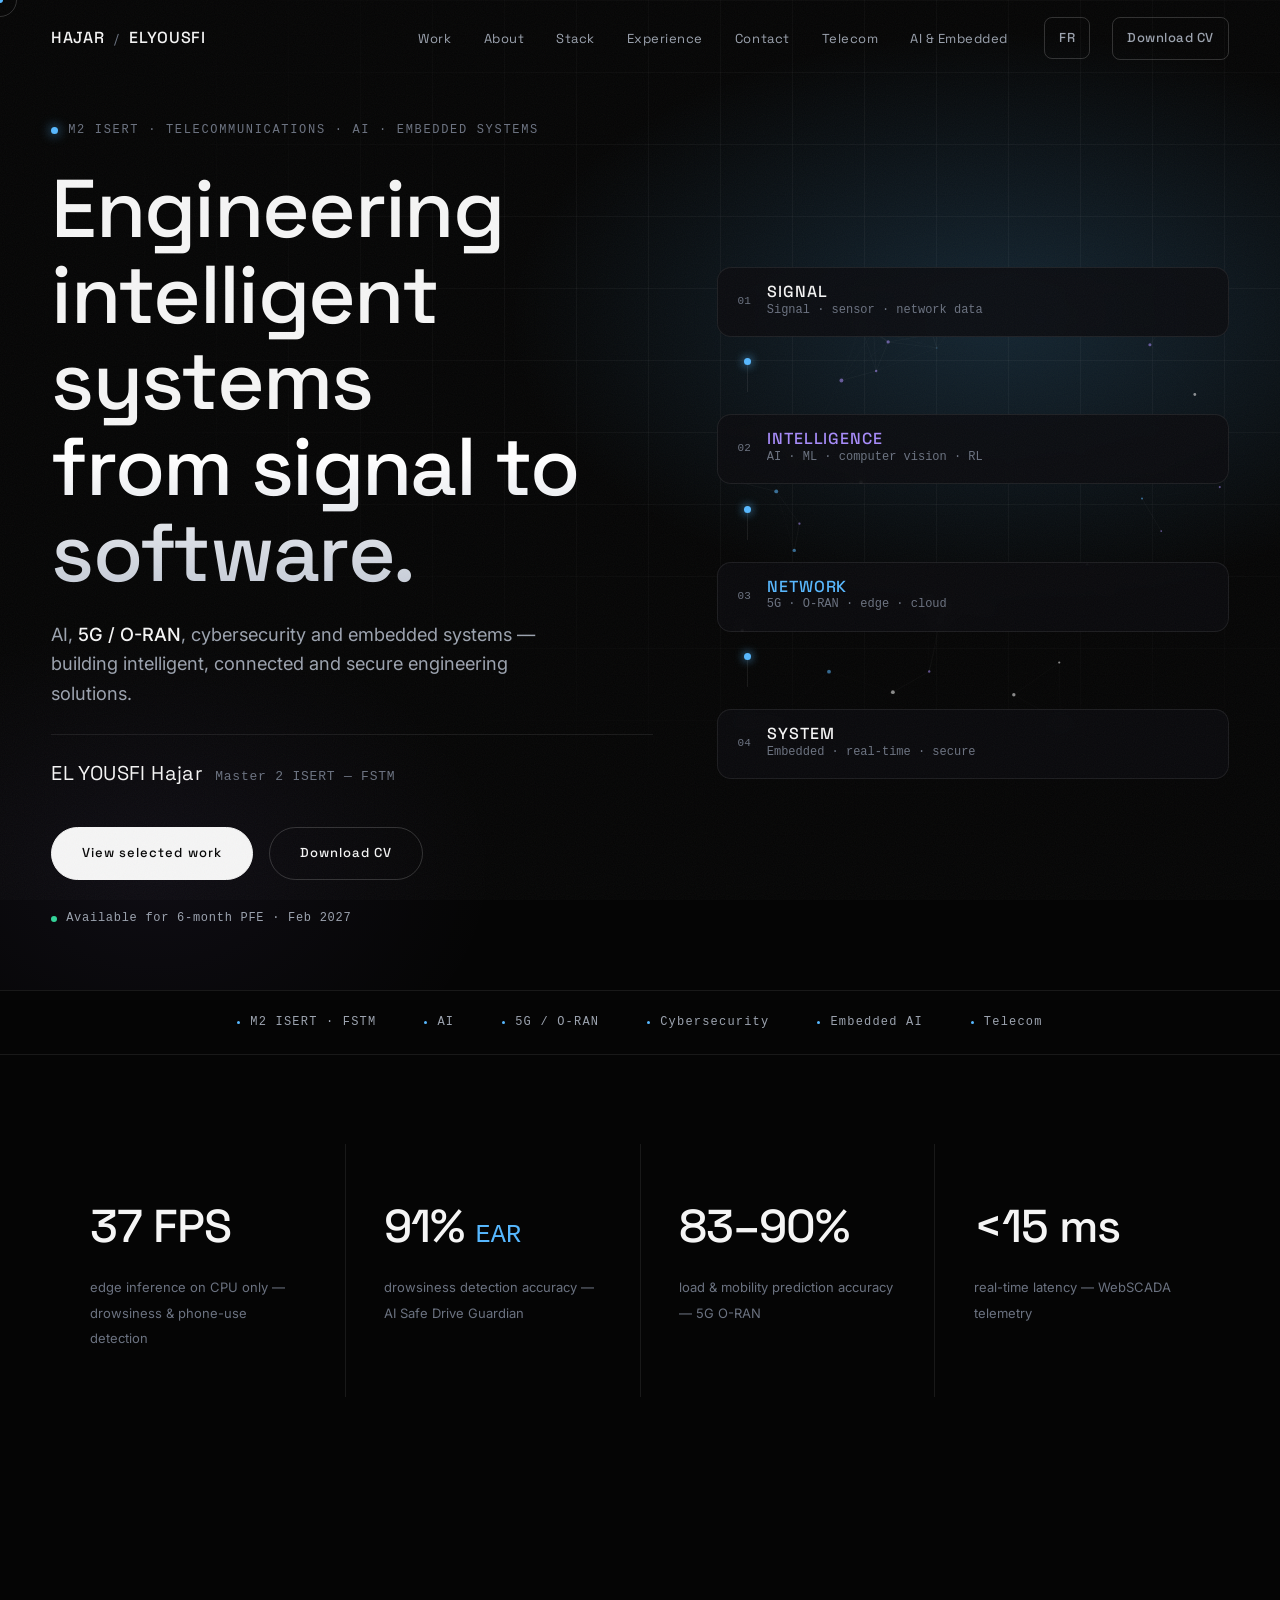
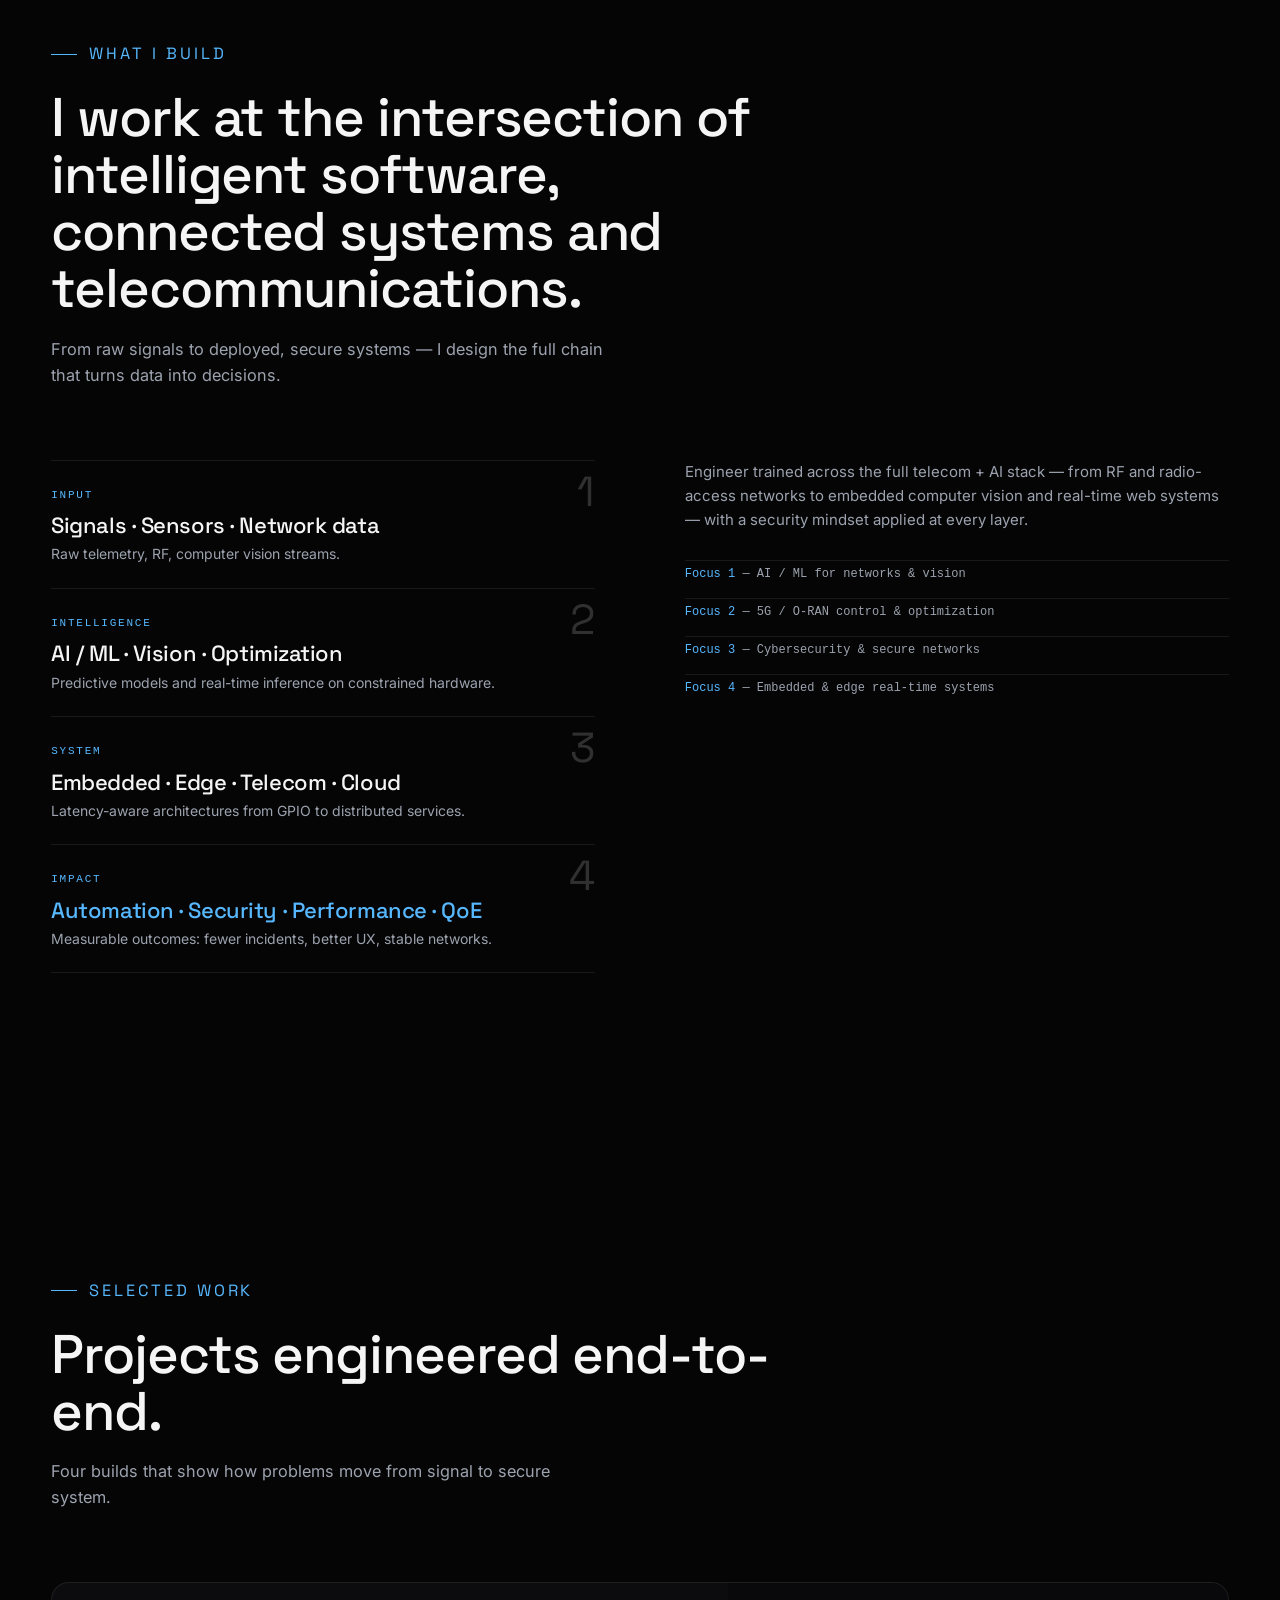
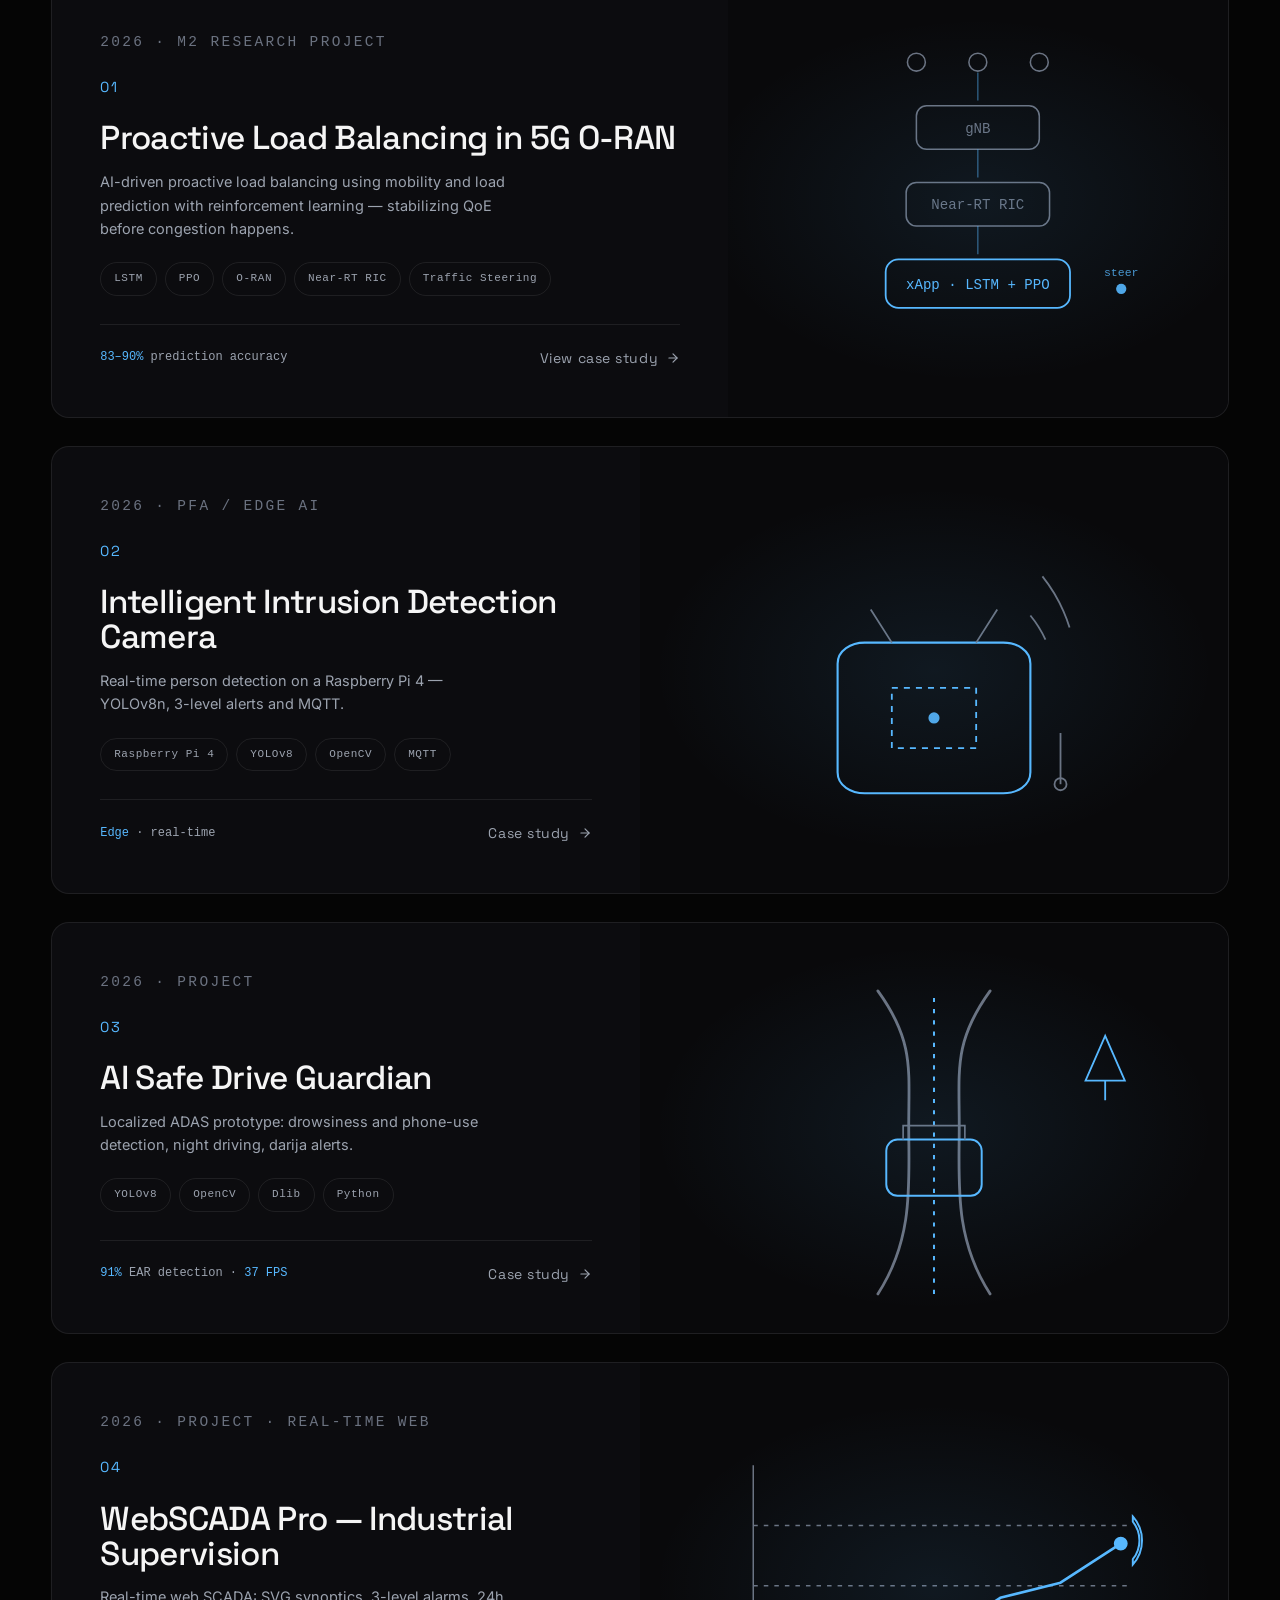
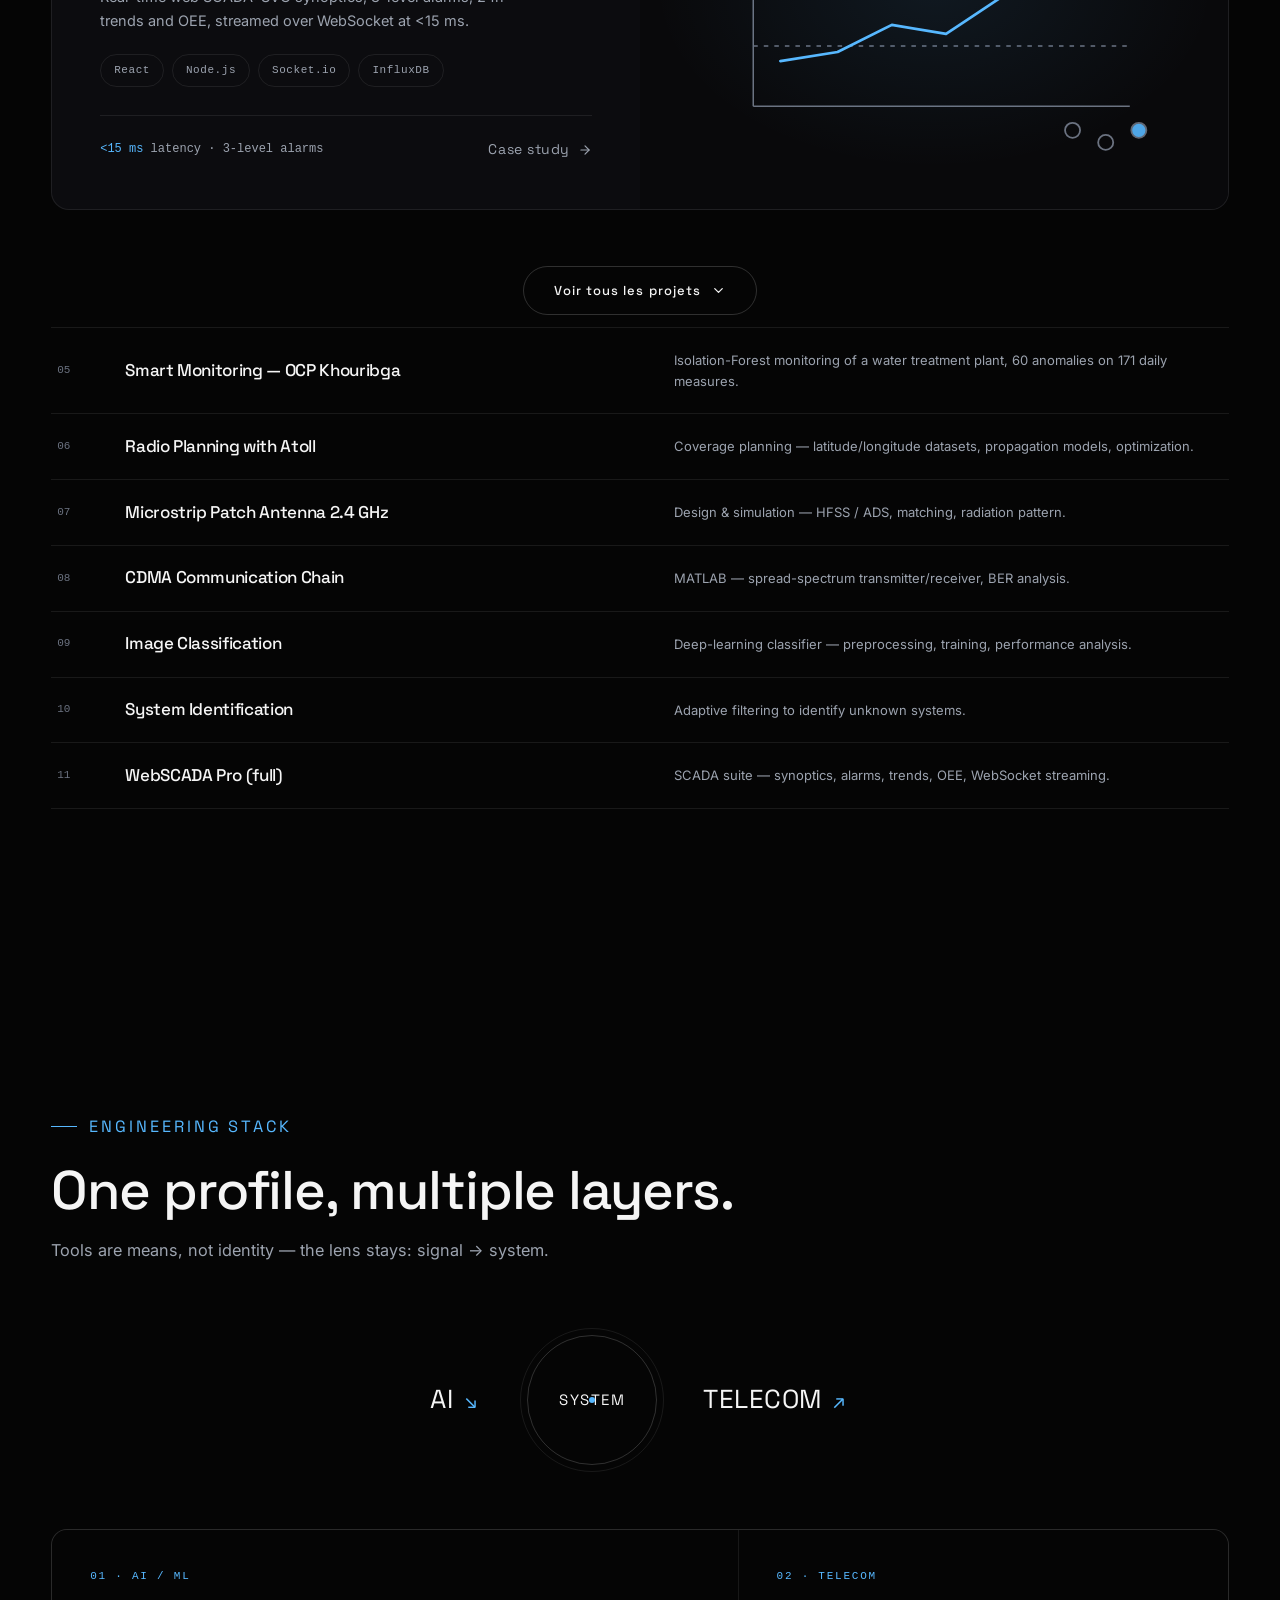
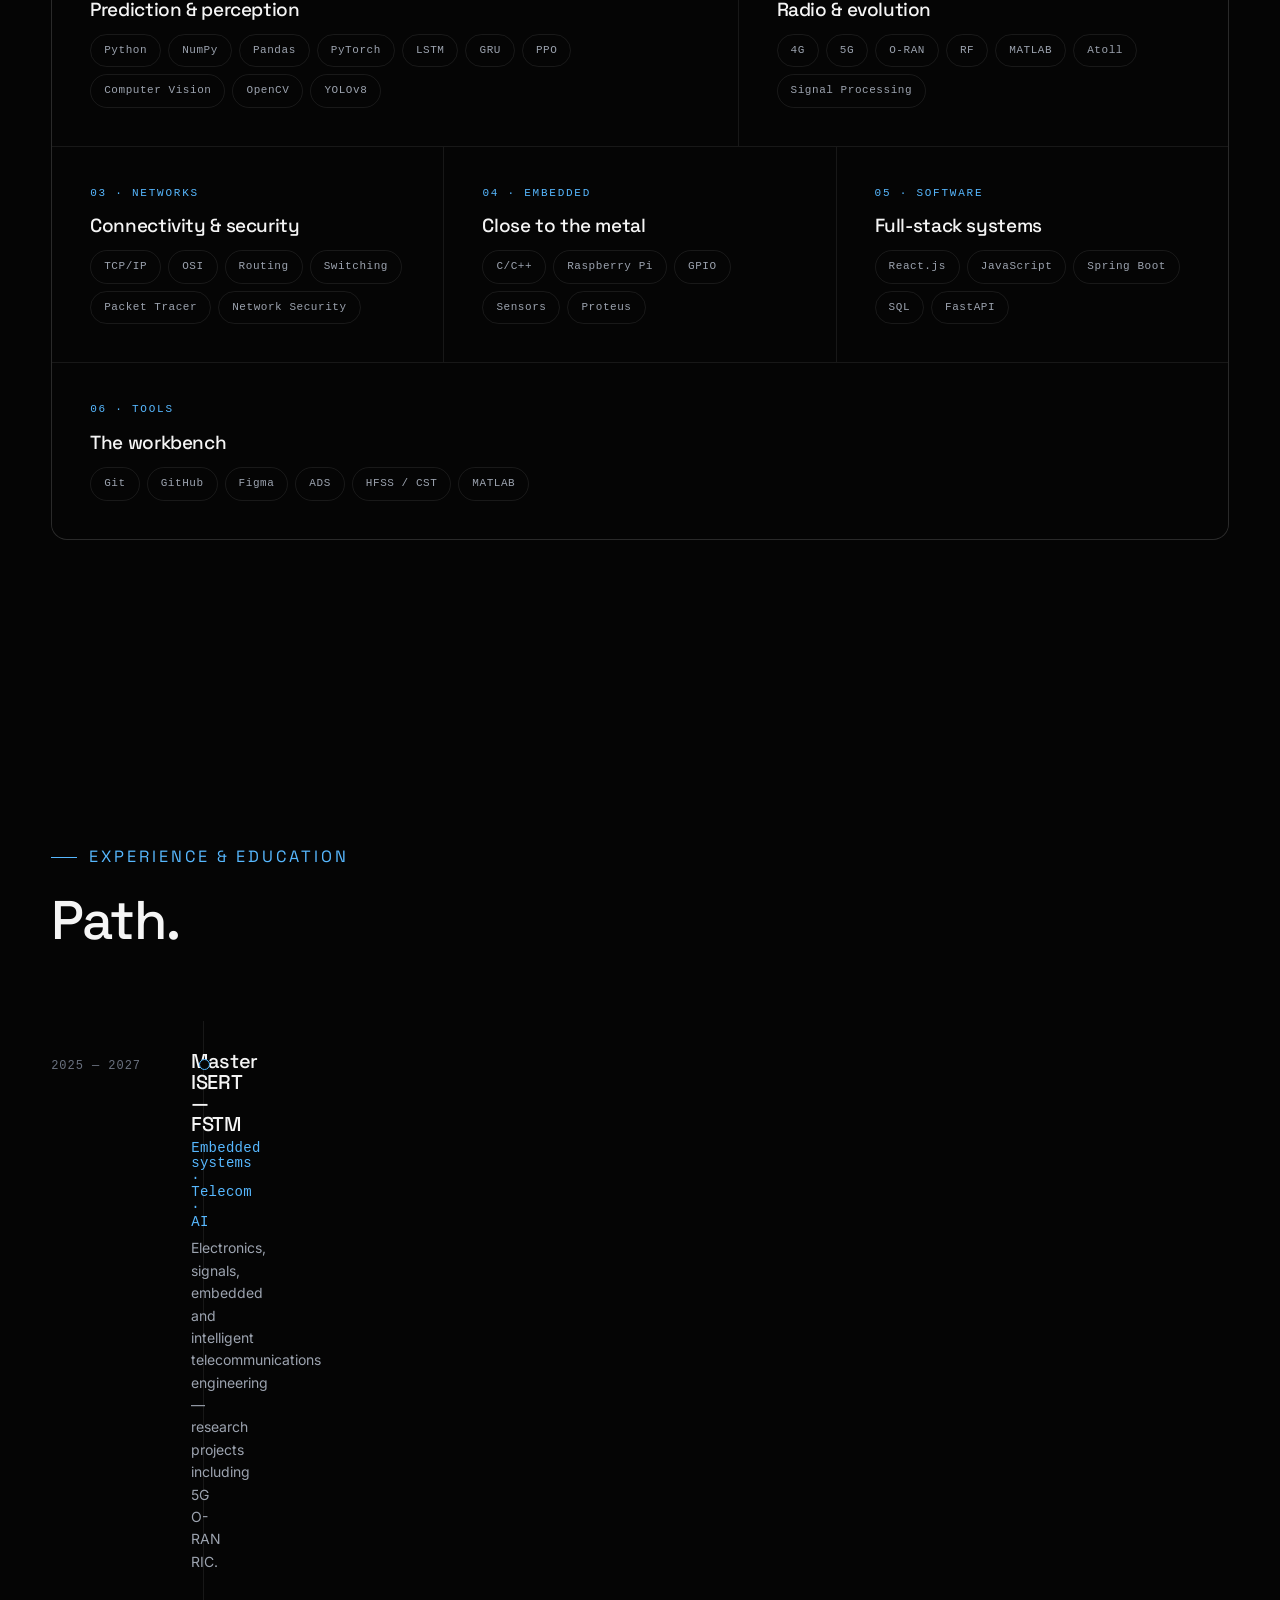
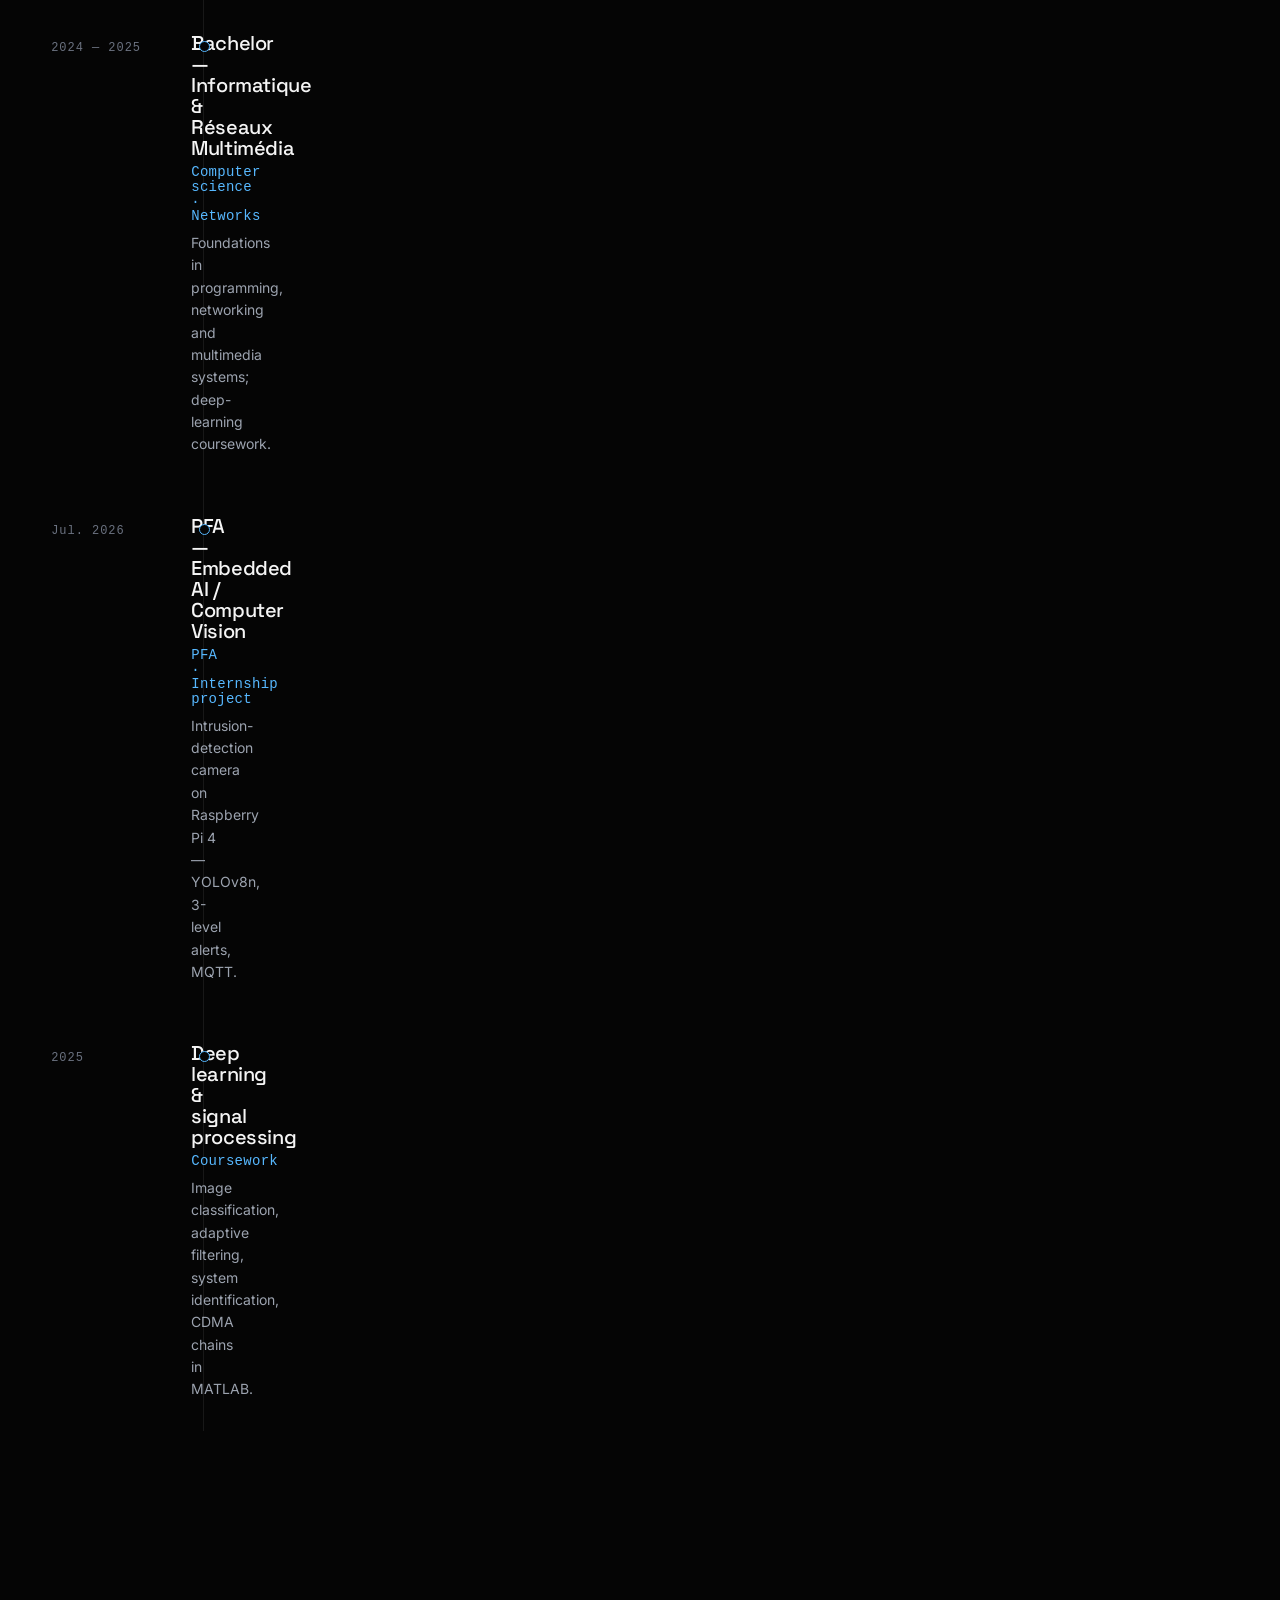
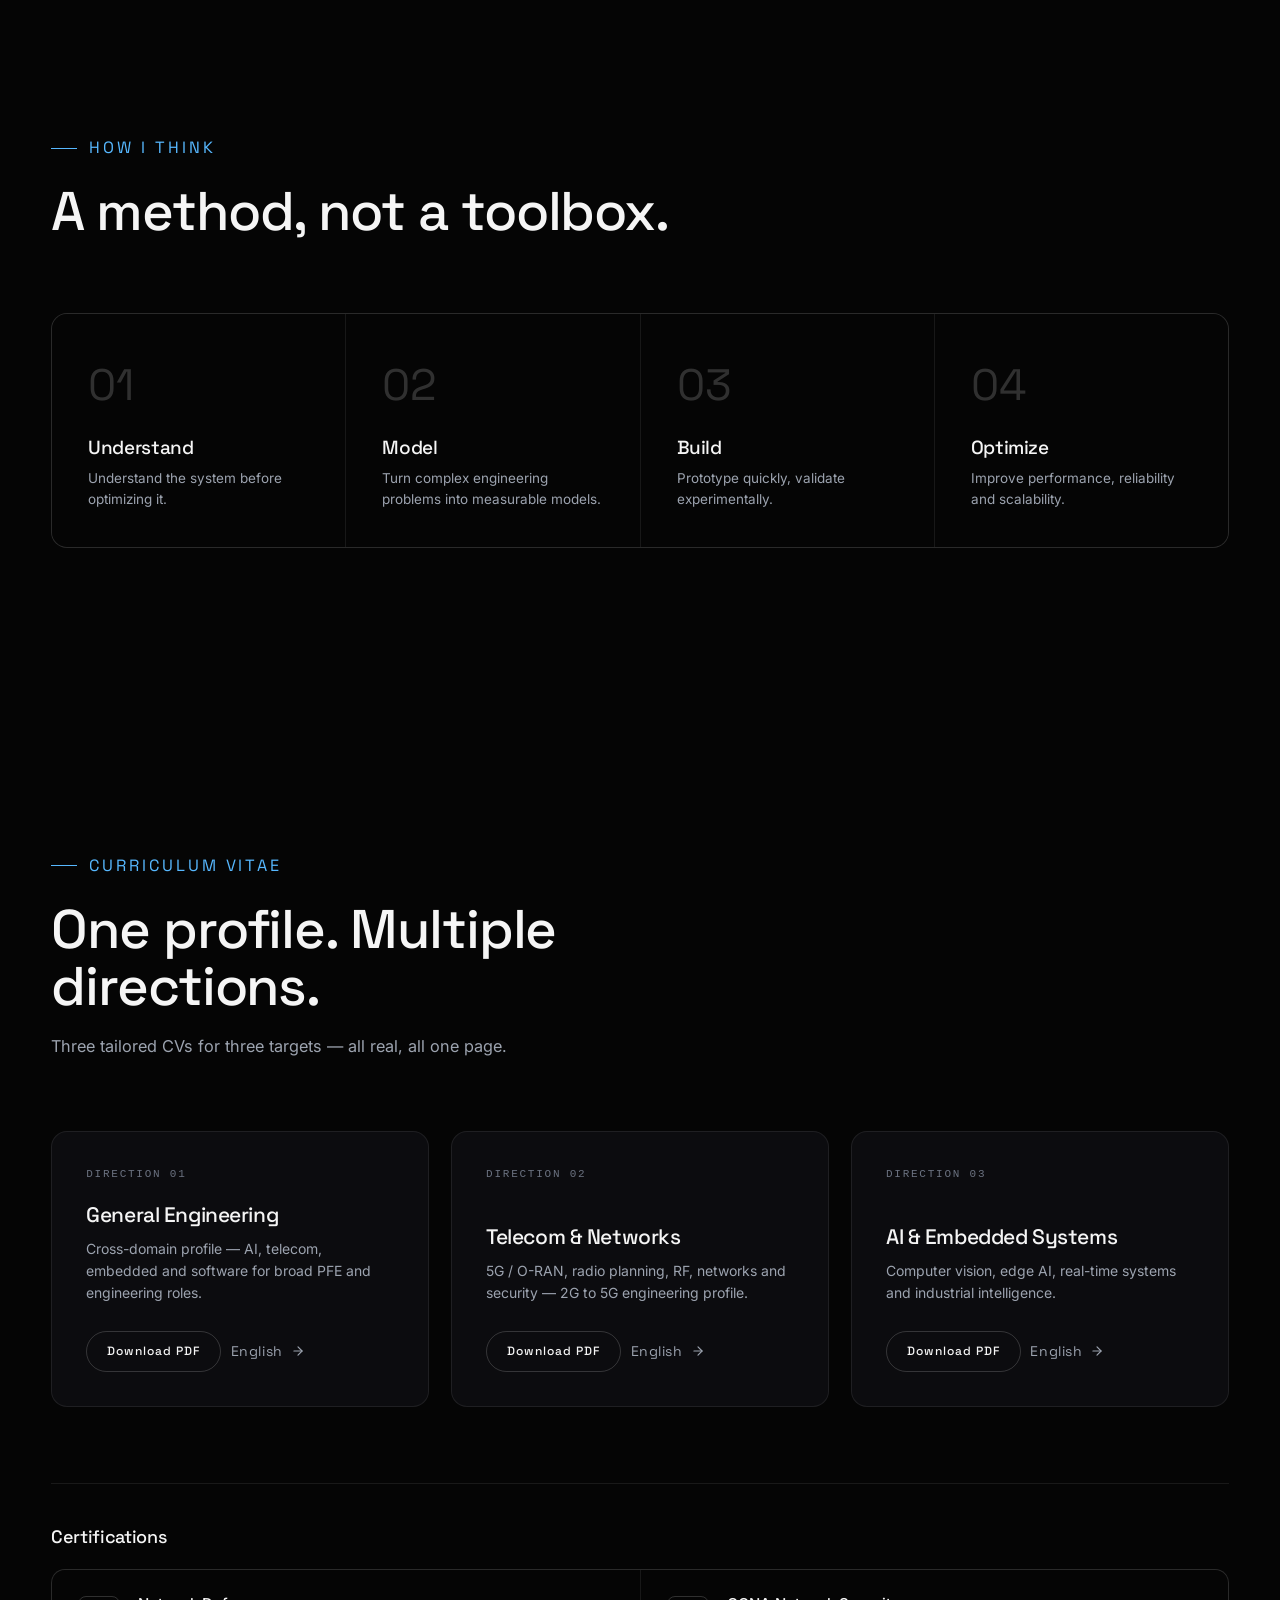
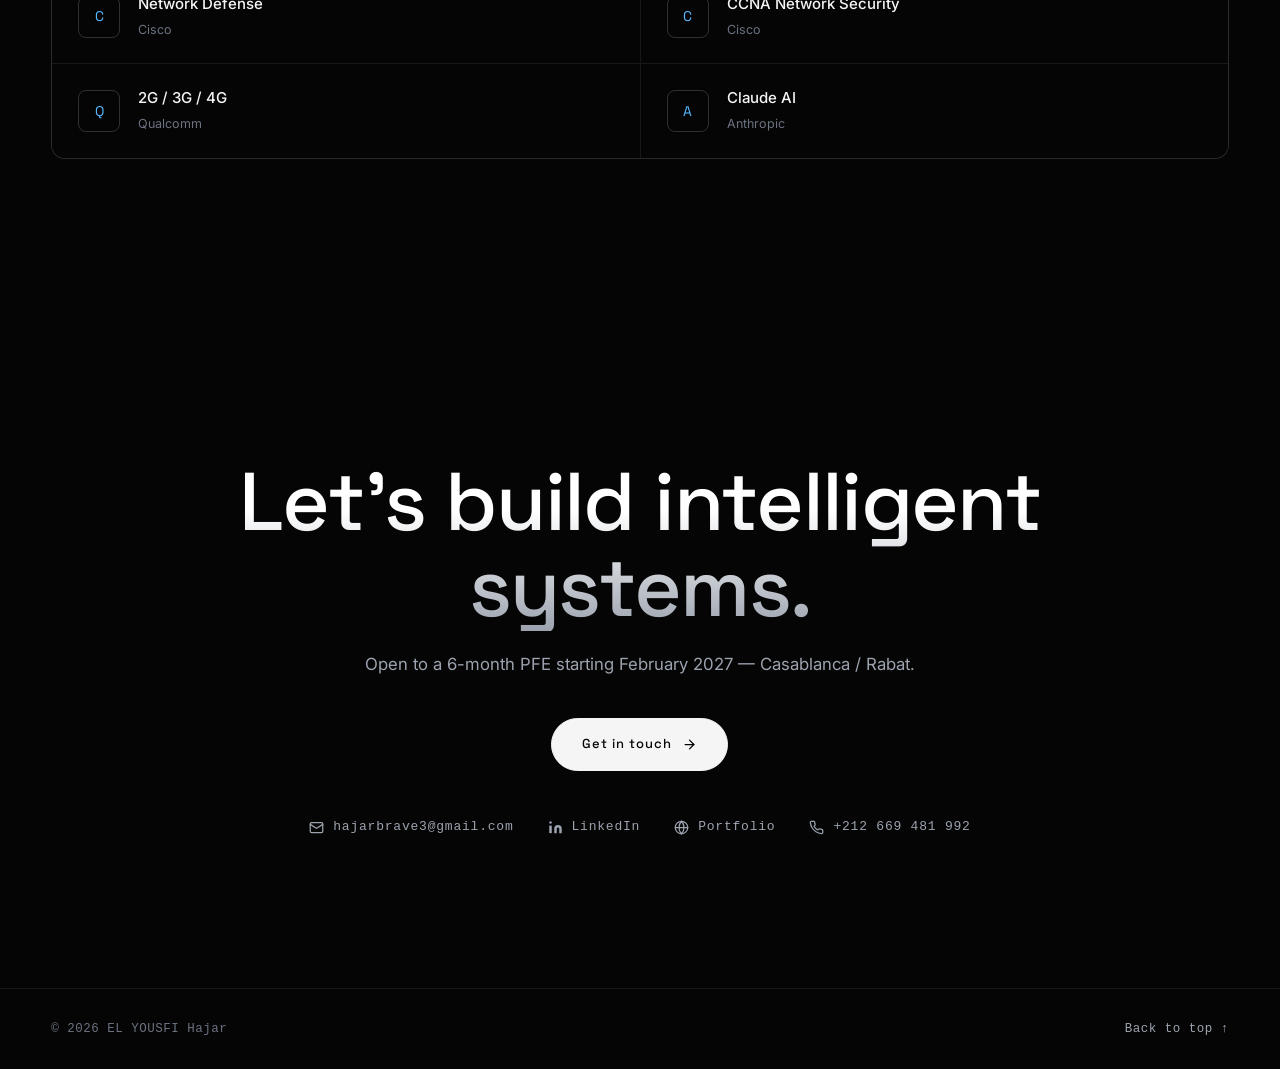
<file: index.html>
<!DOCTYPE html>
<html lang="en">
<head>
<meta charset="utf-8">
<meta name="viewport" content="width=device-width, initial-scale=1">
<title>EL YOUSFI Hajar — AI · Telecom · Embedded Systems | M2 ISERT</title>
<meta name="description" content="EL YOUSFI Hajar — M2 ISERT engineer at the intersection of AI, 5G/O-RAN, telecommunications, cybersecurity and embedded systems. Open to a 6-month PFE starting February 2027.">
<meta name="author" content="EL YOUSFI Hajar">
<meta property="og:title" content="EL YOUSFI Hajar — AI · Telecom · Embedded Systems">
<meta property="og:description" content="Engineering intelligent systems from signal to software — AI, 5G/O-RAN, cybersecurity, computer vision and embedded systems. M2 ISERT, FSTM.">
<meta property="og:type" content="profile">
<meta property="og:url" content="https://hajar-mythos7.github.io/">
<meta name="twitter:card" content="summary">
<meta name="twitter:title" content="EL YOUSFI Hajar — AI · Telecom · Embedded Systems">
<meta name="theme-color" content="#050505">
<link rel="icon" href="data:image/svg+xml,%3Csvg xmlns='http://www.w3.org/2000/svg' viewBox='0 0 64 64'%3E%3Crect width='64' height='64' rx='14' fill='%23050505'/%3E%3Ctext x='32' y='44' font-family='Arial' font-weight='700' font-size='34' text-anchor='middle' fill='%2357b8ff'%3EH%3C/text%3E%3C/svg%3E">
<link rel="preconnect" href="https://fonts.googleapis.com">
<link rel="preconnect" href="https://fonts.gstatic.com" crossorigin>
<link href="https://fonts.googleapis.com/css2?family=Space+Grotesk:wght@400;500&family=Inter:wght@400;500&display=swap" rel="stylesheet">
<link rel="stylesheet" href="css/style.css">
<script type="application/ld+json">
  {
    "@context": "https://schema.org",
    "@type": "Person",
    "name": "EL YOUSFI Hajar",
    "givenName": "Hajar",
    "familyName": "EL YOUSFI",
    "jobTitle": "Telecommunications & AI Engineer — M2 ISERT",
    "description": "Embedded, computer vision and 5G/O-RAN research engineer. Open to a 6-month PFE starting February 2027.",
    "email": "mailto:hajarbrave3@gmail.com",
    "telephone": "+212669481992",
    "url": "https://hajar-mythos7.github.io/",
    "sameAs": [
      "https://hajar-mythos7.github.io/",
      "https://www.linkedin.com/in/hajar-elyousfi"
    ],
    "alumniOf": { "@type": "University", "name": "FSTM — Faculté des Sciences et Techniques de Mohammedia" }
  }
</script>
<script type="application/ld+json">
  {
    "@context": "https://schema.org",
    "@type": "WebSite",
    "name": "EL YOUSFI Hajar — Portfolio",
    "url": "https://hajar-mythos7.github.io/"
  }
</script>
</head>
<body>

<a href="#work" class="skip-link" style="position:absolute;left:-9999px">Skip to content</a>

<nav class="nav" id="nav" aria-label="Primary">
  <div class="container nav-inner">
    <a class="brand" href="index.html"><b>HAJAR</b><span>/</span><b>ELYOUSFI</b></a>
    <ul class="nav-links">
      <li><a href="#work">Work</a></li>
      <li><a href="#about">About</a></li>
      <li><a href="#stack">Stack</a></li>
      <li><a href="#experience">Experience</a></li>
      <li><a href="#contact">Contact</a></li>
      <li><a href="telecom.html">Telecom</a></li>
      <li><a href="ia.html">AI &amp; Embedded</a></li>
      <li><a class="btn btn--ghost btn--sm nav-cta lang-switch" href="index-fr.html" lang="fr" title="Version française">FR</a></li>
      <li><a class="btn btn--ghost btn--sm nav-cta magnetic" href="assets/cv/Elyousfi_Hajar_CV_Generaliste_2027.pdf" target="_blank" rel="noopener">Download CV</a></li>
    </ul>
    <button class="nav-toggle" aria-label="Toggle menu" aria-expanded="false">
      <span></span><span></span><span></span>
    </button>
  </div>
</nav>

<header class="hero">
  <div class="hero-grid-bg" aria-hidden="true"></div>
  <div class="container hero-inner">
    <div>
      <p class="hero-tag">M2 ISERT &middot; TELECOMMUNICATIONS &middot; AI &middot; EMBEDDED SYSTEMS</p>
      <h1>Engineering intelligent systems<br><span class="grad">from signal to software.</span></h1>
      <p class="hero-sub">AI, <strong>5G / O-RAN</strong>, cybersecurity and embedded systems — building intelligent, connected and secure engineering solutions.</p>
      <div class="hero-id">
        <span class="h-name">EL YOUSFI Hajar</span>
        <span class="h-role">Master 2 ISERT — FSTM</span>
      </div>
      <div class="hero-cta">
        <a class="btn btn--solid magnetic" href="#work">View selected work</a>
        <a class="btn btn--ghost magnetic" href="assets/cv/Elyousfi_Hajar_CV_Generaliste_2027.pdf" target="_blank" rel="noopener">Download CV</a>
      </div>
      <p class="hero-available"><i aria-hidden="true"></i> Available for 6-month PFE &middot; Feb 2027</p>
    </div>

    <div class="hero-visual" aria-hidden="true">
      <canvas id="heroCanvas"></canvas>
      <div class="pipeline">
        <div class="stage">
          <span class="st-num">01</span>
          <div><h3>SIGNAL</h3><p>Signal · sensor · network data</p></div>
        </div>
        <div class="stage-rail"></div>
        <div class="stage stage--ai">
          <span class="st-num">02</span>
          <div><h3>INTELLIGENCE</h3><p>AI · ML · computer vision · RL</p></div>
        </div>
        <div class="stage-rail"></div>
        <div class="stage stage--net">
          <span class="st-num">03</span>
          <div><h3>NETWORK</h3><p>5G · O-RAN · edge · cloud</p></div>
        </div>
        <div class="stage-rail"></div>
        <div class="stage stage--sys">
          <span class="st-num">04</span>
          <div><h3>SYSTEM</h3><p>Embedded · real&#8209;time · secure</p></div>
        </div>
      </div>
    </div>
  </div>
</header>

<section class="trust" aria-label="Profile highlights">
  <div class="container trust-row">
    <span>M2 ISERT · FSTM</span>
    <span>AI</span>
    <span>5G / O-RAN</span>
    <span>Cybersecurity</span>
    <span>Embedded AI</span>
    <span>Telecom</span>
  </div>
</section>

<section class="section section--tight" id="metrics" aria-label="Key metrics">
  <div class="container">
    <div class="metrics">
      <div class="metric reveal"><b>37 FPS</b><span>edge inference on CPU only — drowsiness &amp; phone-use detection</span></div>
      <div class="metric reveal"><b>91% <small>EAR</small></b><span>drowsiness detection accuracy — AI Safe Drive Guardian</span></div>
      <div class="metric reveal"><b>83–90%</b><span>load &amp; mobility prediction accuracy — 5G O-RAN</span></div>
      <div class="metric reveal"><b>&lt;15 ms</b><span>real-time latency — WebSCADA telemetry</span></div>
    </div>
  </div>
</section>

<main>
  <section class="section" id="about">
    <div class="container">
      <div class="section-head reveal">
        <p class="eyebrow">What I build</p>
        <h2>I work at the intersection of intelligent software, connected systems and telecommunications.</h2>
        <p>From raw signals to deployed, secure systems — I design the full chain that turns data into decisions.</p>
      </div>
      <div class="build-grid">
        <div class="build-model reveal is-in">
          <div class="build-node">
            <span class="bk" aria-hidden="true">1</span>
            <p class="bl">INPUT</p>
            <h3>Signals · Sensors · Network data</h3>
            <p>Raw telemetry, RF, computer vision streams.</p>
          </div>
          <div class="build-node">
            <span class="bk" aria-hidden="true">2</span>
            <p class="bl">INTELLIGENCE</p>
            <h3>AI / ML · Vision · Optimization</h3>
            <p>Predictive models and real-time inference on constrained hardware.</p>
          </div>
          <div class="build-node">
            <span class="bk" aria-hidden="true">3</span>
            <p class="bl">SYSTEM</p>
            <h3>Embedded · Edge · Telecom · Cloud</h3>
            <p>Latency-aware architectures from GPIO to distributed services.</p>
          </div>
          <div class="build-node build-node--impact">
            <span class="bk" aria-hidden="true">4</span>
            <p class="bl">IMPACT</p>
            <h3>Automation · Security · Performance · QoE</h3>
            <p>Measurable outcomes: fewer incidents, better UX, stable networks.</p>
          </div>
        </div>
        <div class="reveal">
          <p style="font-size:15px;margin-bottom:18px">Engineer trained across the full telecom + AI stack — from RF and radio-access networks to embedded computer vision and real-time web systems — with a security mindset applied at every layer.</p>
          <ul style="list-style:none;display:grid;gap:14px;margin-top:28px">
            <li class="work-impact" style="border:none;border-top:1px solid var(--line);padding-top:4px;margin-top:0"><span><b>Focus 1</b> — AI / ML for networks &amp; vision</span></li>
            <li class="work-impact" style="border:none;border-top:1px solid var(--line);padding-top:4px;margin-top:0"><span><b>Focus 2</b> — 5G / O-RAN control &amp; optimization</span></li>
            <li class="work-impact" style="border:none;border-top:1px solid var(--line);padding-top:4px;margin-top:0"><span><b>Focus 3</b> — Cybersecurity &amp; secure networks</span></li>
            <li class="work-impact" style="border:none;border-top:1px solid var(--line);padding-top:4px;margin-top:0"><span><b>Focus 4</b> — Embedded &amp; edge real-time systems</span></li>
          </ul>
        </div>
      </div>
    </div>
  </section>

  <section class="section" id="work">
    <div class="container">
      <div class="section-head reveal">
        <p class="eyebrow">Selected work</p>
        <h2>Projects engineered end-to-end.</h2>
        <p>Four builds that show how problems move from signal to secure system.</p>
      </div>

      <div class="work-grid">
        <article class="work-card work-card--featured reveal" style="--i:0">
          <div class="work-body">
            <p class="work-meta">2026 · M2 RESEARCH PROJECT</p>
            <p class="work-num">01</p>
            <h3>Proactive Load Balancing in 5G O-RAN</h3>
            <p>AI-driven proactive load balancing using mobility and load prediction with reinforcement learning — stabilizing QoE before congestion happens.</p>
            <div class="work-tech">
              <span class="chip">LSTM</span><span class="chip">PPO</span><span class="chip">O-RAN</span><span class="chip">Near-RT RIC</span><span class="chip">Traffic Steering</span>
            </div>
            <div class="work-impact">
              <span><b>83–90%</b> prediction accuracy</span>
              <a class="text-link" href="case-studies/o-ran.html">View case study <svg viewBox="0 0 24 24" fill="none" stroke="currentColor" stroke-width="2" stroke-linecap="round" stroke-linejoin="round"><path d="M5 12h14"/><path d="m12 5 7 7-7 7"/></svg></a>
            </div>
          </div>
          <div class="work-visual" aria-hidden="true">
            <svg viewBox="0 0 320 260" fill="none" xmlns="http://www.w3.org/2000/svg">
              <line x1="160" y1="30" x2="160" y2="52" stroke="var(--accent)" stroke-opacity="0.5" stroke-width="1"/>
              <g class="vg" stroke="var(--dim)" stroke-width="1.2">
                <circle cx="112" cy="22" r="7"/><circle cx="160" cy="22" r="7"/><circle cx="208" cy="22" r="7"/>
              </g>
              <rect class="vg" x="112" y="56" width="96" height="34" rx="8" stroke-width="1.2"/>
              <text x="160" y="77" text-anchor="middle" fill="var(--dim)" font-family="monospace" font-size="11">gNB</text>
              <line x1="160" y1="90" x2="160" y2="112" stroke="var(--accent)" stroke-opacity="0.5" stroke-width="1"/>
              <rect class="vg" x="104" y="116" width="112" height="34" rx="8" stroke-width="1.2"/>
              <text x="160" y="137" text-anchor="middle" fill="var(--dim)" font-family="monospace" font-size="11">Near-RT RIC</text>
              <line x1="160" y1="150" x2="160" y2="172" stroke="var(--accent)" stroke-opacity="0.5" stroke-width="1"/>
              <rect x="88" y="176" width="144" height="38" rx="10" stroke="var(--accent)" stroke-width="1.4"/>
              <text x="160" y="199" text-anchor="middle" fill="var(--accent)" font-family="monospace" font-size="11">xApp · LSTM + PPO</text>
              <circle cx="272" cy="199" r="4" fill="var(--accent)" opacity="0.9"/>
              <text x="272" y="189" text-anchor="middle" fill="var(--accent)" font-family="monospace" font-size="9" opacity="0.8">steer</text>
            </svg>
          </div>
        </article>

        <article class="work-card reveal" style="--i:1">
          <div class="work-body">
            <p class="work-meta">2026 · PFA / EDGE AI</p>
            <p class="work-num">02</p>
            <h3>Intelligent Intrusion Detection Camera</h3>
            <p>Real-time person detection on a Raspberry Pi 4 — YOLOv8n, 3-level alerts and MQTT.</p>
            <div class="work-tech">
              <span class="chip">Raspberry Pi 4</span><span class="chip">YOLOv8</span><span class="chip">OpenCV</span><span class="chip">MQTT</span>
            </div>
            <div class="work-impact">
              <span><b>Edge</b> · real-time</span>
              <a class="text-link" href="case-studies/intrusion-camera.html">Case study <svg viewBox="0 0 24 24" fill="none" stroke="currentColor" stroke-width="2" stroke-linecap="round" stroke-linejoin="round"><path d="M5 12h14"/><path d="m12 5 7 7-7 7"/></svg></a>
            </div>
          </div>
          <div class="work-visual" aria-hidden="true">
            <svg viewBox="0 0 320 240" fill="none" xmlns="http://www.w3.org/2000/svg">
              <path class="vf" stroke="var(--accent)" stroke-width="1.4" d="M96 116c0-9 9-14 18-14h92c9 0 18 5 18 14v72c0 9-9 14-18 14h-92c-9 0-18-5-18-14z"/>
              <path class="vg" stroke="var(--dim)" stroke-width="1.2" d="M132 102l-14-22M188 102l14-22"/>
              <g class="vg" stroke="var(--dim)" stroke-width="1.2">
                <path d="M224 84a74 74 0 0 1 10 16M232 58a104 104 0 0 1 18 34"/>
              </g>
              <rect class="vf" stroke="var(--accent)" stroke-width="1.2" x="132" y="132" width="56" height="40" stroke-dasharray="4 4"/>
              <circle class="vf" cx="160" cy="152" r="3" stroke-width="1.4" fill="var(--accent)" opacity="0.9"/>
              <circle class="vg" cx="244" cy="196" r="4" stroke-width="1.2"/>
              <path class="vg" stroke="var(--dim)" stroke-width="1.2" d="M244 196v-34"/>
            </svg>
          </div>
        </article>

        <article class="work-card reveal" style="--i:2">
          <div class="work-body">
            <p class="work-meta">2026 · PROJECT</p>
            <p class="work-num">03</p>
            <h3>AI Safe Drive Guardian</h3>
            <p>Localized ADAS prototype: drowsiness and phone-use detection, night driving, darija alerts.</p>
            <div class="work-tech">
              <span class="chip">YOLOv8</span><span class="chip">OpenCV</span><span class="chip">Dlib</span><span class="chip">Python</span>
            </div>
            <div class="work-impact">
              <span><b>91%</b> EAR detection · <b>37 FPS</b></span>
              <a class="text-link" href="case-studies/ai-safe-drive.html">Case study <svg viewBox="0 0 24 24" fill="none" stroke="currentColor" stroke-width="2" stroke-linecap="round" stroke-linejoin="round"><path d="M5 12h14"/><path d="m12 5 7 7-7 7"/></svg></a>
            </div>
          </div>
          <div class="work-visual" aria-hidden="true">
            <svg viewBox="0 0 320 240" fill="none" xmlns="http://www.w3.org/2000/svg">
              <path class="vg" stroke="var(--dim)" stroke-width="2" stroke-linecap="round" d="M120 238c26-40 22-80 22-120s4-60-22-96"/>
              <path class="vg" stroke="var(--dim)" stroke-width="2" stroke-linecap="round" d="M200 238c-26-40-22-80-22-120s-4-60 22-96"/>
              <path class="vf" stroke="var(--accent)" stroke-width="1.4" stroke-dasharray="3 5" d="M160 238V22"/>
              <rect class="vf" stroke="var(--accent)" stroke-width="1.4" x="126" y="128" width="68" height="40" rx="8"/>
              <path class="vg" stroke="var(--dim)" stroke-width="1.2" d="M138 128v-10h44v10"/>
              <polygon class="vf" stroke="var(--accent)" stroke-width="1.3" fill="none" points="282,54 268,86 296,86"/>
              <line class="vf" stroke="var(--accent)" stroke-width="1.3" x1="282" y1="86" x2="282" y2="100"/>
            </svg>
          </div>
        </article>

        <article class="work-card work-card--wide reveal" style="--i:3">
          <div class="work-body">
            <p class="work-meta">2026 · PROJECT · REAL-TIME WEB</p>
            <p class="work-num">04</p>
            <h3>WebSCADA Pro — Industrial Supervision</h3>
            <p>Real-time web SCADA: SVG synoptics, 3-level alarms, 24h trends and OEE, streamed over WebSocket at &lt;15 ms.</p>
            <div class="work-tech">
              <span class="chip">React</span><span class="chip">Node.js</span><span class="chip">Socket.io</span><span class="chip">InfluxDB</span>
            </div>
            <div class="work-impact">
              <span><b>&lt;15 ms</b> latency · 3-level alarms</span>
              <a class="text-link" href="case-studies/webscada.html">Case study <svg viewBox="0 0 24 24" fill="none" stroke="currentColor" stroke-width="2" stroke-linecap="round" stroke-linejoin="round"><path d="M5 12h14"/><path d="m12 5 7 7-7 7"/></svg></a>
            </div>
          </div>
          <div class="work-visual" aria-hidden="true">
            <svg viewBox="0 0 320 240" fill="none" xmlns="http://www.w3.org/2000/svg">
              <g class="vg" stroke="var(--dim)" stroke-width="1">
                <line x1="40" y1="40" x2="40" y2="200"/><line x1="40" y1="200" x2="290" y2="200"/>
                <line x1="40" y1="160" x2="290" y2="160" stroke-dasharray="3 4"/>
                <line x1="40" y1="120" x2="290" y2="120" stroke-dasharray="3 4"/>
                <line x1="40" y1="80" x2="290" y2="80" stroke-dasharray="3 4"/>
              </g>
              <polyline class="vf" stroke="var(--accent)" stroke-width="1.8" stroke-linecap="round" stroke-linejoin="round" points="58,170 96,164 132,146 168,152 204,128 244,118 284,92"/>
              <circle class="vf" cx="284" cy="92" r="4" fill="var(--accent)" stroke-width="1.2"/>
              <path class="vf" stroke="var(--accent)" stroke-width="1.3" d="M292 74a24 24 0 0 1 0 32v-3.6a20 20 0 0 0 0-25z"/>
              <circle class="vg" cx="296" cy="216" r="5" stroke-width="1.2" fill="var(--accent)" opacity="0.9"/>
              <circle class="vg" cx="274" cy="224" r="5" stroke-width="1.2"/>
              <circle class="vg" cx="252" cy="216" r="5" stroke-width="1.2"/>
            </svg>
          </div>
        </article>
      </div>

      <div class="work-cta reveal">
        <button class="btn btn--ghost magnetic" id="awToggle">Voir tous les projets <svg viewBox="0 0 24 24" fill="none" stroke="currentColor" stroke-width="2" stroke-linecap="round" stroke-linejoin="round"><path d="m6 9 6 6 6-6"/></svg></button>
      </div>

      <div class="allwork" id="allWork">
        <div class="aw-row reveal"><span class="aw-n">05</span><h3>Smart Monitoring — OCP Khouribga</h3><p>Isolation-Forest monitoring of a water treatment plant, 60 anomalies on 171 daily measures.</p></div>
        <div class="aw-row reveal"><span class="aw-n">06</span><h3>Radio Planning with Atoll</h3><p>Coverage planning — latitude/longitude datasets, propagation models, optimization.</p></div>
        <div class="aw-row reveal"><span class="aw-n">07</span><h3>Microstrip Patch Antenna 2.4 GHz</h3><p>Design &amp; simulation — HFSS / ADS, matching, radiation pattern.</p></div>
        <div class="aw-row reveal"><span class="aw-n">08</span><h3>CDMA Communication Chain</h3><p>MATLAB — spread-spectrum transmitter/receiver, BER analysis.</p></div>
        <div class="aw-row reveal"><span class="aw-n">09</span><h3>Image Classification</h3><p>Deep-learning classifier — preprocessing, training, performance analysis.</p></div>
        <div class="aw-row reveal"><span class="aw-n">10</span><h3>System Identification</h3><p>Adaptive filtering to identify unknown systems.</p></div>
        <div class="aw-row reveal"><span class="aw-n">11</span><h3>WebSCADA Pro (full)</h3><p>SCADA suite — synoptics, alarms, trends, OEE, WebSocket streaming.</p></div>
      </div>
    </div>
  </section>

  <section class="section" id="stack">
    <div class="container">
      <div class="section-head reveal">
        <p class="eyebrow">Engineering stack</p>
        <h2>One profile, multiple layers.</h2>
        <p>Tools are means, not identity — the lens stays: signal → system.</p>
      </div>

      <div class="stack-orbit reveal" aria-hidden="true">
        <span class="so-node">AI <span>↘</span></span>
        <span class="so-core">SYSTEM<i></i></span>
        <span class="so-node">TELECOM <span>↗</span></span>
      </div>

      <div class="stack-grid">
        <div class="stack-cell stack-cell--big reveal" style="--i:0">
          <p class="sc-tag">01 · AI / ML</p>
          <h3>Prediction &amp; perception</h3>
          <div class="sc-items">
            <span class="chip">Python</span><span class="chip">NumPy</span><span class="chip">Pandas</span><span class="chip">PyTorch</span><span class="chip">LSTM</span><span class="chip">GRU</span><span class="chip">PPO</span><span class="chip">Computer Vision</span><span class="chip">OpenCV</span><span class="chip">YOLOv8</span>
          </div>
        </div>
        <div class="stack-cell stack-cell--mid reveal" style="--i:1">
          <p class="sc-tag">02 · TELECOM</p>
          <h3>Radio &amp; evolution</h3>
          <div class="sc-items">
            <span class="chip">4G</span><span class="chip">5G</span><span class="chip">O-RAN</span><span class="chip">RF</span><span class="chip">MATLAB</span><span class="chip">Atoll</span><span class="chip">Signal Processing</span>
          </div>
        </div>
        <div class="stack-cell stack-cell--third reveal" style="--i:2">
          <p class="sc-tag">03 · NETWORKS</p>
          <h3>Connectivity &amp; security</h3>
          <div class="sc-items">
            <span class="chip">TCP/IP</span><span class="chip">OSI</span><span class="chip">Routing</span><span class="chip">Switching</span><span class="chip">Packet Tracer</span><span class="chip">Network Security</span>
          </div>
        </div>
        <div class="stack-cell stack-cell--third reveal" style="--i:3">
          <p class="sc-tag">04 · EMBEDDED</p>
          <h3>Close to the metal</h3>
          <div class="sc-items">
            <span class="chip">C/C++</span><span class="chip">Raspberry Pi</span><span class="chip">GPIO</span><span class="chip">Sensors</span><span class="chip">Proteus</span>
          </div>
        </div>
        <div class="stack-cell stack-cell--third reveal" style="--i:4">
          <p class="sc-tag">05 · SOFTWARE</p>
          <h3>Full-stack systems</h3>
          <div class="sc-items">
            <span class="chip">React.js</span><span class="chip">JavaScript</span><span class="chip">Spring Boot</span><span class="chip">SQL</span><span class="chip">FastAPI</span>
          </div>
        </div>
        <div class="stack-cell stack-cell--full reveal" style="--i:5">
          <p class="sc-tag">06 · TOOLS</p>
          <h3>The workbench</h3>
          <div class="sc-items">
            <span class="chip">Git</span><span class="chip">GitHub</span><span class="chip">Figma</span><span class="chip">ADS</span><span class="chip">HFSS / CST</span><span class="chip">MATLAB</span>
          </div>
        </div>
      </div>
    </div>
  </section>

  <section class="section" id="experience">
    <div class="container">
      <div class="section-head reveal">
        <p class="eyebrow">Experience &amp; education</p>
        <h2>Path.</h2>
      </div>
      <div class="timeline">
        <div class="tl-row reveal"><span class="tl-year">2025 — 2027</span><div class="tl-body"><h3>Master ISERT — FSTM</h3><h4>Embedded systems · Telecom · AI</h4><p>Electronics, signals, embedded and intelligent telecommunications engineering — research projects including 5G O-RAN RIC.</p></div></div>
        <div class="tl-row reveal"><span class="tl-year">2024 — 2025</span><div class="tl-body"><h3>Bachelor — Informatique &amp; Réseaux Multimédia</h3><h4>Computer science · Networks</h4><p>Foundations in programming, networking and multimedia systems; deep-learning coursework.</p></div></div>
        <div class="tl-row reveal"><span class="tl-year">Jul. 2026</span><div class="tl-body"><h3>PFA — Embedded AI / Computer Vision</h3><h4>PFA · Internship project</h4><p>Intrusion-detection camera on Raspberry Pi 4 — YOLOv8n, 3-level alerts, MQTT.</p></div></div>
        <div class="tl-row reveal"><span class="tl-year">2025</span><div class="tl-body"><h3>Deep learning &amp; signal processing</h3><h4>Coursework</h4><p>Image classification, adaptive filtering, system identification, CDMA chains in MATLAB.</p></div></div>
      </div>
    </div>
  </section>

  <section class="section" id="think">
    <div class="container">
      <div class="section-head reveal">
        <p class="eyebrow">How I think</p>
        <h2>A method, not a toolbox.</h2>
      </div>
      <div class="think-grid">
        <div class="think-cell reveal" style="--i:0"><div class="tc-n">01</div><h3>Understand</h3><p>Understand the system before optimizing it.</p></div>
        <div class="think-cell reveal" style="--i:1"><div class="tc-n">02</div><h3>Model</h3><p>Turn complex engineering problems into measurable models.</p></div>
        <div class="think-cell reveal" style="--i:2"><div class="tc-n">03</div><h3>Build</h3><p>Prototype quickly, validate experimentally.</p></div>
        <div class="think-cell reveal" style="--i:3"><div class="tc-n">04</div><h3>Optimize</h3><p>Improve performance, reliability and scalability.</p></div>
      </div>
    </div>
  </section>

  <section class="section" id="cv">
    <div class="container">
      <div class="section-head reveal">
        <p class="eyebrow">Curriculum Vitae</p>
        <h2>One profile. Multiple directions.</h2>
        <p>Three tailored CVs for three targets — all real, all one page.</p>
      </div>
      <div class="profiles">
        <div class="profile-card reveal" style="--i:0">
          <p class="pc-num">DIRECTION 01</p>
          <h3>General Engineering</h3>
          <p>Cross-domain profile — AI, telecom, embedded and software for broad PFE and engineering roles.</p>
          <div class="pc-actions">
            <a class="btn btn--ghost btn--sm magnetic" href="assets/cv/Elyousfi_Hajar_CV_Generaliste_2027.pdf" target="_blank" rel="noopener">Download PDF</a>
            <a class="text-link" href="assets/cv/Elyousfi_Hajar_CV_Generaliste_2027_EN.pdf" target="_blank" rel="noopener">English <svg viewBox="0 0 24 24" fill="none" stroke="currentColor" stroke-width="2" stroke-linecap="round" stroke-linejoin="round"><path d="M5 12h14"/><path d="m12 5 7 7-7 7"/></svg></a>
          </div>
        </div>
        <div class="profile-card reveal" style="--i:1">
          <p class="pc-num">DIRECTION 02</p>
          <h3>Telecom &amp; Networks</h3>
          <p>5G / O-RAN, radio planning, RF, networks and security — 2G to 5G engineering profile.</p>
          <div class="pc-actions">
            <a class="btn btn--ghost btn--sm magnetic" href="assets/cv/Elyousfi_Hajar_CV_Telecom_Reseaux_2027_v2_FR.pdf" target="_blank" rel="noopener">Download PDF</a>
            <a class="text-link" href="assets/cv/Elyousfi_Hajar_CV_Telecom_Reseaux_2027_v2.pdf" target="_blank" rel="noopener">English <svg viewBox="0 0 24 24" fill="none" stroke="currentColor" stroke-width="2" stroke-linecap="round" stroke-linejoin="round"><path d="M5 12h14"/><path d="m12 5 7 7-7 7"/></svg></a>
          </div>
        </div>
        <div class="profile-card reveal" style="--i:2">
          <p class="pc-num">DIRECTION 03</p>
          <h3>AI &amp; Embedded Systems</h3>
          <p>Computer vision, edge AI, real-time systems and industrial intelligence.</p>
          <div class="pc-actions">
            <a class="btn btn--ghost btn--sm magnetic" href="assets/cv/Elyousfi_Hajar_CV_AI_Systemes_Embarques_2027_v2_FR.pdf" target="_blank" rel="noopener">Download PDF</a>
            <a class="text-link" href="assets/cv/Elyousfi_Hajar_CV_AI_Systemes_Embarques_2027_v2.pdf" target="_blank" rel="noopener">English <svg viewBox="0 0 24 24" fill="none" stroke="currentColor" stroke-width="2" stroke-linecap="round" stroke-linejoin="round"><path d="M5 12h14"/><path d="m12 5 7 7-7 7"/></svg></a>
          </div>
        </div>
      </div>

      <div class="certs reveal">
        <h3>Certifications</h3>
        <div class="certs-grid">
          <div class="cert"><span class="c-mark">C</span><div><b>Network Defense</b><span>Cisco</span></div></div>
          <div class="cert"><span class="c-mark">C</span><div><b>CCNA Network Security</b><span>Cisco</span></div></div>
          <div class="cert"><span class="c-mark">Q</span><div><b>2G / 3G / 4G</b><span>Qualcomm</span></div></div>
          <div class="cert"><span class="c-mark">A</span><div><b>Claude AI</b><span>Anthropic</span></div></div>
        </div>
      </div>
    </div>
  </section>

  <section class="section contact" id="contact">
    <div class="container">
      <h2 class="reveal">Let's build intelligent systems.</h2>
      <p class="c-sub reveal">Open to a 6-month PFE starting February 2027 — Casablanca / Rabat.</p>
      <div class="hero-cta reveal" style="justify-content:center">
        <a class="btn btn--solid magnetic" href="mailto:hajarbrave3@gmail.com">Get in touch <svg viewBox="0 0 24 24" fill="none" stroke="currentColor" stroke-width="2" stroke-linecap="round" stroke-linejoin="round"><path d="M5 12h14"/><path d="m12 5 7 7-7 7"/></svg></a>
      </div>
      <div class="contact-links reveal">
        <a href="mailto:hajarbrave3@gmail.com"><svg viewBox="0 0 24 24" fill="none" stroke="currentColor" stroke-width="2" stroke-linecap="round" stroke-linejoin="round"><rect x="2" y="4" width="20" height="16" rx="2"/><path d="m22 7-8.97 5.7a1.94 1.94 0 0 1-2.06 0L2 7"/></svg>hajarbrave3@gmail.com</a>
        <a href="https://linkedin.com/in/hajar-elyousfi" target="_blank" rel="noopener"><svg viewBox="0 0 24 24" fill="currentColor"><path d="M16 8a6 6 0 0 1 6 6v7h-4v-7a2 2 0 0 0-4 0v7h-4v-7a6 6 0 0 1 6-6z"/><rect x="2" y="9" width="4" height="12"/><circle cx="4" cy="4" r="2"/></svg>LinkedIn</a>
        <a href="https://hajar-mythos7.github.io/" target="_blank" rel="noopener"><svg viewBox="0 0 24 24" fill="none" stroke="currentColor" stroke-width="2" stroke-linecap="round" stroke-linejoin="round"><circle cx="12" cy="12" r="10"/><path d="M12 2a14.5 14.5 0 0 0 0 20 14.5 14.5 0 0 0 0-20"/><path d="M2 12h20"/></svg>Portfolio</a>
        <a href="tel:+212669481992"><svg viewBox="0 0 24 24" fill="none" stroke="currentColor" stroke-width="2" stroke-linecap="round" stroke-linejoin="round"><path d="M22 16.92v3a2 2 0 0 1-2.18 2 19.79 19.79 0 0 1-8.63-3.07 19.5 19.5 0 0 1-6-6 19.79 19.79 0 0 1-3.07-8.67A2 2 0 0 1 4.11 2h3a2 2 0 0 1 2 1.72c.13.96.36 1.9.7 2.81a2 2 0 0 1-.45 2.11L8.09 9.91a16 16 0 0 0 6 6l1.27-1.27a2 2 0 0 1 2.11-.45c.91.34 1.85.57 2.81.7A2 2 0 0 1 22 16.92z"/></svg>+212 669 481 992</a>
      </div>
    </div>
  </section>
</main>

<footer class="footer">
  <div class="container footer-inner">
    <p>© 2026 EL YOUSFI Hajar</p>
    <p><a href="#top">Back to top ↑</a></p>
  </div>
</footer>

<script src="js/main.js"></script>
</body>
</html>
</file>
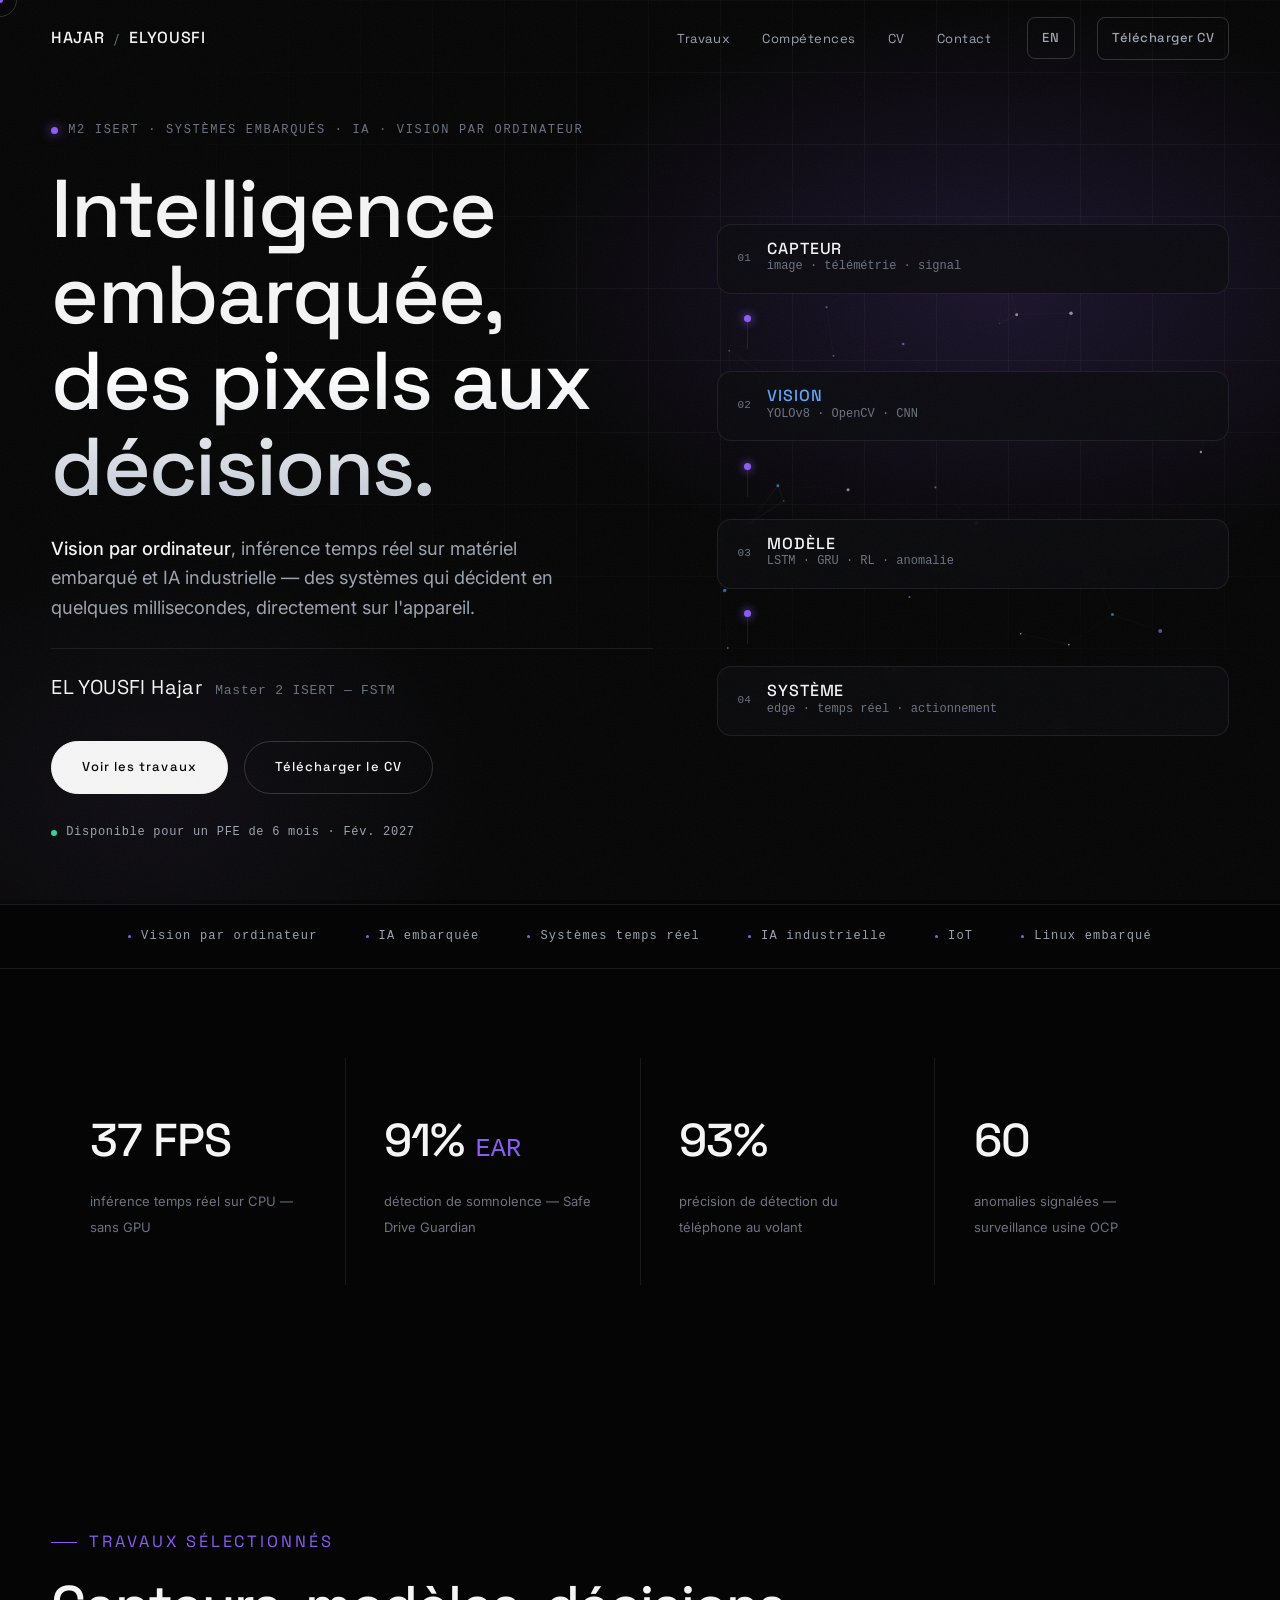
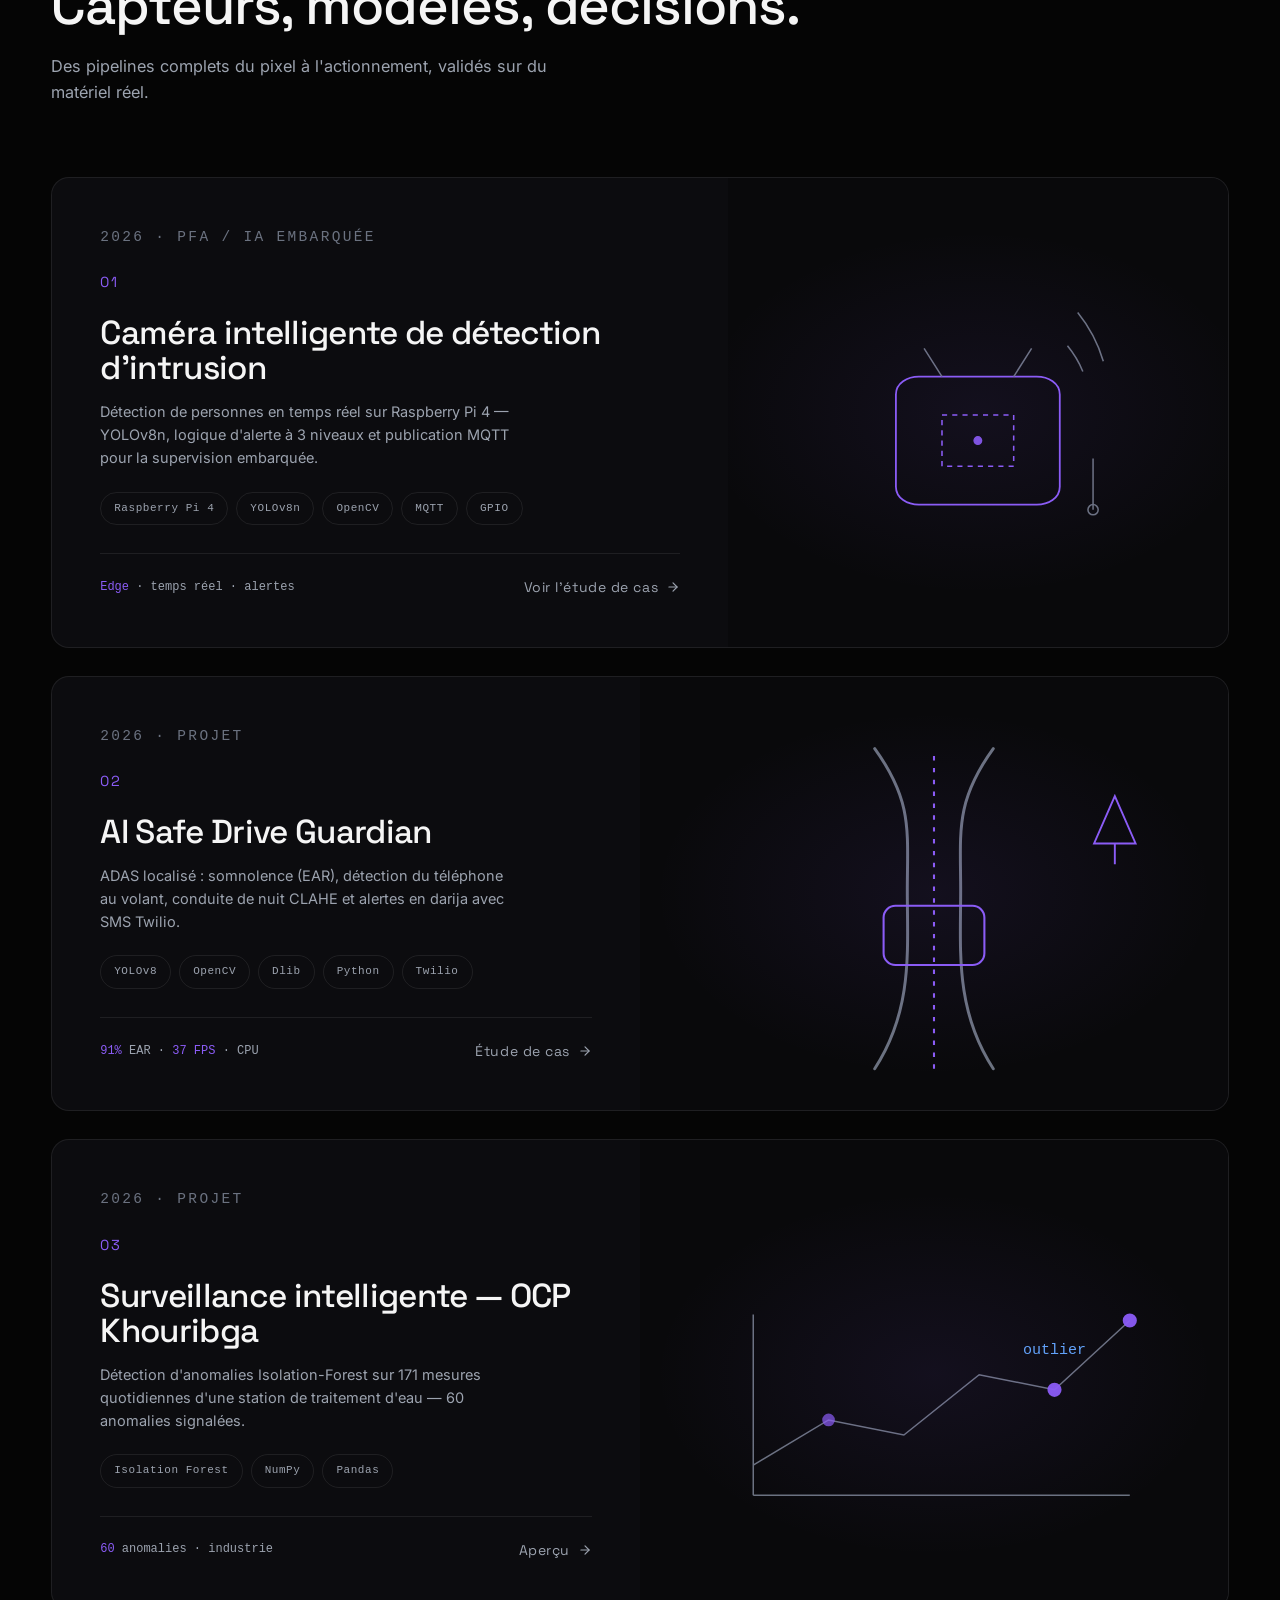
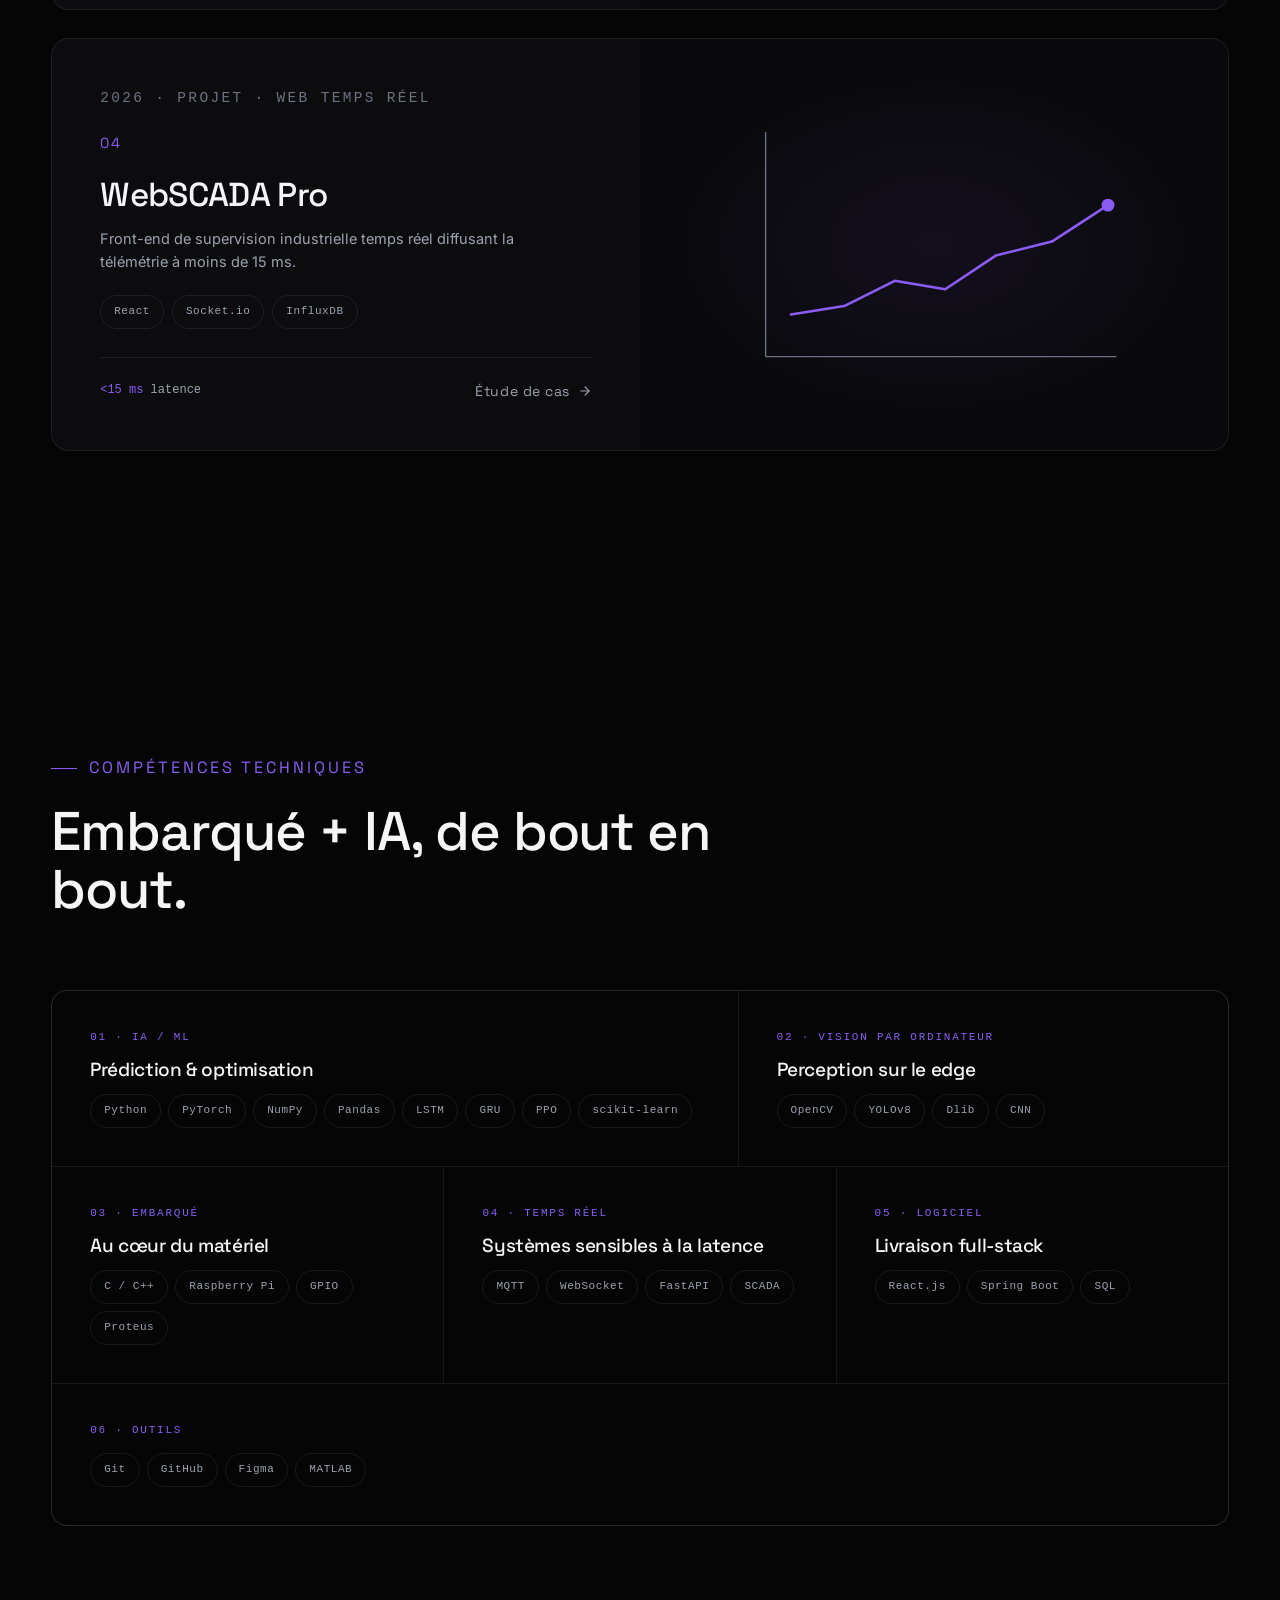
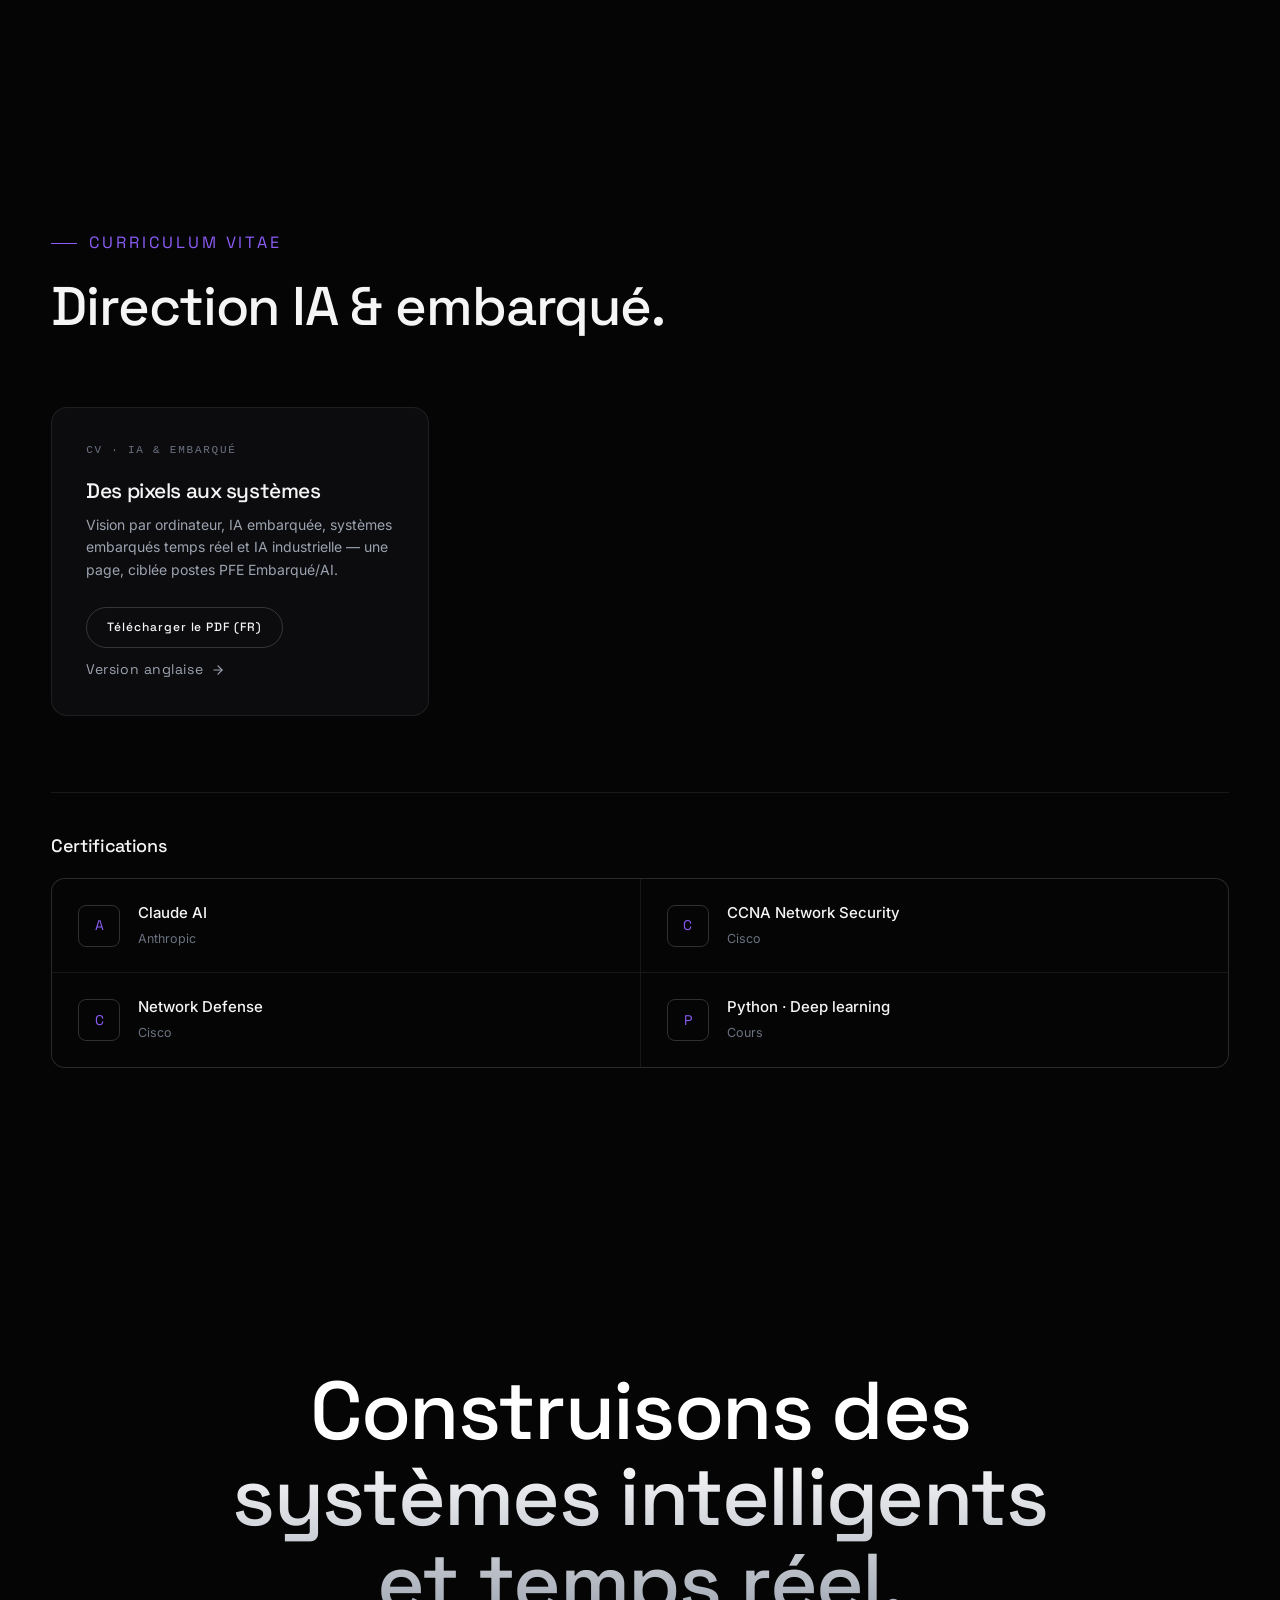
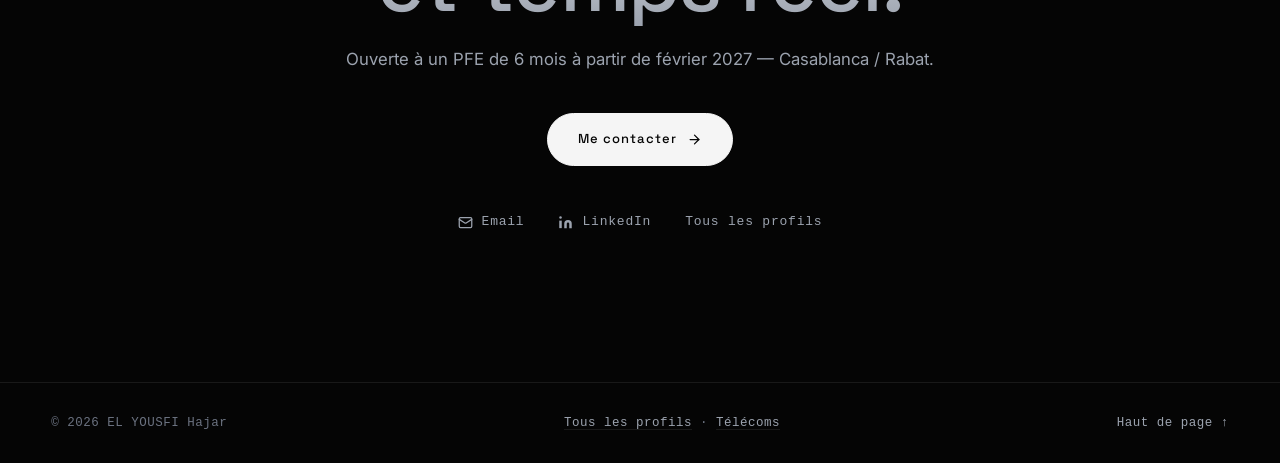
<file: ia-fr.html>
<!DOCTYPE html>
<html lang="fr">
<head>
<meta charset="utf-8">
<meta name="viewport" content="width=device-width, initial-scale=1">
<title>EL YOUSFI Hajar — IA &amp; Systèmes embarqués | Vision par ordinateur · IA embarquée</title>
<meta name="description" content="EL YOUSFI Hajar — Direction IA & Embarqué : vision par ordinateur, IA embarquée sur Raspberry Pi, systèmes temps réel et intelligence industrielle. PFE de 6 mois à partir de février 2027.">
<meta property="og:title" content="EL YOUSFI Hajar — IA & Systèmes embarqués">
<meta property="og:description" content="Vision par ordinateur, IA embarquée, systèmes temps réel — M2 ISERT, FSTM.">
<meta property="og:type" content="profile">
<meta property="og:url" content="https://hajar-mythos7.github.io/ia-fr.html">
<meta name="theme-color" content="#050505">
<link rel="alternate" hreflang="en" href="ia.html">
<link rel="preconnect" href="https://fonts.googleapis.com">
<link rel="preconnect" href="https://fonts.gstatic.com" crossorigin>
<link href="https://fonts.googleapis.com/css2?family=Space+Grotesk:wght@400;500&family=Inter:wght@400;500&display=swap" rel="stylesheet">
<link rel="stylesheet" href="css/style.css">
</head>
<body class="type-ai">

<nav class="nav" id="nav" aria-label="Navigation principale">
  <div class="container nav-inner">
    <a class="brand" href="index-fr.html"><b>HAJAR</b><span>/</span><b>ELYOUSFI</b></a>
    <ul class="nav-links">
      <li><a href="#work">Travaux</a></li>
      <li><a href="#stack">Compétences</a></li>
      <li><a href="#cv">CV</a></li>
      <li><a href="#contact">Contact</a></li>
      <li><a class="btn btn--ghost btn--sm nav-cta lang-switch" href="ia.html" lang="en" title="English version">EN</a></li>
      <li><a class="btn btn--ghost btn--sm nav-cta magnetic" href="assets/cv/Elyousfi_Hajar_CV_AI_Systemes_Embarques_2027_v2_FR.pdf" target="_blank" rel="noopener">Télécharger CV</a></li>
    </ul>
    <button class="nav-toggle" aria-label="Ouvrir le menu" aria-expanded="false">
      <span></span><span></span><span></span>
    </button>
  </div>
</nav>

<header class="hero">
  <div class="hero-grid-bg" aria-hidden="true"></div>
  <div class="container hero-inner">
    <div>
      <p class="hero-tag">M2 ISERT &middot; SYSTÈMES EMBARQUÉS &middot; IA &middot; VISION PAR ORDINATEUR</p>
      <h1>Intelligence embarquée,<br><span class="grad">des pixels aux décisions.</span></h1>
      <p class="hero-sub"><strong>Vision par ordinateur</strong>, inférence temps réel sur matériel embarqué et IA industrielle — des systèmes qui décident en quelques millisecondes, directement sur l'appareil.</p>
      <div class="hero-id">
        <span class="h-name">EL YOUSFI Hajar</span>
        <span class="h-role">Master 2 ISERT — FSTM</span>
      </div>
      <div class="hero-cta">
        <a class="btn btn--solid magnetic" href="#work">Voir les travaux</a>
        <a class="btn btn--ghost magnetic" href="assets/cv/Elyousfi_Hajar_CV_AI_Systemes_Embarques_2027_v2_FR.pdf" target="_blank" rel="noopener">Télécharger le CV</a>
      </div>
      <p class="hero-available"><i aria-hidden="true"></i> Disponible pour un PFE de 6 mois &middot; Fév. 2027</p>
    </div>

    <div class="hero-visual" aria-hidden="true">
      <canvas id="heroCanvas"></canvas>
      <div class="pipeline">
        <div class="stage">
          <span class="st-num">01</span>
          <div><h3>CAPTEUR</h3><p>image · télémétrie · signal</p></div>
        </div>
        <div class="stage-rail"></div>
        <div class="stage stage--ai">
          <span class="st-num">02</span>
          <div><h3>VISION</h3><p>YOLOv8 · OpenCV · CNN</p></div>
        </div>
        <div class="stage-rail"></div>
        <div class="stage">
          <span class="st-num">03</span>
          <div><h3>MODÈLE</h3><p>LSTM · GRU · RL · anomalie</p></div>
        </div>
        <div class="stage-rail"></div>
        <div class="stage stage--sys">
          <span class="st-num">04</span>
          <div><h3>SYSTÈME</h3><p>edge · temps réel · actionnement</p></div>
        </div>
      </div>
    </div>
  </div>
</header>

<section class="trust" aria-label="Points forts du profil">
  <div class="container trust-row">
    <span>Vision par ordinateur</span>
    <span>IA embarquée</span>
    <span>Systèmes temps réel</span>
    <span>IA industrielle</span>
    <span>IoT</span>
    <span>Linux embarqué</span>
  </div>
</section>

<section class="section section--tight" aria-label="Chiffres clés">
  <div class="container">
    <div class="metrics">
      <div class="metric reveal"><b>37 FPS</b><span>inférence temps réel sur CPU — sans GPU</span></div>
      <div class="metric reveal"><b>91% <small>EAR</small></b><span>détection de somnolence — Safe Drive Guardian</span></div>
      <div class="metric reveal"><b>93%</b><span>précision de détection du téléphone au volant</span></div>
      <div class="metric reveal"><b>60</b><span>anomalies signalées — surveillance usine OCP</span></div>
    </div>
  </div>
</section>

<main>
  <section class="section" id="work">
    <div class="container">
      <div class="section-head reveal">
        <p class="eyebrow">Travaux sélectionnés</p>
        <h2>Capteurs, modèles, décisions.</h2>
        <p>Des pipelines complets du pixel à l'actionnement, validés sur du matériel réel.</p>
      </div>
      <div class="work-grid">
        <article class="work-card work-card--featured reveal" style="--i:0">
          <div class="work-body">
            <p class="work-meta">2026 · PFA / IA EMBARQUÉE</p>
            <p class="work-num">01</p>
            <h3>Caméra intelligente de détection d'intrusion</h3>
            <p>Détection de personnes en temps réel sur Raspberry Pi 4 — YOLOv8n, logique d'alerte à 3 niveaux et publication MQTT pour la supervision embarquée.</p>
            <div class="work-tech">
              <span class="chip">Raspberry Pi 4</span><span class="chip">YOLOv8n</span><span class="chip">OpenCV</span><span class="chip">MQTT</span><span class="chip">GPIO</span>
            </div>
            <div class="work-impact">
              <span><b>Edge</b> · temps réel · alertes</span>
              <a class="text-link" href="case-studies/intrusion-camera-fr.html">Voir l'étude de cas <svg viewBox="0 0 24 24" fill="none" stroke="currentColor" stroke-width="2" stroke-linecap="round" stroke-linejoin="round"><path d="M5 12h14"/><path d="m12 5 7 7-7 7"/></svg></a>
            </div>
          </div>
          <div class="work-visual" aria-hidden="true">
            <svg viewBox="0 0 320 260" fill="none" xmlns="http://www.w3.org/2000/svg">
              <path class="vf" stroke="var(--accent)" stroke-width="1.4" d="M96 116c0-9 9-14 18-14h92c9 0 18 5 18 14v72c0 9-9 14-18 14h-92c-9 0-18-5-18-14z"/>
              <path class="vg" stroke="var(--dim)" stroke-width="1.2" d="M132 102l-14-22M188 102l14-22"/>
              <rect class="vf" stroke="var(--accent)" stroke-width="1.2" x="132" y="132" width="56" height="40" stroke-dasharray="4 4"/>
              <g class="vg" stroke="var(--dim)" stroke-width="1.2">
                <path d="M230 78a80 80 0 0 1 12 20M238 52a110 110 0 0 1 20 38"/>
              </g>
              <circle class="vf" cx="160" cy="152" r="3" fill="var(--accent)" opacity="0.9"/>
              <circle class="vg" cx="250" cy="206" r="4" stroke-width="1.2"/>
              <path class="vg" stroke="var(--dim)" stroke-width="1.2" d="M250 206v-40"/>
            </svg>
          </div>
        </article>

        <article class="work-card reveal" style="--i:1">
          <div class="work-body">
            <p class="work-meta">2026 · PROJET</p>
            <p class="work-num">02</p>
            <h3>AI Safe Drive Guardian</h3>
            <p>ADAS localisé : somnolence (EAR), détection du téléphone au volant, conduite de nuit CLAHE et alertes en darija avec SMS Twilio.</p>
            <div class="work-tech">
              <span class="chip">YOLOv8</span><span class="chip">OpenCV</span><span class="chip">Dlib</span><span class="chip">Python</span><span class="chip">Twilio</span>
            </div>
            <div class="work-impact">
              <span><b>91%</b> EAR · <b>37 FPS</b> · CPU</span>
              <a class="text-link" href="case-studies/ai-safe-drive-fr.html">Étude de cas <svg viewBox="0 0 24 24" fill="none" stroke="currentColor" stroke-width="2" stroke-linecap="round" stroke-linejoin="round"><path d="M5 12h14"/><path d="m12 5 7 7-7 7"/></svg></a>
            </div>
          </div>
          <div class="work-visual" aria-hidden="true">
            <svg viewBox="0 0 320 240" fill="none" xmlns="http://www.w3.org/2000/svg">
              <path class="vg" stroke="var(--dim)" stroke-width="2" stroke-linecap="round" d="M120 238c26-40 22-80 22-120s4-60-22-96"/>
              <path class="vg" stroke="var(--dim)" stroke-width="2" stroke-linecap="round" d="M200 238c-26-40-22-80-22-120s-4-60 22-96"/>
              <path class="vf" stroke="var(--accent)" stroke-width="1.4" stroke-dasharray="3 5" d="M160 238V22"/>
              <rect class="vf" stroke="var(--accent)" stroke-width="1.4" x="126" y="128" width="68" height="40" rx="8"/>
              <polygon class="vf" stroke="var(--accent)" stroke-width="1.3" fill="none" points="282,54 268,86 296,86"/>
              <line class="vf" stroke="var(--accent)" stroke-width="1.3" x1="282" y1="86" x2="282" y2="100"/>
            </svg>
          </div>
        </article>

        <article class="work-card reveal" style="--i:2">
          <div class="work-body">
            <p class="work-meta">2026 · PROJET</p>
            <p class="work-num">03</p>
            <h3>Surveillance intelligente — OCP Khouribga</h3>
            <p>Détection d'anomalies Isolation-Forest sur 171 mesures quotidiennes d'une station de traitement d'eau — 60 anomalies signalées.</p>
            <div class="work-tech">
              <span class="chip">Isolation Forest</span><span class="chip">NumPy</span><span class="chip">Pandas</span>
            </div>
            <div class="work-impact">
              <span><b>60</b> anomalies · industrie</span>
              <a class="text-link" href="index-fr.html#work">Aperçu <svg viewBox="0 0 24 24" fill="none" stroke="currentColor" stroke-width="2" stroke-linecap="round" stroke-linejoin="round"><path d="M5 12h14"/><path d="m12 5 7 7-7 7"/></svg></a>
            </div>
          </div>
          <div class="work-visual" aria-hidden="true">
            <svg viewBox="0 0 320 240" fill="none" xmlns="http://www.w3.org/2000/svg">
              <g class="vg" stroke="var(--dim)" stroke-width="1">
                <polyline points="40,180 90,150 140,160 190,120 240,130 290,84" stroke-width="1.4" style="stroke-width:1"/>
                <line x1="40" y1="80" x2="40" y2="200"/><line x1="40" y1="200" x2="290" y2="200"/>
              </g>
              <g class="vf" stroke="var(--accent)" stroke-width="1.4">
                <circle cx="240" cy="130" r="4" fill="var(--accent)" opacity="0.95"/>
                <circle cx="290" cy="84" r="4" fill="var(--accent)" opacity="0.95"/>
                <circle cx="90" cy="150" r="3.5" fill="var(--accent)" opacity="0.7"/>
              </g>
              <text x="240" y="106" text-anchor="middle" fill="var(--violet)" font-family="monospace" font-size="10">outlier</text>
            </svg>
          </div>
        </article>

        <article class="work-card work-card--wide reveal" style="--i:3">
          <div class="work-body">
            <p class="work-meta">2026 · PROJET · WEB TEMPS RÉEL</p>
            <p class="work-num">04</p>
            <h3>WebSCADA Pro</h3>
            <p>Front-end de supervision industrielle temps réel diffusant la télémétrie à moins de 15 ms.</p>
            <div class="work-tech">
              <span class="chip">React</span><span class="chip">Socket.io</span><span class="chip">InfluxDB</span>
            </div>
            <div class="work-impact">
              <span><b>&lt;15 ms</b> latence</span>
              <a class="text-link" href="case-studies/webscada-fr.html">Étude de cas <svg viewBox="0 0 24 24" fill="none" stroke="currentColor" stroke-width="2" stroke-linecap="round" stroke-linejoin="round"><path d="M5 12h14"/><path d="m12 5 7 7-7 7"/></svg></a>
            </div>
          </div>
          <div class="work-visual" aria-hidden="true">
            <svg viewBox="0 0 320 240" fill="none" xmlns="http://www.w3.org/2000/svg">
              <g class="vg" stroke="var(--dim)" stroke-width="1">
                <line x1="40" y1="40" x2="40" y2="200"/><line x1="40" y1="200" x2="290" y2="200"/>
              </g>
              <polyline class="vf" stroke="var(--accent)" stroke-width="1.8" stroke-linecap="round" stroke-linejoin="round" points="58,170 96,164 132,146 168,152 204,128 244,118 284,92"/>
              <circle class="vf" cx="284" cy="92" r="4" fill="var(--accent)" stroke-width="1.2"/>
            </svg>
          </div>
        </article>
      </div>
    </div>
  </section>

  <section class="section" id="stack">
    <div class="container">
      <div class="section-head reveal">
        <p class="eyebrow">Compétences techniques</p>
        <h2>Embarqué + IA, de bout en bout.</h2>
      </div>
      <div class="stack-grid">
        <div class="stack-cell stack-cell--big reveal" style="--i:0">
          <p class="sc-tag">01 · IA / ML</p>
          <h3>Prédiction &amp; optimisation</h3>
          <div class="sc-items"><span class="chip">Python</span><span class="chip">PyTorch</span><span class="chip">NumPy</span><span class="chip">Pandas</span><span class="chip">LSTM</span><span class="chip">GRU</span><span class="chip">PPO</span><span class="chip">scikit-learn</span></div>
        </div>
        <div class="stack-cell stack-cell--mid reveal" style="--i:1">
          <p class="sc-tag">02 · VISION PAR ORDINATEUR</p>
          <h3>Perception sur le edge</h3>
          <div class="sc-items"><span class="chip">OpenCV</span><span class="chip">YOLOv8</span><span class="chip">Dlib</span><span class="chip">CNN</span></div>
        </div>
        <div class="stack-cell stack-cell--third reveal" style="--i:2">
          <p class="sc-tag">03 · EMBARQUÉ</p>
          <h3>Au cœur du matériel</h3>
          <div class="sc-items"><span class="chip">C / C++</span><span class="chip">Raspberry Pi</span><span class="chip">GPIO</span><span class="chip">Proteus</span></div>
        </div>
        <div class="stack-cell stack-cell--third reveal" style="--i:3">
          <p class="sc-tag">04 · TEMPS RÉEL</p>
          <h3>Systèmes sensibles à la latence</h3>
          <div class="sc-items"><span class="chip">MQTT</span><span class="chip">WebSocket</span><span class="chip">FastAPI</span><span class="chip">SCADA</span></div>
        </div>
        <div class="stack-cell stack-cell--third reveal" style="--i:4">
          <p class="sc-tag">05 · LOGICIEL</p>
          <h3>Livraison full-stack</h3>
          <div class="sc-items"><span class="chip">React.js</span><span class="chip">Spring Boot</span><span class="chip">SQL</span></div>
        </div>
        <div class="stack-cell stack-cell--full reveal" style="--i:5">
          <p class="sc-tag">06 · OUTILS</p>
          <div class="sc-items"><span class="chip">Git</span><span class="chip">GitHub</span><span class="chip">Figma</span><span class="chip">MATLAB</span></div>
        </div>
      </div>
    </div>
  </section>

  <section class="section" id="cv">
    <div class="container">
      <div class="section-head reveal">
        <p class="eyebrow">Curriculum Vitae</p>
        <h2>Direction IA &amp; embarqué.</h2>
      </div>
      <div class="profiles">
        <div class="profile-card reveal" style="--i:0">
          <p class="pc-num">CV · IA &amp; EMBARQUÉ</p>
          <h3>Des pixels aux systèmes</h3>
          <p>Vision par ordinateur, IA embarquée, systèmes embarqués temps réel et IA industrielle — une page, ciblée postes PFE Embarqué/AI.</p>
          <div class="pc-actions">
            <a class="btn btn--ghost btn--sm magnetic" href="assets/cv/Elyousfi_Hajar_CV_AI_Systemes_Embarques_2027_v2_FR.pdf" target="_blank" rel="noopener">Télécharger le PDF (FR)</a>
            <a class="text-link" href="assets/cv/Elyousfi_Hajar_CV_AI_Systemes_Embarques_2027_v2.pdf" target="_blank" rel="noopener">Version anglaise <svg viewBox="0 0 24 24" fill="none" stroke="currentColor" stroke-width="2" stroke-linecap="round" stroke-linejoin="round"><path d="M5 12h14"/><path d="m12 5 7 7-7 7"/></svg></a>
          </div>
        </div>
      </div>
      <div class="certs reveal">
        <h3>Certifications</h3>
        <div class="certs-grid">
          <div class="cert"><span class="c-mark">A</span><div><b>Claude AI</b><span>Anthropic</span></div></div>
          <div class="cert"><span class="c-mark">C</span><div><b>CCNA Network Security</b><span>Cisco</span></div></div>
          <div class="cert"><span class="c-mark">C</span><div><b>Network Defense</b><span>Cisco</span></div></div>
          <div class="cert"><span class="c-mark">P</span><div><b>Python · Deep learning</b><span>Cours</span></div></div>
        </div>
      </div>
    </div>
  </section>

  <section class="section contact" id="contact">
    <div class="container">
      <h2 class="reveal">Construisons des systèmes intelligents et temps réel.</h2>
      <p class="c-sub reveal">Ouverte à un PFE de 6 mois à partir de février 2027 — Casablanca / Rabat.</p>
      <div class="hero-cta reveal" style="justify-content:center">
        <a class="btn btn--solid magnetic" href="mailto:hajarbrave3@gmail.com">Me contacter <svg viewBox="0 0 24 24" fill="none" stroke="currentColor" stroke-width="2" stroke-linecap="round" stroke-linejoin="round"><path d="M5 12h14"/><path d="m12 5 7 7-7 7"/></svg></a>
      </div>
      <div class="contact-links reveal">
        <a href="mailto:hajarbrave3@gmail.com"><svg viewBox="0 0 24 24" fill="none" stroke="currentColor" stroke-width="2" stroke-linecap="round" stroke-linejoin="round"><rect x="2" y="4" width="20" height="16" rx="2"/><path d="m22 7-8.97 5.7a1.94 1.94 0 0 1-2.06 0L2 7"/></svg>Email</a>
        <a href="https://linkedin.com/in/hajar-elyousfi" target="_blank" rel="noopener"><svg viewBox="0 0 24 24" fill="currentColor"><path d="M16 8a6 6 0 0 1 6 6v7h-4v-7a2 2 0 0 0-4 0v7h-4v-7a6 6 0 0 1 6-6z"/><rect x="2" y="9" width="4" height="12"/><circle cx="4" cy="4" r="2"/></svg>LinkedIn</a>
        <a href="index-fr.html"><span>←</span>Tous les profils</a>
      </div>
    </div>
  </section>
</main>

<footer class="footer">
  <div class="container footer-inner">
    <p>© 2026 EL YOUSFI Hajar</p>
    <p class="footer-nav"><a href="index-fr.html">Tous les profils</a> &middot; <a href="telecom-fr.html">Télécoms</a></p>
    <p><a href="#top">Haut de page ↑</a></p>
  </div>
</footer>

<script src="js/main.js"></script>
</body>
</html>
</file>
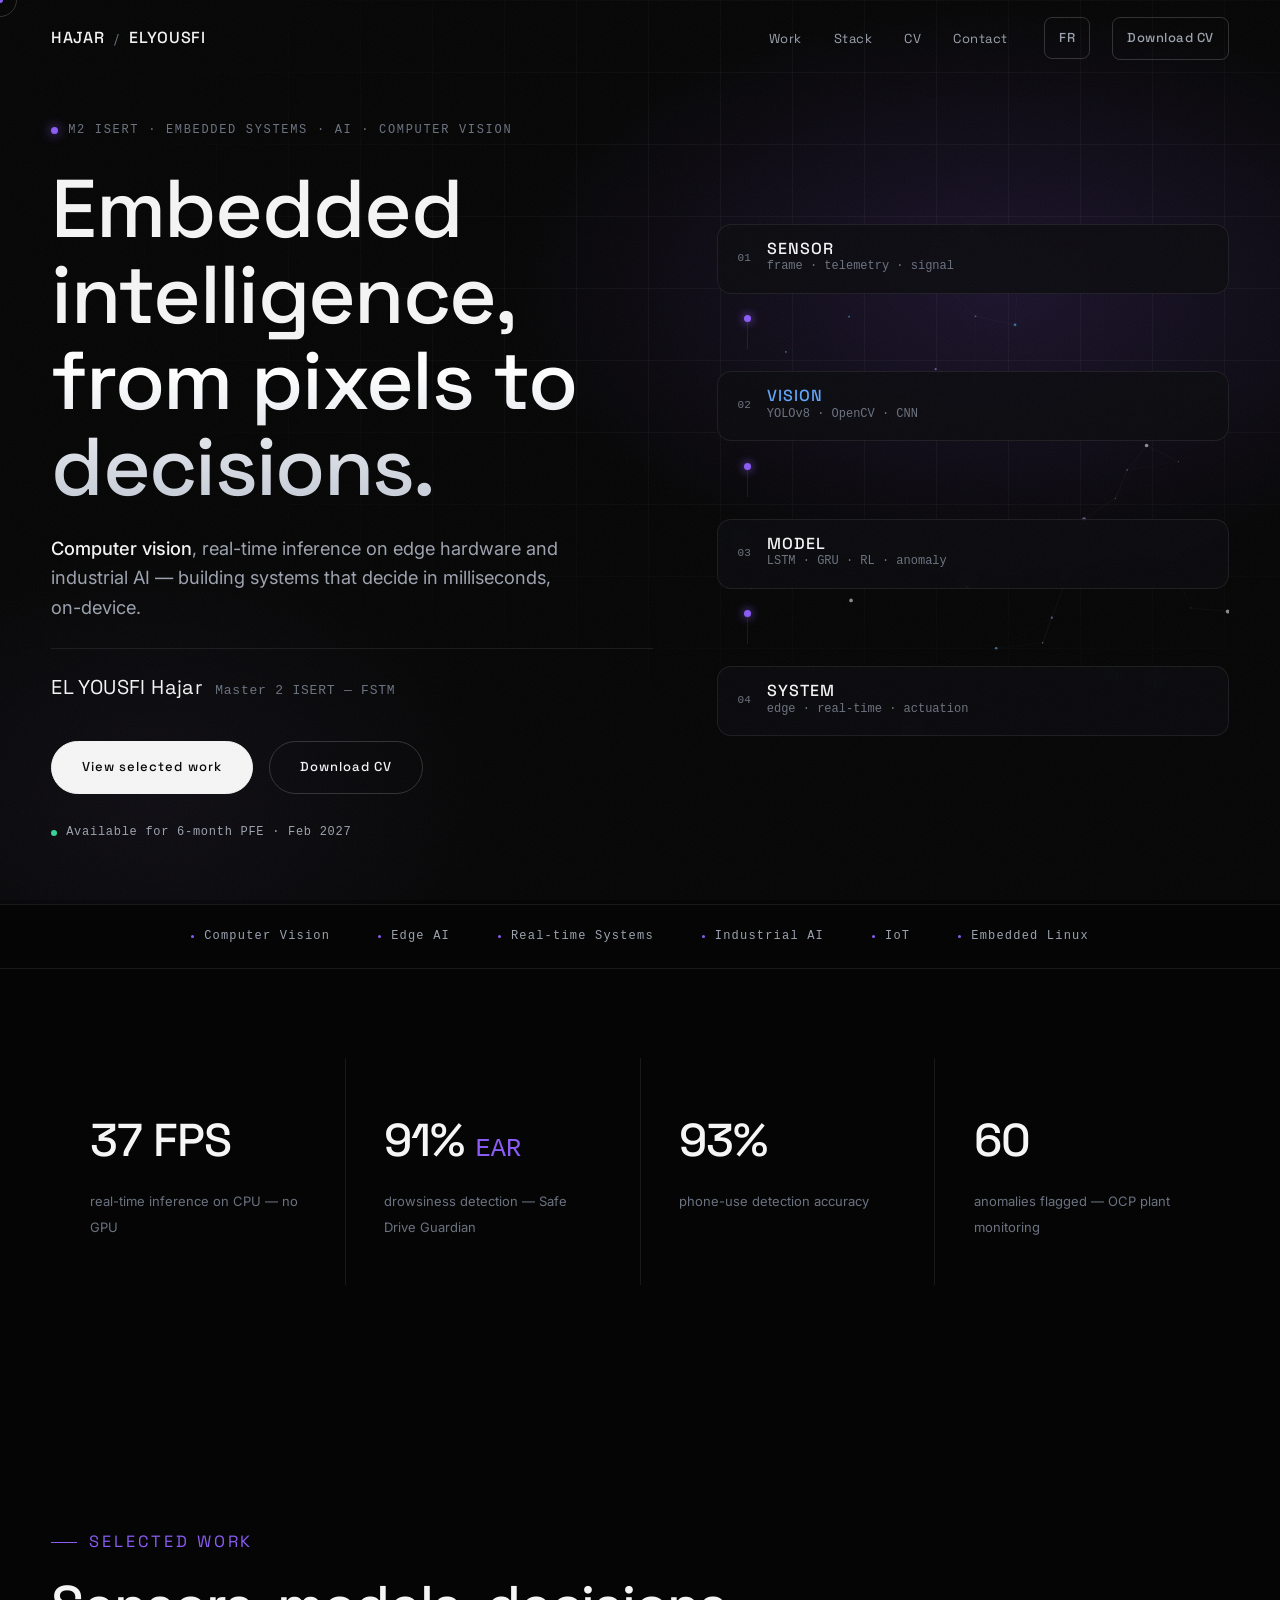
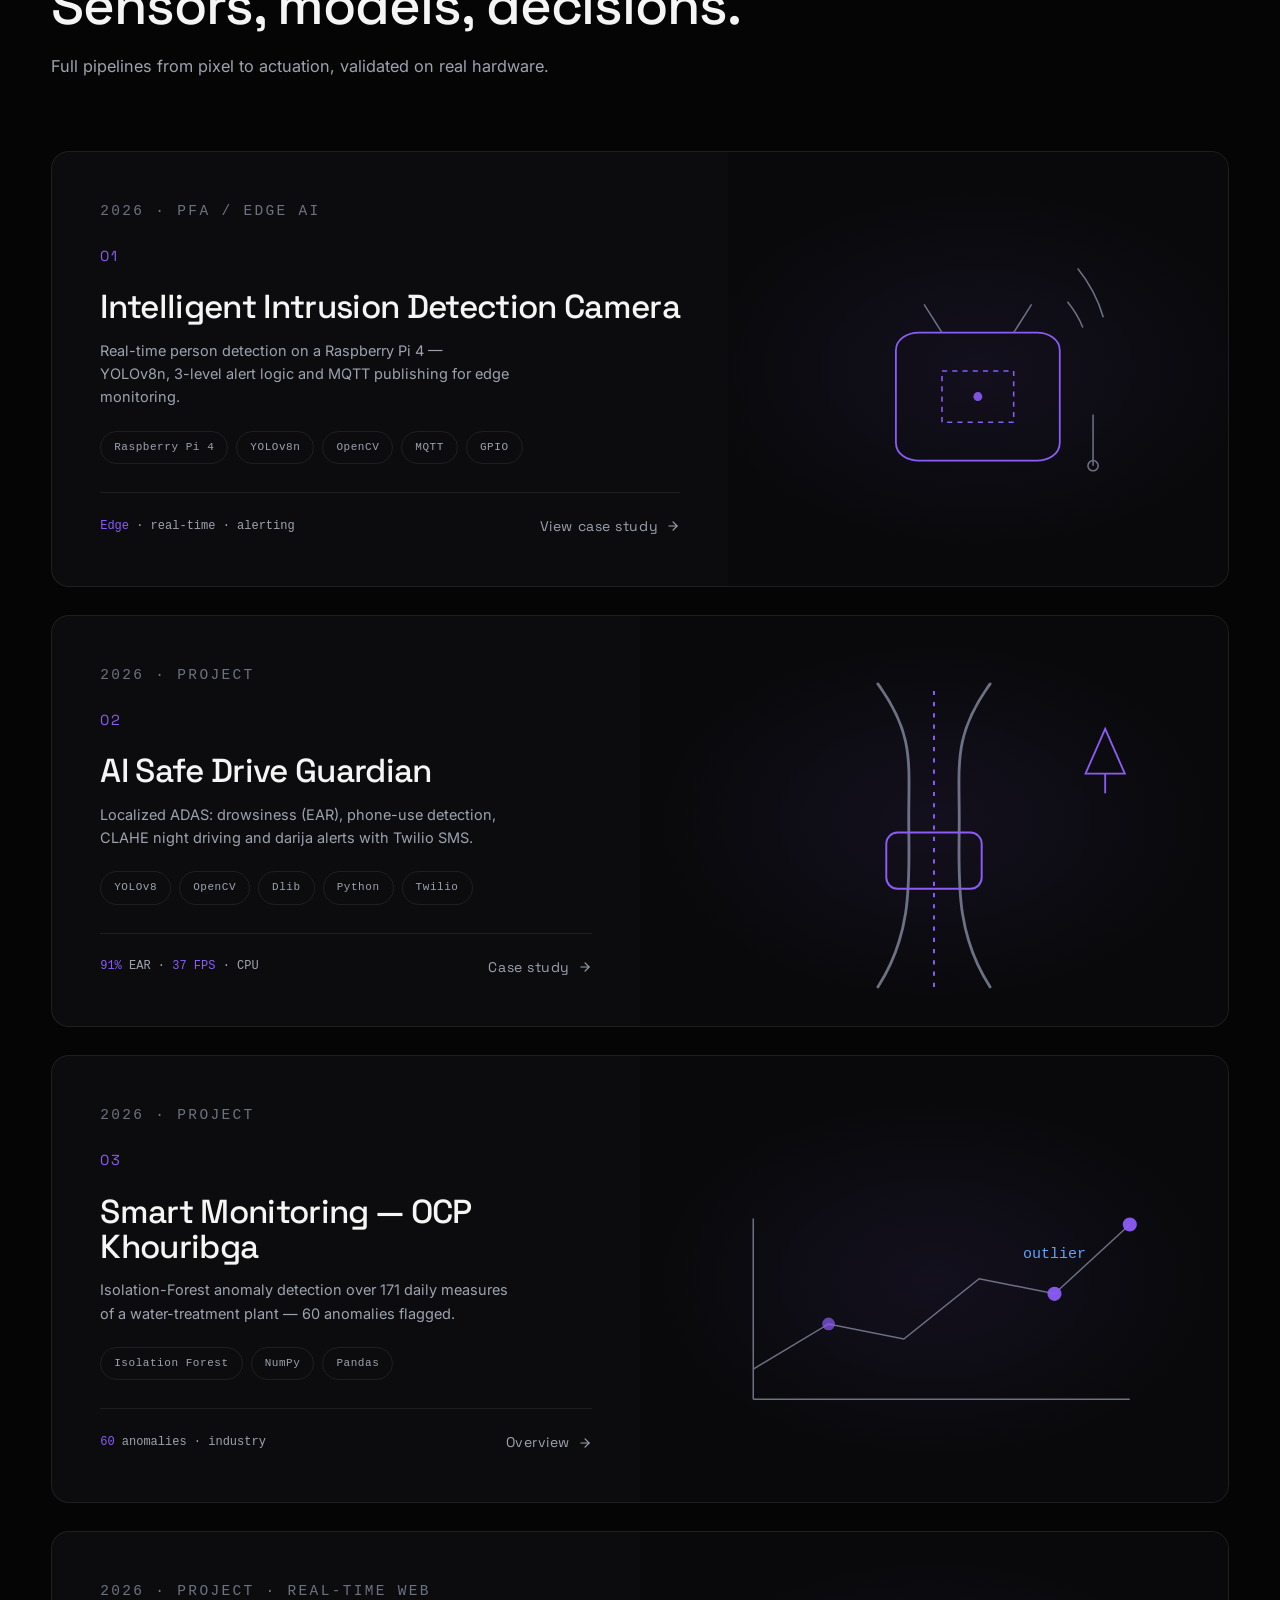
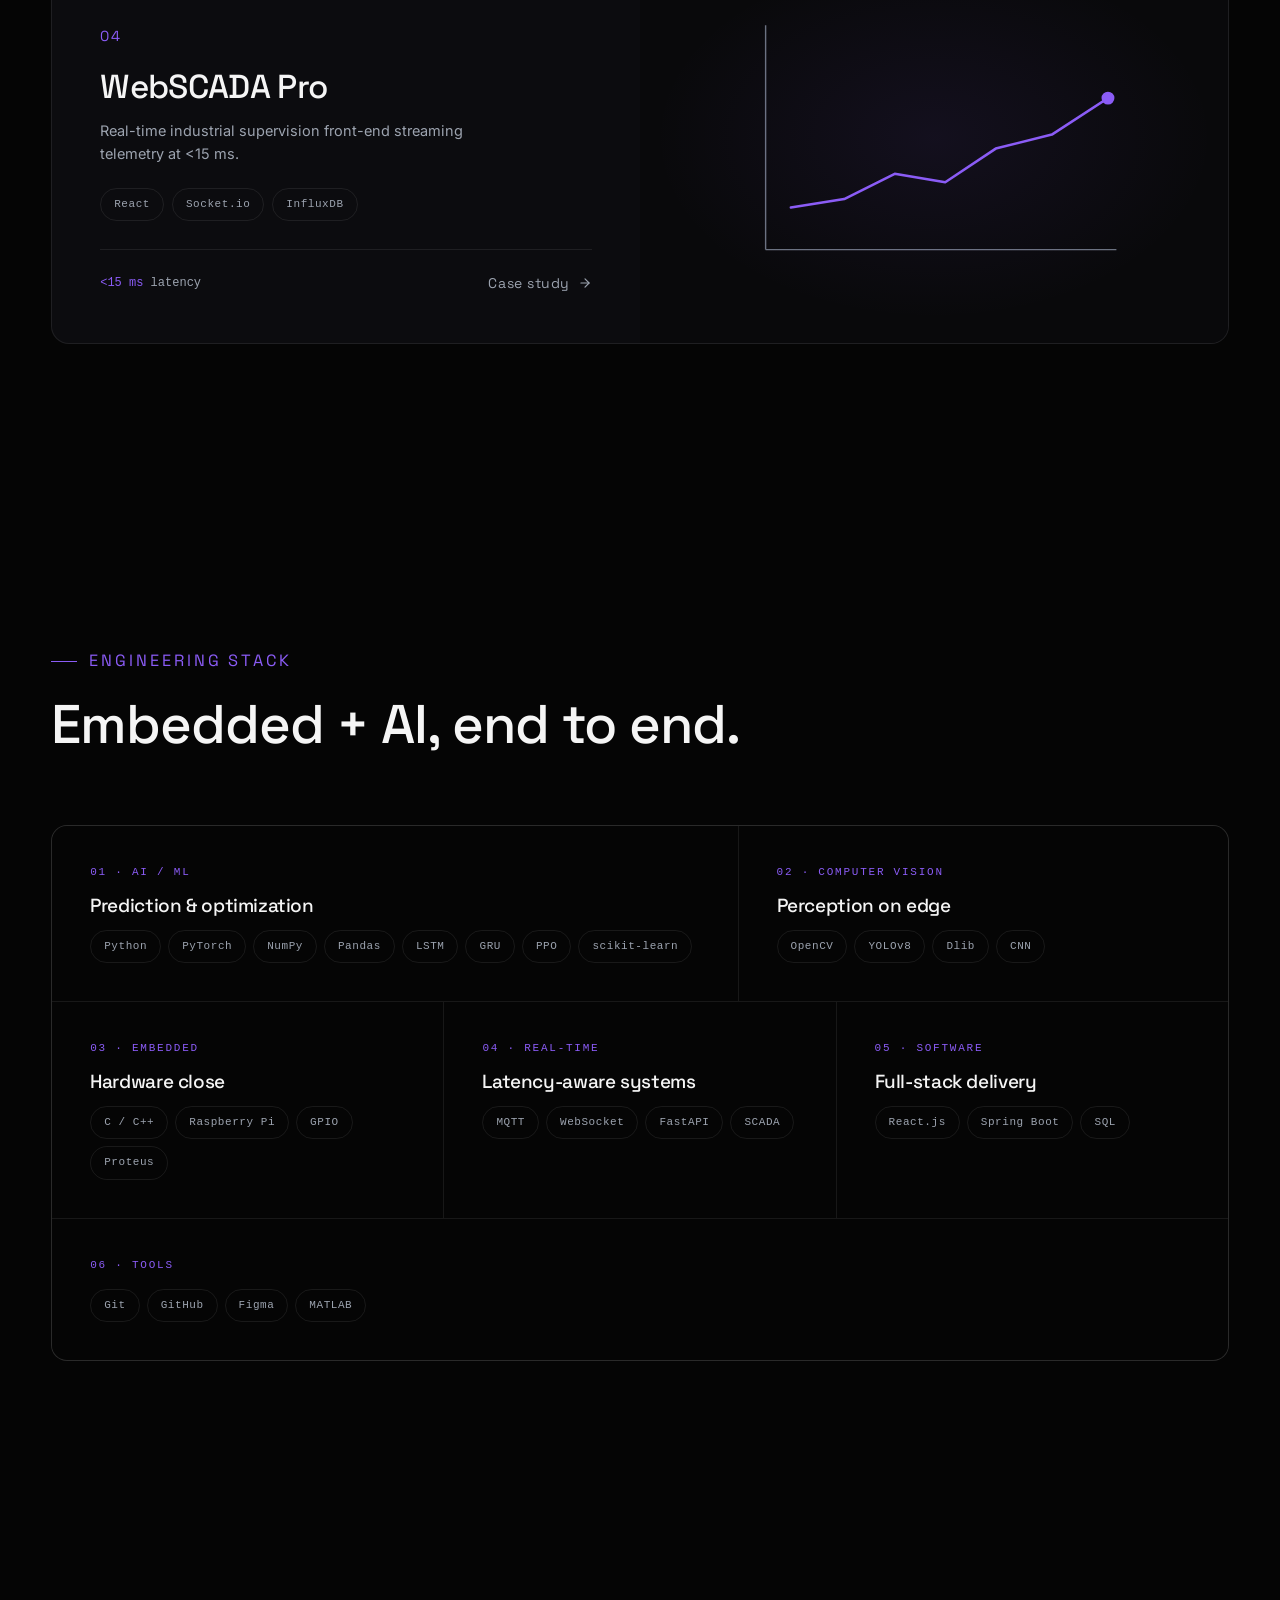
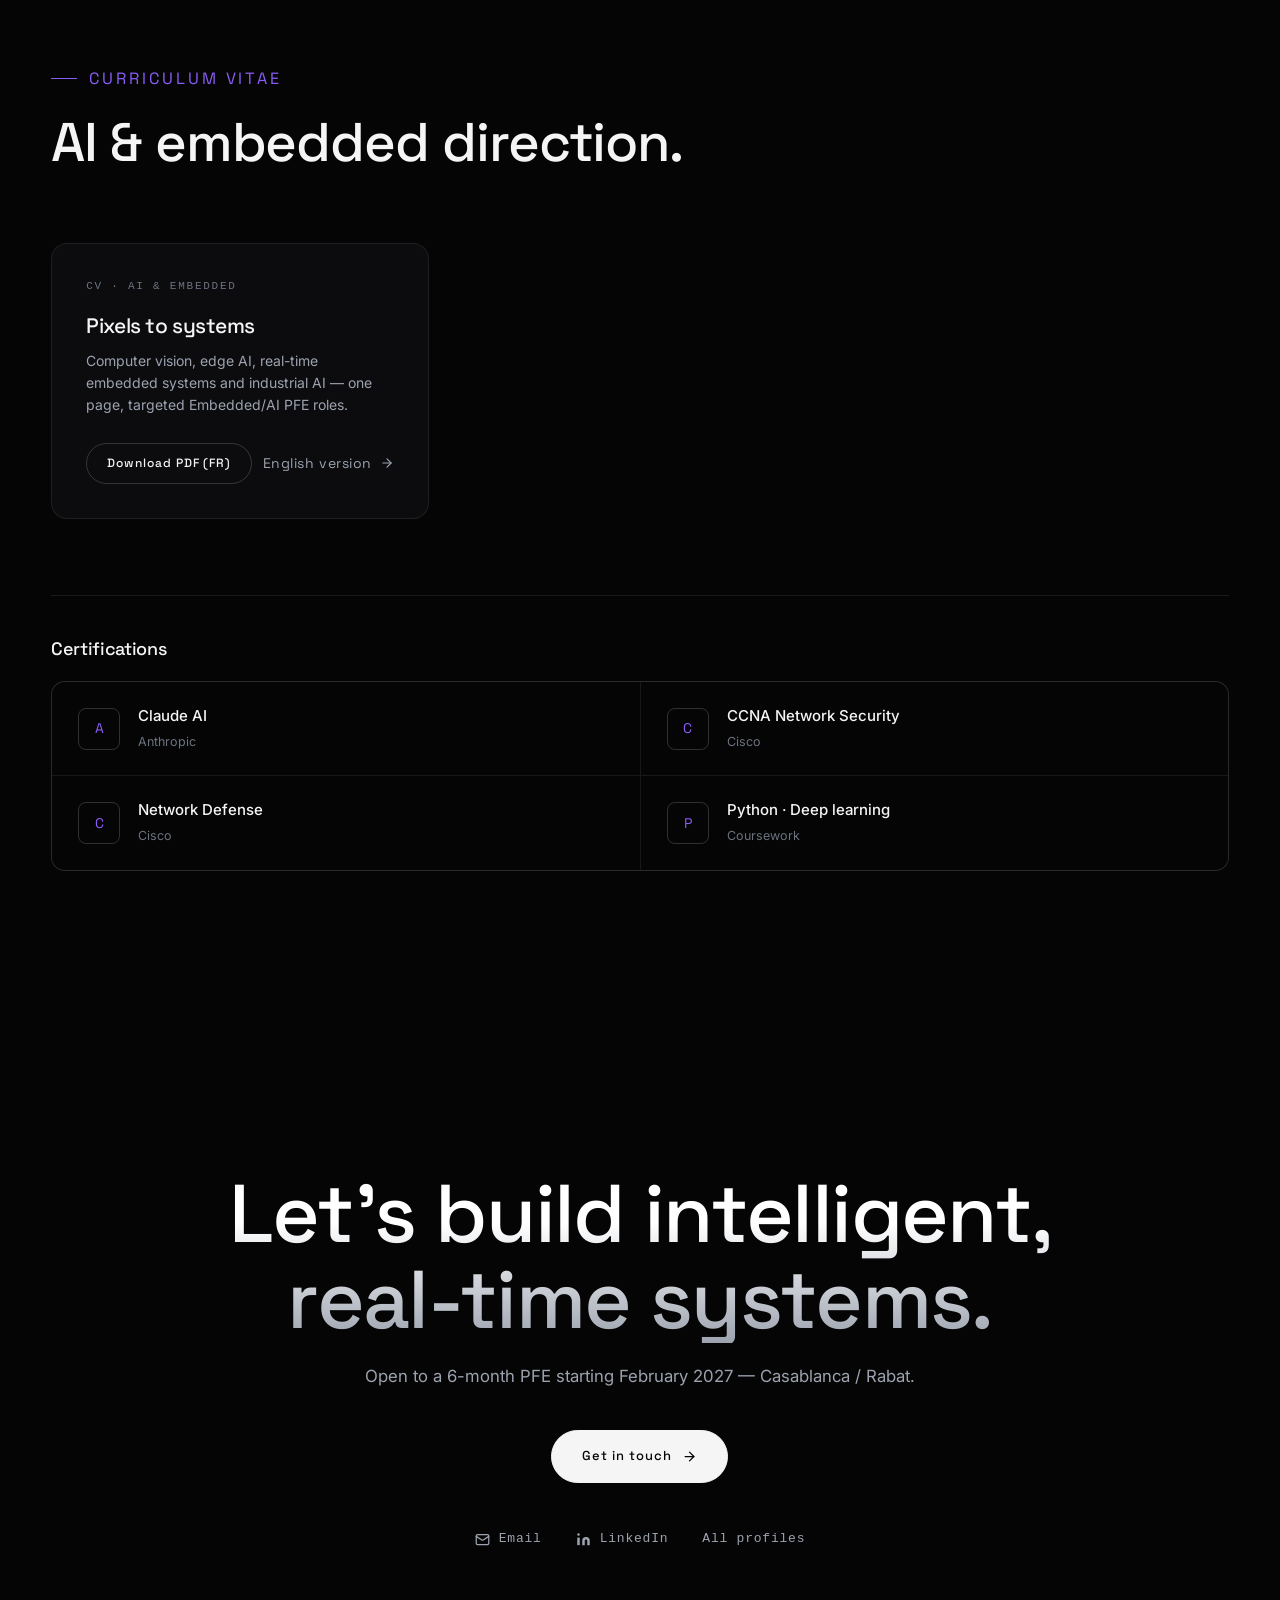
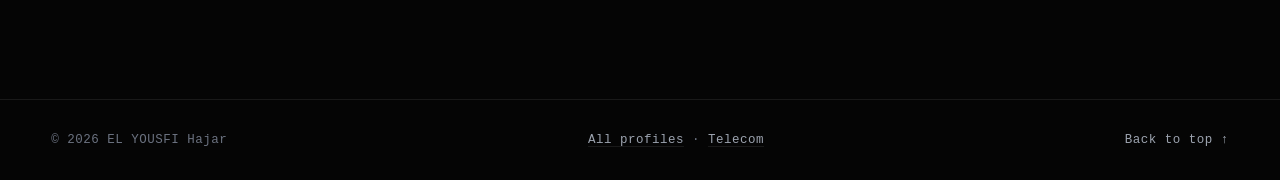
<file: ia.html>
<!DOCTYPE html>
<html lang="en">
<head>
<meta charset="utf-8">
<meta name="viewport" content="width=device-width, initial-scale=1">
<title>EL YOUSFI Hajar — AI &amp; Embedded Systems | Computer Vision · Edge AI</title>
<meta name="description" content="EL YOUSFI Hajar — AI & Embedded direction: computer vision, edge AI on Raspberry Pi, real-time systems and industrial intelligence. 6-month PFE from February 2027.">
<meta property="og:title" content="EL YOUSFI Hajar — AI & Embedded Systems">
<meta property="og:description" content="Computer vision, edge AI, real-time embedded systems — M2 ISERT, FSTM.">
<meta property="og:type" content="profile">
<meta property="og:url" content="https://hajar-mythos7.github.io/ia.html">
<meta name="theme-color" content="#050505">
<link rel="icon" href="data:image/svg+xml,%3Csvg xmlns='http://www.w3.org/2000/svg' viewBox='0 0 64 64'%3E%3Crect width='64' height='64' rx='14' fill='%23050505'/%3E%3Ctext x='32' y='44' font-family='Arial' font-weight='700' font-size='34' text-anchor='middle' fill='%238b5cf6'%3EH%3C/text%3E%3C/svg%3E">
<link rel="preconnect" href="https://fonts.googleapis.com">
<link rel="preconnect" href="https://fonts.gstatic.com" crossorigin>
<link href="https://fonts.googleapis.com/css2?family=Space+Grotesk:wght@400;500&family=Inter:wght@400;500&display=swap" rel="stylesheet">
<link rel="stylesheet" href="css/style.css">
</head>
<body class="type-ai">

<nav class="nav" id="nav" aria-label="Primary">
  <div class="container nav-inner">
    <a class="brand" href="index.html"><b>HAJAR</b><span>/</span><b>ELYOUSFI</b></a>
    <ul class="nav-links">
      <li><a href="#work">Work</a></li>
      <li><a href="#stack">Stack</a></li>
      <li><a href="#cv">CV</a></li>
      <li><a href="#contact">Contact</a></li>
      <li><a class="btn btn--ghost btn--sm nav-cta lang-switch" href="ia-fr.html" lang="fr" title="Version française">FR</a></li>
      <li><a class="btn btn--ghost btn--sm nav-cta magnetic" href="assets/cv/Elyousfi_Hajar_CV_AI_Systemes_Embarques_2027_v2_FR.pdf" target="_blank" rel="noopener">Download CV</a></li>
    </ul>
    <button class="nav-toggle" aria-label="Toggle menu" aria-expanded="false">
      <span></span><span></span><span></span>
    </button>
  </div>
</nav>

<header class="hero">
  <div class="hero-grid-bg" aria-hidden="true"></div>
  <div class="container hero-inner">
    <div>
      <p class="hero-tag">M2 ISERT &middot; EMBEDDED SYSTEMS &middot; AI &middot; COMPUTER VISION</p>
      <h1>Embedded intelligence,<br><span class="grad">from pixels to decisions.</span></h1>
      <p class="hero-sub"><strong>Computer vision</strong>, real-time inference on edge hardware and industrial AI — building systems that decide in milliseconds, on-device.</p>
      <div class="hero-id">
        <span class="h-name">EL YOUSFI Hajar</span>
        <span class="h-role">Master 2 ISERT — FSTM</span>
      </div>
      <div class="hero-cta">
        <a class="btn btn--solid magnetic" href="#work">View selected work</a>
        <a class="btn btn--ghost magnetic" href="assets/cv/Elyousfi_Hajar_CV_AI_Systemes_Embarques_2027_v2_FR.pdf" target="_blank" rel="noopener">Download CV</a>
      </div>
      <p class="hero-available"><i aria-hidden="true"></i> Available for 6-month PFE &middot; Feb 2027</p>
    </div>

    <div class="hero-visual" aria-hidden="true">
      <canvas id="heroCanvas"></canvas>
      <div class="pipeline">
        <div class="stage">
          <span class="st-num">01</span>
          <div><h3>SENSOR</h3><p>frame · telemetry · signal</p></div>
        </div>
        <div class="stage-rail"></div>
        <div class="stage stage--ai">
          <span class="st-num">02</span>
          <div><h3>VISION</h3><p>YOLOv8 · OpenCV · CNN</p></div>
        </div>
        <div class="stage-rail"></div>
        <div class="stage">
          <span class="st-num">03</span>
          <div><h3>MODEL</h3><p>LSTM · GRU · RL · anomaly</p></div>
        </div>
        <div class="stage-rail"></div>
        <div class="stage stage--sys">
          <span class="st-num">04</span>
          <div><h3>SYSTEM</h3><p>edge · real-time · actuation</p></div>
        </div>
      </div>
    </div>
  </div>
</header>

<section class="trust" aria-label="Profile highlights">
  <div class="container trust-row">
    <span>Computer Vision</span>
    <span>Edge AI</span>
    <span>Real-time Systems</span>
    <span>Industrial AI</span>
    <span>IoT</span>
    <span>Embedded Linux</span>
  </div>
</section>

<section class="section section--tight" aria-label="Key metrics">
  <div class="container">
    <div class="metrics">
      <div class="metric reveal"><b>37 FPS</b><span>real-time inference on CPU — no GPU</span></div>
      <div class="metric reveal"><b>91% <small>EAR</small></b><span>drowsiness detection — Safe Drive Guardian</span></div>
      <div class="metric reveal"><b>93%</b><span>phone-use detection accuracy</span></div>
      <div class="metric reveal"><b>60</b><span>anomalies flagged — OCP plant monitoring</span></div>
    </div>
  </div>
</section>

<main>
  <section class="section" id="work">
    <div class="container">
      <div class="section-head reveal">
        <p class="eyebrow">Selected work</p>
        <h2>Sensors, models, decisions.</h2>
        <p>Full pipelines from pixel to actuation, validated on real hardware.</p>
      </div>
      <div class="work-grid">
        <article class="work-card work-card--featured reveal" style="--i:0">
          <div class="work-body">
            <p class="work-meta">2026 · PFA / EDGE AI</p>
            <p class="work-num">01</p>
            <h3>Intelligent Intrusion Detection Camera</h3>
            <p>Real-time person detection on a Raspberry Pi 4 — YOLOv8n, 3-level alert logic and MQTT publishing for edge monitoring.</p>
            <div class="work-tech">
              <span class="chip">Raspberry Pi 4</span><span class="chip">YOLOv8n</span><span class="chip">OpenCV</span><span class="chip">MQTT</span><span class="chip">GPIO</span>
            </div>
            <div class="work-impact">
              <span><b>Edge</b> · real-time · alerting</span>
              <a class="text-link" href="case-studies/intrusion-camera.html">View case study <svg viewBox="0 0 24 24" fill="none" stroke="currentColor" stroke-width="2" stroke-linecap="round" stroke-linejoin="round"><path d="M5 12h14"/><path d="m12 5 7 7-7 7"/></svg></a>
            </div>
          </div>
          <div class="work-visual" aria-hidden="true">
            <svg viewBox="0 0 320 260" fill="none" xmlns="http://www.w3.org/2000/svg">
              <path class="vf" stroke="var(--accent)" stroke-width="1.4" d="M96 116c0-9 9-14 18-14h92c9 0 18 5 18 14v72c0 9-9 14-18 14h-92c-9 0-18-5-18-14z"/>
              <path class="vg" stroke="var(--dim)" stroke-width="1.2" d="M132 102l-14-22M188 102l14-22"/>
              <rect class="vf" stroke="var(--accent)" stroke-width="1.2" x="132" y="132" width="56" height="40" stroke-dasharray="4 4"/>
              <g class="vg" stroke="var(--dim)" stroke-width="1.2">
                <path d="M230 78a80 80 0 0 1 12 20M238 52a110 110 0 0 1 20 38"/>
              </g>
              <circle class="vf" cx="160" cy="152" r="3" fill="var(--accent)" opacity="0.9"/>
              <circle class="vg" cx="250" cy="206" r="4" stroke-width="1.2"/>
              <path class="vg" stroke="var(--dim)" stroke-width="1.2" d="M250 206v-40"/>
            </svg>
          </div>
        </article>

        <article class="work-card reveal" style="--i:1">
          <div class="work-body">
            <p class="work-meta">2026 · PROJECT</p>
            <p class="work-num">02</p>
            <h3>AI Safe Drive Guardian</h3>
            <p>Localized ADAS: drowsiness (EAR), phone-use detection, CLAHE night driving and darija alerts with Twilio SMS.</p>
            <div class="work-tech">
              <span class="chip">YOLOv8</span><span class="chip">OpenCV</span><span class="chip">Dlib</span><span class="chip">Python</span><span class="chip">Twilio</span>
            </div>
            <div class="work-impact">
              <span><b>91%</b> EAR · <b>37 FPS</b> · CPU</span>
              <a class="text-link" href="case-studies/ai-safe-drive.html">Case study <svg viewBox="0 0 24 24" fill="none" stroke="currentColor" stroke-width="2" stroke-linecap="round" stroke-linejoin="round"><path d="M5 12h14"/><path d="m12 5 7 7-7 7"/></svg></a>
            </div>
          </div>
          <div class="work-visual" aria-hidden="true">
            <svg viewBox="0 0 320 240" fill="none" xmlns="http://www.w3.org/2000/svg">
              <path class="vg" stroke="var(--dim)" stroke-width="2" stroke-linecap="round" d="M120 238c26-40 22-80 22-120s4-60-22-96"/>
              <path class="vg" stroke="var(--dim)" stroke-width="2" stroke-linecap="round" d="M200 238c-26-40-22-80-22-120s-4-60 22-96"/>
              <path class="vf" stroke="var(--accent)" stroke-width="1.4" stroke-dasharray="3 5" d="M160 238V22"/>
              <rect class="vf" stroke="var(--accent)" stroke-width="1.4" x="126" y="128" width="68" height="40" rx="8"/>
              <polygon class="vf" stroke="var(--accent)" stroke-width="1.3" fill="none" points="282,54 268,86 296,86"/>
              <line class="vf" stroke="var(--accent)" stroke-width="1.3" x1="282" y1="86" x2="282" y2="100"/>
            </svg>
          </div>
        </article>

        <article class="work-card reveal" style="--i:2">
          <div class="work-body">
            <p class="work-meta">2026 · PROJECT</p>
            <p class="work-num">03</p>
            <h3>Smart Monitoring — OCP Khouribga</h3>
            <p>Isolation-Forest anomaly detection over 171 daily measures of a water-treatment plant — 60 anomalies flagged.</p>
            <div class="work-tech">
              <span class="chip">Isolation Forest</span><span class="chip">NumPy</span><span class="chip">Pandas</span>
            </div>
            <div class="work-impact">
              <span><b>60</b> anomalies · industry</span>
              <a class="text-link" href="index.html#work">Overview <svg viewBox="0 0 24 24" fill="none" stroke="currentColor" stroke-width="2" stroke-linecap="round" stroke-linejoin="round"><path d="M5 12h14"/><path d="m12 5 7 7-7 7"/></svg></a>
            </div>
          </div>
          <div class="work-visual" aria-hidden="true">
            <svg viewBox="0 0 320 240" fill="none" xmlns="http://www.w3.org/2000/svg">
              <g class="vg" stroke="var(--dim)" stroke-width="1">
                <polyline points="40,180 90,150 140,160 190,120 240,130 290,84" stroke-width="1.4" style="stroke-width:1"/>
                <line x1="40" y1="80" x2="40" y2="200"/><line x1="40" y1="200" x2="290" y2="200"/>
              </g>
              <g class="vf" stroke="var(--accent)" stroke-width="1.4">
                <circle cx="240" cy="130" r="4" fill="var(--accent)" opacity="0.95"/>
                <circle cx="290" cy="84" r="4" fill="var(--accent)" opacity="0.95"/>
                <circle cx="90" cy="150" r="3.5" fill="var(--accent)" opacity="0.7"/>
              </g>
              <text x="240" y="106" text-anchor="middle" fill="var(--violet)" font-family="monospace" font-size="10">outlier</text>
            </svg>
          </div>
        </article>

        <article class="work-card work-card--wide reveal" style="--i:3">
          <div class="work-body">
            <p class="work-meta">2026 · PROJECT · REAL-TIME WEB</p>
            <p class="work-num">04</p>
            <h3>WebSCADA Pro</h3>
            <p>Real-time industrial supervision front-end streaming telemetry at &lt;15 ms.</p>
            <div class="work-tech">
              <span class="chip">React</span><span class="chip">Socket.io</span><span class="chip">InfluxDB</span>
            </div>
            <div class="work-impact">
              <span><b>&lt;15 ms</b> latency</span>
              <a class="text-link" href="case-studies/webscada.html">Case study <svg viewBox="0 0 24 24" fill="none" stroke="currentColor" stroke-width="2" stroke-linecap="round" stroke-linejoin="round"><path d="M5 12h14"/><path d="m12 5 7 7-7 7"/></svg></a>
            </div>
          </div>
          <div class="work-visual" aria-hidden="true">
            <svg viewBox="0 0 320 240" fill="none" xmlns="http://www.w3.org/2000/svg">
              <g class="vg" stroke="var(--dim)" stroke-width="1">
                <line x1="40" y1="40" x2="40" y2="200"/><line x1="40" y1="200" x2="290" y2="200"/>
              </g>
              <polyline class="vf" stroke="var(--accent)" stroke-width="1.8" stroke-linecap="round" stroke-linejoin="round" points="58,170 96,164 132,146 168,152 204,128 244,118 284,92"/>
              <circle class="vf" cx="284" cy="92" r="4" fill="var(--accent)" stroke-width="1.2"/>
            </svg>
          </div>
        </article>
      </div>
    </div>
  </section>

  <section class="section" id="stack">
    <div class="container">
      <div class="section-head reveal">
        <p class="eyebrow">Engineering stack</p>
        <h2>Embedded + AI, end to end.</h2>
      </div>
      <div class="stack-grid">
        <div class="stack-cell stack-cell--big reveal" style="--i:0">
          <p class="sc-tag">01 · AI / ML</p>
          <h3>Prediction &amp; optimization</h3>
          <div class="sc-items"><span class="chip">Python</span><span class="chip">PyTorch</span><span class="chip">NumPy</span><span class="chip">Pandas</span><span class="chip">LSTM</span><span class="chip">GRU</span><span class="chip">PPO</span><span class="chip">scikit-learn</span></div>
        </div>
        <div class="stack-cell stack-cell--mid reveal" style="--i:1">
          <p class="sc-tag">02 · COMPUTER VISION</p>
          <h3>Perception on edge</h3>
          <div class="sc-items"><span class="chip">OpenCV</span><span class="chip">YOLOv8</span><span class="chip">Dlib</span><span class="chip">CNN</span></div>
        </div>
        <div class="stack-cell stack-cell--third reveal" style="--i:2">
          <p class="sc-tag">03 · EMBEDDED</p>
          <h3>Hardware close</h3>
          <div class="sc-items"><span class="chip">C / C++</span><span class="chip">Raspberry Pi</span><span class="chip">GPIO</span><span class="chip">Proteus</span></div>
        </div>
        <div class="stack-cell stack-cell--third reveal" style="--i:3">
          <p class="sc-tag">04 · REAL-TIME</p>
          <h3>Latency-aware systems</h3>
          <div class="sc-items"><span class="chip">MQTT</span><span class="chip">WebSocket</span><span class="chip">FastAPI</span><span class="chip">SCADA</span></div>
        </div>
        <div class="stack-cell stack-cell--third reveal" style="--i:4">
          <p class="sc-tag">05 · SOFTWARE</p>
          <h3>Full-stack delivery</h3>
          <div class="sc-items"><span class="chip">React.js</span><span class="chip">Spring Boot</span><span class="chip">SQL</span></div>
        </div>
        <div class="stack-cell stack-cell--full reveal" style="--i:5">
          <p class="sc-tag">06 · TOOLS</p>
          <div class="sc-items"><span class="chip">Git</span><span class="chip">GitHub</span><span class="chip">Figma</span><span class="chip">MATLAB</span></div>
        </div>
      </div>
    </div>
  </section>

  <section class="section" id="cv">
    <div class="container">
      <div class="section-head reveal">
        <p class="eyebrow">Curriculum Vitae</p>
        <h2>AI &amp; embedded direction.</h2>
      </div>
      <div class="profiles">
        <div class="profile-card reveal" style="--i:0">
          <p class="pc-num">CV · AI &amp; EMBEDDED</p>
          <h3>Pixels to systems</h3>
          <p>Computer vision, edge AI, real-time embedded systems and industrial AI — one page, targeted Embedded/AI PFE roles.</p>
          <div class="pc-actions">
            <a class="btn btn--ghost btn--sm magnetic" href="assets/cv/Elyousfi_Hajar_CV_AI_Systemes_Embarques_2027_v2_FR.pdf" target="_blank" rel="noopener">Download PDF (FR)</a>
            <a class="text-link" href="assets/cv/Elyousfi_Hajar_CV_AI_Systemes_Embarques_2027_v2.pdf" target="_blank" rel="noopener">English version <svg viewBox="0 0 24 24" fill="none" stroke="currentColor" stroke-width="2" stroke-linecap="round" stroke-linejoin="round"><path d="M5 12h14"/><path d="m12 5 7 7-7 7"/></svg></a>
          </div>
        </div>
      </div>
      <div class="certs reveal">
        <h3>Certifications</h3>
        <div class="certs-grid">
          <div class="cert"><span class="c-mark">A</span><div><b>Claude AI</b><span>Anthropic</span></div></div>
          <div class="cert"><span class="c-mark">C</span><div><b>CCNA Network Security</b><span>Cisco</span></div></div>
          <div class="cert"><span class="c-mark">C</span><div><b>Network Defense</b><span>Cisco</span></div></div>
          <div class="cert"><span class="c-mark">P</span><div><b>Python · Deep learning</b><span>Coursework</span></div></div>
        </div>
      </div>
    </div>
  </section>

  <section class="section contact" id="contact">
    <div class="container">
      <h2 class="reveal">Let's build intelligent, real-time systems.</h2>
      <p class="c-sub reveal">Open to a 6-month PFE starting February 2027 — Casablanca / Rabat.</p>
      <div class="hero-cta reveal" style="justify-content:center">
        <a class="btn btn--solid magnetic" href="mailto:hajarbrave3@gmail.com">Get in touch <svg viewBox="0 0 24 24" fill="none" stroke="currentColor" stroke-width="2" stroke-linecap="round" stroke-linejoin="round"><path d="M5 12h14"/><path d="m12 5 7 7-7 7"/></svg></a>
      </div>
      <div class="contact-links reveal">
        <a href="mailto:hajarbrave3@gmail.com"><svg viewBox="0 0 24 24" fill="none" stroke="currentColor" stroke-width="2" stroke-linecap="round" stroke-linejoin="round"><rect x="2" y="4" width="20" height="16" rx="2"/><path d="m22 7-8.97 5.7a1.94 1.94 0 0 1-2.06 0L2 7"/></svg>Email</a>
        <a href="https://linkedin.com/in/hajar-elyousfi" target="_blank" rel="noopener"><svg viewBox="0 0 24 24" fill="currentColor"><path d="M16 8a6 6 0 0 1 6 6v7h-4v-7a2 2 0 0 0-4 0v7h-4v-7a6 6 0 0 1 6-6z"/><rect x="2" y="9" width="4" height="12"/><circle cx="4" cy="4" r="2"/></svg>LinkedIn</a>
        <a href="index.html"><span>←</span>All profiles</a>
      </div>
    </div>
  </section>
</main>

<footer class="footer">
  <div class="container footer-inner">
    <p>© 2026 EL YOUSFI Hajar</p>
    <p class="footer-nav"><a href="index.html">All profiles</a> &middot; <a href="telecom.html">Telecom</a></p>
    <p><a href="#top">Back to top ↑</a></p>
  </div>
</footer>

<script src="js/main.js"></script>
</body>
</html>
</file>
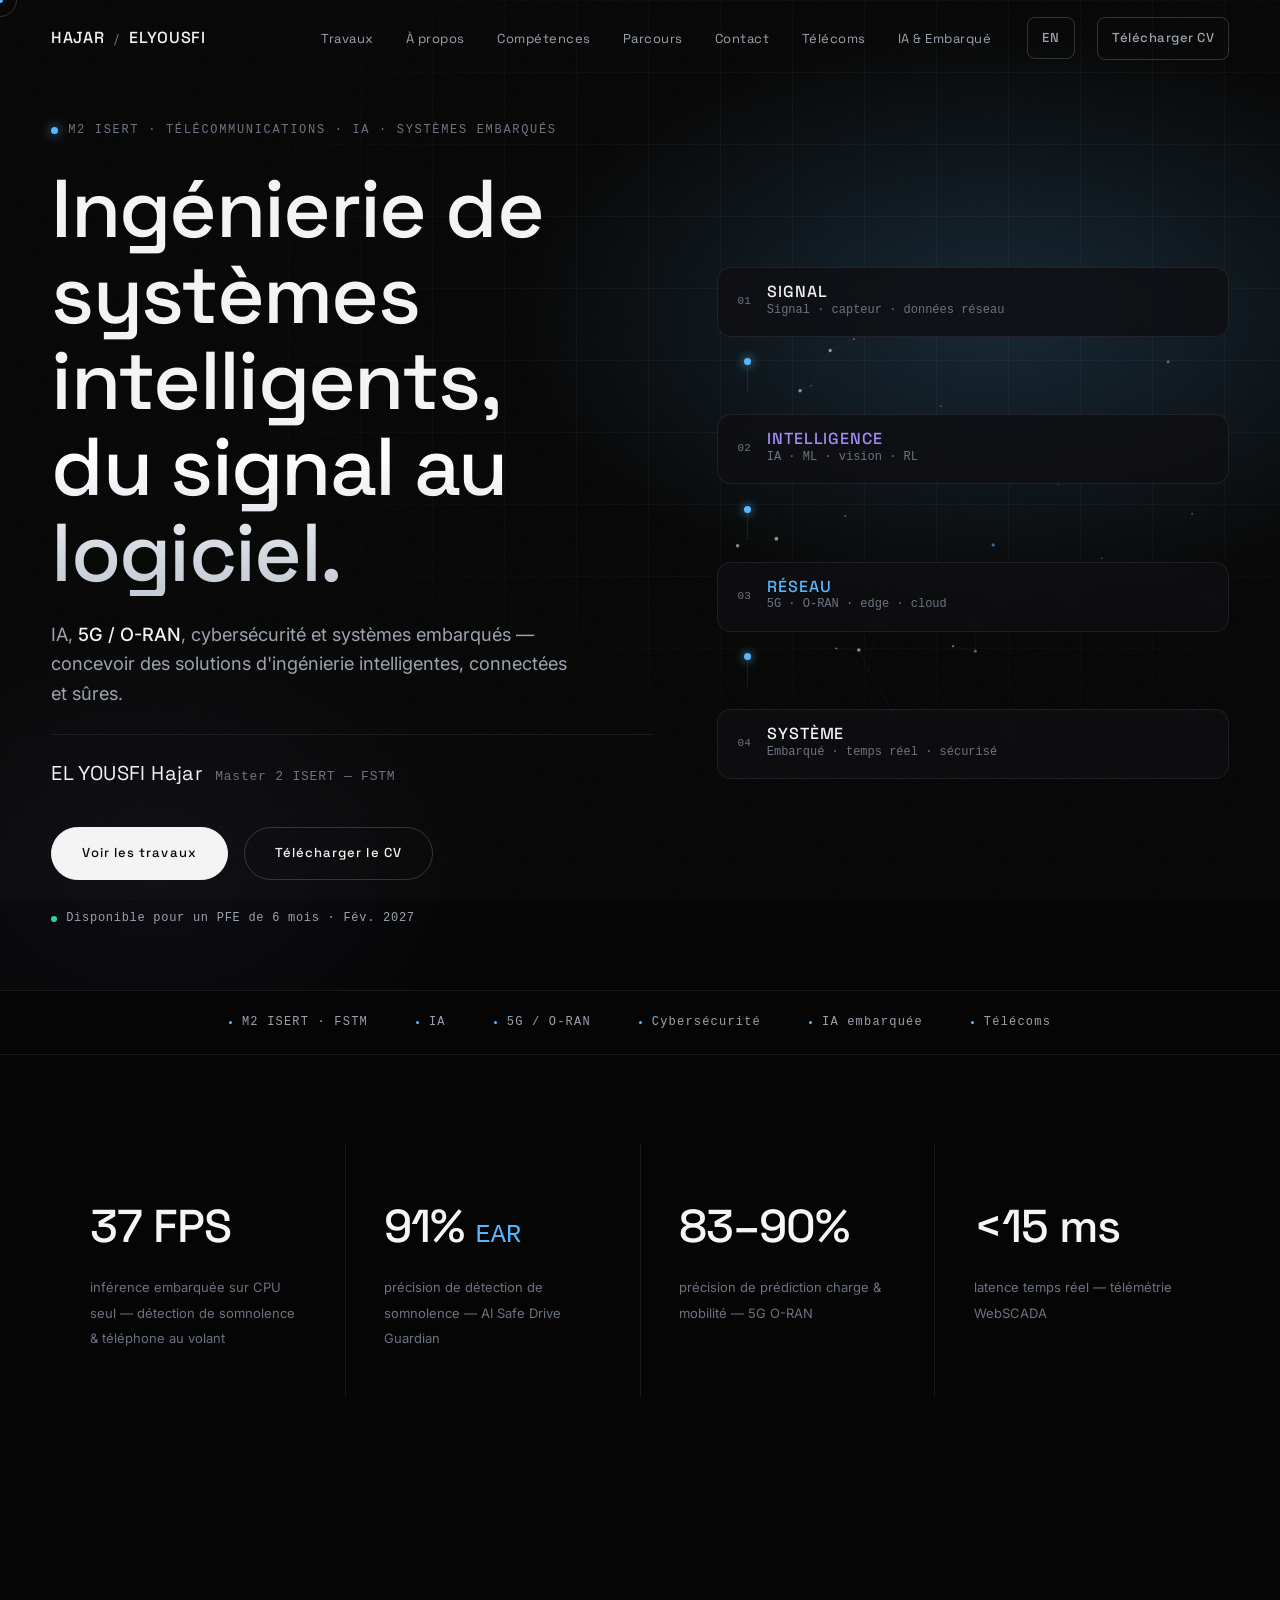
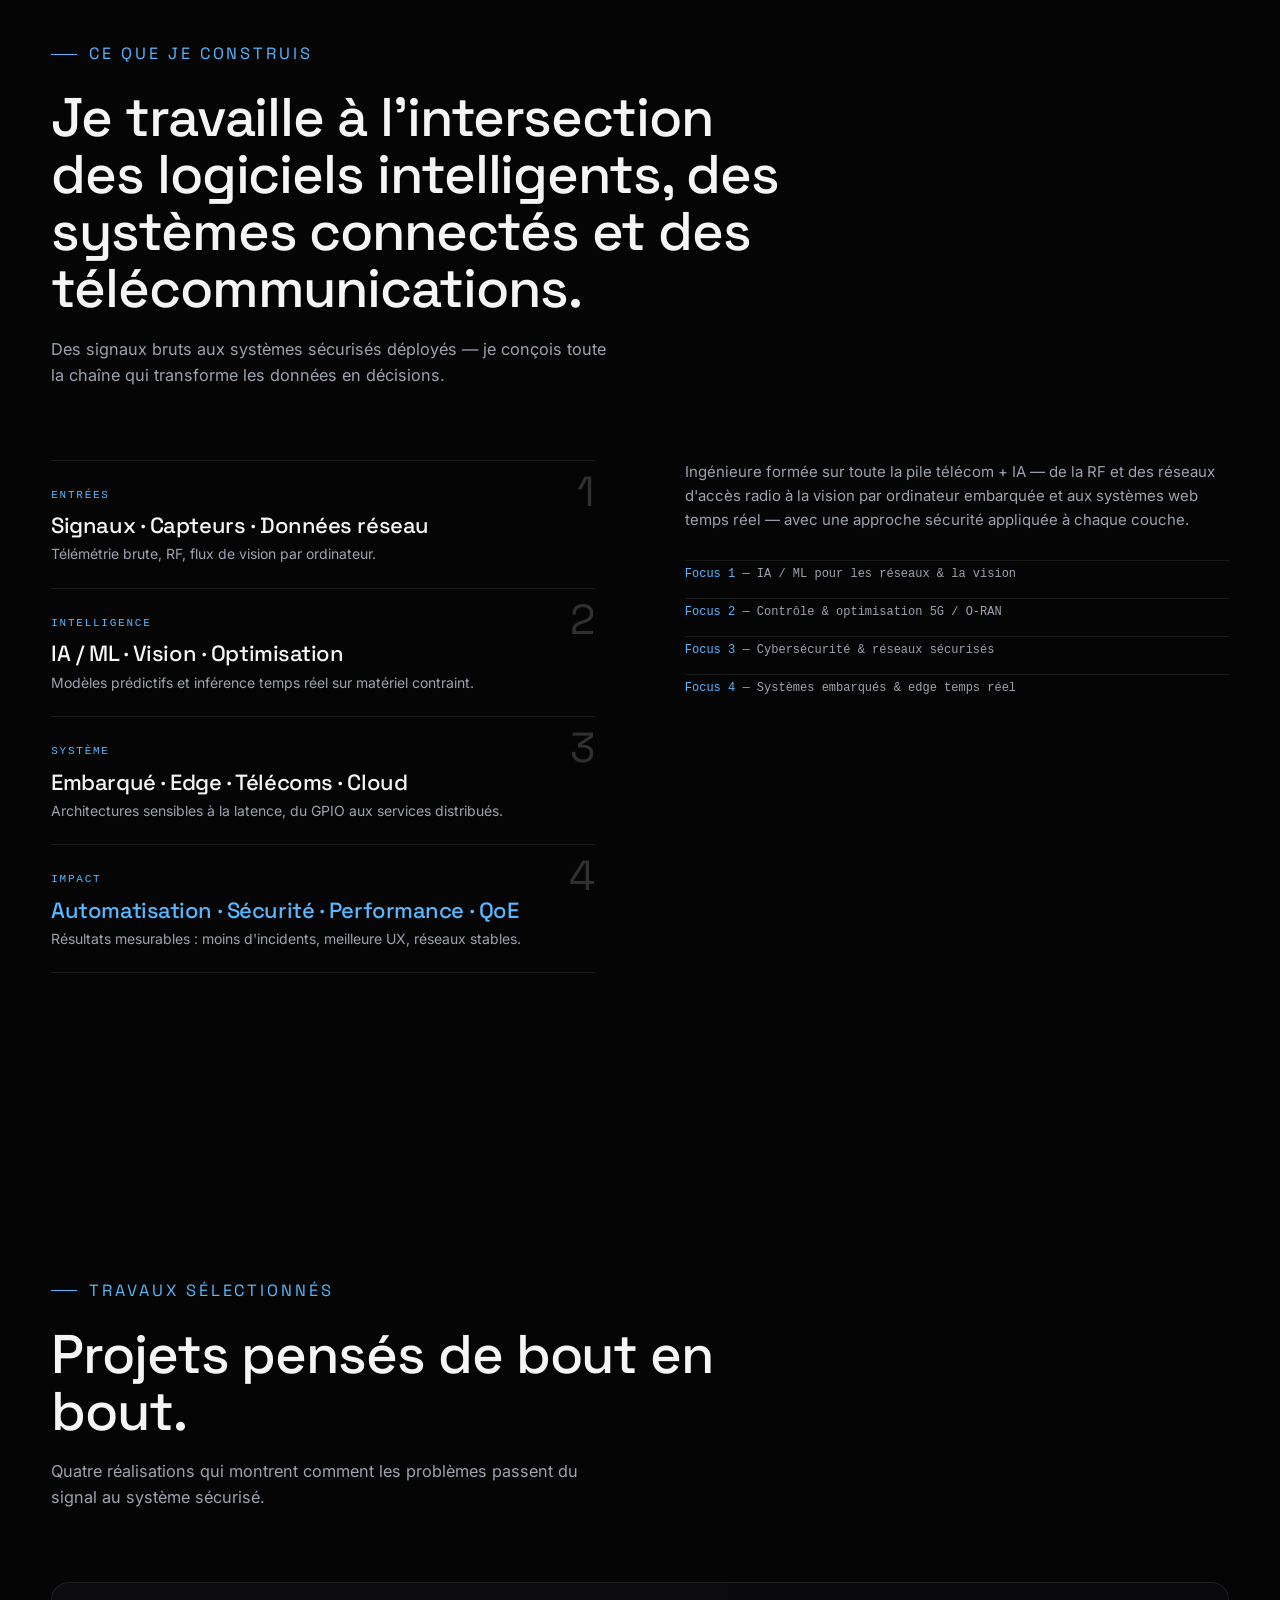
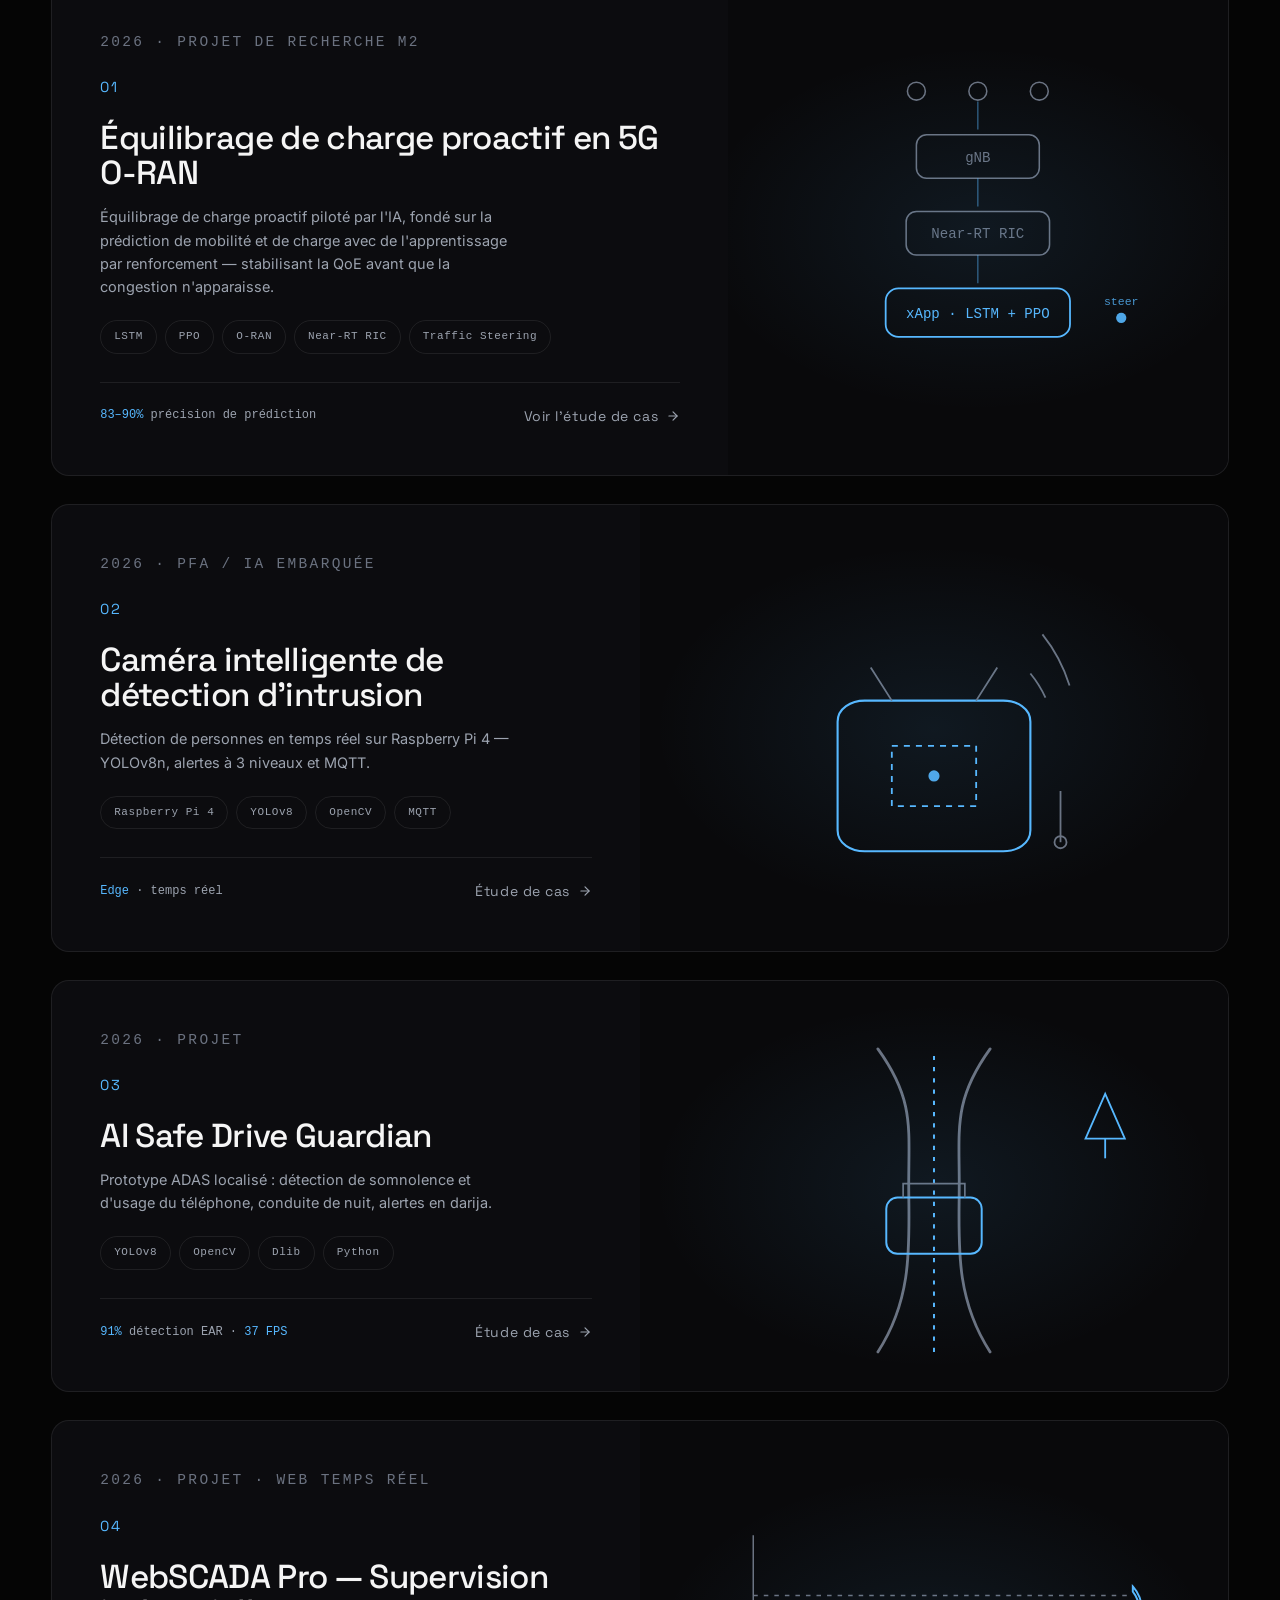
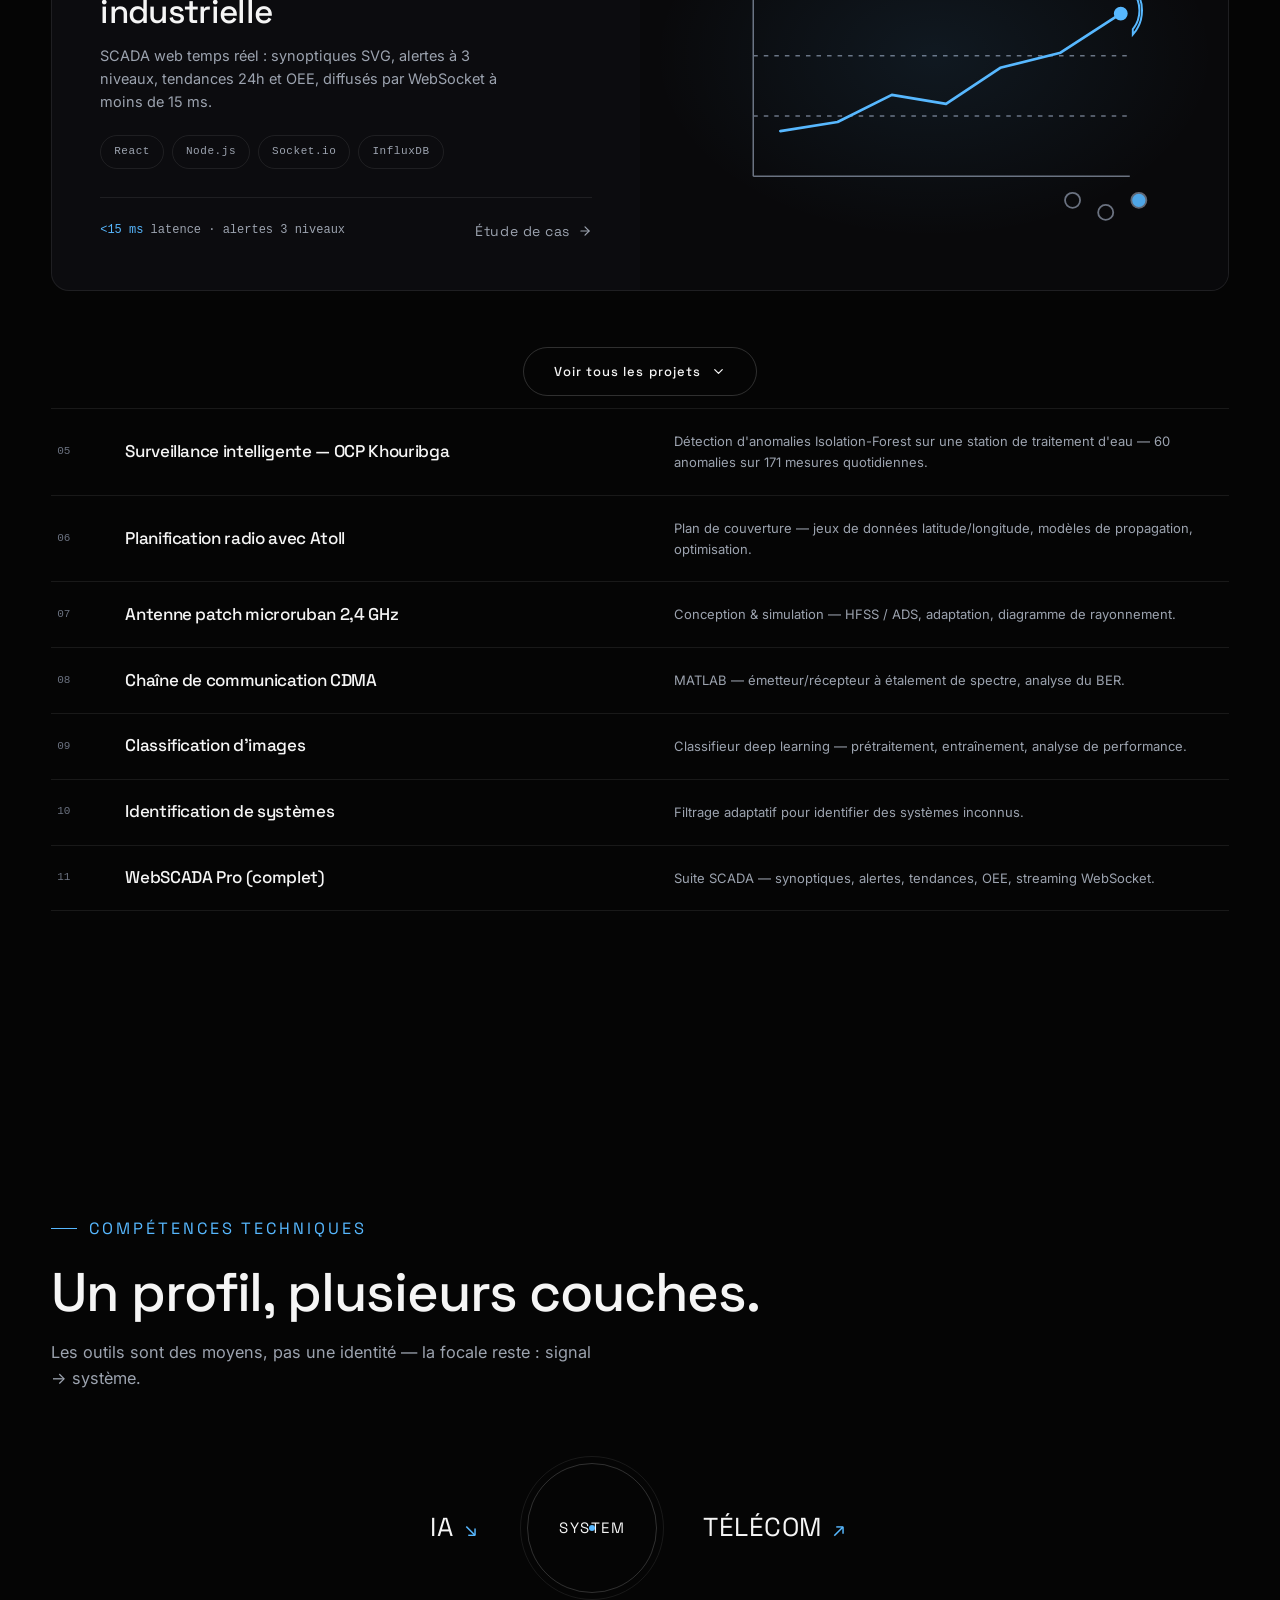
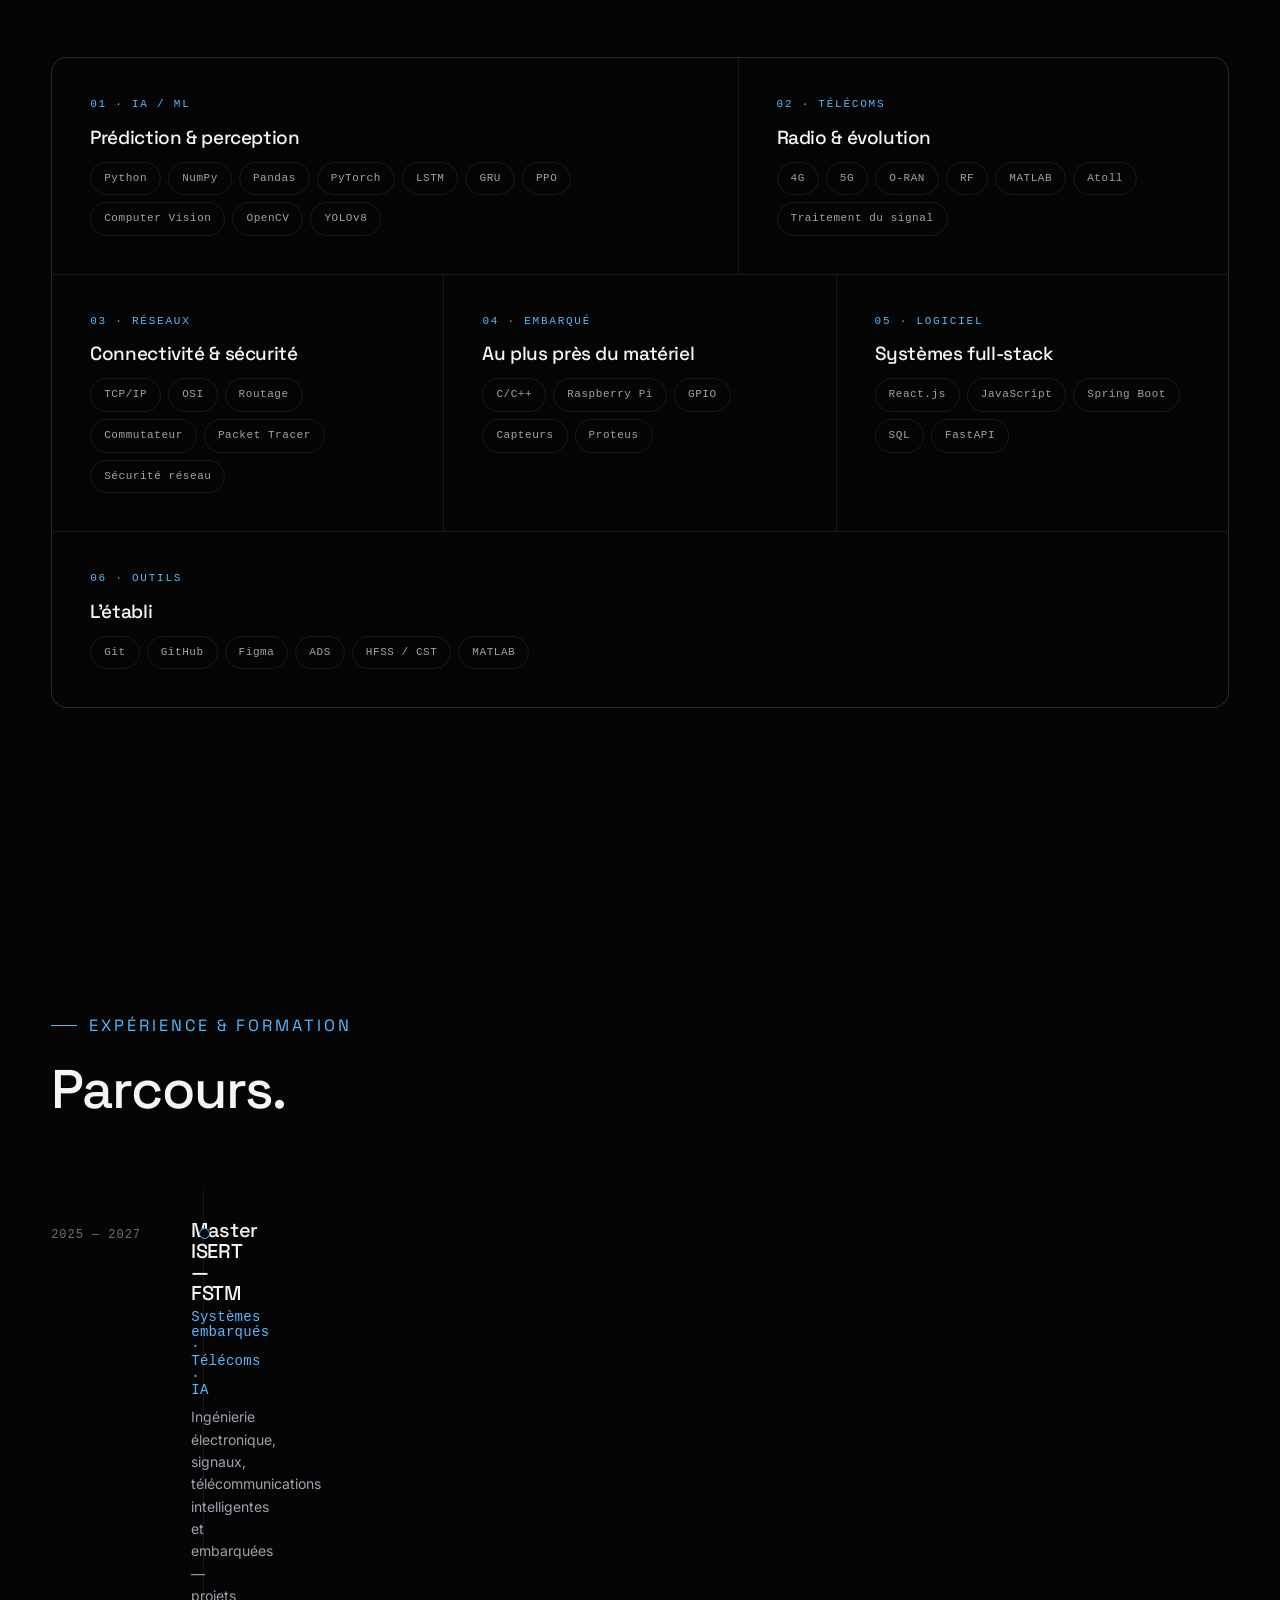
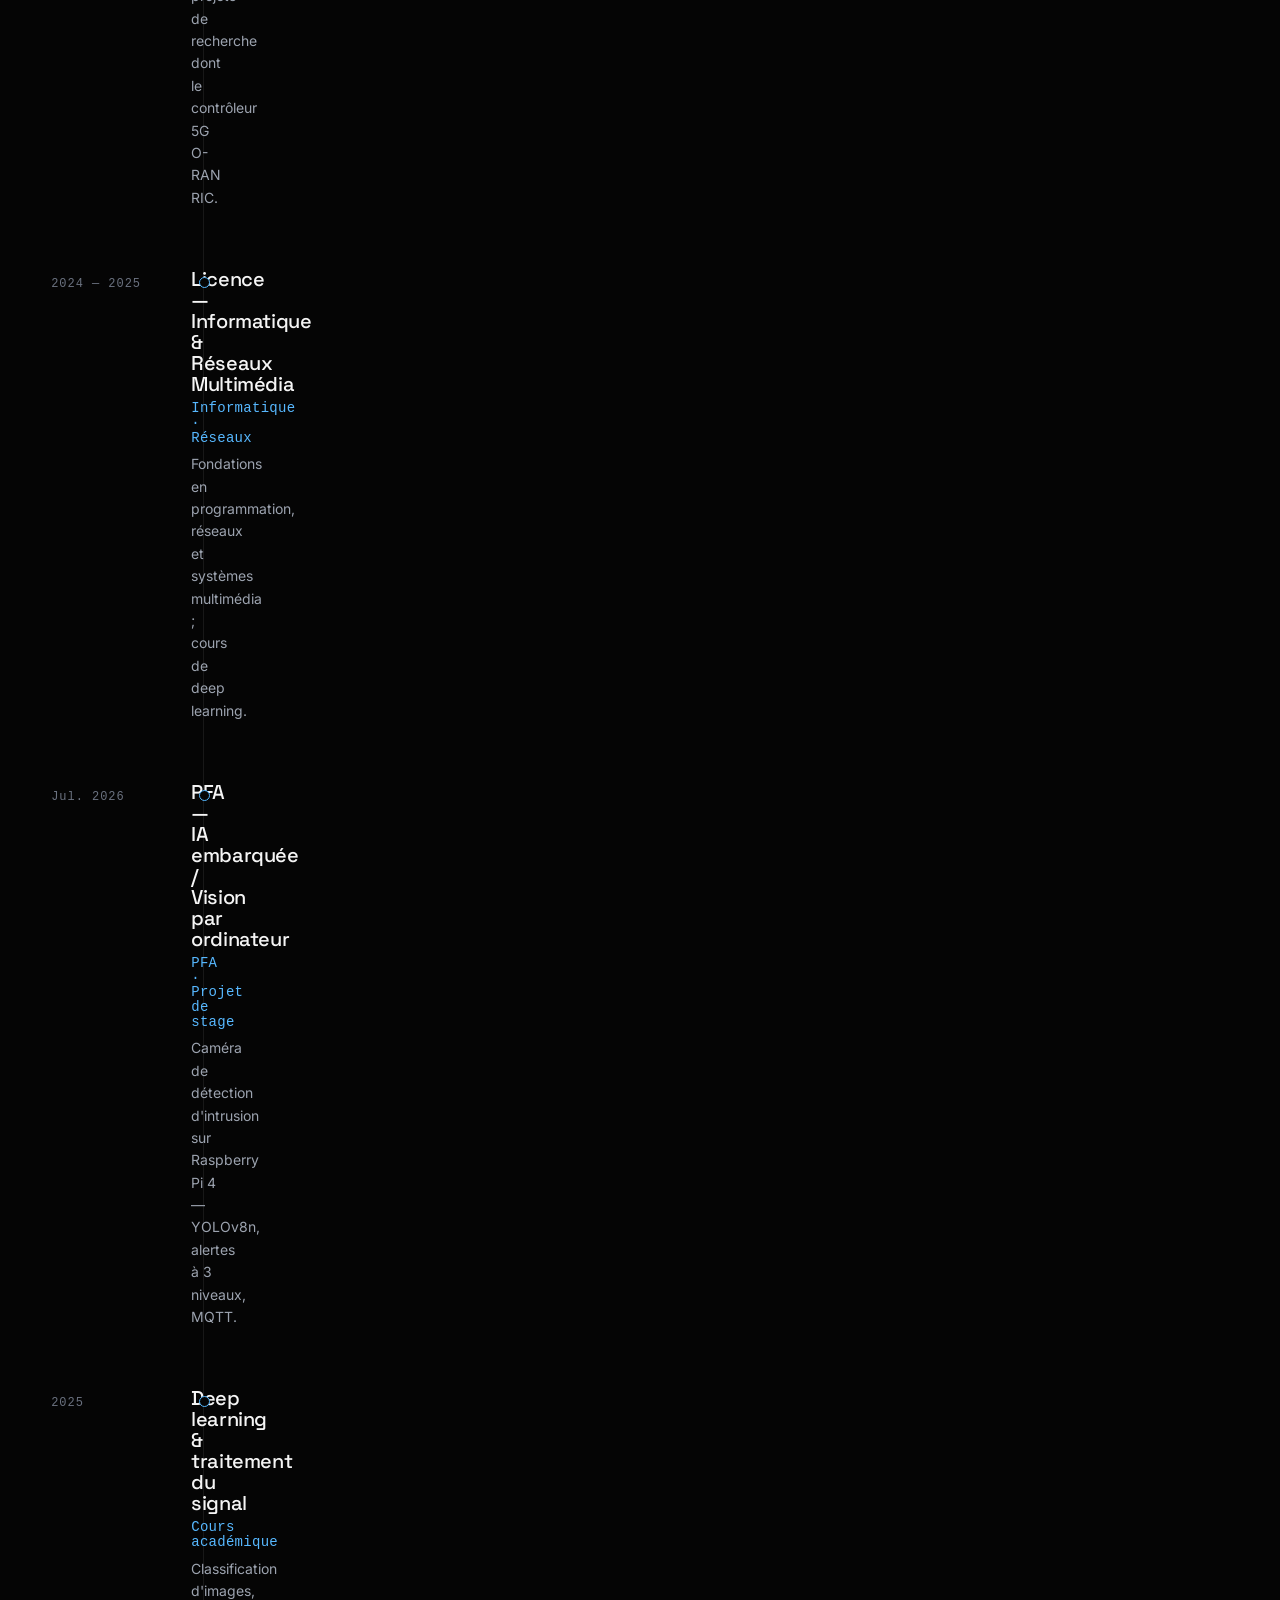
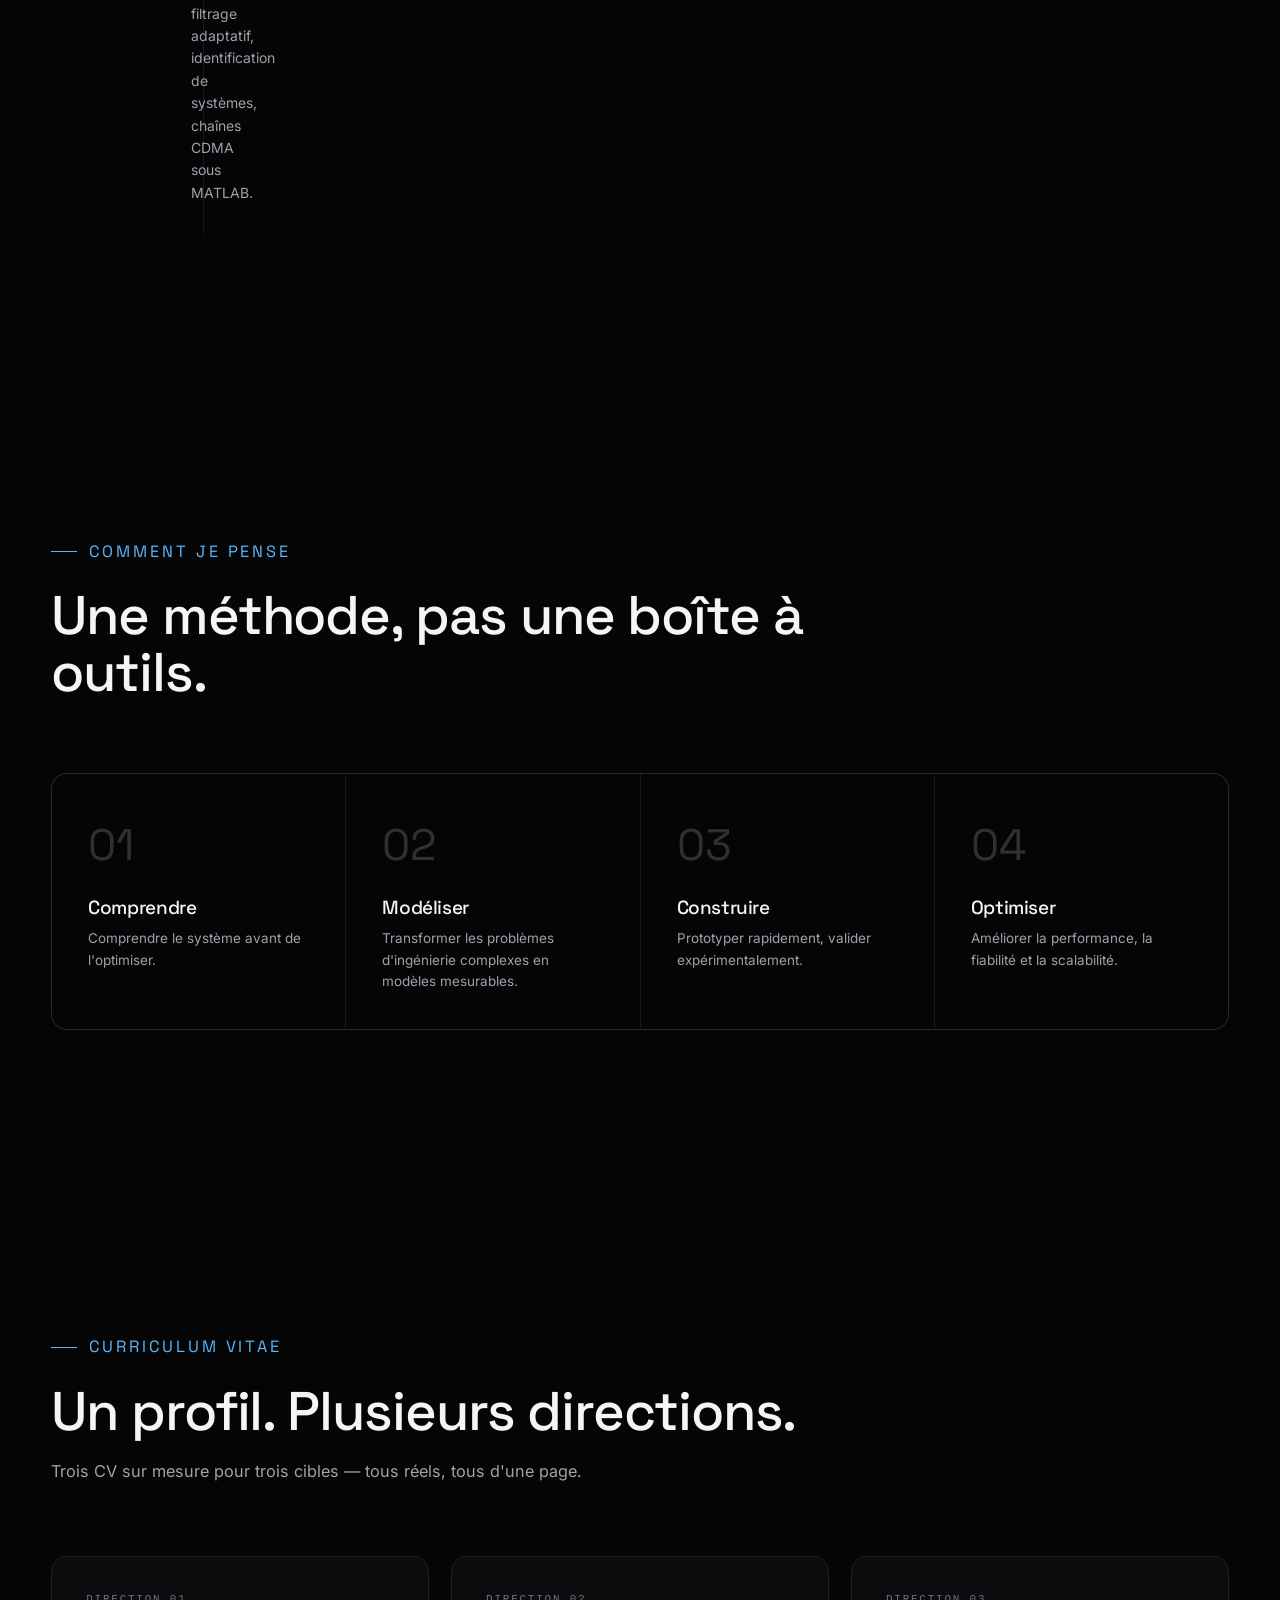
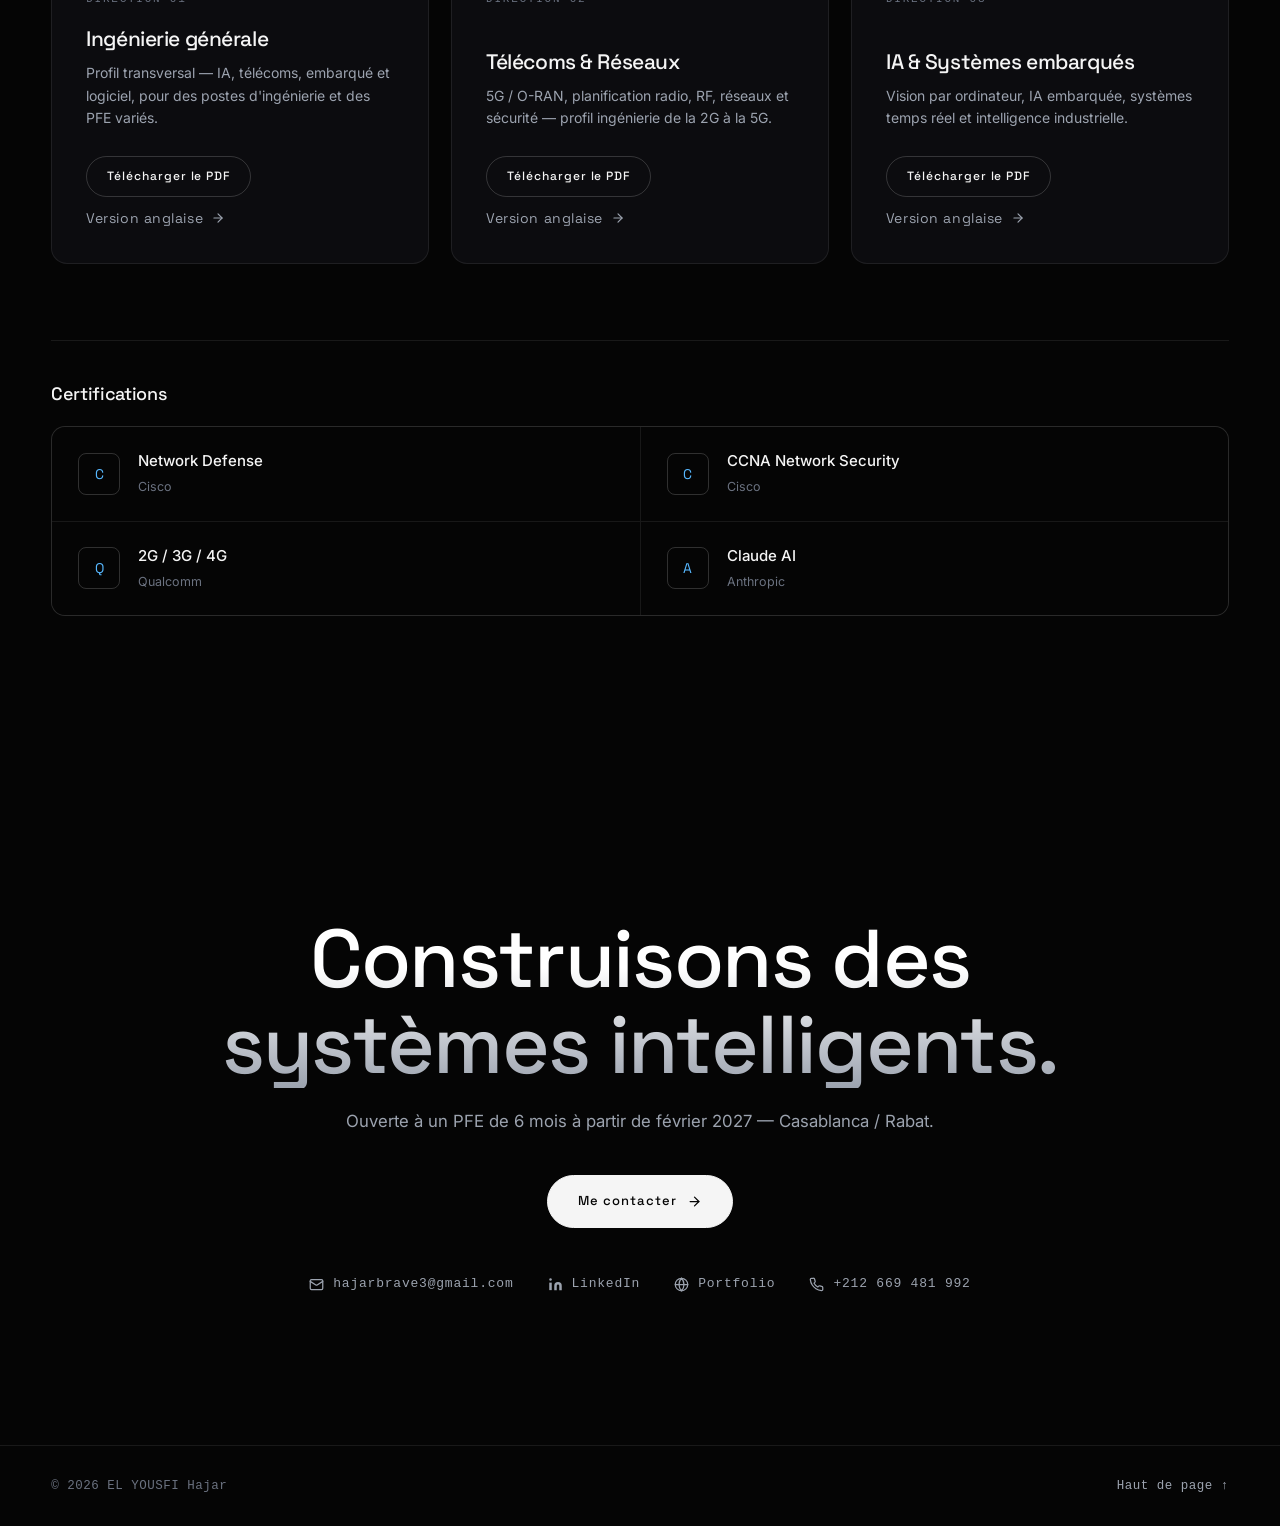
<file: index-fr.html>
<!DOCTYPE html>
<html lang="fr">
<head>
<meta charset="utf-8">
<meta name="viewport" content="width=device-width, initial-scale=1">
<title>EL YOUSFI Hajar — IA · Télécoms · Systèmes embarqués | M2 ISERT</title>
<meta name="description" content="EL YOUSFI Hajar — ingénieure M2 ISERT à l'intersection de l'IA, de la 5G/O-RAN, des télécommunications, de la cybersécurité et des systèmes embarqués. Disponible pour un PFE de 6 mois à partir de février 2027.">
<meta name="author" content="EL YOUSFI Hajar">
<meta property="og:title" content="EL YOUSFI Hajar — IA · Télécoms · Systèmes embarqués">
<meta property="og:description" content="Ingénierie de systèmes intelligents, du signal au logiciel — IA, 5G/O-RAN, cybersécurité, vision par ordinateur et systèmes embarqués. M2 ISERT, FSTM.">
<meta property="og:type" content="profile">
<meta property="og:url" content="https://hajar-mythos7.github.io/index-fr.html">
<meta name="twitter:card" content="summary">
<meta name="twitter:title" content="EL YOUSFI Hajar — IA · Télécoms · Systèmes embarqués">
<meta name="theme-color" content="#050505">
<link rel="alternate" hreflang="en" href="index.html">
<link rel="preconnect" href="https://fonts.googleapis.com">
<link rel="preconnect" href="https://fonts.gstatic.com" crossorigin>
<link href="https://fonts.googleapis.com/css2?family=Space+Grotesk:wght@400;500&family=Inter:wght@400;500&display=swap" rel="stylesheet">
<link rel="stylesheet" href="css/style.css">
<script type="application/ld+json">
  {
    "@context": "https://schema.org",
    "@type": "Person",
    "name": "EL YOUSFI Hajar",
    "givenName": "Hajar",
    "familyName": "EL YOUSFI",
    "inLanguage": "fr",
    "jobTitle": "Ingénieure Télécoms & IA — M2 ISERT",
    "description": "Ingénierie embarquée, vision par ordinateur et recherche 5G/O-RAN. Disponible pour un PFE de 6 mois à partir de février 2027.",
    "email": "mailto:hajarbrave3@gmail.com",
    "telephone": "+212669481992",
    "url": "https://hajar-mythos7.github.io/",
    "sameAs": [
      "https://hajar-mythos7.github.io/",
      "https://www.linkedin.com/in/hajar-elyousfi"
    ],
    "alumniOf": { "@type": "University", "name": "FSTM — Faculté des Sciences et Techniques de Mohammedia" }
  }
</script>
<script type="application/ld+json">
  {
    "@context": "https://schema.org",
    "@type": "WebSite",
    "name": "EL YOUSFI Hajar — Portfolio",
    "url": "https://hajar-mythos7.github.io/",
    "inLanguage": "fr"
  }
</script>
</head>
<body>

<a href="#work" class="skip-link" style="position:absolute;left:-9999px">Aller au contenu</a>

<nav class="nav" id="nav" aria-label="Navigation principale">
  <div class="container nav-inner">
    <a class="brand" href="index-fr.html"><b>HAJAR</b><span>/</span><b>ELYOUSFI</b></a>
    <ul class="nav-links">
      <li><a href="#work">Travaux</a></li>
      <li><a href="#about">À propos</a></li>
      <li><a href="#stack">Compétences</a></li>
      <li><a href="#experience">Parcours</a></li>
      <li><a href="#contact">Contact</a></li>
      <li><a href="telecom-fr.html">Télécoms</a></li>
      <li><a href="ia-fr.html">IA &amp; Embarqué</a></li>
      <li><a class="btn btn--ghost btn--sm nav-cta lang-switch" href="index.html" lang="en" title="English version">EN</a></li>
      <li><a class="btn btn--ghost btn--sm nav-cta magnetic" href="assets/cv/Elyousfi_Hajar_CV_Generaliste_2027.pdf" target="_blank" rel="noopener">Télécharger CV</a></li>
    </ul>
    <button class="nav-toggle" aria-label="Ouvrir le menu" aria-expanded="false">
      <span></span><span></span><span></span>
    </button>
  </div>
</nav>

<header class="hero">
  <div class="hero-grid-bg" aria-hidden="true"></div>
  <div class="container hero-inner">
    <div>
      <p class="hero-tag">M2 ISERT &middot; TÉLÉCOMMUNICATIONS &middot; IA &middot; SYSTÈMES EMBARQUÉS</p>
      <h1>Ingénierie de systèmes intelligents,<br><span class="grad">du signal au logiciel.</span></h1>
      <p class="hero-sub">IA, <strong>5G / O-RAN</strong>, cybersécurité et systèmes embarqués — concevoir des solutions d'ingénierie intelligentes, connectées et sûres.</p>
      <div class="hero-id">
        <span class="h-name">EL YOUSFI Hajar</span>
        <span class="h-role">Master 2 ISERT — FSTM</span>
      </div>
      <div class="hero-cta">
        <a class="btn btn--solid magnetic" href="#work">Voir les travaux</a>
        <a class="btn btn--ghost magnetic" href="assets/cv/Elyousfi_Hajar_CV_Generaliste_2027.pdf" target="_blank" rel="noopener">Télécharger le CV</a>
      </div>
      <p class="hero-available"><i aria-hidden="true"></i> Disponible pour un PFE de 6 mois &middot; Fév. 2027</p>
    </div>

    <div class="hero-visual" aria-hidden="true">
      <canvas id="heroCanvas"></canvas>
      <div class="pipeline">
        <div class="stage">
          <span class="st-num">01</span>
          <div><h3>SIGNAL</h3><p>Signal · capteur · données réseau</p></div>
        </div>
        <div class="stage-rail"></div>
        <div class="stage stage--ai">
          <span class="st-num">02</span>
          <div><h3>INTELLIGENCE</h3><p>IA · ML · vision · RL</p></div>
        </div>
        <div class="stage-rail"></div>
        <div class="stage stage--net">
          <span class="st-num">03</span>
          <div><h3>RÉSEAU</h3><p>5G · O-RAN · edge · cloud</p></div>
        </div>
        <div class="stage-rail"></div>
        <div class="stage stage--sys">
          <span class="st-num">04</span>
          <div><h3>SYSTÈME</h3><p>Embarqué · temps réel · sécurisé</p></div>
        </div>
      </div>
    </div>
  </div>
</header>

<section class="trust" aria-label="Points forts du profil">
  <div class="container trust-row">
    <span>M2 ISERT · FSTM</span>
    <span>IA</span>
    <span>5G / O-RAN</span>
    <span>Cybersécurité</span>
    <span>IA embarquée</span>
    <span>Télécoms</span>
  </div>
</section>

<section class="section section--tight" id="metrics" aria-label="Chiffres clés">
  <div class="container">
    <div class="metrics">
      <div class="metric reveal"><b>37 FPS</b><span>inférence embarquée sur CPU seul — détection de somnolence &amp; téléphone au volant</span></div>
      <div class="metric reveal"><b>91% <small>EAR</small></b><span>précision de détection de somnolence — AI Safe Drive Guardian</span></div>
      <div class="metric reveal"><b>83–90%</b><span>précision de prédiction charge &amp; mobilité — 5G O-RAN</span></div>
      <div class="metric reveal"><b>&lt;15 ms</b><span>latence temps réel — télémétrie WebSCADA</span></div>
    </div>
  </div>
</section>

<main>
  <section class="section" id="about">
    <div class="container">
      <div class="section-head reveal">
        <p class="eyebrow">Ce que je construis</p>
        <h2>Je travaille à l'intersection des logiciels intelligents, des systèmes connectés et des télécommunications.</h2>
        <p>Des signaux bruts aux systèmes sécurisés déployés — je conçois toute la chaîne qui transforme les données en décisions.</p>
      </div>
      <div class="build-grid">
        <div class="build-model reveal is-in">
          <div class="build-node">
            <span class="bk" aria-hidden="true">1</span>
            <p class="bl">ENTRÉES</p>
            <h3>Signaux · Capteurs · Données réseau</h3>
            <p>Télémétrie brute, RF, flux de vision par ordinateur.</p>
          </div>
          <div class="build-node">
            <span class="bk" aria-hidden="true">2</span>
            <p class="bl">INTELLIGENCE</p>
            <h3>IA / ML · Vision · Optimisation</h3>
            <p>Modèles prédictifs et inférence temps réel sur matériel contraint.</p>
          </div>
          <div class="build-node">
            <span class="bk" aria-hidden="true">3</span>
            <p class="bl">SYSTÈME</p>
            <h3>Embarqué · Edge · Télécoms · Cloud</h3>
            <p>Architectures sensibles à la latence, du GPIO aux services distribués.</p>
          </div>
          <div class="build-node build-node--impact">
            <span class="bk" aria-hidden="true">4</span>
            <p class="bl">IMPACT</p>
            <h3>Automatisation · Sécurité · Performance · QoE</h3>
            <p>Résultats mesurables : moins d'incidents, meilleure UX, réseaux stables.</p>
          </div>
        </div>
        <div class="reveal">
          <p style="font-size:15px;margin-bottom:18px">Ingénieure formée sur toute la pile télécom + IA — de la RF et des réseaux d'accès radio à la vision par ordinateur embarquée et aux systèmes web temps réel — avec une approche sécurité appliquée à chaque couche.</p>
          <ul style="list-style:none;display:grid;gap:14px;margin-top:28px">
            <li class="work-impact" style="border:none;border-top:1px solid var(--line);padding-top:4px;margin-top:0"><span><b>Focus 1</b> — IA / ML pour les réseaux &amp; la vision</span></li>
            <li class="work-impact" style="border:none;border-top:1px solid var(--line);padding-top:4px;margin-top:0"><span><b>Focus 2</b> — Contrôle &amp; optimisation 5G / O-RAN</span></li>
            <li class="work-impact" style="border:none;border-top:1px solid var(--line);padding-top:4px;margin-top:0"><span><b>Focus 3</b> — Cybersécurité &amp; réseaux sécurisés</span></li>
            <li class="work-impact" style="border:none;border-top:1px solid var(--line);padding-top:4px;margin-top:0"><span><b>Focus 4</b> — Systèmes embarqués &amp; edge temps réel</span></li>
          </ul>
        </div>
      </div>
    </div>
  </section>

  <section class="section" id="work">
    <div class="container">
      <div class="section-head reveal">
        <p class="eyebrow">Travaux sélectionnés</p>
        <h2>Projets pensés de bout en bout.</h2>
        <p>Quatre réalisations qui montrent comment les problèmes passent du signal au système sécurisé.</p>
      </div>

      <div class="work-grid">
        <article class="work-card work-card--featured reveal" style="--i:0">
          <div class="work-body">
            <p class="work-meta">2026 · PROJET DE RECHERCHE M2</p>
            <p class="work-num">01</p>
            <h3>Équilibrage de charge proactif en 5G O-RAN</h3>
            <p>Équilibrage de charge proactif piloté par l'IA, fondé sur la prédiction de mobilité et de charge avec de l'apprentissage par renforcement — stabilisant la QoE avant que la congestion n'apparaisse.</p>
            <div class="work-tech">
              <span class="chip">LSTM</span><span class="chip">PPO</span><span class="chip">O-RAN</span><span class="chip">Near-RT RIC</span><span class="chip">Traffic Steering</span>
            </div>
            <div class="work-impact">
              <span><b>83–90%</b> précision de prédiction</span>
              <a class="text-link" href="case-studies/o-ran-fr.html">Voir l'étude de cas <svg viewBox="0 0 24 24" fill="none" stroke="currentColor" stroke-width="2" stroke-linecap="round" stroke-linejoin="round"><path d="M5 12h14"/><path d="m12 5 7 7-7 7"/></svg></a>
            </div>
          </div>
          <div class="work-visual" aria-hidden="true">
            <svg viewBox="0 0 320 260" fill="none" xmlns="http://www.w3.org/2000/svg">
              <line x1="160" y1="30" x2="160" y2="52" stroke="var(--accent)" stroke-opacity="0.5" stroke-width="1"/>
              <g class="vg" stroke="var(--dim)" stroke-width="1.2">
                <circle cx="112" cy="22" r="7"/><circle cx="160" cy="22" r="7"/><circle cx="208" cy="22" r="7"/>
              </g>
              <rect class="vg" x="112" y="56" width="96" height="34" rx="8" stroke-width="1.2"/>
              <text x="160" y="77" text-anchor="middle" fill="var(--dim)" font-family="monospace" font-size="11">gNB</text>
              <line x1="160" y1="90" x2="160" y2="112" stroke="var(--accent)" stroke-opacity="0.5" stroke-width="1"/>
              <rect class="vg" x="104" y="116" width="112" height="34" rx="8" stroke-width="1.2"/>
              <text x="160" y="137" text-anchor="middle" fill="var(--dim)" font-family="monospace" font-size="11">Near-RT RIC</text>
              <line x1="160" y1="150" x2="160" y2="172" stroke="var(--accent)" stroke-opacity="0.5" stroke-width="1"/>
              <rect x="88" y="176" width="144" height="38" rx="10" stroke="var(--accent)" stroke-width="1.4"/>
              <text x="160" y="199" text-anchor="middle" fill="var(--accent)" font-family="monospace" font-size="11">xApp · LSTM + PPO</text>
              <circle cx="272" cy="199" r="4" fill="var(--accent)" opacity="0.9"/>
              <text x="272" y="189" text-anchor="middle" fill="var(--accent)" font-family="monospace" font-size="9" opacity="0.8">steer</text>
            </svg>
          </div>
        </article>

        <article class="work-card reveal" style="--i:1">
          <div class="work-body">
            <p class="work-meta">2026 · PFA / IA EMBARQUÉE</p>
            <p class="work-num">02</p>
            <h3>Caméra intelligente de détection d'intrusion</h3>
            <p>Détection de personnes en temps réel sur Raspberry Pi 4 — YOLOv8n, alertes à 3 niveaux et MQTT.</p>
            <div class="work-tech">
              <span class="chip">Raspberry Pi 4</span><span class="chip">YOLOv8</span><span class="chip">OpenCV</span><span class="chip">MQTT</span>
            </div>
            <div class="work-impact">
              <span><b>Edge</b> · temps réel</span>
              <a class="text-link" href="case-studies/intrusion-camera-fr.html">Étude de cas <svg viewBox="0 0 24 24" fill="none" stroke="currentColor" stroke-width="2" stroke-linecap="round" stroke-linejoin="round"><path d="M5 12h14"/><path d="m12 5 7 7-7 7"/></svg></a>
            </div>
          </div>
          <div class="work-visual" aria-hidden="true">
            <svg viewBox="0 0 320 240" fill="none" xmlns="http://www.w3.org/2000/svg">
              <path class="vf" stroke="var(--accent)" stroke-width="1.4" d="M96 116c0-9 9-14 18-14h92c9 0 18 5 18 14v72c0 9-9 14-18 14h-92c-9 0-18-5-18-14z"/>
              <path class="vg" stroke="var(--dim)" stroke-width="1.2" d="M132 102l-14-22M188 102l14-22"/>
              <g class="vg" stroke="var(--dim)" stroke-width="1.2">
                <path d="M224 84a74 74 0 0 1 10 16M232 58a104 104 0 0 1 18 34"/>
              </g>
              <rect class="vf" stroke="var(--accent)" stroke-width="1.2" x="132" y="132" width="56" height="40" stroke-dasharray="4 4"/>
              <circle class="vf" cx="160" cy="152" r="3" stroke-width="1.4" fill="var(--accent)" opacity="0.9"/>
              <circle class="vg" cx="244" cy="196" r="4" stroke-width="1.2"/>
              <path class="vg" stroke="var(--dim)" stroke-width="1.2" d="M244 196v-34"/>
            </svg>
          </div>
        </article>

        <article class="work-card reveal" style="--i:2">
          <div class="work-body">
            <p class="work-meta">2026 · PROJET</p>
            <p class="work-num">03</p>
            <h3>AI Safe Drive Guardian</h3>
            <p>Prototype ADAS localisé : détection de somnolence et d'usage du téléphone, conduite de nuit, alertes en darija.</p>
            <div class="work-tech">
              <span class="chip">YOLOv8</span><span class="chip">OpenCV</span><span class="chip">Dlib</span><span class="chip">Python</span>
            </div>
            <div class="work-impact">
              <span><b>91%</b> détection EAR · <b>37 FPS</b></span>
              <a class="text-link" href="case-studies/ai-safe-drive-fr.html">Étude de cas <svg viewBox="0 0 24 24" fill="none" stroke="currentColor" stroke-width="2" stroke-linecap="round" stroke-linejoin="round"><path d="M5 12h14"/><path d="m12 5 7 7-7 7"/></svg></a>
            </div>
          </div>
          <div class="work-visual" aria-hidden="true">
            <svg viewBox="0 0 320 240" fill="none" xmlns="http://www.w3.org/2000/svg">
              <path class="vg" stroke="var(--dim)" stroke-width="2" stroke-linecap="round" d="M120 238c26-40 22-80 22-120s4-60-22-96"/>
              <path class="vg" stroke="var(--dim)" stroke-width="2" stroke-linecap="round" d="M200 238c-26-40-22-80-22-120s-4-60 22-96"/>
              <path class="vf" stroke="var(--accent)" stroke-width="1.4" stroke-dasharray="3 5" d="M160 238V22"/>
              <rect class="vf" stroke="var(--accent)" stroke-width="1.4" x="126" y="128" width="68" height="40" rx="8"/>
              <path class="vg" stroke="var(--dim)" stroke-width="1.2" d="M138 128v-10h44v10"/>
              <polygon class="vf" stroke="var(--accent)" stroke-width="1.3" fill="none" points="282,54 268,86 296,86"/>
              <line class="vf" stroke="var(--accent)" stroke-width="1.3" x1="282" y1="86" x2="282" y2="100"/>
            </svg>
          </div>
        </article>

        <article class="work-card work-card--wide reveal" style="--i:3">
          <div class="work-body">
            <p class="work-meta">2026 · PROJET · WEB TEMPS RÉEL</p>
            <p class="work-num">04</p>
            <h3>WebSCADA Pro — Supervision industrielle</h3>
            <p>SCADA web temps réel : synoptiques SVG, alertes à 3 niveaux, tendances 24h et OEE, diffusés par WebSocket à moins de 15 ms.</p>
            <div class="work-tech">
              <span class="chip">React</span><span class="chip">Node.js</span><span class="chip">Socket.io</span><span class="chip">InfluxDB</span>
            </div>
            <div class="work-impact">
              <span><b>&lt;15 ms</b> latence · alertes 3 niveaux</span>
              <a class="text-link" href="case-studies/webscada-fr.html">Étude de cas <svg viewBox="0 0 24 24" fill="none" stroke="currentColor" stroke-width="2" stroke-linecap="round" stroke-linejoin="round"><path d="M5 12h14"/><path d="m12 5 7 7-7 7"/></svg></a>
            </div>
          </div>
          <div class="work-visual" aria-hidden="true">
            <svg viewBox="0 0 320 240" fill="none" xmlns="http://www.w3.org/2000/svg">
              <g class="vg" stroke="var(--dim)" stroke-width="1">
                <line x1="40" y1="40" x2="40" y2="200"/><line x1="40" y1="200" x2="290" y2="200"/>
                <line x1="40" y1="160" x2="290" y2="160" stroke-dasharray="3 4"/>
                <line x1="40" y1="120" x2="290" y2="120" stroke-dasharray="3 4"/>
                <line x1="40" y1="80" x2="290" y2="80" stroke-dasharray="3 4"/>
              </g>
              <polyline class="vf" stroke="var(--accent)" stroke-width="1.8" stroke-linecap="round" stroke-linejoin="round" points="58,170 96,164 132,146 168,152 204,128 244,118 284,92"/>
              <circle class="vf" cx="284" cy="92" r="4" fill="var(--accent)" stroke-width="1.2"/>
              <path class="vf" stroke="var(--accent)" stroke-width="1.3" d="M292 74a24 24 0 0 1 0 32v-3.6a20 20 0 0 0 0-25z"/>
              <circle class="vg" cx="296" cy="216" r="5" stroke-width="1.2" fill="var(--accent)" opacity="0.9"/>
              <circle class="vg" cx="274" cy="224" r="5" stroke-width="1.2"/>
              <circle class="vg" cx="252" cy="216" r="5" stroke-width="1.2"/>
            </svg>
          </div>
        </article>
      </div>

      <div class="work-cta reveal">
        <button class="btn btn--ghost magnetic" id="awToggle">Voir tous les projets <svg viewBox="0 0 24 24" fill="none" stroke="currentColor" stroke-width="2" stroke-linecap="round" stroke-linejoin="round"><path d="m6 9 6 6 6-6"/></svg></button>
      </div>

      <div class="allwork" id="allWork">
        <div class="aw-row reveal"><span class="aw-n">05</span><h3>Surveillance intelligente — OCP Khouribga</h3><p>Détection d'anomalies Isolation-Forest sur une station de traitement d'eau — 60 anomalies sur 171 mesures quotidiennes.</p></div>
        <div class="aw-row reveal"><span class="aw-n">06</span><h3>Planification radio avec Atoll</h3><p>Plan de couverture — jeux de données latitude/longitude, modèles de propagation, optimisation.</p></div>
        <div class="aw-row reveal"><span class="aw-n">07</span><h3>Antenne patch microruban 2,4 GHz</h3><p>Conception &amp; simulation — HFSS / ADS, adaptation, diagramme de rayonnement.</p></div>
        <div class="aw-row reveal"><span class="aw-n">08</span><h3>Chaîne de communication CDMA</h3><p>MATLAB — émetteur/récepteur à étalement de spectre, analyse du BER.</p></div>
        <div class="aw-row reveal"><span class="aw-n">09</span><h3>Classification d'images</h3><p>Classifieur deep learning — prétraitement, entraînement, analyse de performance.</p></div>
        <div class="aw-row reveal"><span class="aw-n">10</span><h3>Identification de systèmes</h3><p>Filtrage adaptatif pour identifier des systèmes inconnus.</p></div>
        <div class="aw-row reveal"><span class="aw-n">11</span><h3>WebSCADA Pro (complet)</h3><p>Suite SCADA — synoptiques, alertes, tendances, OEE, streaming WebSocket.</p></div>
      </div>
    </div>
  </section>

  <section class="section" id="stack">
    <div class="container">
      <div class="section-head reveal">
        <p class="eyebrow">Compétences techniques</p>
        <h2>Un profil, plusieurs couches.</h2>
        <p>Les outils sont des moyens, pas une identité — la focale reste : signal → système.</p>
      </div>

      <div class="stack-orbit reveal" aria-hidden="true">
        <span class="so-node">IA <span>↘</span></span>
        <span class="so-core">SYSTEM<i></i></span>
        <span class="so-node">TÉLÉCOM <span>↗</span></span>
      </div>

      <div class="stack-grid">
        <div class="stack-cell stack-cell--big reveal" style="--i:0">
          <p class="sc-tag">01 · IA / ML</p>
          <h3>Prédiction &amp; perception</h3>
          <div class="sc-items">
            <span class="chip">Python</span><span class="chip">NumPy</span><span class="chip">Pandas</span><span class="chip">PyTorch</span><span class="chip">LSTM</span><span class="chip">GRU</span><span class="chip">PPO</span><span class="chip">Computer Vision</span><span class="chip">OpenCV</span><span class="chip">YOLOv8</span>
          </div>
        </div>
        <div class="stack-cell stack-cell--mid reveal" style="--i:1">
          <p class="sc-tag">02 · TÉLÉCOMS</p>
          <h3>Radio &amp; évolution</h3>
          <div class="sc-items">
            <span class="chip">4G</span><span class="chip">5G</span><span class="chip">O-RAN</span><span class="chip">RF</span><span class="chip">MATLAB</span><span class="chip">Atoll</span><span class="chip">Traitement du signal</span>
          </div>
        </div>
        <div class="stack-cell stack-cell--third reveal" style="--i:2">
          <p class="sc-tag">03 · RÉSEAUX</p>
          <h3>Connectivité &amp; sécurité</h3>
          <div class="sc-items">
            <span class="chip">TCP/IP</span><span class="chip">OSI</span><span class="chip">Routage</span><span class="chip">Commutateur</span><span class="chip">Packet Tracer</span><span class="chip">Sécurité réseau</span>
          </div>
        </div>
        <div class="stack-cell stack-cell--third reveal" style="--i:3">
          <p class="sc-tag">04 · EMBARQUÉ</p>
          <h3>Au plus près du matériel</h3>
          <div class="sc-items">
            <span class="chip">C/C++</span><span class="chip">Raspberry Pi</span><span class="chip">GPIO</span><span class="chip">Capteurs</span><span class="chip">Proteus</span>
          </div>
        </div>
        <div class="stack-cell stack-cell--third reveal" style="--i:4">
          <p class="sc-tag">05 · LOGICIEL</p>
          <h3>Systèmes full-stack</h3>
          <div class="sc-items">
            <span class="chip">React.js</span><span class="chip">JavaScript</span><span class="chip">Spring Boot</span><span class="chip">SQL</span><span class="chip">FastAPI</span>
          </div>
        </div>
        <div class="stack-cell stack-cell--full reveal" style="--i:5">
          <p class="sc-tag">06 · OUTILS</p>
          <h3>L'établi</h3>
          <div class="sc-items">
            <span class="chip">Git</span><span class="chip">GitHub</span><span class="chip">Figma</span><span class="chip">ADS</span><span class="chip">HFSS / CST</span><span class="chip">MATLAB</span>
          </div>
        </div>
      </div>
    </div>
  </section>

  <section class="section" id="experience">
    <div class="container">
      <div class="section-head reveal">
        <p class="eyebrow">Expérience &amp; formation</p>
        <h2>Parcours.</h2>
      </div>
      <div class="timeline">
        <div class="tl-row reveal"><span class="tl-year">2025 — 2027</span><div class="tl-body"><h3>Master ISERT — FSTM</h3><h4>Systèmes embarqués · Télécoms · IA</h4><p>Ingénierie électronique, signaux, télécommunications intelligentes et embarquées — projets de recherche dont le contrôleur 5G O-RAN RIC.</p></div></div>
        <div class="tl-row reveal"><span class="tl-year">2024 — 2025</span><div class="tl-body"><h3>Licence — Informatique &amp; Réseaux Multimédia</h3><h4>Informatique · Réseaux</h4><p>Fondations en programmation, réseaux et systèmes multimédia ; cours de deep learning.</p></div></div>
        <div class="tl-row reveal"><span class="tl-year">Jul. 2026</span><div class="tl-body"><h3>PFA — IA embarquée / Vision par ordinateur</h3><h4>PFA · Projet de stage</h4><p>Caméra de détection d'intrusion sur Raspberry Pi 4 — YOLOv8n, alertes à 3 niveaux, MQTT.</p></div></div>
        <div class="tl-row reveal"><span class="tl-year">2025</span><div class="tl-body"><h3>Deep learning &amp; traitement du signal</h3><h4>Cours académique</h4><p>Classification d'images, filtrage adaptatif, identification de systèmes, chaînes CDMA sous MATLAB.</p></div></div>
      </div>
    </div>
  </section>

  <section class="section" id="think">
    <div class="container">
      <div class="section-head reveal">
        <p class="eyebrow">Comment je pense</p>
        <h2>Une méthode, pas une boîte à outils.</h2>
      </div>
      <div class="think-grid">
        <div class="think-cell reveal" style="--i:0"><div class="tc-n">01</div><h3>Comprendre</h3><p>Comprendre le système avant de l'optimiser.</p></div>
        <div class="think-cell reveal" style="--i:1"><div class="tc-n">02</div><h3>Modéliser</h3><p>Transformer les problèmes d'ingénierie complexes en modèles mesurables.</p></div>
        <div class="think-cell reveal" style="--i:2"><div class="tc-n">03</div><h3>Construire</h3><p>Prototyper rapidement, valider expérimentalement.</p></div>
        <div class="think-cell reveal" style="--i:3"><div class="tc-n">04</div><h3>Optimiser</h3><p>Améliorer la performance, la fiabilité et la scalabilité.</p></div>
      </div>
    </div>
  </section>

  <section class="section" id="cv">
    <div class="container">
      <div class="section-head reveal">
        <p class="eyebrow">Curriculum Vitae</p>
        <h2>Un profil. Plusieurs directions.</h2>
        <p>Trois CV sur mesure pour trois cibles — tous réels, tous d'une page.</p>
      </div>
      <div class="profiles">
        <div class="profile-card reveal" style="--i:0">
          <p class="pc-num">DIRECTION 01</p>
          <h3>Ingénierie générale</h3>
          <p>Profil transversal — IA, télécoms, embarqué et logiciel, pour des postes d'ingénierie et des PFE variés.</p>
          <div class="pc-actions">
            <a class="btn btn--ghost btn--sm magnetic" href="assets/cv/Elyousfi_Hajar_CV_Generaliste_2027.pdf" target="_blank" rel="noopener">Télécharger le PDF</a>
            <a class="text-link" href="assets/cv/Elyousfi_Hajar_CV_Generaliste_2027_EN.pdf" target="_blank" rel="noopener">Version anglaise <svg viewBox="0 0 24 24" fill="none" stroke="currentColor" stroke-width="2" stroke-linecap="round" stroke-linejoin="round"><path d="M5 12h14"/><path d="m12 5 7 7-7 7"/></svg></a>
          </div>
        </div>
        <div class="profile-card reveal" style="--i:1">
          <p class="pc-num">DIRECTION 02</p>
          <h3>Télécoms &amp; Réseaux</h3>
          <p>5G / O-RAN, planification radio, RF, réseaux et sécurité — profil ingénierie de la 2G à la 5G.</p>
          <div class="pc-actions">
            <a class="btn btn--ghost btn--sm magnetic" href="assets/cv/Elyousfi_Hajar_CV_Telecom_Reseaux_2027_v2_FR.pdf" target="_blank" rel="noopener">Télécharger le PDF</a>
            <a class="text-link" href="assets/cv/Elyousfi_Hajar_CV_Telecom_Reseaux_2027_v2.pdf" target="_blank" rel="noopener">Version anglaise <svg viewBox="0 0 24 24" fill="none" stroke="currentColor" stroke-width="2" stroke-linecap="round" stroke-linejoin="round"><path d="M5 12h14"/><path d="m12 5 7 7-7 7"/></svg></a>
          </div>
        </div>
        <div class="profile-card reveal" style="--i:2">
          <p class="pc-num">DIRECTION 03</p>
          <h3>IA &amp; Systèmes embarqués</h3>
          <p>Vision par ordinateur, IA embarquée, systèmes temps réel et intelligence industrielle.</p>
          <div class="pc-actions">
            <a class="btn btn--ghost btn--sm magnetic" href="assets/cv/Elyousfi_Hajar_CV_AI_Systemes_Embarques_2027_v2_FR.pdf" target="_blank" rel="noopener">Télécharger le PDF</a>
            <a class="text-link" href="assets/cv/Elyousfi_Hajar_CV_AI_Systemes_Embarques_2027_v2.pdf" target="_blank" rel="noopener">Version anglaise <svg viewBox="0 0 24 24" fill="none" stroke="currentColor" stroke-width="2" stroke-linecap="round" stroke-linejoin="round"><path d="M5 12h14"/><path d="m12 5 7 7-7 7"/></svg></a>
          </div>
        </div>
      </div>

      <div class="certs reveal">
        <h3>Certifications</h3>
        <div class="certs-grid">
          <div class="cert"><span class="c-mark">C</span><div><b>Network Defense</b><span>Cisco</span></div></div>
          <div class="cert"><span class="c-mark">C</span><div><b>CCNA Network Security</b><span>Cisco</span></div></div>
          <div class="cert"><span class="c-mark">Q</span><div><b>2G / 3G / 4G</b><span>Qualcomm</span></div></div>
          <div class="cert"><span class="c-mark">A</span><div><b>Claude AI</b><span>Anthropic</span></div></div>
        </div>
      </div>
    </div>
  </section>

  <section class="section contact" id="contact">
    <div class="container">
      <h2 class="reveal">Construisons des systèmes intelligents.</h2>
      <p class="c-sub reveal">Ouverte à un PFE de 6 mois à partir de février 2027 — Casablanca / Rabat.</p>
      <div class="hero-cta reveal" style="justify-content:center">
        <a class="btn btn--solid magnetic" href="mailto:hajarbrave3@gmail.com">Me contacter <svg viewBox="0 0 24 24" fill="none" stroke="currentColor" stroke-width="2" stroke-linecap="round" stroke-linejoin="round"><path d="M5 12h14"/><path d="m12 5 7 7-7 7"/></svg></a>
      </div>
      <div class="contact-links reveal">
        <a href="mailto:hajarbrave3@gmail.com"><svg viewBox="0 0 24 24" fill="none" stroke="currentColor" stroke-width="2" stroke-linecap="round" stroke-linejoin="round"><rect x="2" y="4" width="20" height="16" rx="2"/><path d="m22 7-8.97 5.7a1.94 1.94 0 0 1-2.06 0L2 7"/></svg>hajarbrave3@gmail.com</a>
        <a href="https://linkedin.com/in/hajar-elyousfi" target="_blank" rel="noopener"><svg viewBox="0 0 24 24" fill="currentColor"><path d="M16 8a6 6 0 0 1 6 6v7h-4v-7a2 2 0 0 0-4 0v7h-4v-7a6 6 0 0 1 6-6z"/><rect x="2" y="9" width="4" height="12"/><circle cx="4" cy="4" r="2"/></svg>LinkedIn</a>
        <a href="https://hajar-mythos7.github.io/" target="_blank" rel="noopener"><svg viewBox="0 0 24 24" fill="none" stroke="currentColor" stroke-width="2" stroke-linecap="round" stroke-linejoin="round"><circle cx="12" cy="12" r="10"/><path d="M12 2a14.5 14.5 0 0 0 0 20 14.5 14.5 0 0 0 0-20"/><path d="M2 12h20"/></svg>Portfolio</a>
        <a href="tel:+212669481992"><svg viewBox="0 0 24 24" fill="none" stroke="currentColor" stroke-width="2" stroke-linecap="round" stroke-linejoin="round"><path d="M22 16.92v3a2 2 0 0 1-2.18 2 19.79 19.79 0 0 1-8.63-3.07 19.5 19.5 0 0 1-6-6 19.79 19.79 0 0 1-3.07-8.67A2 2 0 0 1 4.11 2h3a2 2 0 0 1 2 1.72c.13.96.36 1.9.7 2.81a2 2 0 0 1-.45 2.11L8.09 9.91a16 16 0 0 0 6 6l1.27-1.27a2 2 0 0 1 2.11-.45c.91.34 1.85.57 2.81.7A2 2 0 0 1 22 16.92z"/></svg>+212 669 481 992</a>
      </div>
    </div>
  </section>
</main>

<footer class="footer">
  <div class="container footer-inner">
    <p>© 2026 EL YOUSFI Hajar</p>
    <p><a href="#top">Haut de page ↑</a></p>
  </div>
</footer>

<script src="js/main.js"></script>
</body>
</html>
</file>
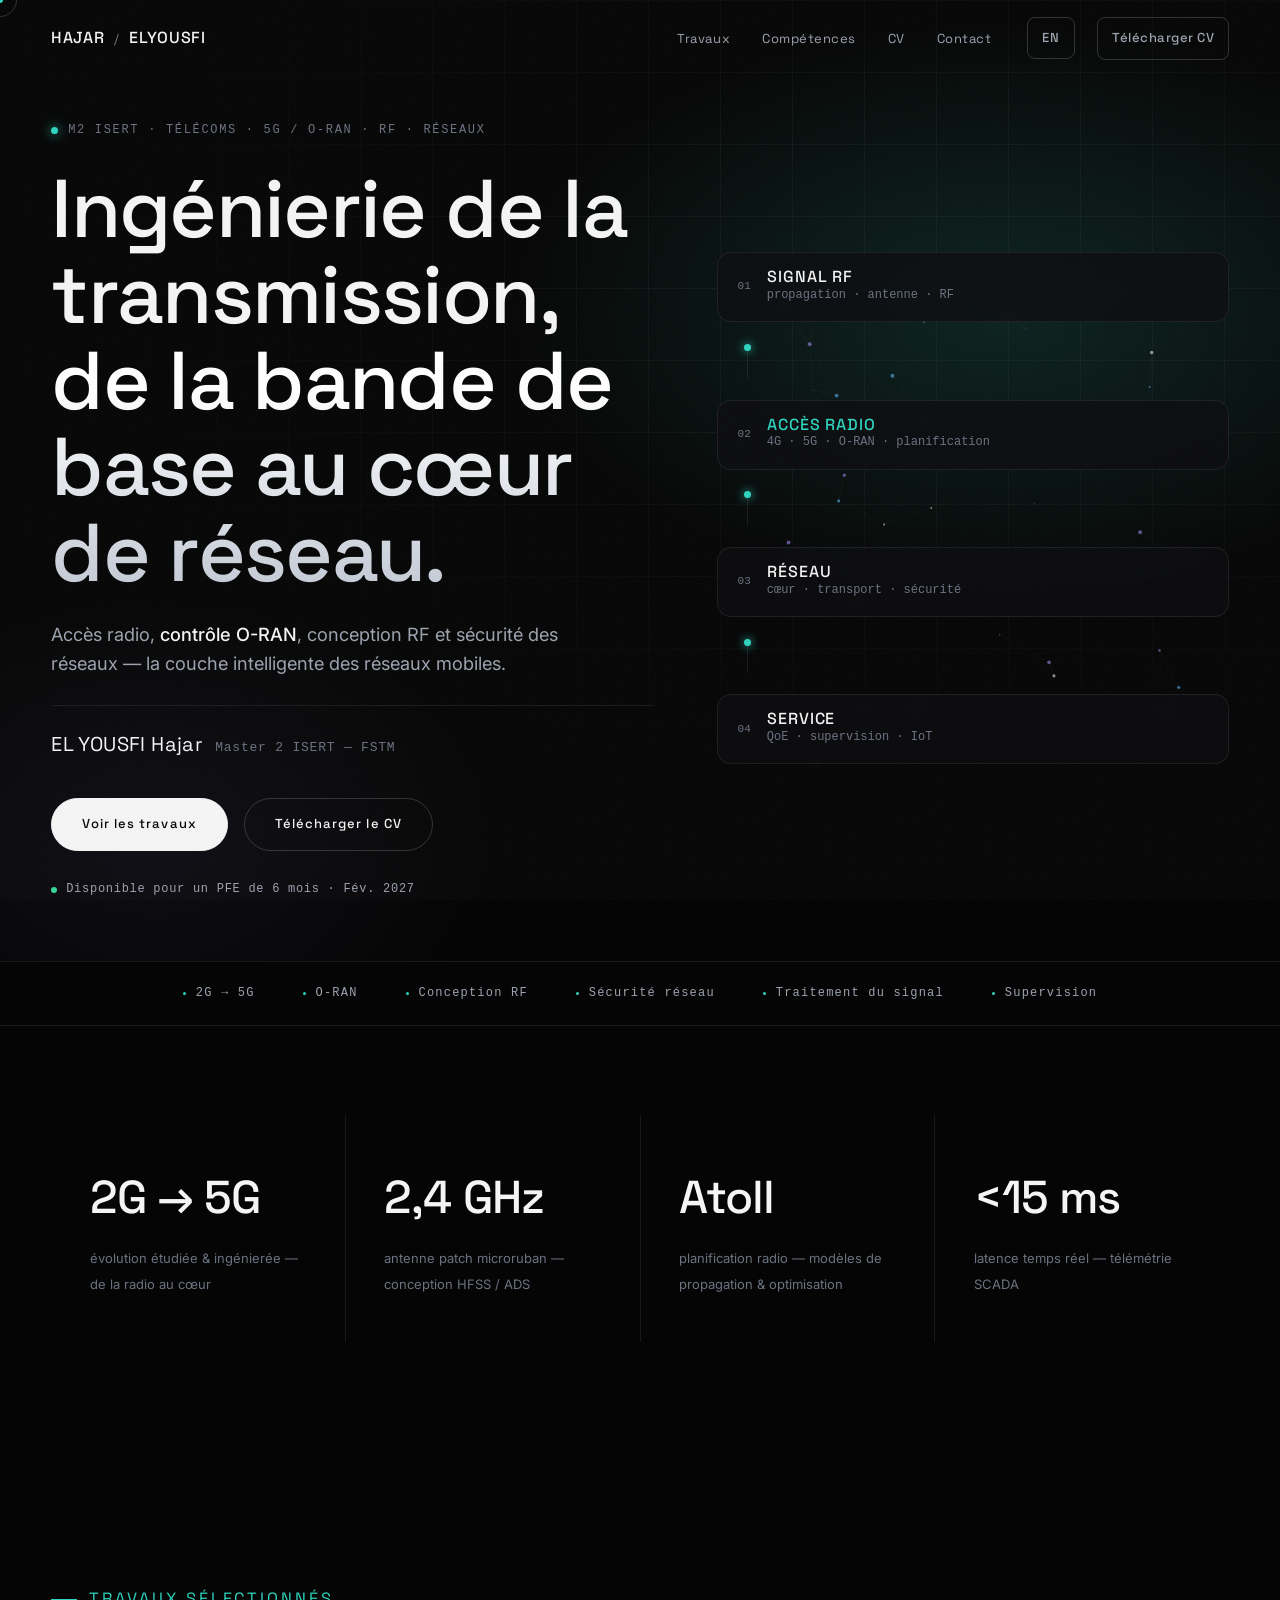
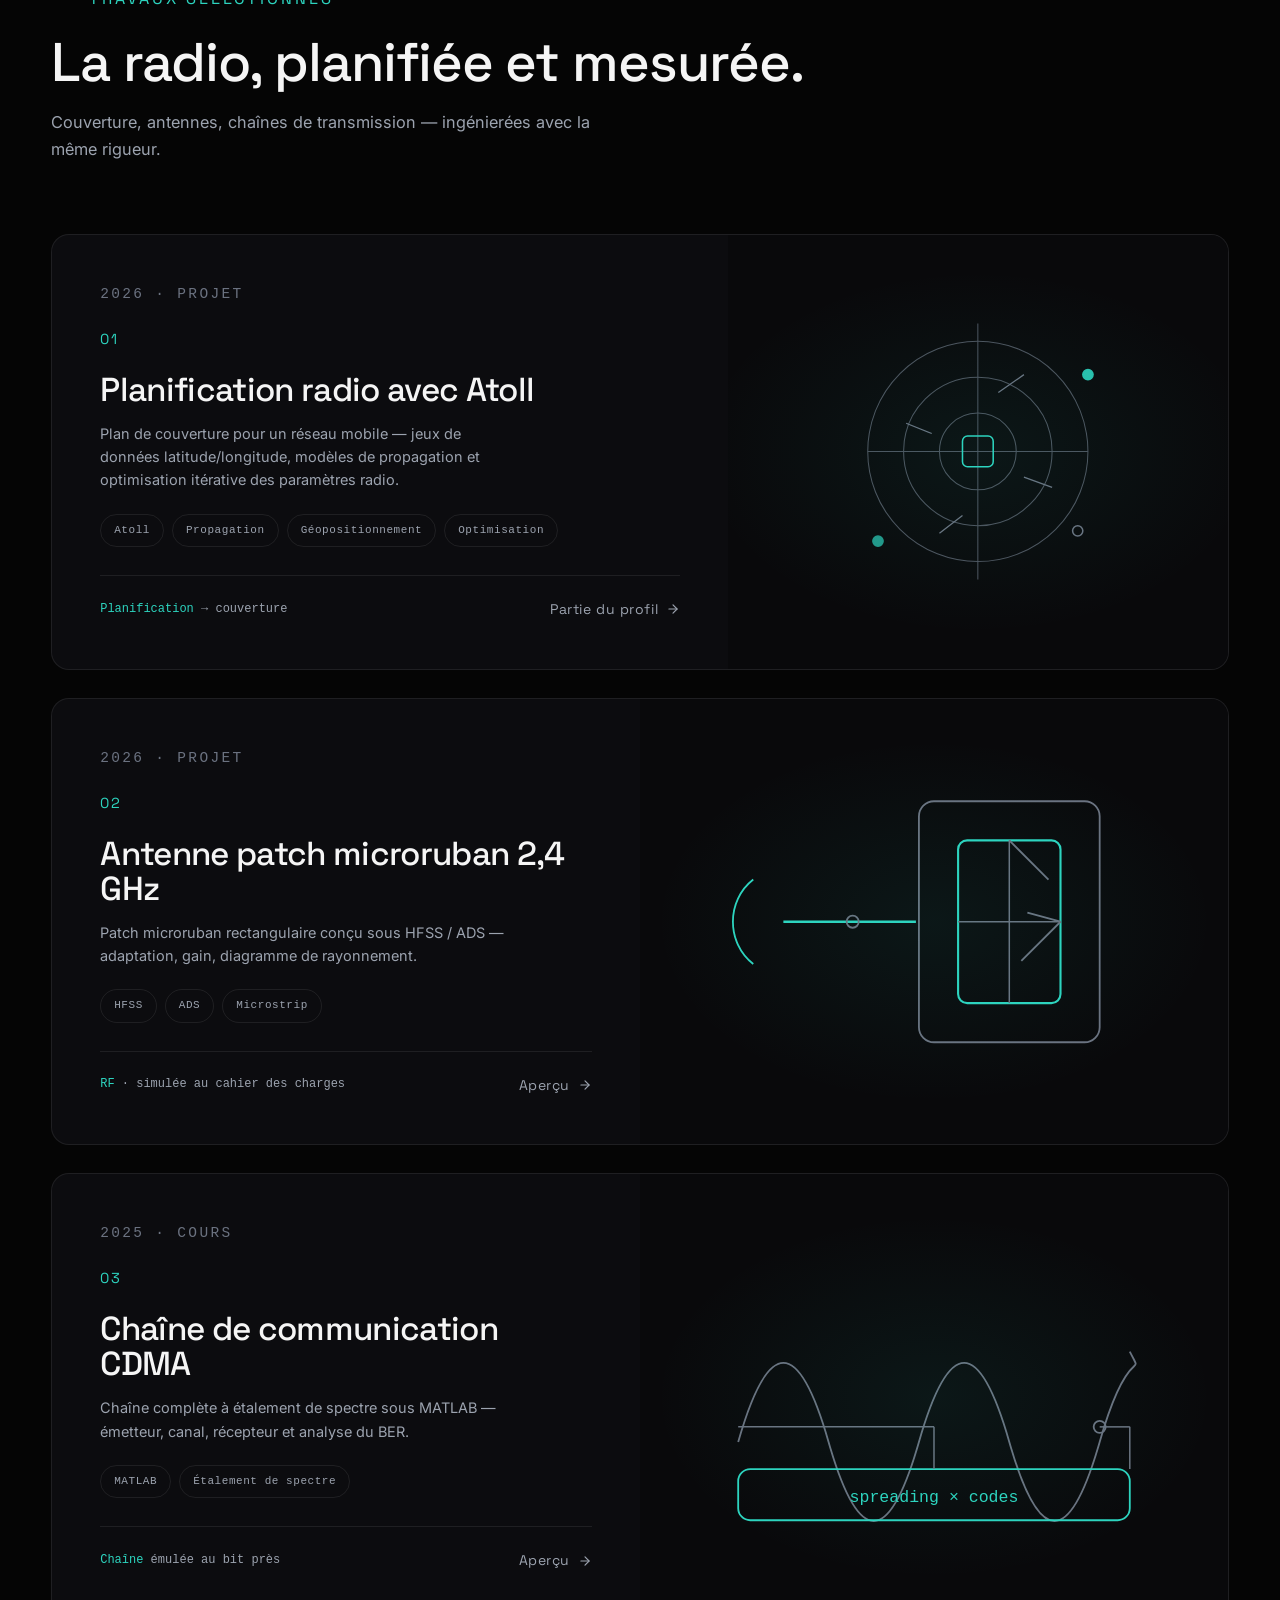
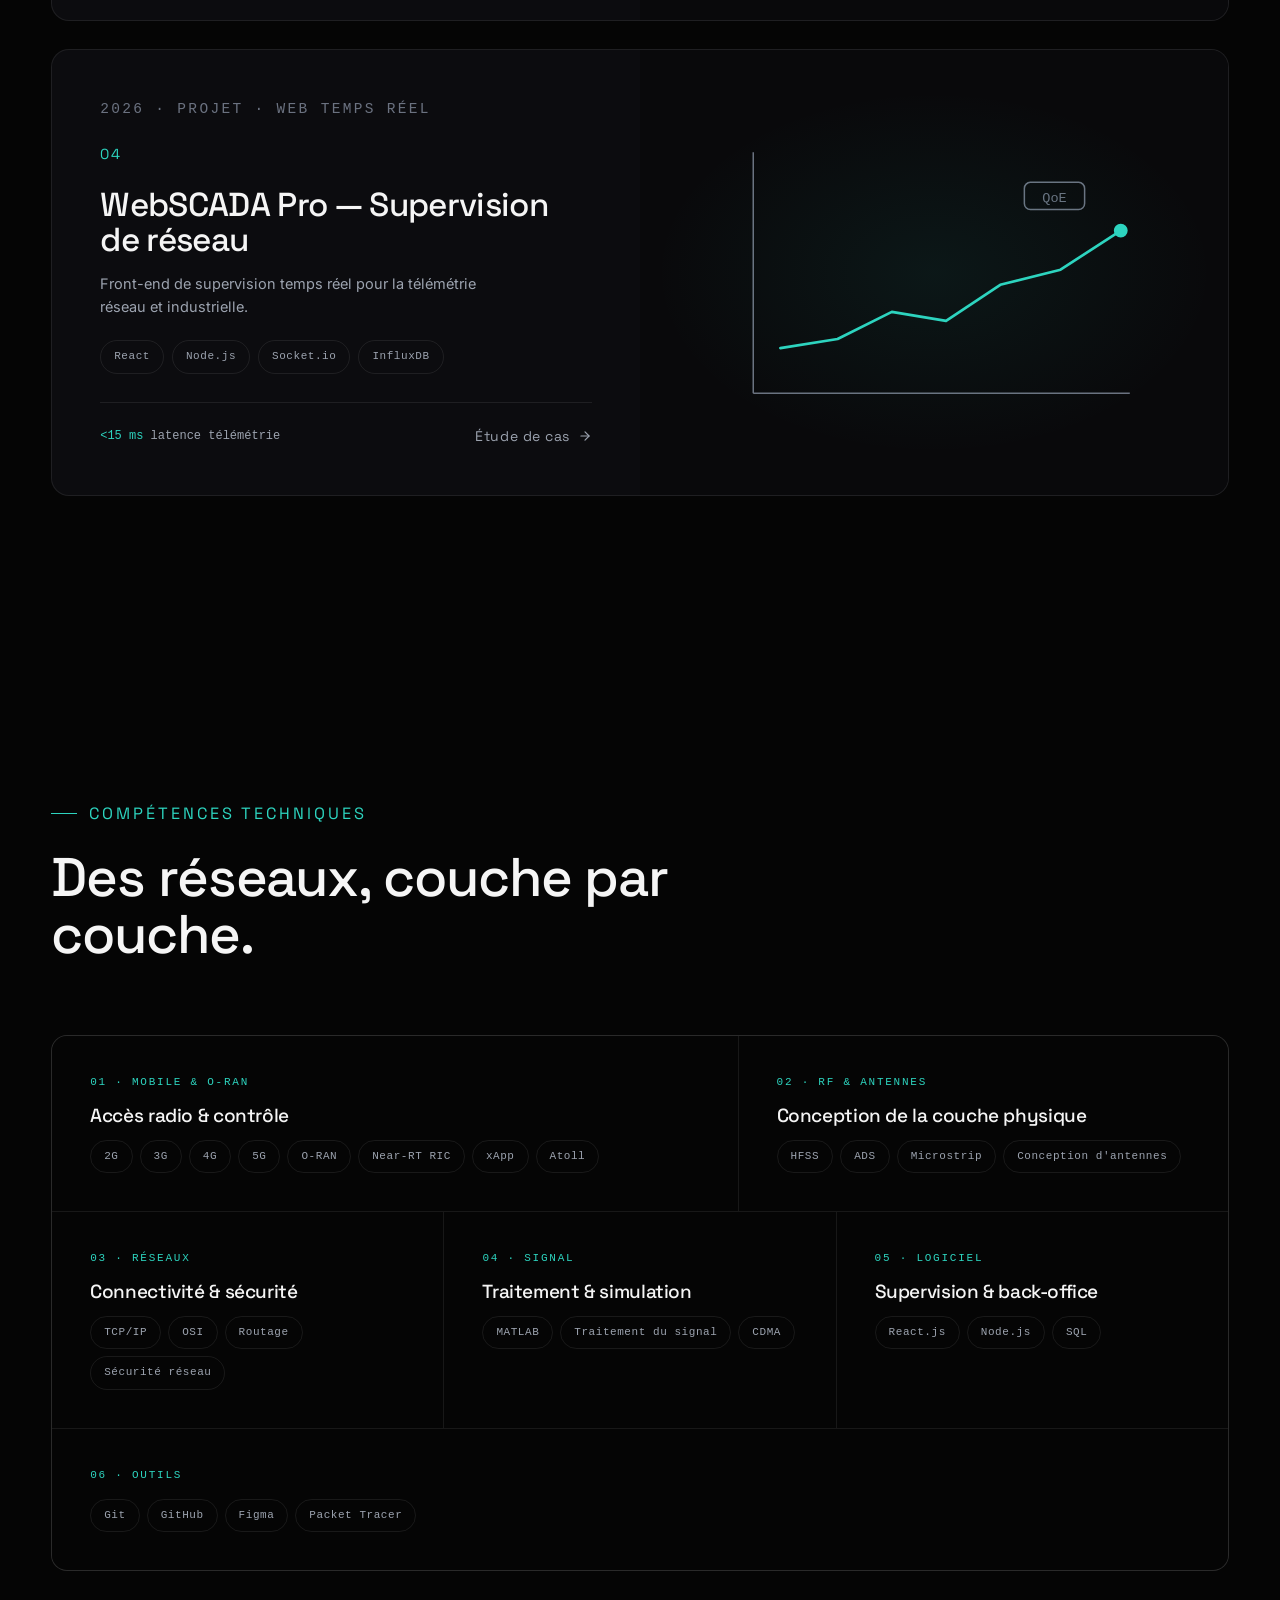
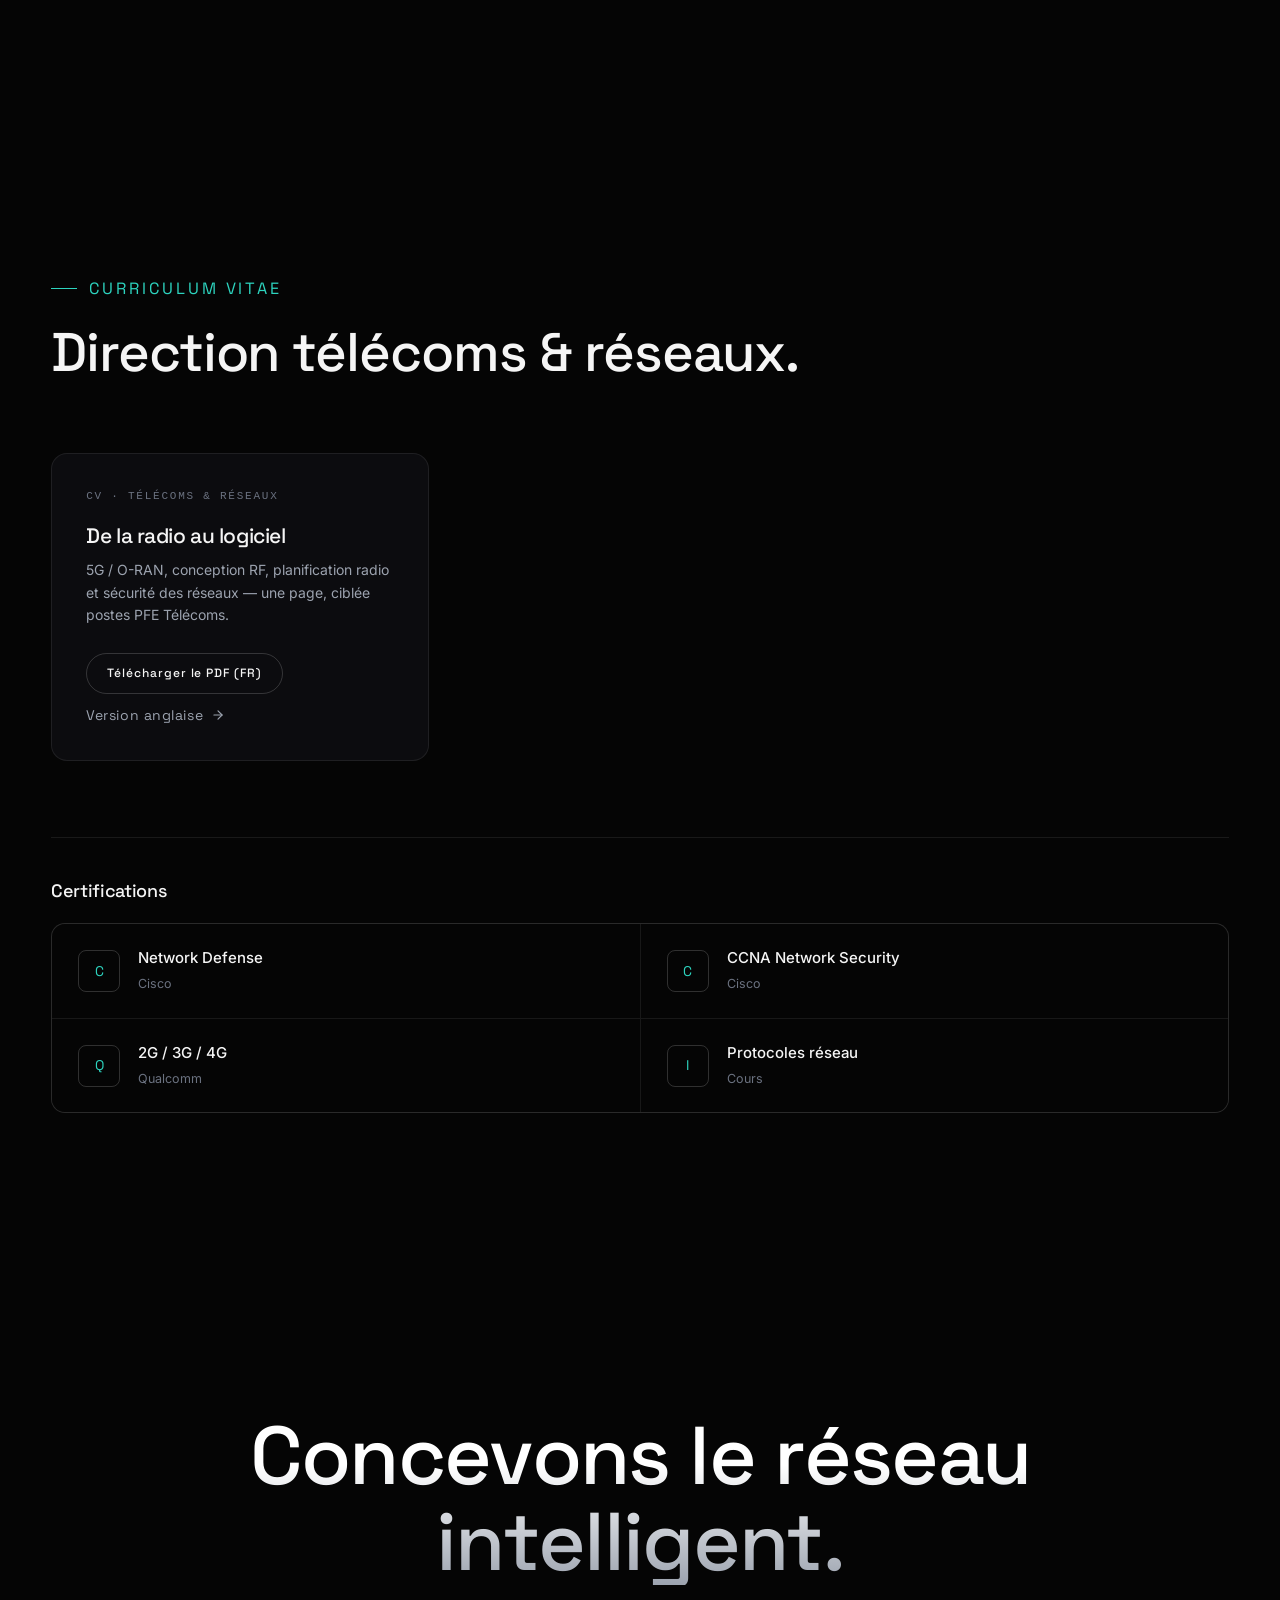
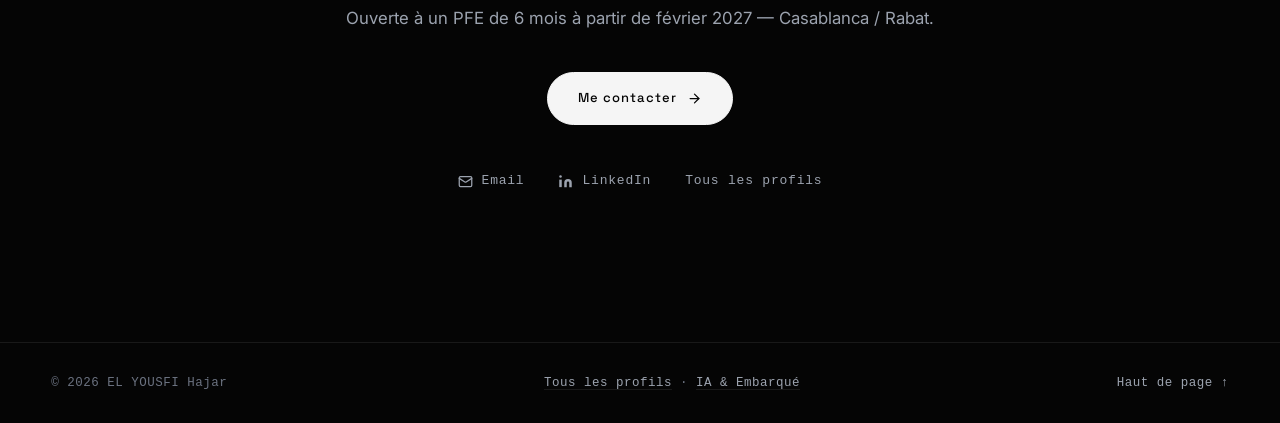
<file: telecom-fr.html>
<!DOCTYPE html>
<html lang="fr">
<head>
<meta charset="utf-8">
<meta name="viewport" content="width=device-width, initial-scale=1">
<title>EL YOUSFI Hajar — Télécoms &amp; Réseaux | 5G · O-RAN · RF</title>
<meta name="description" content="EL YOUSFI Hajar — Direction Télécoms & Réseaux : 5G/O-RAN, planification radio, conception RF, traitement du signal et sécurité des réseaux. PFE de 6 mois à partir de février 2027.">
<meta property="og:title" content="EL YOUSFI Hajar — Télécoms & Réseaux">
<meta property="og:description" content="5G/O-RAN, RF, planification radio, traitement du signal et réseaux sécurisés — M2 ISERT, FSTM.">
<meta property="og:type" content="profile">
<meta property="og:url" content="https://hajar-mythos7.github.io/telecom-fr.html">
<meta name="theme-color" content="#050505">
<link rel="alternate" hreflang="en" href="telecom.html">
<link rel="preconnect" href="https://fonts.googleapis.com">
<link rel="preconnect" href="https://fonts.gstatic.com" crossorigin>
<link href="https://fonts.googleapis.com/css2?family=Space+Grotesk:wght@400;500&family=Inter:wght@400;500&display=swap" rel="stylesheet">
<link rel="stylesheet" href="css/style.css">
</head>
<body class="type-telecom">

<nav class="nav" id="nav" aria-label="Navigation principale">
  <div class="container nav-inner">
    <a class="brand" href="index-fr.html"><b>HAJAR</b><span>/</span><b>ELYOUSFI</b></a>
    <ul class="nav-links">
      <li><a href="#work">Travaux</a></li>
      <li><a href="#stack">Compétences</a></li>
      <li><a href="#cv">CV</a></li>
      <li><a href="#contact">Contact</a></li>
      <li><a class="btn btn--ghost btn--sm nav-cta lang-switch" href="telecom.html" lang="en" title="English version">EN</a></li>
      <li><a class="btn btn--ghost btn--sm nav-cta magnetic" href="assets/cv/Elyousfi_Hajar_CV_Telecom_Reseaux_2027_v2_FR.pdf" target="_blank" rel="noopener">Télécharger CV</a></li>
    </ul>
    <button class="nav-toggle" aria-label="Ouvrir le menu" aria-expanded="false">
      <span></span><span></span><span></span>
    </button>
  </div>
</nav>

<header class="hero">
  <div class="hero-grid-bg" aria-hidden="true"></div>
  <div class="container hero-inner">
    <div>
      <p class="hero-tag">M2 ISERT &middot; TÉLÉCOMS &middot; 5G / O-RAN &middot; RF &middot; RÉSEAUX</p>
      <h1>Ingénierie de la transmission,<br><span class="grad">de la bande de base au cœur de réseau.</span></h1>
      <p class="hero-sub">Accès radio, <strong>contrôle O-RAN</strong>, conception RF et sécurité des réseaux — la couche intelligente des réseaux mobiles.</p>
      <div class="hero-id">
        <span class="h-name">EL YOUSFI Hajar</span>
        <span class="h-role">Master 2 ISERT — FSTM</span>
      </div>
      <div class="hero-cta">
        <a class="btn btn--solid magnetic" href="#work">Voir les travaux</a>
        <a class="btn btn--ghost magnetic" href="assets/cv/Elyousfi_Hajar_CV_Telecom_Reseaux_2027_v2_FR.pdf" target="_blank" rel="noopener">Télécharger le CV</a>
      </div>
      <p class="hero-available"><i aria-hidden="true"></i> Disponible pour un PFE de 6 mois &middot; Fév. 2027</p>
    </div>

    <div class="hero-visual" aria-hidden="true">
      <canvas id="heroCanvas"></canvas>
      <div class="pipeline">
        <div class="stage">
          <span class="st-num">01</span>
          <div><h3>SIGNAL RF</h3><p>propagation · antenne · RF</p></div>
        </div>
        <div class="stage-rail"></div>
        <div class="stage stage--net">
          <span class="st-num">02</span>
          <div><h3>ACCÈS RADIO</h3><p>4G · 5G · O-RAN · planification</p></div>
        </div>
        <div class="stage-rail"></div>
        <div class="stage">
          <span class="st-num">03</span>
          <div><h3>RÉSEAU</h3><p>cœur · transport · sécurité</p></div>
        </div>
        <div class="stage-rail"></div>
        <div class="stage stage--sys">
          <span class="st-num">04</span>
          <div><h3>SERVICE</h3><p>QoE · supervision · IoT</p></div>
        </div>
      </div>
    </div>
  </div>
</header>

<section class="trust" aria-label="Points forts du profil">
  <div class="container trust-row">
    <span>2G → 5G</span>
    <span>O-RAN</span>
    <span>Conception RF</span>
    <span>Sécurité réseau</span>
    <span>Traitement du signal</span>
    <span>Supervision</span>
  </div>
</section>

<section class="section section--tight" aria-label="Chiffres clés">
  <div class="container">
    <div class="metrics">
      <div class="metric reveal"><b>2G → 5G</b><span>évolution étudiée &amp; ingénierée — de la radio au cœur</span></div>
      <div class="metric reveal"><b>2,4 GHz</b><span>antenne patch microruban — conception HFSS / ADS</span></div>
      <div class="metric reveal"><b>Atoll</b><span>planification radio — modèles de propagation &amp; optimisation</span></div>
      <div class="metric reveal"><b>&lt;15 ms</b><span>latence temps réel — télémétrie SCADA</span></div>
    </div>
  </div>
</section>

<main>
  <section class="section" id="work">
    <div class="container">
      <div class="section-head reveal">
        <p class="eyebrow">Travaux sélectionnés</p>
        <h2>La radio, planifiée et mesurée.</h2>
        <p>Couverture, antennes, chaînes de transmission — ingénierées avec la même rigueur.</p>
      </div>
      <div class="work-grid">
        <article class="work-card work-card--featured reveal" style="--i:0">
          <div class="work-body">
            <p class="work-meta">2026 · PROJET</p>
            <p class="work-num">01</p>
            <h3>Planification radio avec Atoll</h3>
            <p>Plan de couverture pour un réseau mobile — jeux de données latitude/longitude, modèles de propagation et optimisation itérative des paramètres radio.</p>
            <div class="work-tech">
              <span class="chip">Atoll</span><span class="chip">Propagation</span><span class="chip">Géopositionnement</span><span class="chip">Optimisation</span>
            </div>
            <div class="work-impact">
              <span><b>Planification</b> → couverture</span>
              <a class="text-link" href="index-fr.html#work">Partie du profil <svg viewBox="0 0 24 24" fill="none" stroke="currentColor" stroke-width="2" stroke-linecap="round" stroke-linejoin="round"><path d="M5 12h14"/><path d="m12 5 7 7-7 7"/></svg></a>
            </div>
          </div>
          <div class="work-visual" aria-hidden="true">
            <svg viewBox="0 0 320 260" fill="none" xmlns="http://www.w3.org/2000/svg">
              <g class="vg" stroke="var(--dim)" stroke-width="0.8" opacity="0.7">
                <circle cx="160" cy="130" r="30"/><circle cx="160" cy="130" r="58"/><circle cx="160" cy="130" r="86"/>
                <line x1="160" y1="30" x2="160" y2="230"/><line x1="74" y1="130" x2="246" y2="130"/>
              </g>
              <rect class="vf" stroke="var(--accent)" stroke-width="1.2" x="148" y="118" width="24" height="24" rx="4"/>
              <circle class="vf" cx="246" cy="70" r="4" stroke-width="1.2" fill="var(--accent)" opacity="0.9"/>
              <circle class="vf" cx="82" cy="200" r="4" stroke-width="1.2" fill="var(--accent)" opacity="0.7"/>
              <circle class="vg" cx="238" cy="192" r="4" stroke-width="1.2"/>
              <g class="vg" stroke="var(--dim)" stroke-width="1">
                <path d="M176 84l20-14M148 180l-18 14M196 150l22 8M124 116l-20-8"/>
              </g>
            </svg>
          </div>
        </article>

        <article class="work-card reveal" style="--i:1">
          <div class="work-body">
            <p class="work-meta">2026 · PROJET</p>
            <p class="work-num">02</p>
            <h3>Antenne patch microruban 2,4 GHz</h3>
            <p>Patch microruban rectangulaire conçu sous HFSS / ADS — adaptation, gain, diagramme de rayonnement.</p>
            <div class="work-tech">
              <span class="chip">HFSS</span><span class="chip">ADS</span><span class="chip">Microstrip</span>
            </div>
            <div class="work-impact">
              <span><b>RF</b> · simulée au cahier des charges</span>
              <a class="text-link" href="index-fr.html#work">Aperçu <svg viewBox="0 0 24 24" fill="none" stroke="currentColor" stroke-width="2" stroke-linecap="round" stroke-linejoin="round"><path d="M5 12h14"/><path d="m12 5 7 7-7 7"/></svg></a>
            </div>
          </div>
          <div class="work-visual" aria-hidden="true">
            <svg viewBox="0 0 320 240" fill="none" xmlns="http://www.w3.org/2000/svg">
              <rect class="vg" x="150" y="40" width="120" height="160" rx="10" stroke="var(--dim)" stroke-width="1.2"/>
              <rect class="vf" x="176" y="66" width="68" height="108" rx="6" stroke="var(--accent)" stroke-width="1.4"/>
              <path class="vf" stroke="var(--accent)" stroke-width="1.6" d="M60 120h88"/>
              <path class="vf" stroke="var(--accent)" stroke-width="1.2" d="M40 92c-18 14-18 42 0 56"/>
              <circle class="vg" cx="106" cy="120" r="4" stroke-width="1.2"/>
              <g class="vg" stroke="var(--dim)" stroke-width="1">
                <line x1="210" y1="66" x2="210" y2="174"/><line x1="176" y1="120" x2="244" y2="120"/>
              </g>
              <path class="vg" stroke="var(--dim)" stroke-width="1.2" d="M210 66l26 26M244 120l-26 26M244 120l-22-6"/>
            </svg>
          </div>
        </article>

        <article class="work-card reveal" style="--i:2">
          <div class="work-body">
            <p class="work-meta">2025 · COURS</p>
            <p class="work-num">03</p>
            <h3>Chaîne de communication CDMA</h3>
            <p>Chaîne complète à étalement de spectre sous MATLAB — émetteur, canal, récepteur et analyse du BER.</p>
            <div class="work-tech">
              <span class="chip">MATLAB</span><span class="chip">Étalement de spectre</span>
            </div>
            <div class="work-impact">
              <span><b>Chaîne</b> émulée au bit près</span>
              <a class="text-link" href="index-fr.html#work">Aperçu <svg viewBox="0 0 24 24" fill="none" stroke="currentColor" stroke-width="2" stroke-linecap="round" stroke-linejoin="round"><path d="M5 12h14"/><path d="m12 5 7 7-7 7"/></svg></a>
            </div>
          </div>
          <div class="work-visual" aria-hidden="true">
            <svg viewBox="0 0 320 240" fill="none" xmlns="http://www.w3.org/2000/svg">
              <path class="vg" stroke="var(--dim)" stroke-width="1.2" d="M30 150c20-70 40-70 60 0s40 70 60 0 40-70 60 0 40 70 60 0 30-40 20-60"/>
              <rect class="vf" x="30" y="168" width="260" height="34" rx="8" stroke="var(--accent)" stroke-width="1.2"/>
              <text x="160" y="190" text-anchor="middle" fill="var(--accent)" font-family="monospace" font-size="11">spreading × codes</text>
              <g class="vg" stroke="var(--dim)" stroke-width="1">
                <line x1="30" y1="140" x2="160" y2="140"/><line x1="160" y1="140" x2="160" y2="168"/><line x1="290" y1="168" x2="290" y2="140"/><line x1="290" y1="140" x2="270" y2="140"/>
              </g>
              <circle class="vg" cx="270" cy="140" r="4" stroke-width="1.2"/>
            </svg>
          </div>
        </article>

        <article class="work-card work-card--wide reveal" style="--i:3">
          <div class="work-body">
            <p class="work-meta">2026 · PROJET · WEB TEMPS RÉEL</p>
            <p class="work-num">04</p>
            <h3>WebSCADA Pro — Supervision de réseau</h3>
            <p>Front-end de supervision temps réel pour la télémétrie réseau et industrielle.</p>
            <div class="work-tech">
              <span class="chip">React</span><span class="chip">Node.js</span><span class="chip">Socket.io</span><span class="chip">InfluxDB</span>
            </div>
            <div class="work-impact">
              <span><b>&lt;15 ms</b> latence télémétrie</span>
              <a class="text-link" href="case-studies/webscada-fr.html">Étude de cas <svg viewBox="0 0 24 24" fill="none" stroke="currentColor" stroke-width="2" stroke-linecap="round" stroke-linejoin="round"><path d="M5 12h14"/><path d="m12 5 7 7-7 7"/></svg></a>
            </div>
          </div>
          <div class="work-visual" aria-hidden="true">
            <svg viewBox="0 0 320 240" fill="none" xmlns="http://www.w3.org/2000/svg">
              <g class="vg" stroke="var(--dim)" stroke-width="1">
                <line x1="40" y1="40" x2="40" y2="200"/><line x1="40" y1="200" x2="290" y2="200"/>
              </g>
              <polyline class="vf" stroke="var(--accent)" stroke-width="1.8" stroke-linecap="round" stroke-linejoin="round" points="58,170 96,164 132,146 168,152 204,128 244,118 284,92"/>
              <circle class="vf" cx="284" cy="92" r="4" fill="var(--accent)" stroke-width="1.2"/>
              <rect class="vg" x="220" y="60" width="40" height="18" rx="4" stroke-width="1"/>
              <text x="240" y="73" text-anchor="middle" fill="var(--dim)" font-family="monospace" font-size="9">QoE</text>
            </svg>
          </div>
        </article>
      </div>
    </div>
  </section>

  <section class="section" id="stack">
    <div class="container">
      <div class="section-head reveal">
        <p class="eyebrow">Compétences techniques</p>
        <h2>Des réseaux, couche par couche.</h2>
      </div>
      <div class="stack-grid">
        <div class="stack-cell stack-cell--big reveal" style="--i:0">
          <p class="sc-tag">01 · MOBILE &amp; O-RAN</p>
          <h3>Accès radio &amp; contrôle</h3>
          <div class="sc-items"><span class="chip">2G</span><span class="chip">3G</span><span class="chip">4G</span><span class="chip">5G</span><span class="chip">O-RAN</span><span class="chip">Near-RT RIC</span><span class="chip">xApp</span><span class="chip">Atoll</span></div>
        </div>
        <div class="stack-cell stack-cell--mid reveal" style="--i:1">
          <p class="sc-tag">02 · RF &amp; ANTENNES</p>
          <h3>Conception de la couche physique</h3>
          <div class="sc-items"><span class="chip">HFSS</span><span class="chip">ADS</span><span class="chip">Microstrip</span><span class="chip">Conception d'antennes</span></div>
        </div>
        <div class="stack-cell stack-cell--third reveal" style="--i:2">
          <p class="sc-tag">03 · RÉSEAUX</p>
          <h3>Connectivité &amp; sécurité</h3>
          <div class="sc-items"><span class="chip">TCP/IP</span><span class="chip">OSI</span><span class="chip">Routage</span><span class="chip">Sécurité réseau</span></div>
        </div>
        <div class="stack-cell stack-cell--third reveal" style="--i:3">
          <p class="sc-tag">04 · SIGNAL</p>
          <h3>Traitement &amp; simulation</h3>
          <div class="sc-items"><span class="chip">MATLAB</span><span class="chip">Traitement du signal</span><span class="chip">CDMA</span></div>
        </div>
        <div class="stack-cell stack-cell--third reveal" style="--i:4">
          <p class="sc-tag">05 · LOGICIEL</p>
          <h3>Supervision &amp; back-office</h3>
          <div class="sc-items"><span class="chip">React.js</span><span class="chip">Node.js</span><span class="chip">SQL</span></div>
        </div>
        <div class="stack-cell stack-cell--full reveal" style="--i:5">
          <p class="sc-tag">06 · OUTILS</p>
          <div class="sc-items"><span class="chip">Git</span><span class="chip">GitHub</span><span class="chip">Figma</span><span class="chip">Packet Tracer</span></div>
        </div>
      </div>
    </div>
  </section>

  <section class="section" id="cv">
    <div class="container">
      <div class="section-head reveal">
        <p class="eyebrow">Curriculum Vitae</p>
        <h2>Direction télécoms &amp; réseaux.</h2>
      </div>
      <div class="profiles">
        <div class="profile-card reveal" style="--i:0">
          <p class="pc-num">CV · TÉLÉCOMS &amp; RÉSEAUX</p>
          <h3>De la radio au logiciel</h3>
          <p>5G / O-RAN, conception RF, planification radio et sécurité des réseaux — une page, ciblée postes PFE Télécoms.</p>
          <div class="pc-actions">
            <a class="btn btn--ghost btn--sm magnetic" href="assets/cv/Elyousfi_Hajar_CV_Telecom_Reseaux_2027_v2_FR.pdf" target="_blank" rel="noopener">Télécharger le PDF (FR)</a>
            <a class="text-link" href="assets/cv/Elyousfi_Hajar_CV_Telecom_Reseaux_2027_v2.pdf" target="_blank" rel="noopener">Version anglaise <svg viewBox="0 0 24 24" fill="none" stroke="currentColor" stroke-width="2" stroke-linecap="round" stroke-linejoin="round"><path d="M5 12h14"/><path d="m12 5 7 7-7 7"/></svg></a>
          </div>
        </div>
      </div>
      <div class="certs reveal">
        <h3>Certifications</h3>
        <div class="certs-grid">
          <div class="cert"><span class="c-mark">C</span><div><b>Network Defense</b><span>Cisco</span></div></div>
          <div class="cert"><span class="c-mark">C</span><div><b>CCNA Network Security</b><span>Cisco</span></div></div>
          <div class="cert"><span class="c-mark">Q</span><div><b>2G / 3G / 4G</b><span>Qualcomm</span></div></div>
          <div class="cert"><span class="c-mark">I</span><div><b>Protocoles réseau</b><span>Cours</span></div></div>
        </div>
      </div>
    </div>
  </section>

  <section class="section contact" id="contact">
    <div class="container">
      <h2 class="reveal">Concevons le réseau intelligent.</h2>
      <p class="c-sub reveal">Ouverte à un PFE de 6 mois à partir de février 2027 — Casablanca / Rabat.</p>
      <div class="hero-cta reveal" style="justify-content:center">
        <a class="btn btn--solid magnetic" href="mailto:hajarbrave3@gmail.com">Me contacter <svg viewBox="0 0 24 24" fill="none" stroke="currentColor" stroke-width="2" stroke-linecap="round" stroke-linejoin="round"><path d="M5 12h14"/><path d="m12 5 7 7-7 7"/></svg></a>
      </div>
      <div class="contact-links reveal">
        <a href="mailto:hajarbrave3@gmail.com"><svg viewBox="0 0 24 24" fill="none" stroke="currentColor" stroke-width="2" stroke-linecap="round" stroke-linejoin="round"><rect x="2" y="4" width="20" height="16" rx="2"/><path d="m22 7-8.97 5.7a1.94 1.94 0 0 1-2.06 0L2 7"/></svg>Email</a>
        <a href="https://linkedin.com/in/hajar-elyousfi" target="_blank" rel="noopener"><svg viewBox="0 0 24 24" fill="currentColor"><path d="M16 8a6 6 0 0 1 6 6v7h-4v-7a2 2 0 0 0-4 0v7h-4v-7a6 6 0 0 1 6-6z"/><rect x="2" y="9" width="4" height="12"/><circle cx="4" cy="4" r="2"/></svg>LinkedIn</a>
        <a href="index-fr.html"><span>←</span>Tous les profils</a>
      </div>
    </div>
  </section>
</main>

<footer class="footer">
  <div class="container footer-inner">
    <p>© 2026 EL YOUSFI Hajar</p>
    <p class="footer-nav"><a href="index-fr.html">Tous les profils</a> &middot; <a href="ia-fr.html">IA &amp; Embarqué</a></p>
    <p><a href="#top">Haut de page ↑</a></p>
  </div>
</footer>

<script src="js/main.js"></script>
</body>
</html>
</file>
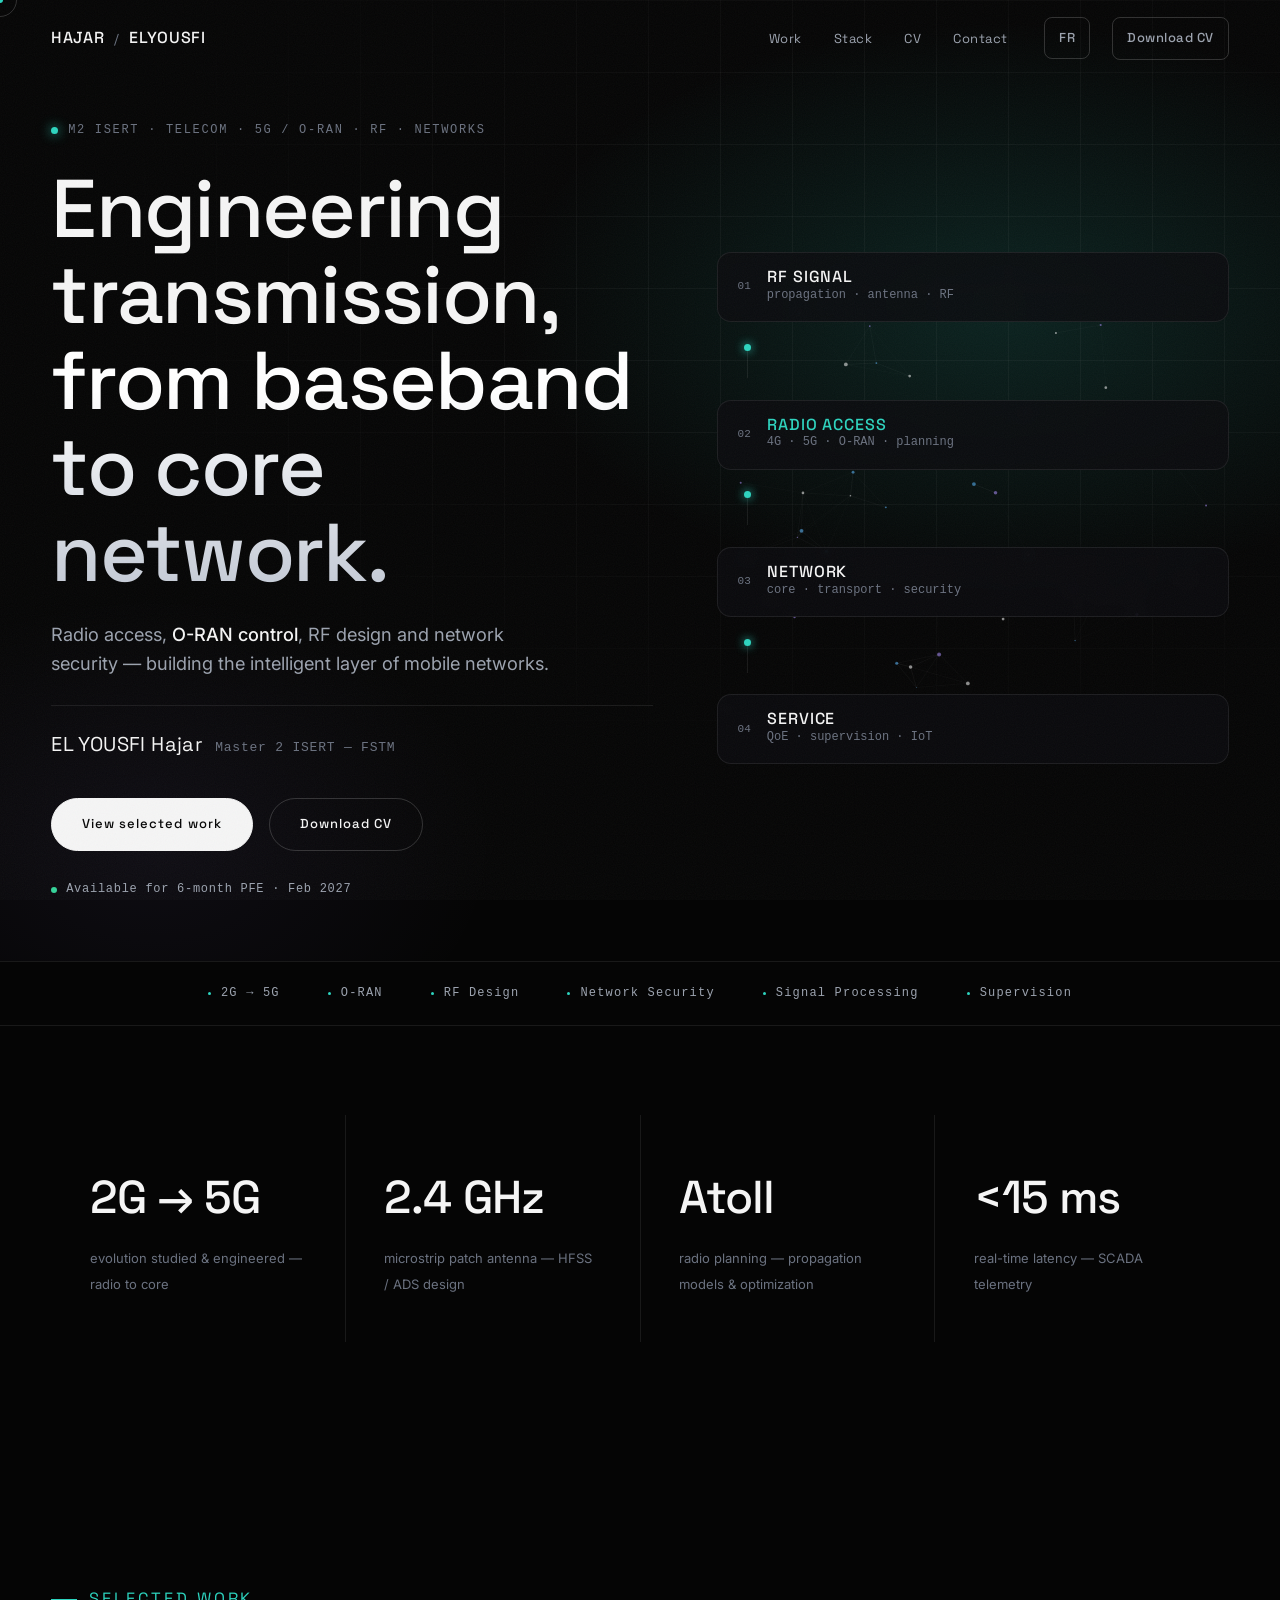
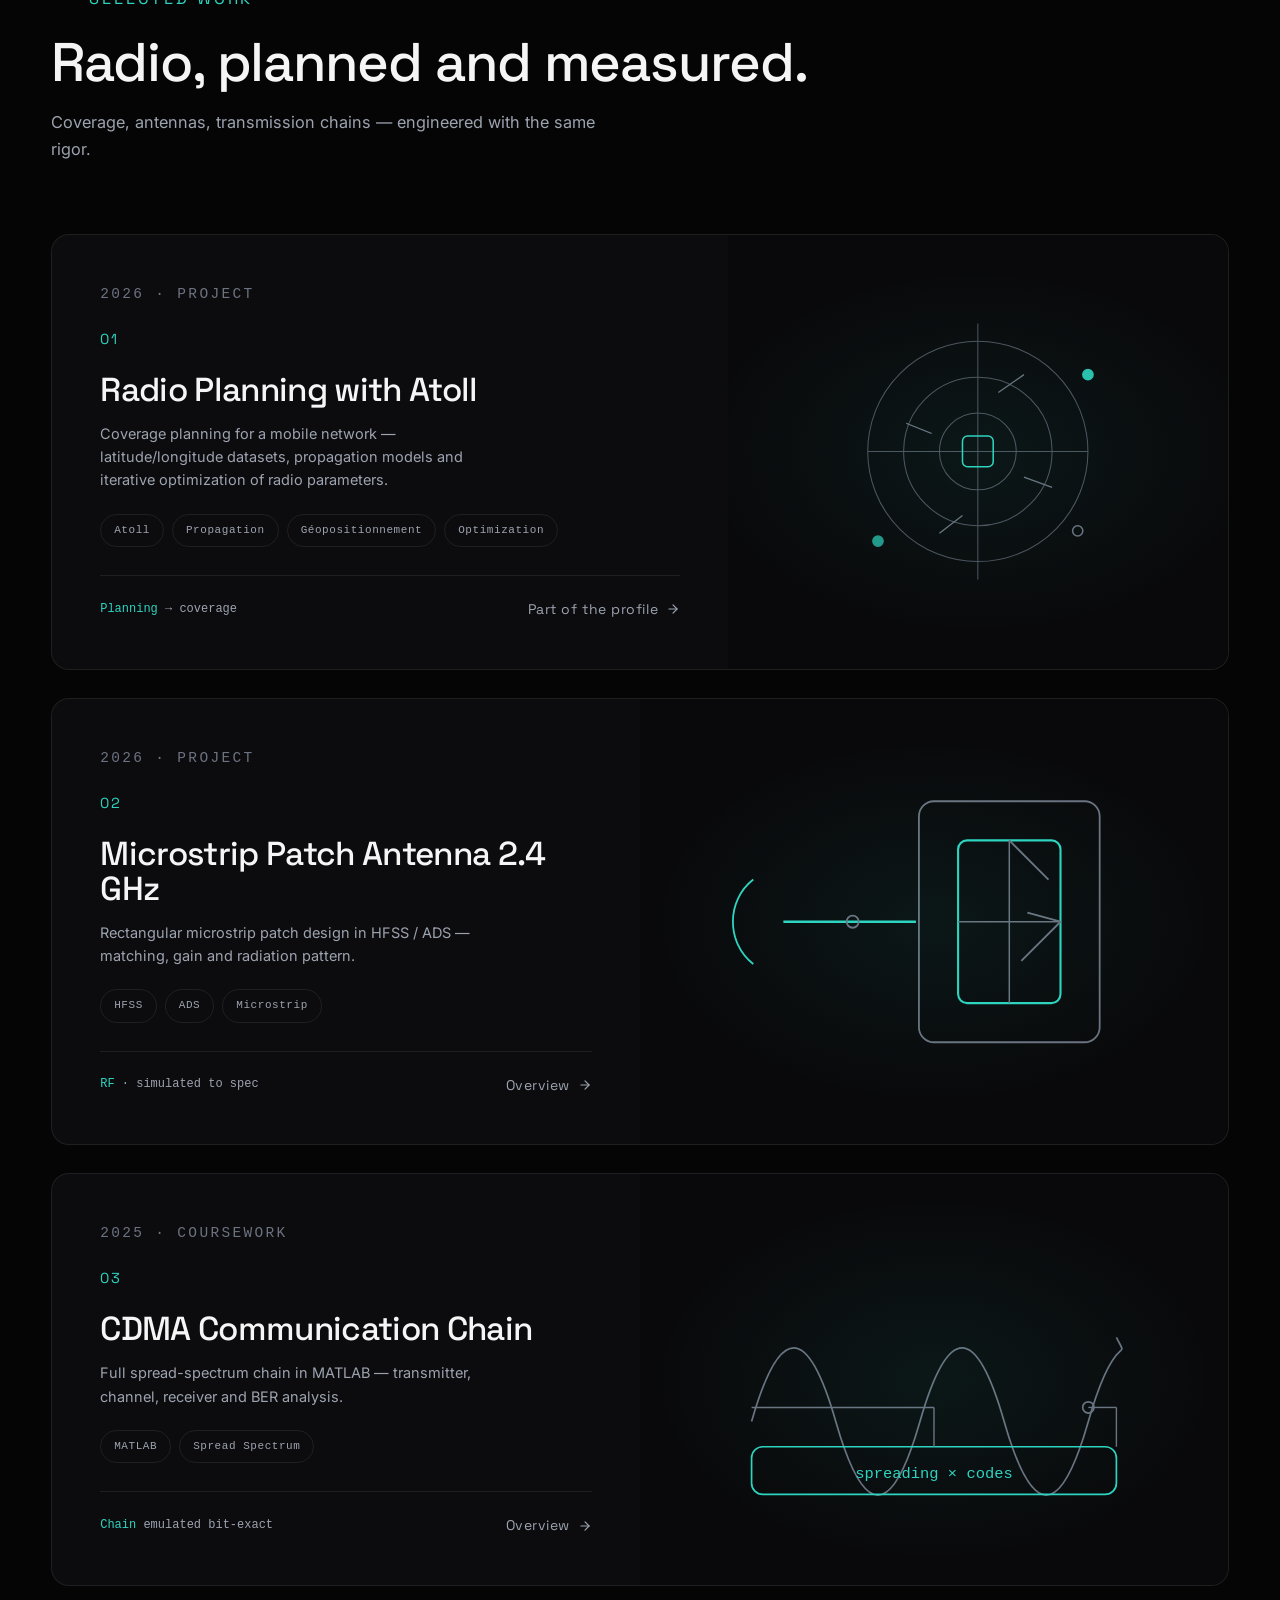
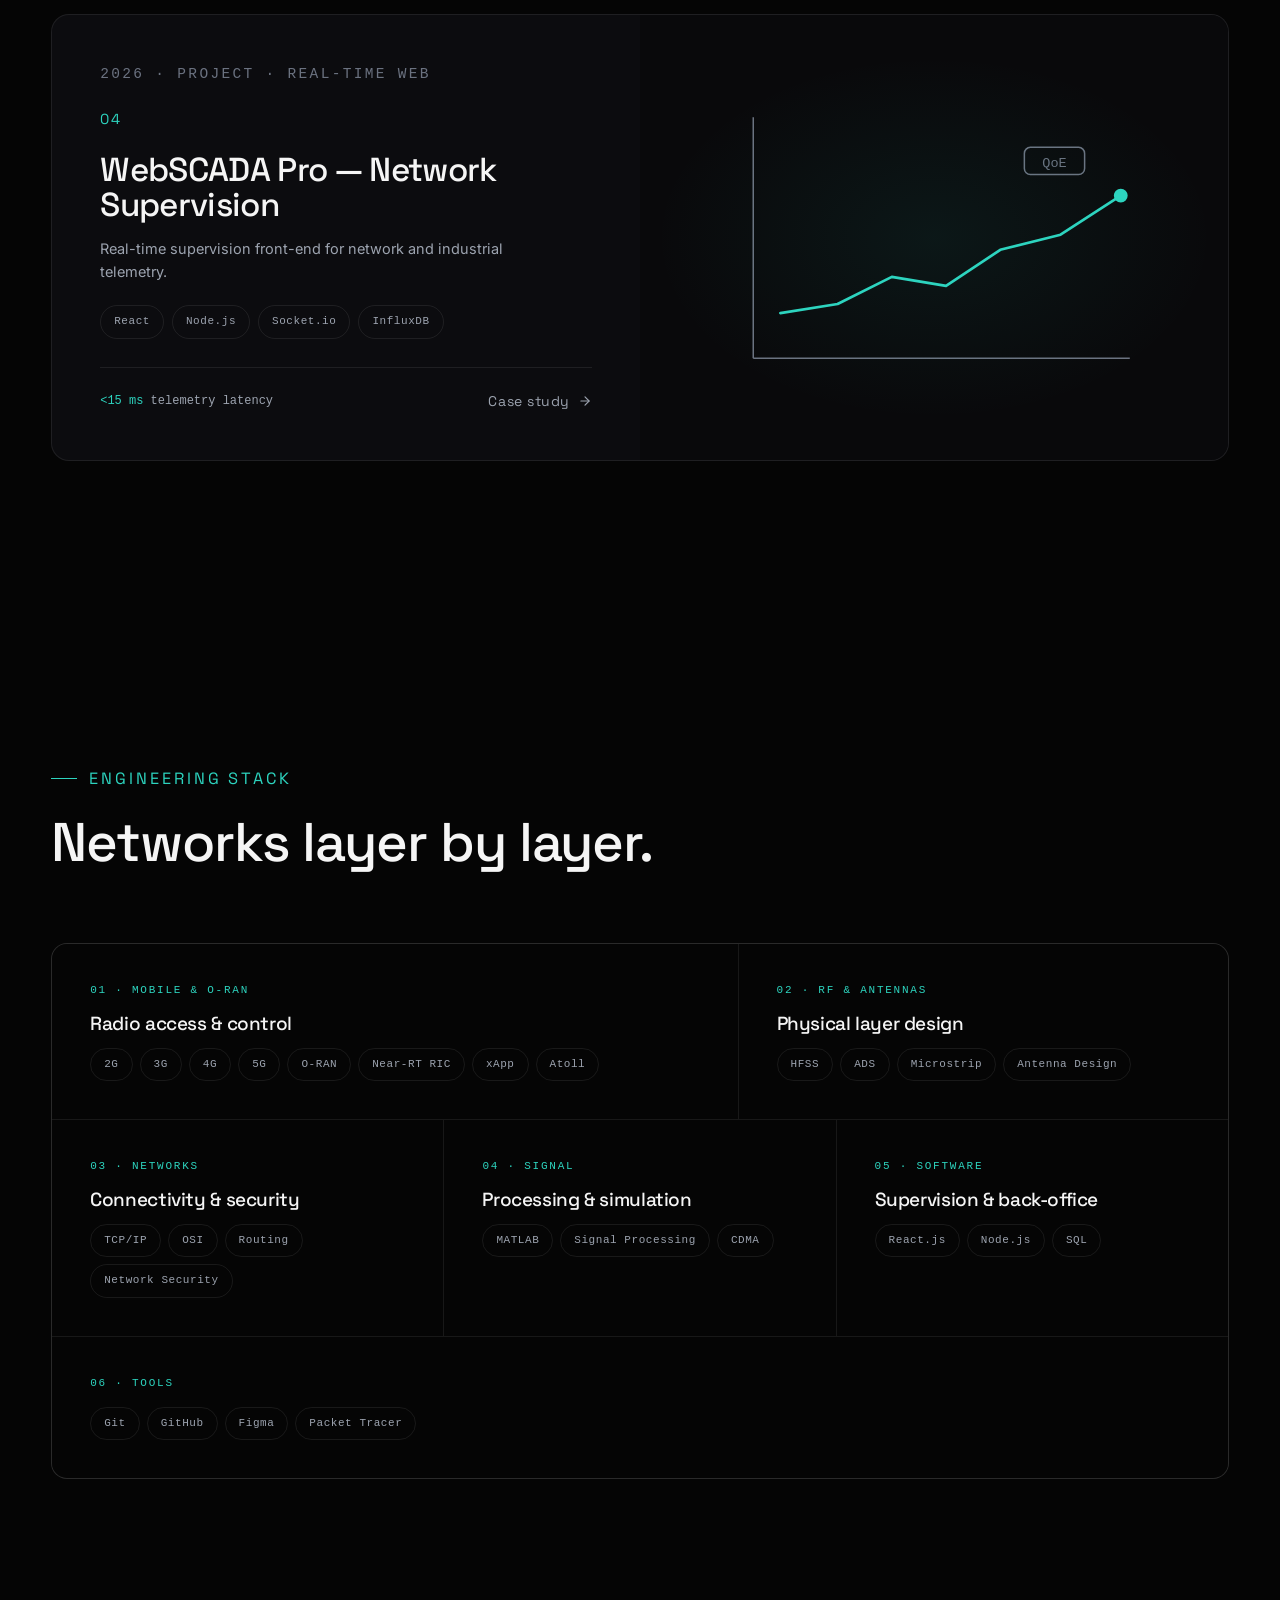
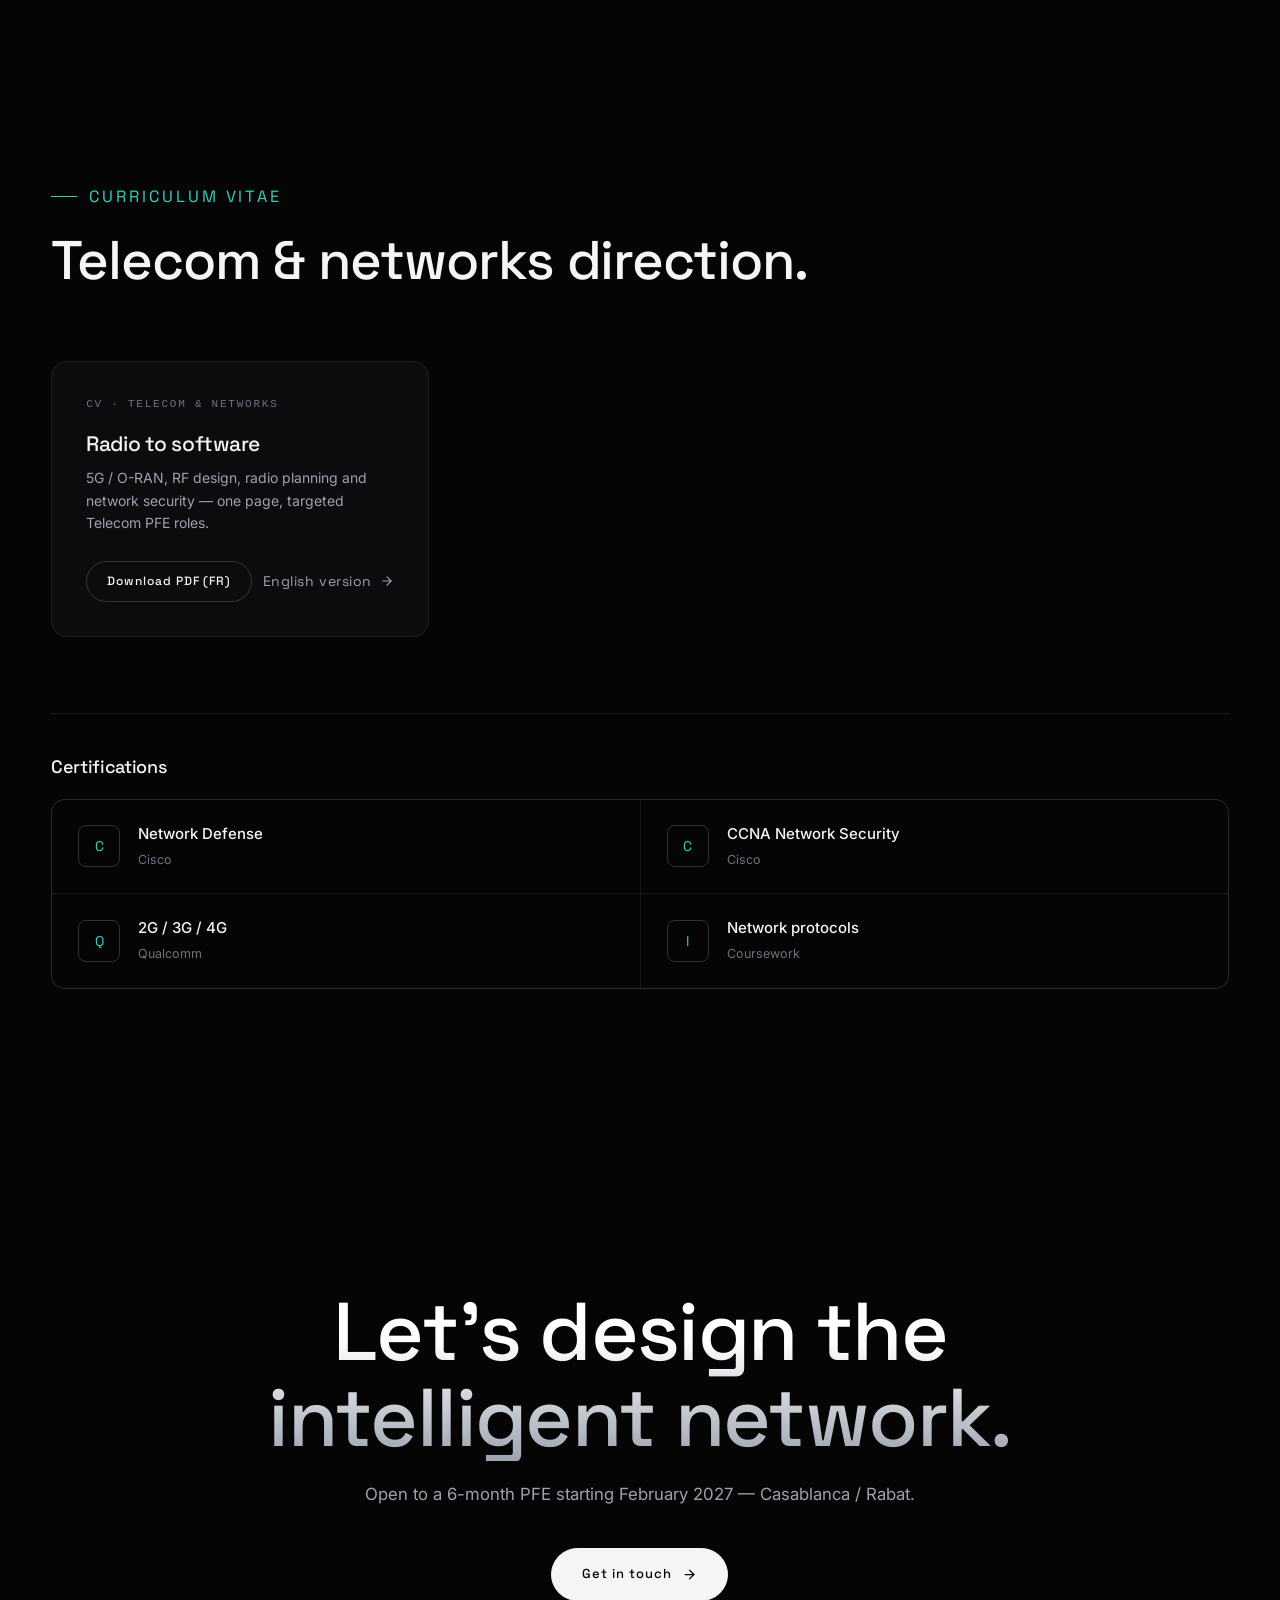
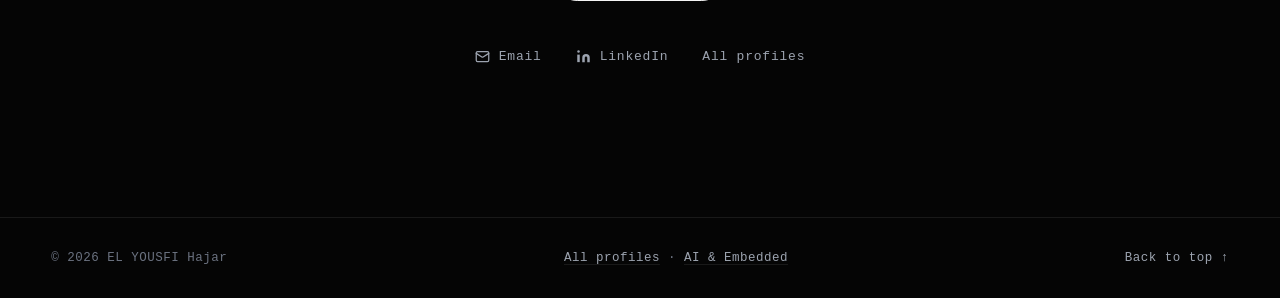
<file: telecom.html>
<!DOCTYPE html>
<html lang="en">
<head>
<meta charset="utf-8">
<meta name="viewport" content="width=device-width, initial-scale=1">
<title>EL YOUSFI Hajar — Telecom &amp; Networks | 5G · O-RAN · RF</title>
<meta name="description" content="EL YOUSFI Hajar — Telecom & Networks direction: 5G/O-RAN, radio planning, RF design, signal processing and network security. 6-month PFE from February 2027.">
<meta property="og:title" content="EL YOUSFI Hajar — Telecom & Networks">
<meta property="og:description" content="5G/O-RAN, RF, radio planning, signal processing and secure networks — M2 ISERT, FSTM.">
<meta property="og:type" content="profile">
<meta property="og:url" content="https://hajar-mythos7.github.io/telecom.html">
<meta name="theme-color" content="#050505">
<link rel="icon" href="data:image/svg+xml,%3Csvg xmlns='http://www.w3.org/2000/svg' viewBox='0 0 64 64'%3E%3Crect width='64' height='64' rx='14' fill='%23050505'/%3E%3Ctext x='32' y='44' font-family='Arial' font-weight='700' font-size='34' text-anchor='middle' fill='%232dd4bf'%3EH%3C/text%3E%3C/svg%3E">
<link rel="preconnect" href="https://fonts.googleapis.com">
<link rel="preconnect" href="https://fonts.gstatic.com" crossorigin>
<link href="https://fonts.googleapis.com/css2?family=Space+Grotesk:wght@400;500&family=Inter:wght@400;500&display=swap" rel="stylesheet">
<link rel="stylesheet" href="css/style.css">
</head>
<body class="type-telecom">

<nav class="nav" id="nav" aria-label="Primary">
  <div class="container nav-inner">
    <a class="brand" href="index.html"><b>HAJAR</b><span>/</span><b>ELYOUSFI</b></a>
    <ul class="nav-links">
      <li><a href="#work">Work</a></li>
      <li><a href="#stack">Stack</a></li>
      <li><a href="#cv">CV</a></li>
      <li><a href="#contact">Contact</a></li>
      <li><a class="btn btn--ghost btn--sm nav-cta lang-switch" href="telecom-fr.html" lang="fr" title="Version française">FR</a></li>
      <li><a class="btn btn--ghost btn--sm nav-cta magnetic" href="assets/cv/Elyousfi_Hajar_CV_Telecom_Reseaux_2027_v2_FR.pdf" target="_blank" rel="noopener">Download CV</a></li>
    </ul>
    <button class="nav-toggle" aria-label="Toggle menu" aria-expanded="false">
      <span></span><span></span><span></span>
    </button>
  </div>
</nav>

<header class="hero">
  <div class="hero-grid-bg" aria-hidden="true"></div>
  <div class="container hero-inner">
    <div>
      <p class="hero-tag">M2 ISERT &middot; TELECOM &middot; 5G / O-RAN &middot; RF &middot; NETWORKS</p>
      <h1>Engineering transmission,<br><span class="grad">from baseband to core network.</span></h1>
      <p class="hero-sub">Radio access, <strong>O-RAN control</strong>, RF design and network security — building the intelligent layer of mobile networks.</p>
      <div class="hero-id">
        <span class="h-name">EL YOUSFI Hajar</span>
        <span class="h-role">Master 2 ISERT — FSTM</span>
      </div>
      <div class="hero-cta">
        <a class="btn btn--solid magnetic" href="#work">View selected work</a>
        <a class="btn btn--ghost magnetic" href="assets/cv/Elyousfi_Hajar_CV_Telecom_Reseaux_2027_v2_FR.pdf" target="_blank" rel="noopener">Download CV</a>
      </div>
      <p class="hero-available"><i aria-hidden="true"></i> Available for 6-month PFE &middot; Feb 2027</p>
    </div>

    <div class="hero-visual" aria-hidden="true">
      <canvas id="heroCanvas"></canvas>
      <div class="pipeline">
        <div class="stage">
          <span class="st-num">01</span>
          <div><h3>RF SIGNAL</h3><p>propagation · antenna · RF</p></div>
        </div>
        <div class="stage-rail"></div>
        <div class="stage stage--net">
          <span class="st-num">02</span>
          <div><h3>RADIO ACCESS</h3><p>4G · 5G · O-RAN · planning</p></div>
        </div>
        <div class="stage-rail"></div>
        <div class="stage">
          <span class="st-num">03</span>
          <div><h3>NETWORK</h3><p>core · transport · security</p></div>
        </div>
        <div class="stage-rail"></div>
        <div class="stage stage--sys">
          <span class="st-num">04</span>
          <div><h3>SERVICE</h3><p>QoE · supervision · IoT</p></div>
        </div>
      </div>
    </div>
  </div>
</header>

<section class="trust" aria-label="Profile highlights">
  <div class="container trust-row">
    <span>2G → 5G</span>
    <span>O-RAN</span>
    <span>RF Design</span>
    <span>Network Security</span>
    <span>Signal Processing</span>
    <span>Supervision</span>
  </div>
</section>

<section class="section section--tight" aria-label="Key metrics">
  <div class="container">
    <div class="metrics">
      <div class="metric reveal"><b>2G → 5G</b><span>evolution studied &amp; engineered — radio to core</span></div>
      <div class="metric reveal"><b>2.4 GHz</b><span>microstrip patch antenna — HFSS / ADS design</span></div>
      <div class="metric reveal"><b>Atoll</b><span>radio planning — propagation models &amp; optimization</span></div>
      <div class="metric reveal"><b>&lt;15 ms</b><span>real-time latency — SCADA telemetry</span></div>
    </div>
  </div>
</section>

<main>
  <section class="section" id="work">
    <div class="container">
      <div class="section-head reveal">
        <p class="eyebrow">Selected work</p>
        <h2>Radio, planned and measured.</h2>
        <p>Coverage, antennas, transmission chains — engineered with the same rigor.</p>
      </div>
      <div class="work-grid">
        <article class="work-card work-card--featured reveal" style="--i:0">
          <div class="work-body">
            <p class="work-meta">2026 · PROJECT</p>
            <p class="work-num">01</p>
            <h3>Radio Planning with Atoll</h3>
            <p>Coverage planning for a mobile network — latitude/longitude datasets, propagation models and iterative optimization of radio parameters.</p>
            <div class="work-tech">
              <span class="chip">Atoll</span><span class="chip">Propagation</span><span class="chip">Géopositionnement</span><span class="chip">Optimization</span>
            </div>
            <div class="work-impact">
              <span><b>Planning</b> → coverage</span>
              <a class="text-link" href="index.html#work">Part of the profile <svg viewBox="0 0 24 24" fill="none" stroke="currentColor" stroke-width="2" stroke-linecap="round" stroke-linejoin="round"><path d="M5 12h14"/><path d="m12 5 7 7-7 7"/></svg></a>
            </div>
          </div>
          <div class="work-visual" aria-hidden="true">
            <svg viewBox="0 0 320 260" fill="none" xmlns="http://www.w3.org/2000/svg">
              <g class="vg" stroke="var(--dim)" stroke-width="0.8" opacity="0.7">
                <circle cx="160" cy="130" r="30"/><circle cx="160" cy="130" r="58"/><circle cx="160" cy="130" r="86"/>
                <line x1="160" y1="30" x2="160" y2="230"/><line x1="74" y1="130" x2="246" y2="130"/>
              </g>
              <rect class="vf" stroke="var(--accent)" stroke-width="1.2" x="148" y="118" width="24" height="24" rx="4"/>
              <circle class="vf" cx="246" cy="70" r="4" stroke-width="1.2" fill="var(--accent)" opacity="0.9"/>
              <circle class="vf" cx="82" cy="200" r="4" stroke-width="1.2" fill="var(--accent)" opacity="0.7"/>
              <circle class="vg" cx="238" cy="192" r="4" stroke-width="1.2"/>
              <g class="vg" stroke="var(--dim)" stroke-width="1">
                <path d="M176 84l20-14M148 180l-18 14M196 150l22 8M124 116l-20-8"/>
              </g>
            </svg>
          </div>
        </article>

        <article class="work-card reveal" style="--i:1">
          <div class="work-body">
            <p class="work-meta">2026 · PROJECT</p>
            <p class="work-num">02</p>
            <h3>Microstrip Patch Antenna 2.4 GHz</h3>
            <p>Rectangular microstrip patch design in HFSS / ADS — matching, gain and radiation pattern.</p>
            <div class="work-tech">
              <span class="chip">HFSS</span><span class="chip">ADS</span><span class="chip">Microstrip</span>
            </div>
            <div class="work-impact">
              <span><b>RF</b> · simulated to spec</span>
              <a class="text-link" href="index.html#work">Overview <svg viewBox="0 0 24 24" fill="none" stroke="currentColor" stroke-width="2" stroke-linecap="round" stroke-linejoin="round"><path d="M5 12h14"/><path d="m12 5 7 7-7 7"/></svg></a>
            </div>
          </div>
          <div class="work-visual" aria-hidden="true">
            <svg viewBox="0 0 320 240" fill="none" xmlns="http://www.w3.org/2000/svg">
              <rect class="vg" x="150" y="40" width="120" height="160" rx="10" stroke="var(--dim)" stroke-width="1.2"/>
              <rect class="vf" x="176" y="66" width="68" height="108" rx="6" stroke="var(--accent)" stroke-width="1.4"/>
              <path class="vf" stroke="var(--accent)" stroke-width="1.6" d="M60 120h88"/>
              <path class="vf" stroke="var(--accent)" stroke-width="1.2" d="M40 92c-18 14-18 42 0 56"/>
              <circle class="vg" cx="106" cy="120" r="4" stroke-width="1.2"/>
              <g class="vg" stroke="var(--dim)" stroke-width="1">
                <line x1="210" y1="66" x2="210" y2="174"/><line x1="176" y1="120" x2="244" y2="120"/>
              </g>
              <path class="vg" stroke="var(--dim)" stroke-width="1.2" d="M210 66l26 26M244 120l-26 26M244 120l-22-6"/>
            </svg>
          </div>
        </article>

        <article class="work-card reveal" style="--i:2">
          <div class="work-body">
            <p class="work-meta">2025 · COURSEWORK</p>
            <p class="work-num">03</p>
            <h3>CDMA Communication Chain</h3>
            <p>Full spread-spectrum chain in MATLAB — transmitter, channel, receiver and BER analysis.</p>
            <div class="work-tech">
              <span class="chip">MATLAB</span><span class="chip">Spread Spectrum</span>
            </div>
            <div class="work-impact">
              <span><b>Chain</b> emulated bit-exact</span>
              <a class="text-link" href="index.html#work">Overview <svg viewBox="0 0 24 24" fill="none" stroke="currentColor" stroke-width="2" stroke-linecap="round" stroke-linejoin="round"><path d="M5 12h14"/><path d="m12 5 7 7-7 7"/></svg></a>
            </div>
          </div>
          <div class="work-visual" aria-hidden="true">
            <svg viewBox="0 0 320 240" fill="none" xmlns="http://www.w3.org/2000/svg">
              <path class="vg" stroke="var(--dim)" stroke-width="1.2" d="M30 150c20-70 40-70 60 0s40 70 60 0 40-70 60 0 40 70 60 0 30-40 20-60"/>
              <rect class="vf" x="30" y="168" width="260" height="34" rx="8" stroke="var(--accent)" stroke-width="1.2"/>
              <text x="160" y="190" text-anchor="middle" fill="var(--accent)" font-family="monospace" font-size="11">spreading × codes</text>
              <g class="vg" stroke="var(--dim)" stroke-width="1">
                <line x1="30" y1="140" x2="160" y2="140"/><line x1="160" y1="140" x2="160" y2="168"/><line x1="290" y1="168" x2="290" y2="140"/><line x1="290" y1="140" x2="270" y2="140"/>
              </g>
              <circle class="vg" cx="270" cy="140" r="4" stroke-width="1.2"/>
            </svg>
          </div>
        </article>

        <article class="work-card work-card--wide reveal" style="--i:3">
          <div class="work-body">
            <p class="work-meta">2026 · PROJECT · REAL-TIME WEB</p>
            <p class="work-num">04</p>
            <h3>WebSCADA Pro — Network Supervision</h3>
            <p>Real-time supervision front-end for network and industrial telemetry.</p>
            <div class="work-tech">
              <span class="chip">React</span><span class="chip">Node.js</span><span class="chip">Socket.io</span><span class="chip">InfluxDB</span>
            </div>
            <div class="work-impact">
              <span><b>&lt;15 ms</b> telemetry latency</span>
              <a class="text-link" href="case-studies/webscada.html">Case study <svg viewBox="0 0 24 24" fill="none" stroke="currentColor" stroke-width="2" stroke-linecap="round" stroke-linejoin="round"><path d="M5 12h14"/><path d="m12 5 7 7-7 7"/></svg></a>
            </div>
          </div>
          <div class="work-visual" aria-hidden="true">
            <svg viewBox="0 0 320 240" fill="none" xmlns="http://www.w3.org/2000/svg">
              <g class="vg" stroke="var(--dim)" stroke-width="1">
                <line x1="40" y1="40" x2="40" y2="200"/><line x1="40" y1="200" x2="290" y2="200"/>
              </g>
              <polyline class="vf" stroke="var(--accent)" stroke-width="1.8" stroke-linecap="round" stroke-linejoin="round" points="58,170 96,164 132,146 168,152 204,128 244,118 284,92"/>
              <circle class="vf" cx="284" cy="92" r="4" fill="var(--accent)" stroke-width="1.2"/>
              <rect class="vg" x="220" y="60" width="40" height="18" rx="4" stroke-width="1"/>
              <text x="240" y="73" text-anchor="middle" fill="var(--dim)" font-family="monospace" font-size="9">QoE</text>
            </svg>
          </div>
        </article>
      </div>
    </div>
  </section>

  <section class="section" id="stack">
    <div class="container">
      <div class="section-head reveal">
        <p class="eyebrow">Engineering stack</p>
        <h2>Networks layer by layer.</h2>
      </div>
      <div class="stack-grid">
        <div class="stack-cell stack-cell--big reveal" style="--i:0">
          <p class="sc-tag">01 · MOBILE &amp; O-RAN</p>
          <h3>Radio access &amp; control</h3>
          <div class="sc-items"><span class="chip">2G</span><span class="chip">3G</span><span class="chip">4G</span><span class="chip">5G</span><span class="chip">O-RAN</span><span class="chip">Near-RT RIC</span><span class="chip">xApp</span><span class="chip">Atoll</span></div>
        </div>
        <div class="stack-cell stack-cell--mid reveal" style="--i:1">
          <p class="sc-tag">02 · RF &amp; ANTENNAS</p>
          <h3>Physical layer design</h3>
          <div class="sc-items"><span class="chip">HFSS</span><span class="chip">ADS</span><span class="chip">Microstrip</span><span class="chip">Antenna Design</span></div>
        </div>
        <div class="stack-cell stack-cell--third reveal" style="--i:2">
          <p class="sc-tag">03 · NETWORKS</p>
          <h3>Connectivity &amp; security</h3>
          <div class="sc-items"><span class="chip">TCP/IP</span><span class="chip">OSI</span><span class="chip">Routing</span><span class="chip">Network Security</span></div>
        </div>
        <div class="stack-cell stack-cell--third reveal" style="--i:3">
          <p class="sc-tag">04 · SIGNAL</p>
          <h3>Processing &amp; simulation</h3>
          <div class="sc-items"><span class="chip">MATLAB</span><span class="chip">Signal Processing</span><span class="chip">CDMA</span></div>
        </div>
        <div class="stack-cell stack-cell--third reveal" style="--i:4">
          <p class="sc-tag">05 · SOFTWARE</p>
          <h3>Supervision &amp; back-office</h3>
          <div class="sc-items"><span class="chip">React.js</span><span class="chip">Node.js</span><span class="chip">SQL</span></div>
        </div>
        <div class="stack-cell stack-cell--full reveal" style="--i:5">
          <p class="sc-tag">06 · TOOLS</p>
          <div class="sc-items"><span class="chip">Git</span><span class="chip">GitHub</span><span class="chip">Figma</span><span class="chip">Packet Tracer</span></div>
        </div>
      </div>
    </div>
  </section>

  <section class="section" id="cv">
    <div class="container">
      <div class="section-head reveal">
        <p class="eyebrow">Curriculum Vitae</p>
        <h2>Telecom &amp; networks direction.</h2>
      </div>
      <div class="profiles">
        <div class="profile-card reveal" style="--i:0">
          <p class="pc-num">CV · TELECOM &amp; NETWORKS</p>
          <h3>Radio to software</h3>
          <p>5G / O-RAN, RF design, radio planning and network security — one page, targeted Telecom PFE roles.</p>
          <div class="pc-actions">
            <a class="btn btn--ghost btn--sm magnetic" href="assets/cv/Elyousfi_Hajar_CV_Telecom_Reseaux_2027_v2_FR.pdf" target="_blank" rel="noopener">Download PDF (FR)</a>
            <a class="text-link" href="assets/cv/Elyousfi_Hajar_CV_Telecom_Reseaux_2027_v2.pdf" target="_blank" rel="noopener">English version <svg viewBox="0 0 24 24" fill="none" stroke="currentColor" stroke-width="2" stroke-linecap="round" stroke-linejoin="round"><path d="M5 12h14"/><path d="m12 5 7 7-7 7"/></svg></a>
          </div>
        </div>
      </div>
      <div class="certs reveal">
        <h3>Certifications</h3>
        <div class="certs-grid">
          <div class="cert"><span class="c-mark">C</span><div><b>Network Defense</b><span>Cisco</span></div></div>
          <div class="cert"><span class="c-mark">C</span><div><b>CCNA Network Security</b><span>Cisco</span></div></div>
          <div class="cert"><span class="c-mark">Q</span><div><b>2G / 3G / 4G</b><span>Qualcomm</span></div></div>
          <div class="cert"><span class="c-mark">I</span><div><b>Network protocols</b><span>Coursework</span></div></div>
        </div>
      </div>
    </div>
  </section>

  <section class="section contact" id="contact">
    <div class="container">
      <h2 class="reveal">Let's design the intelligent network.</h2>
      <p class="c-sub reveal">Open to a 6-month PFE starting February 2027 — Casablanca / Rabat.</p>
      <div class="hero-cta reveal" style="justify-content:center">
        <a class="btn btn--solid magnetic" href="mailto:hajarbrave3@gmail.com">Get in touch <svg viewBox="0 0 24 24" fill="none" stroke="currentColor" stroke-width="2" stroke-linecap="round" stroke-linejoin="round"><path d="M5 12h14"/><path d="m12 5 7 7-7 7"/></svg></a>
      </div>
      <div class="contact-links reveal">
        <a href="mailto:hajarbrave3@gmail.com"><svg viewBox="0 0 24 24" fill="none" stroke="currentColor" stroke-width="2" stroke-linecap="round" stroke-linejoin="round"><rect x="2" y="4" width="20" height="16" rx="2"/><path d="m22 7-8.97 5.7a1.94 1.94 0 0 1-2.06 0L2 7"/></svg>Email</a>
        <a href="https://linkedin.com/in/hajar-elyousfi" target="_blank" rel="noopener"><svg viewBox="0 0 24 24" fill="currentColor"><path d="M16 8a6 6 0 0 1 6 6v7h-4v-7a2 2 0 0 0-4 0v7h-4v-7a6 6 0 0 1 6-6z"/><rect x="2" y="9" width="4" height="12"/><circle cx="4" cy="4" r="2"/></svg>LinkedIn</a>
        <a href="index.html"><span>←</span>All profiles</a>
      </div>
    </div>
  </section>
</main>

<footer class="footer">
  <div class="container footer-inner">
    <p>© 2026 EL YOUSFI Hajar</p>
    <p class="footer-nav"><a href="index.html">All profiles</a> &middot; <a href="ia.html">AI &amp; Embedded</a></p>
    <p><a href="#top">Back to top ↑</a></p>
  </div>
</footer>

<script src="js/main.js"></script>
</body>
</html>
</file>
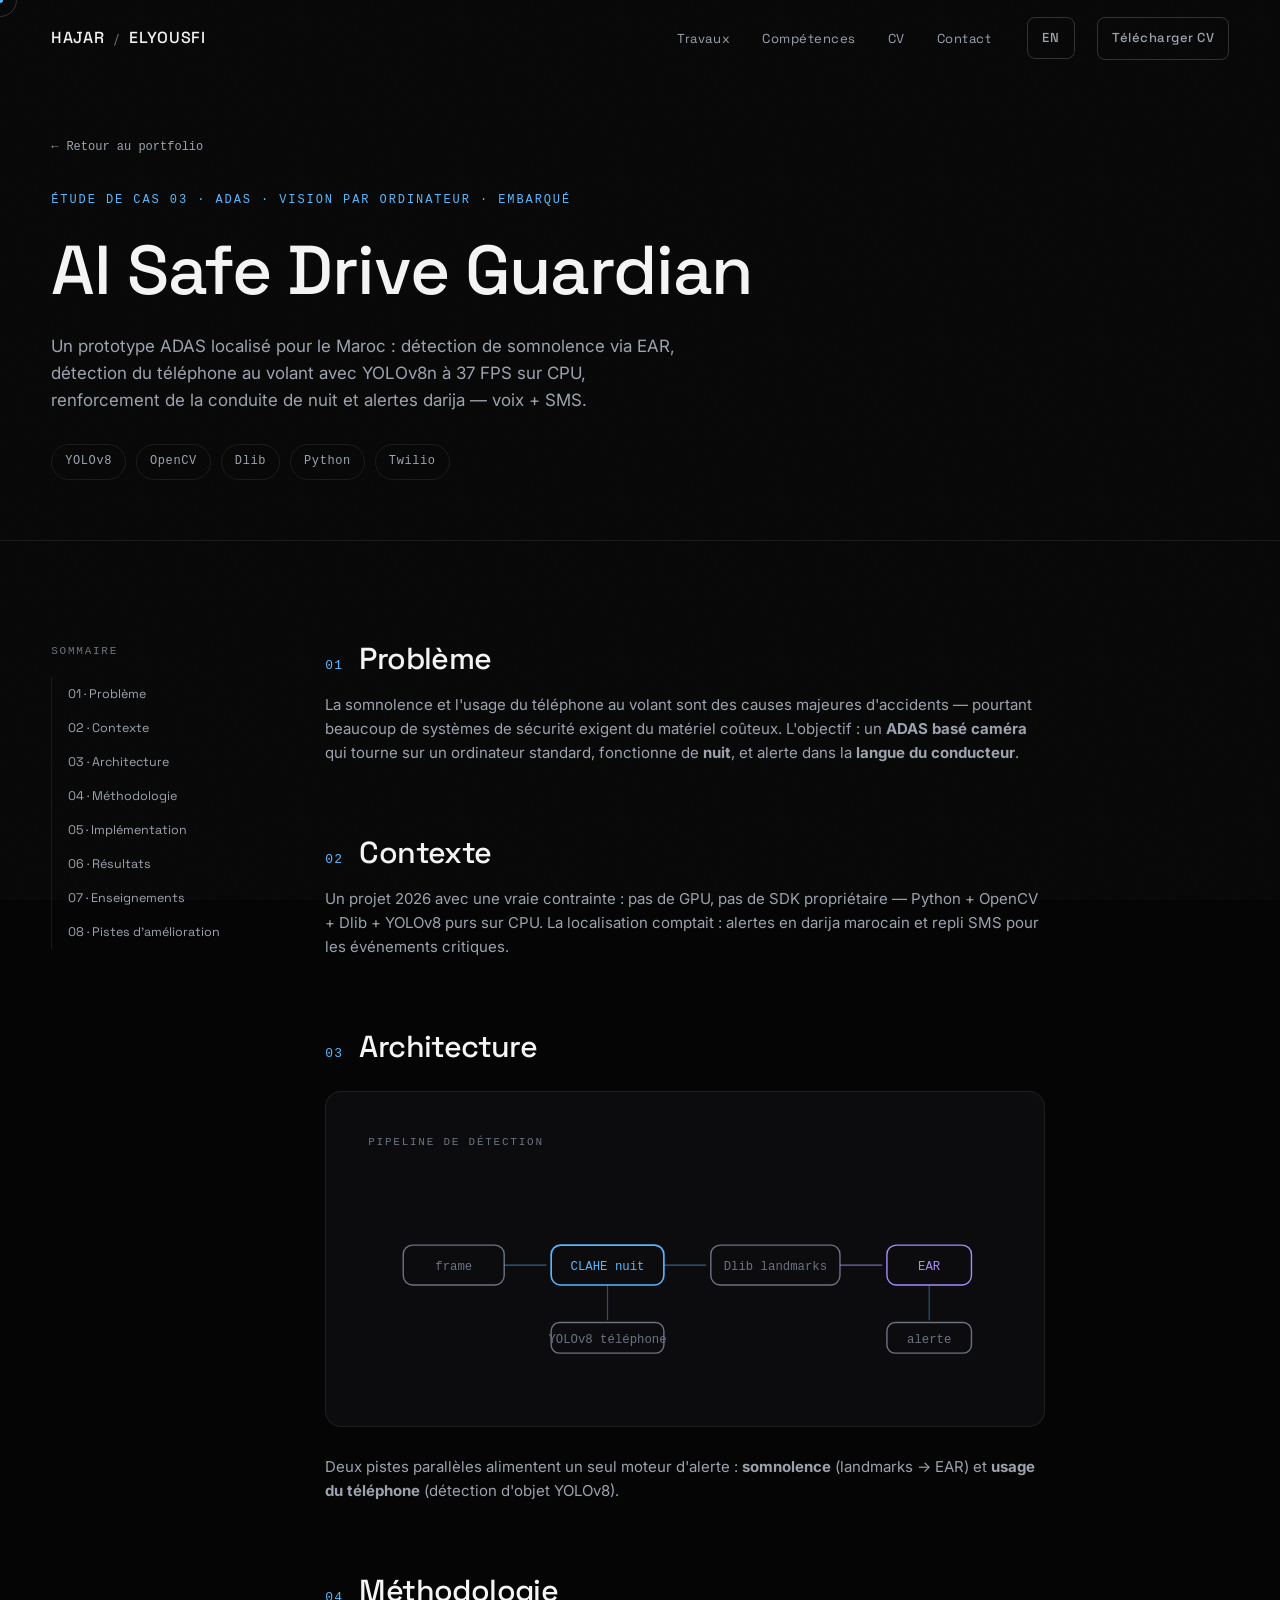
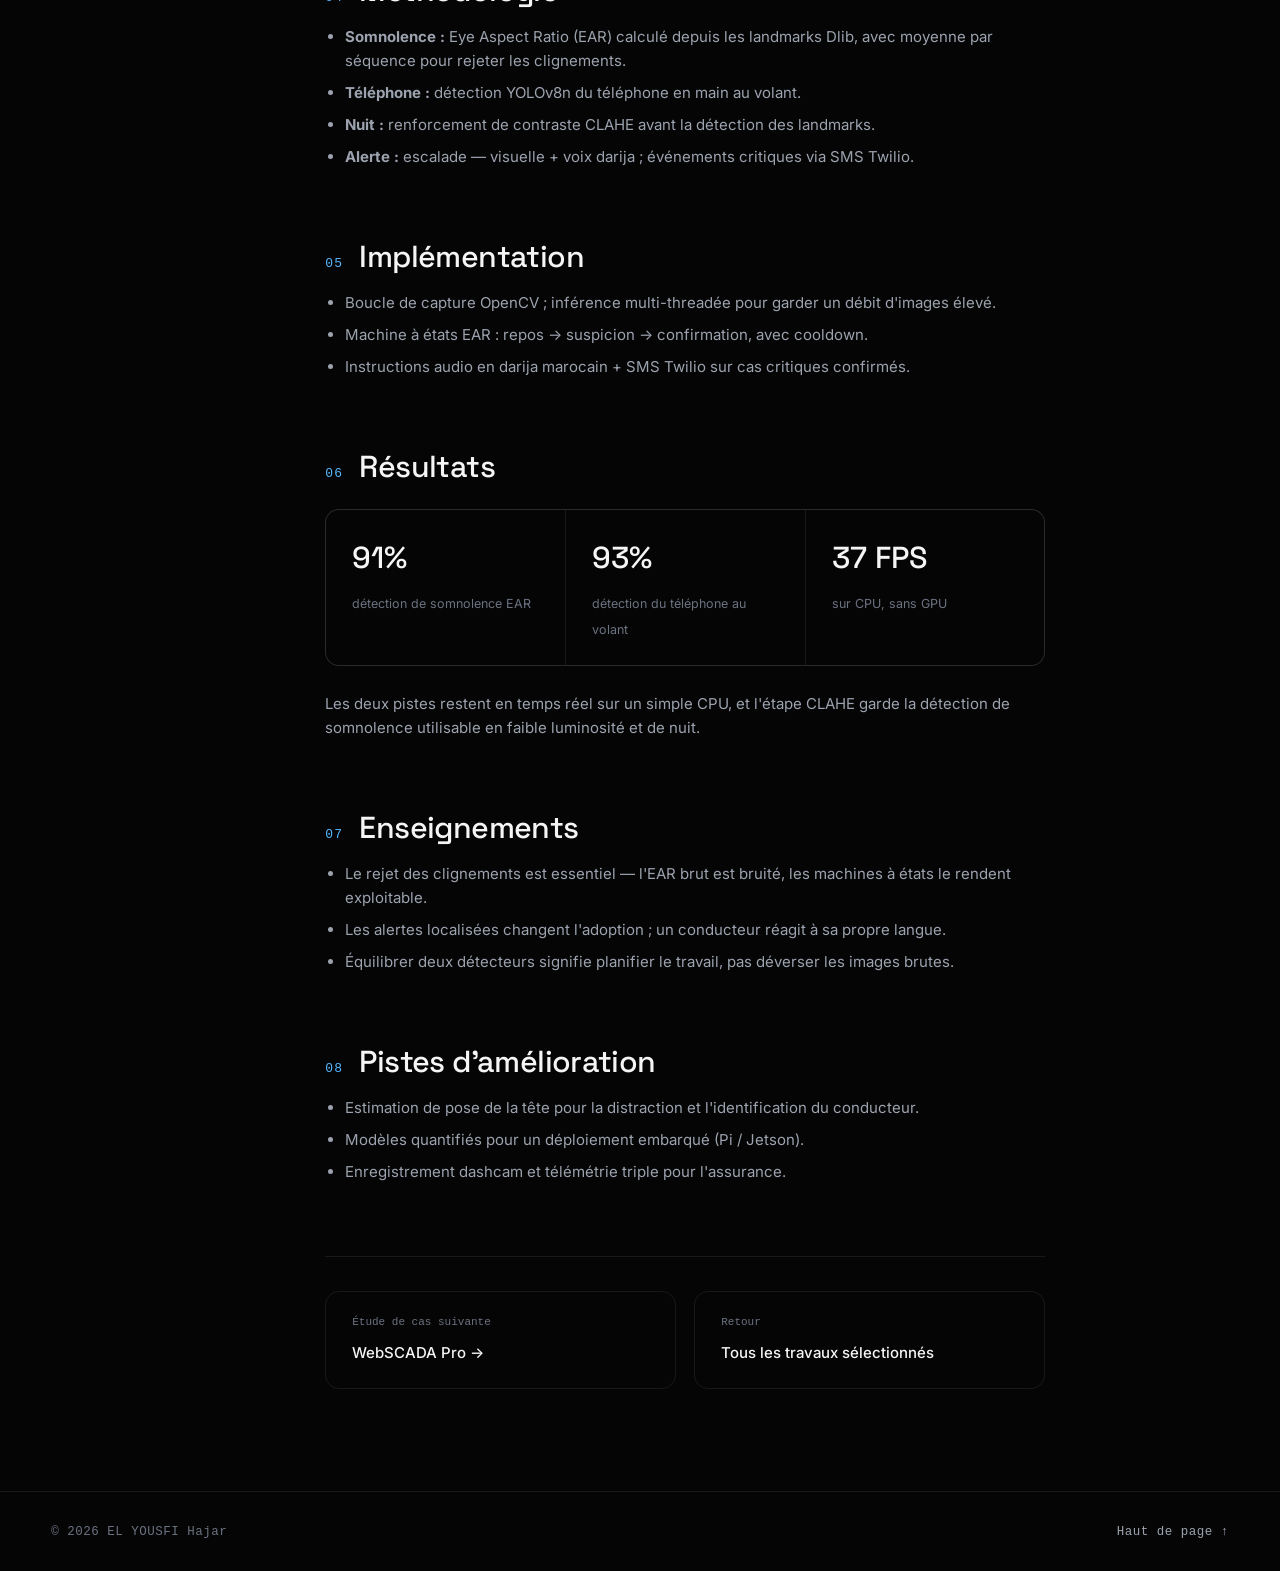
<file: case-studies/ai-safe-drive-fr.html>
<!DOCTYPE html>
<html lang="fr">
<head>
<meta charset="utf-8">
<meta name="viewport" content="width=device-width, initial-scale=1">
<title>AI Safe Drive Guardian — Étude de cas | EL YOUSFI Hajar</title>
<meta name="description" content="Étude de cas : prototype ADAS localisé pour le Maroc — détection de somnolence (EAR 91%) et d'usage du téléphone (93% à 37 FPS sur CPU), conduite de nuit, alertes darija et SMS.">
<meta property="og:title" content="AI Safe Drive Guardian — Étude de cas">
<meta property="og:type" content="article">
<meta name="theme-color" content="#050505">
<link rel="alternate" hreflang="en" href="ai-safe-drive.html">
<link rel="preconnect" href="https://fonts.googleapis.com">
<link rel="preconnect" href="https://fonts.gstatic.com" crossorigin>
<link href="https://fonts.googleapis.com/css2?family=Space+Grotesk:wght@400;500&family=Inter:wght@400;500&display=swap" rel="stylesheet">
<link rel="stylesheet" href="../css/style.css">
</head>
<body>

<nav class="nav" id="nav" aria-label="Navigation principale">
  <div class="container nav-inner">
    <a class="brand" href="../index-fr.html"><b>HAJAR</b><span>/</span><b>ELYOUSFI</b></a>
    <ul class="nav-links">
      <li><a href="../index-fr.html#work">Travaux</a></li>
      <li><a href="../index-fr.html#stack">Compétences</a></li>
      <li><a href="../index-fr.html#cv">CV</a></li>
      <li><a href="../index-fr.html#contact">Contact</a></li>
      <li><a class="btn btn--ghost btn--sm nav-cta lang-switch" href="ai-safe-drive.html" lang="en" title="English version">EN</a></li>
      <li><a class="btn btn--ghost btn--sm nav-cta magnetic" href="../assets/cv/Elyousfi_Hajar_CV_AI_Systemes_Embarques_2027_v2_FR.pdf" target="_blank" rel="noopener">Télécharger CV</a></li>
    </ul>
    <button class="nav-toggle" aria-label="Ouvrir le menu" aria-expanded="false">
      <span></span><span></span><span></span>
    </button>
  </div>
</nav>

<header class="cs-hero">
  <div class="container">
    <a class="cs-back" href="../index-fr.html#work">Retour au portfolio</a>
    <p class="cs-kicker">ÉTUDE DE CAS 03 · ADAS · VISION PAR ORDINATEUR · EMBARQUÉ</p>
    <h1>AI Safe Drive Guardian</h1>
    <p class="cs-sub">Un prototype ADAS localisé pour le Maroc : détection de somnolence via EAR, détection du téléphone au volant avec YOLOv8n à 37 FPS sur CPU, renforcement de la conduite de nuit et alertes darija — voix + SMS.</p>
    <div class="cs-meta">
      <span class="chip">YOLOv8</span><span class="chip">OpenCV</span><span class="chip">Dlib</span><span class="chip">Python</span><span class="chip">Twilio</span>
    </div>
  </div>
</header>

<div class="container cs-layout">
  <aside class="cs-toc" aria-label="Sections">
    <p>SOMMAIRE</p>
    <a href="#problem">01 · Problème</a>
    <a href="#context">02 · Contexte</a>
    <a href="#architecture">03 · Architecture</a>
    <a href="#methodology">04 · Méthodologie</a>
    <a href="#implementation">05 · Implémentation</a>
    <a href="#results">06 · Résultats</a>
    <a href="#lessons">07 · Enseignements</a>
    <a href="#future">08 · Pistes d'amélioration</a>
  </aside>

  <div class="cs-content">
    <section class="cs-sec" id="problem">
      <h2><span class="cs-n">01</span>Problème</h2>
      <p>La somnolence et l'usage du téléphone au volant sont des causes majeures d'accidents — pourtant beaucoup de systèmes de sécurité exigent du matériel coûteux. L'objectif : un <strong>ADAS basé caméra</strong> qui tourne sur un ordinateur standard, fonctionne de <strong>nuit</strong>, et alerte dans la <strong>langue du conducteur</strong>.</p>
    </section>

    <section class="cs-sec" id="context">
      <h2><span class="cs-n">02</span>Contexte</h2>
      <p>Un projet 2026 avec une vraie contrainte : pas de GPU, pas de SDK propriétaire — Python + OpenCV + Dlib + YOLOv8 purs sur CPU. La localisation comptait : alertes en darija marocain et repli SMS pour les événements critiques.</p>
    </section>

    <section class="cs-sec" id="architecture">
      <h2><span class="cs-n">03</span>Architecture</h2>
      <div class="cs-diagram">
        <p class="cd-label">PIPELINE DE DÉTECTION</p>
        <svg viewBox="0 0 540 176" fill="none" xmlns="http://www.w3.org/2000/svg">
          <g font-family="monospace" font-size="10.5">
            <rect x="30" y="58" width="86" height="34" rx="8" stroke="var(--dim)" stroke-width="1.2"/>
            <text x="73" y="79" text-anchor="middle" fill="var(--dim)">frame</text>
            <line x1="116" y1="75" x2="152" y2="75" stroke="var(--accent)" stroke-opacity="0.5"/>
            <rect x="156" y="58" width="96" height="34" rx="8" stroke="var(--accent)" stroke-width="1.4"/>
            <text x="204" y="79" text-anchor="middle" fill="var(--accent)">CLAHE nuit</text>
            <line x1="252" y1="75" x2="288" y2="75" stroke="var(--accent)" stroke-opacity="0.5"/>
            <rect x="292" y="58" width="110" height="34" rx="8" stroke="var(--dim)" stroke-width="1.2"/>
            <text x="347" y="79" text-anchor="middle" fill="var(--dim)">Dlib landmarks</text>
            <line x1="402" y1="75" x2="438" y2="75" stroke="var(--violet)" stroke-opacity="0.7"/>
            <rect x="442" y="58" width="72" height="34" rx="8" stroke="var(--violet)" stroke-width="1.2"/>
            <text x="478" y="79" text-anchor="middle" fill="var(--violet)">EAR</text>
            <rect x="156" y="124" width="96" height="26" rx="7" stroke="var(--dim)" stroke-width="1.2"/>
            <text x="204" y="141" text-anchor="middle" fill="var(--dim)">YOLOv8 téléphone</text>
            <rect x="442" y="124" width="72" height="26" rx="7" stroke="var(--dim)" stroke-width="1.2"/>
            <text x="478" y="141" text-anchor="middle" fill="var(--dim)">alerte</text>
            <line x1="204" y1="92" x2="204" y2="122" stroke="var(--accent)" stroke-opacity="0.4"/>
            <line x1="478" y1="92" x2="478" y2="122" stroke="var(--accent)" stroke-opacity="0.4"/>
          </g>
        </svg>
      </div>
      <p>Deux pistes parallèles alimentent un seul moteur d'alerte : <strong>somnolence</strong> (landmarks → EAR) et <strong>usage du téléphone</strong> (détection d'objet YOLOv8).</p>
    </section>

    <section class="cs-sec" id="methodology">
      <h2><span class="cs-n">04</span>Méthodologie</h2>
      <ul>
        <li><strong>Somnolence :</strong> Eye Aspect Ratio (EAR) calculé depuis les landmarks Dlib, avec moyenne par séquence pour rejeter les clignements.</li>
        <li><strong>Téléphone :</strong> détection YOLOv8n du téléphone en main au volant.</li>
        <li><strong>Nuit :</strong> renforcement de contraste CLAHE avant la détection des landmarks.</li>
        <li><strong>Alerte :</strong> escalade — visuelle + voix darija ; événements critiques via SMS Twilio.</li>
      </ul>
    </section>

    <section class="cs-sec" id="implementation">
      <h2><span class="cs-n">05</span>Implémentation</h2>
      <ul>
        <li>Boucle de capture OpenCV ; inférence multi-threadée pour garder un débit d'images élevé.</li>
        <li>Machine à états EAR : repos → suspicion → confirmation, avec cooldown.</li>
        <li>Instructions audio en darija marocain + SMS Twilio sur cas critiques confirmés.</li>
      </ul>
    </section>

    <section class="cs-sec" id="results">
      <h2><span class="cs-n">06</span>Résultats</h2>
      <div class="cs-stats">
        <div class="cs-stat"><b>91%</b><span>détection de somnolence EAR</span></div>
        <div class="cs-stat"><b>93%</b><span>détection du téléphone au volant</span></div>
        <div class="cs-stat"><b>37 FPS</b><span>sur CPU, sans GPU</span></div>
      </div>
      <p>Les deux pistes restent en temps réel sur un simple CPU, et l'étape CLAHE garde la détection de somnolence utilisable en faible luminosité et de nuit.</p>
    </section>

    <section class="cs-sec" id="lessons">
      <h2><span class="cs-n">07</span>Enseignements</h2>
      <ul>
        <li>Le rejet des clignements est essentiel — l'EAR brut est bruité, les machines à états le rendent exploitable.</li>
        <li>Les alertes localisées changent l'adoption ; un conducteur réagit à sa propre langue.</li>
        <li>Équilibrer deux détecteurs signifie planifier le travail, pas déverser les images brutes.</li>
      </ul>
    </section>

    <section class="cs-sec" id="future">
      <h2><span class="cs-n">08</span>Pistes d'amélioration</h2>
      <ul>
        <li>Estimation de pose de la tête pour la distraction et l'identification du conducteur.</li>
        <li>Modèles quantifiés pour un déploiement embarqué (Pi / Jetson).</li>
        <li>Enregistrement dashcam et télémétrie triple pour l'assurance.</li>
      </ul>
    </section>

    <nav class="cs-nav" aria-label="Étude de cas suivante">
      <a href="webscada-fr.html"><span>Étude de cas suivante</span><b>WebSCADA Pro →</b></a>
      <a href="../index-fr.html#work"><span>Retour</span><b>Tous les travaux sélectionnés</b></a>
    </nav>
  </div>
</div>

<footer class="footer">
  <div class="container footer-inner">
    <p>© 2026 EL YOUSFI Hajar</p>
    <p><a href="#top">Haut de page ↑</a></p>
  </div>
</footer>

<script src="../js/main.js"></script>
</body>
</html>
</file>
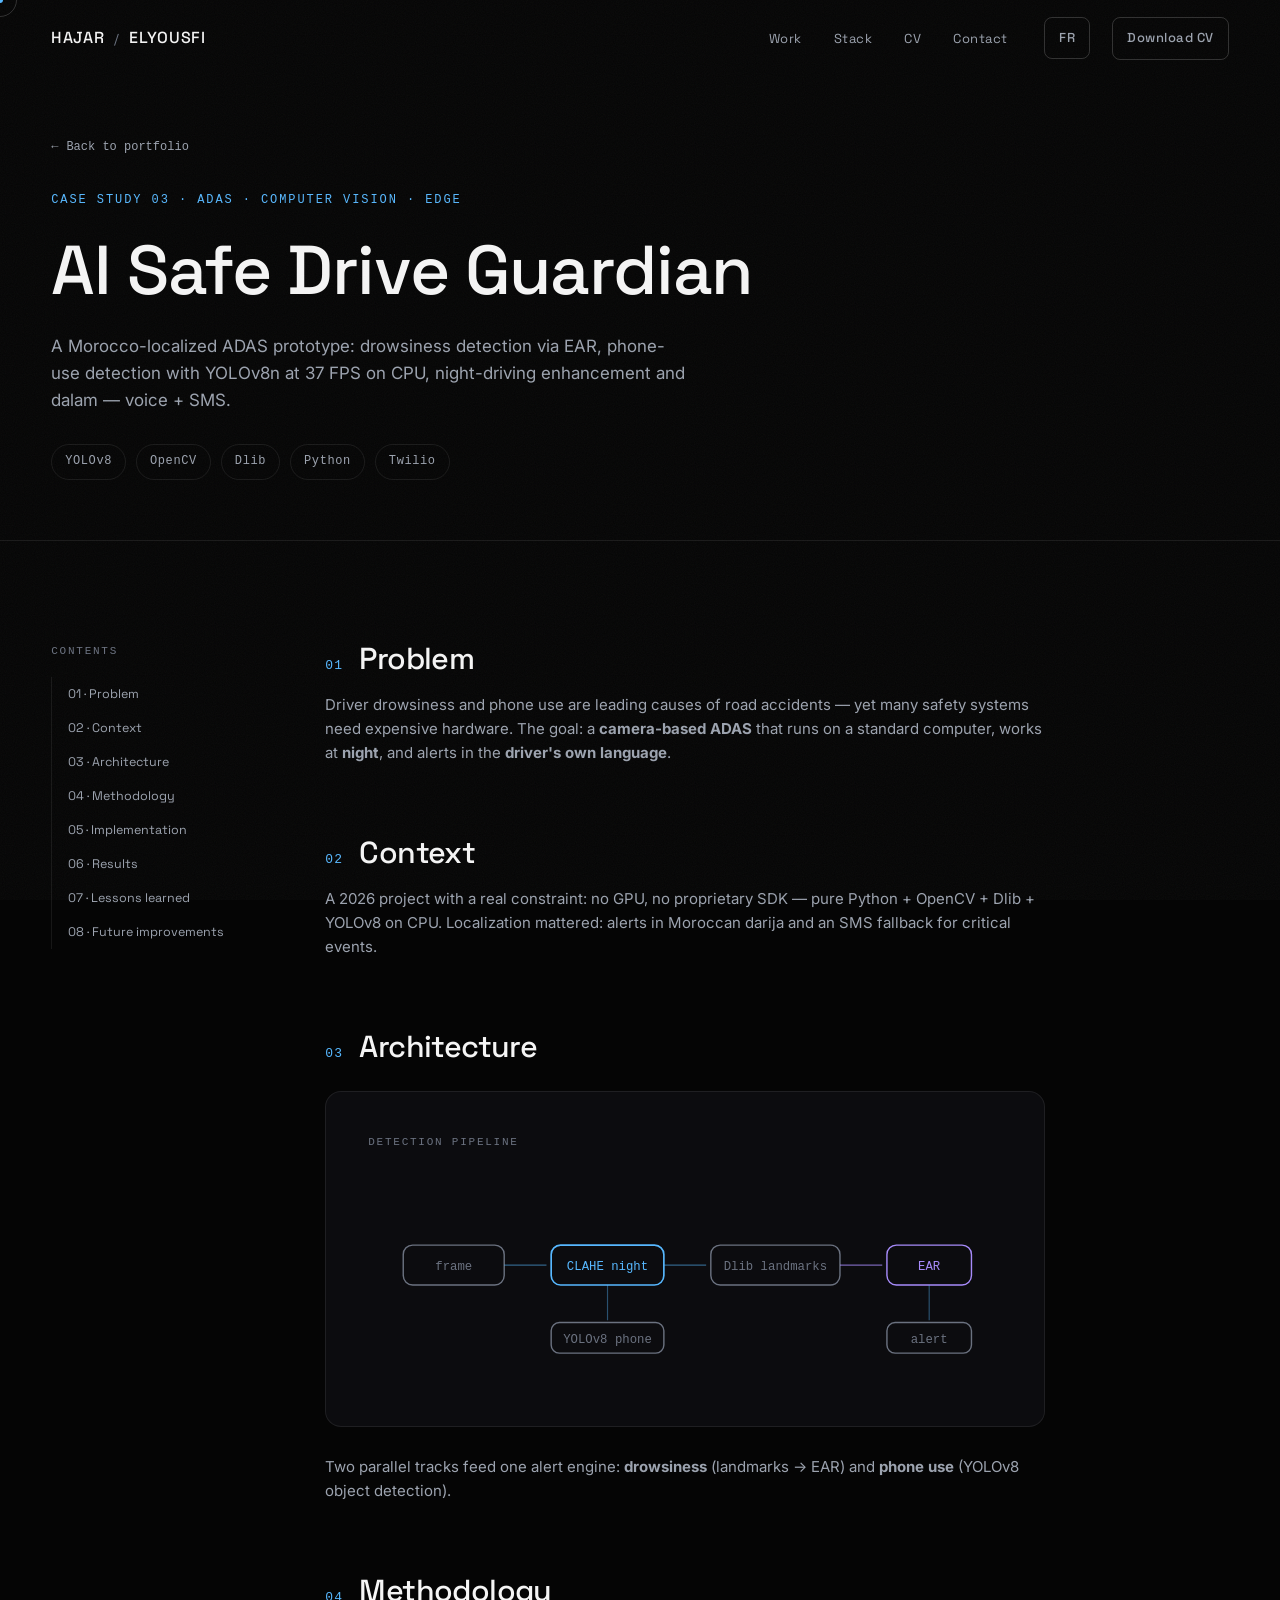
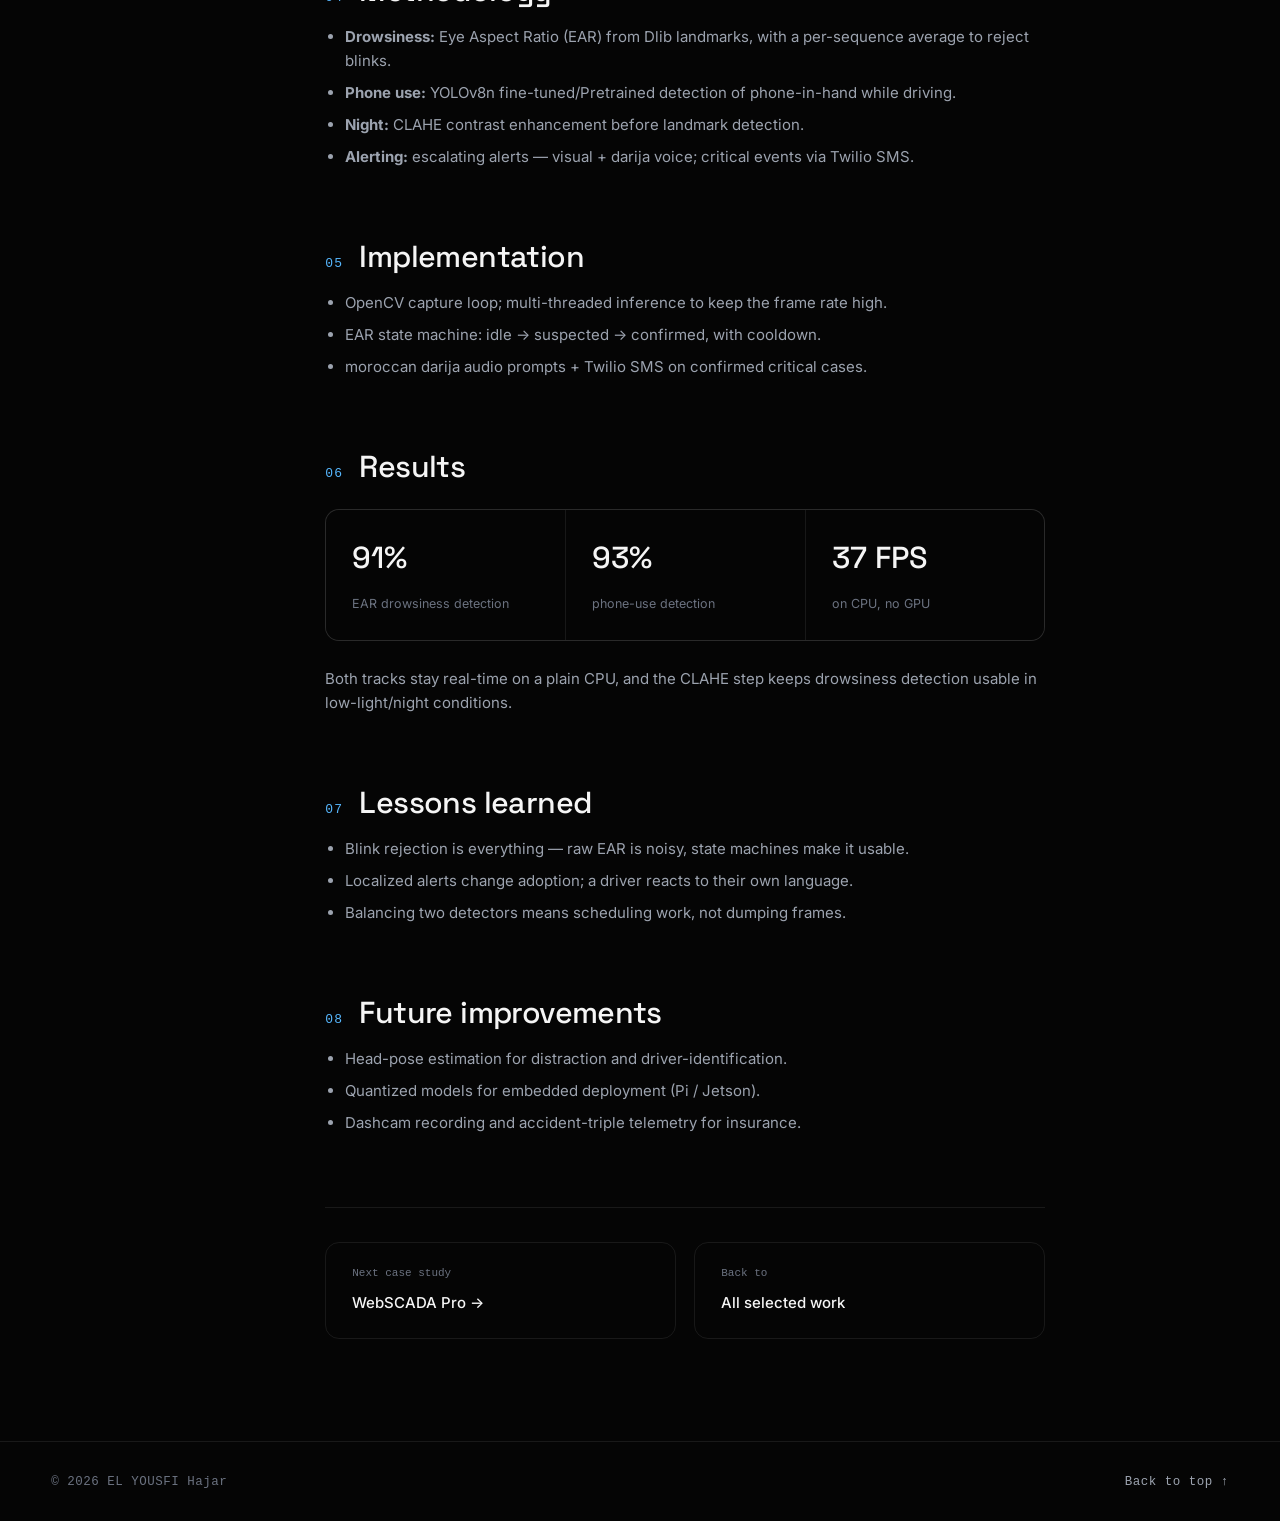
<file: case-studies/ai-safe-drive.html>
<!DOCTYPE html>
<html lang="en">
<head>
<meta charset="utf-8">
<meta name="viewport" content="width=device-width, initial-scale=1">
<title>AI Safe Drive Guardian — Case Study | EL YOUSFI Hajar</title>
<meta name="description" content="Case study: a Morocco-localized ADAS prototype — drowsiness (EAR 91%) and phone-use detection (93% at 37 FPS on CPU), night driving, darija alerts and SMS.">
<meta property="og:title" content="AI Safe Drive Guardian — Case Study">
<meta property="og:type" content="article">
<meta name="theme-color" content="#050505">
<link rel="icon" href="data:image/svg+xml,%3Csvg xmlns='http://www.w3.org/2000/svg' viewBox='0 0 64 64'%3E%3Crect width='64' height='64' rx='14' fill='%23050505'/%3E%3Ctext x='32' y='44' font-family='Arial' font-weight='700' font-size='34' text-anchor='middle' fill='%2357b8ff'%3EH%3C/text%3E%3C/svg%3E">
<link rel="preconnect" href="https://fonts.googleapis.com">
<link rel="preconnect" href="https://fonts.gstatic.com" crossorigin>
<link href="https://fonts.googleapis.com/css2?family=Space+Grotesk:wght@400;500&family=Inter:wght@400;500&display=swap" rel="stylesheet">
<link rel="stylesheet" href="../css/style.css">
</head>
<body>

<nav class="nav" id="nav" aria-label="Primary">
  <div class="container nav-inner">
    <a class="brand" href="../index.html"><b>HAJAR</b><span>/</span><b>ELYOUSFI</b></a>
    <ul class="nav-links">
      <li><a href="../index.html#work">Work</a></li>
      <li><a href="../index.html#stack">Stack</a></li>
      <li><a href="../index.html#cv">CV</a></li>
      <li><a href="../index.html#contact">Contact</a></li>
      <li><a class="btn btn--ghost btn--sm nav-cta lang-switch" href="ai-safe-drive-fr.html" lang="fr" title="Version française">FR</a></li>
      <li><a class="btn btn--ghost btn--sm nav-cta magnetic" href="../assets/cv/Elyousfi_Hajar_CV_AI_Systemes_Embarques_2027_v2_FR.pdf" target="_blank" rel="noopener">Download CV</a></li>
    </ul>
    <button class="nav-toggle" aria-label="Toggle menu" aria-expanded="false">
      <span></span><span></span><span></span>
    </button>
  </div>
</nav>

<header class="cs-hero">
  <div class="container">
    <a class="cs-back" href="../index.html#work">Back to portfolio</a>
    <p class="cs-kicker">CASE STUDY 03 · ADAS · COMPUTER VISION · EDGE</p>
    <h1>AI Safe Drive Guardian</h1>
    <p class="cs-sub">A Morocco-localized ADAS prototype: drowsiness detection via EAR, phone-use detection with YOLOv8n at 37 FPS on CPU, night-driving enhancement and dalam — voice + SMS.</p>
    <div class="cs-meta">
      <span class="chip">YOLOv8</span><span class="chip">OpenCV</span><span class="chip">Dlib</span><span class="chip">Python</span><span class="chip">Twilio</span>
    </div>
  </div>
</header>

<div class="container cs-layout">
  <aside class="cs-toc" aria-label="Sections">
    <p>CONTENTS</p>
    <a href="#problem">01 · Problem</a>
    <a href="#context">02 · Context</a>
    <a href="#architecture">03 · Architecture</a>
    <a href="#methodology">04 · Methodology</a>
    <a href="#implementation">05 · Implementation</a>
    <a href="#results">06 · Results</a>
    <a href="#lessons">07 · Lessons learned</a>
    <a href="#future">08 · Future improvements</a>
  </aside>

  <div class="cs-content">
    <section class="cs-sec" id="problem">
      <h2><span class="cs-n">01</span>Problem</h2>
      <p>Driver drowsiness and phone use are leading causes of road accidents — yet many safety systems need expensive hardware. The goal: a <strong>camera-based ADAS</strong> that runs on a standard computer, works at <strong>night</strong>, and alerts in the <strong>driver's own language</strong>.</p>
    </section>

    <section class="cs-sec" id="context">
      <h2><span class="cs-n">02</span>Context</h2>
      <p>A 2026 project with a real constraint: no GPU, no proprietary SDK — pure Python + OpenCV + Dlib + YOLOv8 on CPU. Localization mattered: alerts in Moroccan darija and an SMS fallback for critical events.</p>
    </section>

    <section class="cs-sec" id="architecture">
      <h2><span class="cs-n">03</span>Architecture</h2>
      <div class="cs-diagram">
        <p class="cd-label">DETECTION PIPELINE</p>
        <svg viewBox="0 0 540 176" fill="none" xmlns="http://www.w3.org/2000/svg">
          <g font-family="monospace" font-size="10.5">
            <rect x="30" y="58" width="86" height="34" rx="8" stroke="var(--dim)" stroke-width="1.2"/>
            <text x="73" y="79" text-anchor="middle" fill="var(--dim)">frame</text>
            <line x1="116" y1="75" x2="152" y2="75" stroke="var(--accent)" stroke-opacity="0.5"/>
            <rect x="156" y="58" width="96" height="34" rx="8" stroke="var(--accent)" stroke-width="1.4"/>
            <text x="204" y="79" text-anchor="middle" fill="var(--accent)">CLAHE night</text>
            <line x1="252" y1="75" x2="288" y2="75" stroke="var(--accent)" stroke-opacity="0.5"/>
            <rect x="292" y="58" width="110" height="34" rx="8" stroke="var(--dim)" stroke-width="1.2"/>
            <text x="347" y="79" text-anchor="middle" fill="var(--dim)">Dlib landmarks</text>
            <line x1="402" y1="75" x2="438" y2="75" stroke="var(--violet)" stroke-opacity="0.7"/>
            <rect x="442" y="58" width="72" height="34" rx="8" stroke="var(--violet)" stroke-width="1.2"/>
            <text x="478" y="79" text-anchor="middle" fill="var(--violet)">EAR</text>
            <rect x="156" y="124" width="96" height="26" rx="7" stroke="var(--dim)" stroke-width="1.2"/>
            <text x="204" y="141" text-anchor="middle" fill="var(--dim)">YOLOv8 phone</text>
            <rect x="442" y="124" width="72" height="26" rx="7" stroke="var(--dim)" stroke-width="1.2"/>
            <text x="478" y="141" text-anchor="middle" fill="var(--dim)">alert</text>
            <line x1="204" y1="92" x2="204" y2="122" stroke="var(--accent)" stroke-opacity="0.4"/>
            <line x1="478" y1="92" x2="478" y2="122" stroke="var(--accent)" stroke-opacity="0.4"/>
          </g>
        </svg>
      </div>
      <p>Two parallel tracks feed one alert engine: <strong>drowsiness</strong> (landmarks → EAR) and <strong>phone use</strong> (YOLOv8 object detection).</p>
    </section>

    <section class="cs-sec" id="methodology">
      <h2><span class="cs-n">04</span>Methodology</h2>
      <ul>
        <li><strong>Drowsiness:</strong> Eye Aspect Ratio (EAR) from Dlib landmarks, with a per-sequence average to reject blinks.</li>
        <li><strong>Phone use:</strong> YOLOv8n fine-tuned/Pretrained detection of phone-in-hand while driving.</li>
        <li><strong>Night:</strong> CLAHE contrast enhancement before landmark detection.</li>
        <li><strong>Alerting:</strong> escalating alerts — visual + darija voice; critical events via Twilio SMS.</li>
      </ul>
    </section>

    <section class="cs-sec" id="implementation">
      <h2><span class="cs-n">05</span>Implementation</h2>
      <ul>
        <li>OpenCV capture loop; multi-threaded inference to keep the frame rate high.</li>
        <li>EAR state machine: idle → suspected → confirmed, with cooldown.</li>
        <li>moroccan darija audio prompts + Twilio SMS on confirmed critical cases.</li>
      </ul>
    </section>

    <section class="cs-sec" id="results">
      <h2><span class="cs-n">06</span>Results</h2>
      <div class="cs-stats">
        <div class="cs-stat"><b>91%</b><span>EAR drowsiness detection</span></div>
        <div class="cs-stat"><b>93%</b><span>phone-use detection</span></div>
        <div class="cs-stat"><b>37 FPS</b><span>on CPU, no GPU</span></div>
      </div>
      <p>Both tracks stay real-time on a plain CPU, and the CLAHE step keeps drowsiness detection usable in low-light/night conditions.</p>
    </section>

    <section class="cs-sec" id="lessons">
      <h2><span class="cs-n">07</span>Lessons learned</h2>
      <ul>
        <li>Blink rejection is everything — raw EAR is noisy, state machines make it usable.</li>
        <li>Localized alerts change adoption; a driver reacts to their own language.</li>
        <li>Balancing two detectors means scheduling work, not dumping frames.</li>
      </ul>
    </section>

    <section class="cs-sec" id="future">
      <h2><span class="cs-n">08</span>Future improvements</h2>
      <ul>
        <li>Head-pose estimation for distraction and driver-identification.</li>
        <li>Quantized models for embedded deployment (Pi / Jetson).</li>
        <li>Dashcam recording and accident-triple telemetry for insurance.</li>
      </ul>
    </section>

    <nav class="cs-nav" aria-label="Next case study">
      <a href="webscada.html"><span>Next case study</span><b>WebSCADA Pro →</b></a>
      <a href="../index.html#work"><span>Back to</span><b>All selected work</b></a>
    </nav>
  </div>
</div>

<footer class="footer">
  <div class="container footer-inner">
    <p>© 2026 EL YOUSFI Hajar</p>
    <p><a href="#top">Back to top ↑</a></p>
  </div>
</footer>

<script src="../js/main.js"></script>
</body>
</html>
</file>
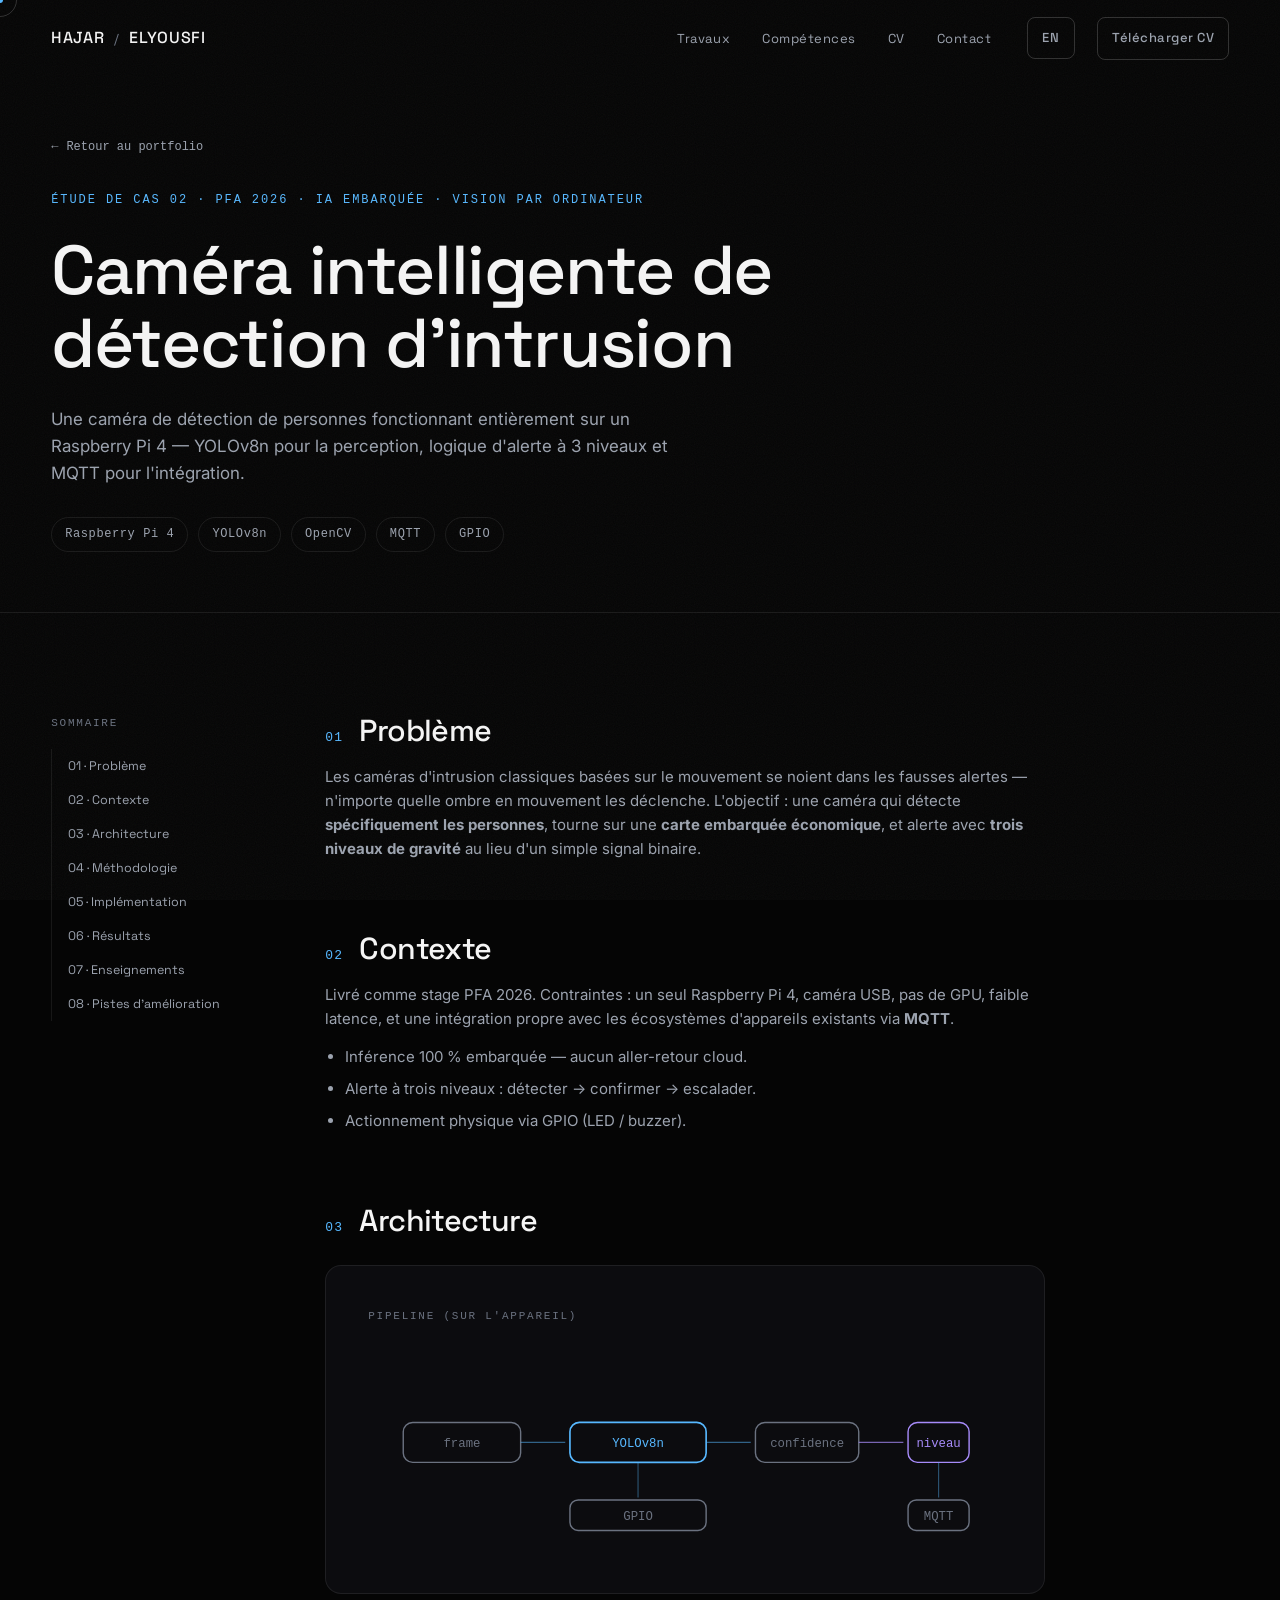
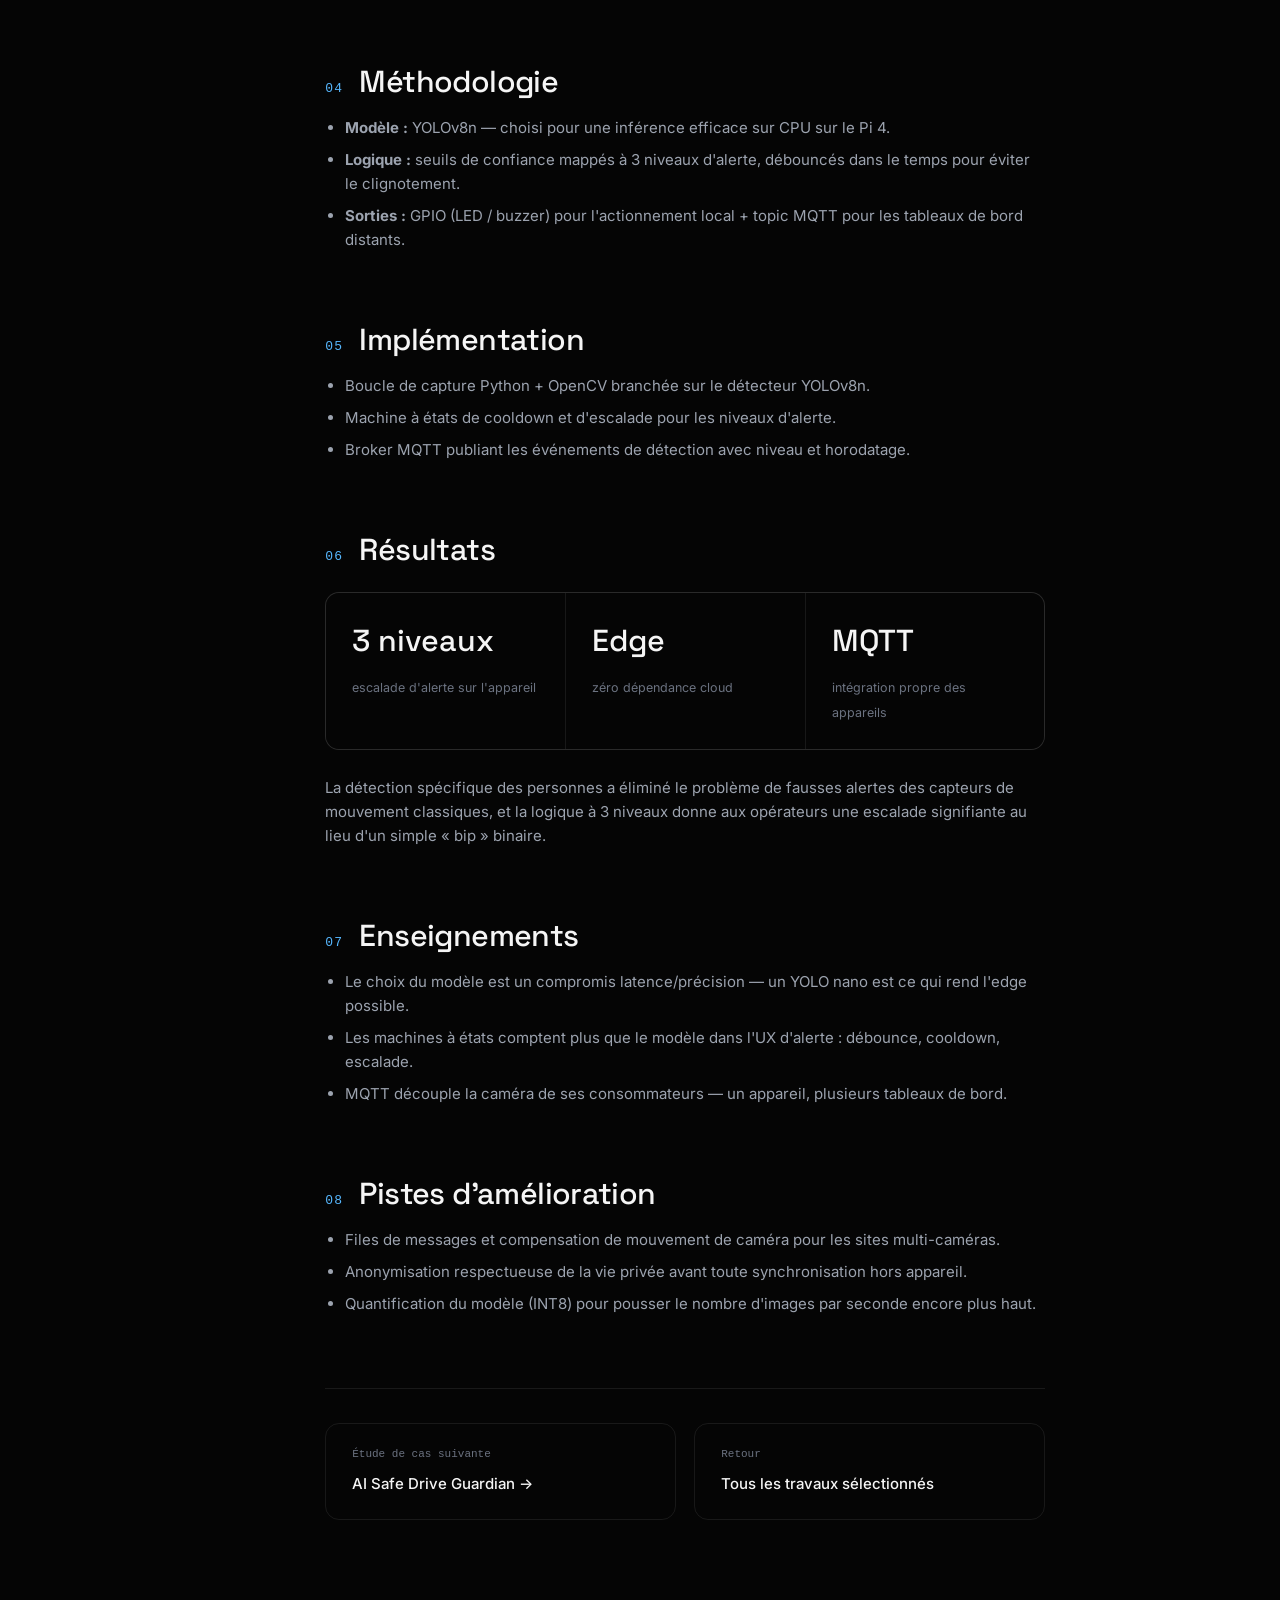
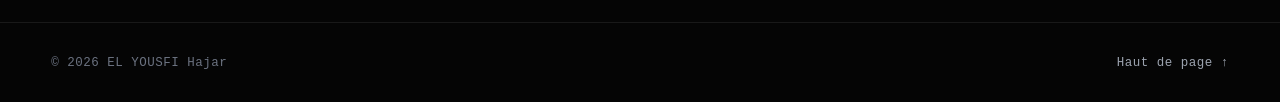
<file: case-studies/intrusion-camera-fr.html>
<!DOCTYPE html>
<html lang="fr">
<head>
<meta charset="utf-8">
<meta name="viewport" content="width=device-width, initial-scale=1">
<title>Caméra intelligente de détection d'intrusion — Étude de cas | EL YOUSFI Hajar</title>
<meta name="description" content="Étude de cas : caméra de détection d'intrusion IA embarquée sur Raspberry Pi 4 — YOLOv8n, alertes à 3 niveaux et MQTT, développée lors d'un stage PFA 2026.">
<meta property="og:title" content="Caméra intelligente de détection d'intrusion — Étude de cas">
<meta property="og:type" content="article">
<meta name="theme-color" content="#050505">
<link rel="alternate" hreflang="en" href="intrusion-camera.html">
<link rel="preconnect" href="https://fonts.googleapis.com">
<link rel="preconnect" href="https://fonts.gstatic.com" crossorigin>
<link href="https://fonts.googleapis.com/css2?family=Space+Grotesk:wght@400;500&family=Inter:wght@400;500&display=swap" rel="stylesheet">
<link rel="stylesheet" href="../css/style.css">
</head>
<body>

<nav class="nav" id="nav" aria-label="Navigation principale">
  <div class="container nav-inner">
    <a class="brand" href="../index-fr.html"><b>HAJAR</b><span>/</span><b>ELYOUSFI</b></a>
    <ul class="nav-links">
      <li><a href="../index-fr.html#work">Travaux</a></li>
      <li><a href="../index-fr.html#stack">Compétences</a></li>
      <li><a href="../index-fr.html#cv">CV</a></li>
      <li><a href="../index-fr.html#contact">Contact</a></li>
      <li><a class="btn btn--ghost btn--sm nav-cta lang-switch" href="intrusion-camera.html" lang="en" title="English version">EN</a></li>
      <li><a class="btn btn--ghost btn--sm nav-cta magnetic" href="../assets/cv/Elyousfi_Hajar_CV_AI_Systemes_Embarques_2027_v2_FR.pdf" target="_blank" rel="noopener">Télécharger CV</a></li>
    </ul>
    <button class="nav-toggle" aria-label="Ouvrir le menu" aria-expanded="false">
      <span></span><span></span><span></span>
    </button>
  </div>
</nav>

<header class="cs-hero">
  <div class="container">
    <a class="cs-back" href="../index-fr.html#work">Retour au portfolio</a>
    <p class="cs-kicker">ÉTUDE DE CAS 02 · PFA 2026 · IA EMBARQUÉE · VISION PAR ORDINATEUR</p>
    <h1>Caméra intelligente de détection d'intrusion</h1>
    <p class="cs-sub">Une caméra de détection de personnes fonctionnant entièrement sur un Raspberry Pi 4 — YOLOv8n pour la perception, logique d'alerte à 3 niveaux et MQTT pour l'intégration.</p>
    <div class="cs-meta">
      <span class="chip">Raspberry Pi 4</span><span class="chip">YOLOv8n</span><span class="chip">OpenCV</span><span class="chip">MQTT</span><span class="chip">GPIO</span>
    </div>
  </div>
</header>

<div class="container cs-layout">
  <aside class="cs-toc" aria-label="Sections">
    <p>SOMMAIRE</p>
    <a href="#problem">01 · Problème</a>
    <a href="#context">02 · Contexte</a>
    <a href="#architecture">03 · Architecture</a>
    <a href="#methodology">04 · Méthodologie</a>
    <a href="#implementation">05 · Implémentation</a>
    <a href="#results">06 · Résultats</a>
    <a href="#lessons">07 · Enseignements</a>
    <a href="#future">08 · Pistes d'amélioration</a>
  </aside>

  <div class="cs-content">
    <section class="cs-sec" id="problem">
      <h2><span class="cs-n">01</span>Problème</h2>
      <p>Les caméras d'intrusion classiques basées sur le mouvement se noient dans les fausses alertes — n'importe quelle ombre en mouvement les déclenche. L'objectif : une caméra qui détecte <strong>spécifiquement les personnes</strong>, tourne sur une <strong>carte embarquée économique</strong>, et alerte avec <strong>trois niveaux de gravité</strong> au lieu d'un simple signal binaire.</p>
    </section>

    <section class="cs-sec" id="context">
      <h2><span class="cs-n">02</span>Contexte</h2>
      <p>Livré comme stage PFA 2026. Contraintes : un seul Raspberry Pi 4, caméra USB, pas de GPU, faible latence, et une intégration propre avec les écosystèmes d'appareils existants via <strong>MQTT</strong>.</p>
      <ul>
        <li>Inférence 100 % embarquée — aucun aller-retour cloud.</li>
        <li>Alerte à trois niveaux : détecter → confirmer → escalader.</li>
        <li>Actionnement physique via GPIO (LED / buzzer).</li>
      </ul>
    </section>

    <section class="cs-sec" id="architecture">
      <h2><span class="cs-n">03</span>Architecture</h2>
      <div class="cs-diagram">
        <p class="cd-label">PIPELINE (SUR L'APPAREIL)</p>
        <svg viewBox="0 0 540 170" fill="none" xmlns="http://www.w3.org/2000/svg">
          <g font-family="monospace" font-size="10.5">
            <rect x="30" y="60" width="100" height="34" rx="8" stroke="var(--dim)" stroke-width="1.2"/>
            <text x="80" y="81" text-anchor="middle" fill="var(--dim)">frame</text>
            <line x1="130" y1="77" x2="168" y2="77" stroke="var(--accent)" stroke-opacity="0.5"/>
            <rect x="172" y="60" width="116" height="34" rx="8" stroke="var(--accent)" stroke-width="1.4"/>
            <text x="230" y="81" text-anchor="middle" fill="var(--accent)">YOLOv8n</text>
            <line x1="288" y1="77" x2="326" y2="77" stroke="var(--accent)" stroke-opacity="0.5"/>
            <rect x="330" y="60" width="88" height="34" rx="8" stroke="var(--dim)" stroke-width="1.2"/>
            <text x="374" y="81" text-anchor="middle" fill="var(--dim)">confidence</text>
            <line x1="418" y1="77" x2="456" y2="77" stroke="var(--violet)" stroke-opacity="0.7"/>
            <rect x="460" y="60" width="52" height="34" rx="8" stroke="var(--violet)" stroke-width="1.2"/>
            <text x="486" y="81" text-anchor="middle" fill="var(--violet)">niveau</text>
            <rect x="172" y="126" width="116" height="26" rx="7" stroke="var(--dim)" stroke-width="1.2"/>
            <text x="230" y="143" text-anchor="middle" fill="var(--dim)">GPIO</text>
            <rect x="460" y="126" width="52" height="26" rx="7" stroke="var(--dim)" stroke-width="1.2"/>
            <text x="486" y="143" text-anchor="middle" fill="var(--dim)">MQTT</text>
            <line x1="230" y1="94" x2="230" y2="124" stroke="var(--accent)" stroke-opacity="0.4"/>
            <line x1="486" y1="94" x2="486" y2="124" stroke="var(--accent)" stroke-opacity="0.4"/>
          </g>
        </svg>
      </div>
    </section>

    <section class="cs-sec" id="methodology">
      <h2><span class="cs-n">04</span>Méthodologie</h2>
      <ul>
        <li><strong>Modèle :</strong> YOLOv8n — choisi pour une inférence efficace sur CPU sur le Pi 4.</li>
        <li><strong>Logique :</strong> seuils de confiance mappés à 3 niveaux d'alerte, débouncés dans le temps pour éviter le clignotement.</li>
        <li><strong>Sorties :</strong> GPIO (LED / buzzer) pour l'actionnement local + topic MQTT pour les tableaux de bord distants.</li>
      </ul>
    </section>

    <section class="cs-sec" id="implementation">
      <h2><span class="cs-n">05</span>Implémentation</h2>
      <ul>
        <li>Boucle de capture Python + OpenCV branchée sur le détecteur YOLOv8n.</li>
        <li>Machine à états de cooldown et d'escalade pour les niveaux d'alerte.</li>
        <li>Broker MQTT publiant les événements de détection avec niveau et horodatage.</li>
      </ul>
    </section>

    <section class="cs-sec" id="results">
      <h2><span class="cs-n">06</span>Résultats</h2>
      <div class="cs-stats">
        <div class="cs-stat"><b>3 niveaux</b><span>escalade d'alerte sur l'appareil</span></div>
        <div class="cs-stat"><b>Edge</b><span>zéro dépendance cloud</span></div>
        <div class="cs-stat"><b>MQTT</b><span>intégration propre des appareils</span></div>
      </div>
      <p>La détection spécifique des personnes a éliminé le problème de fausses alertes des capteurs de mouvement classiques, et la logique à 3 niveaux donne aux opérateurs une escalade signifiante au lieu d'un simple « bip » binaire.</p>
    </section>

    <section class="cs-sec" id="lessons">
      <h2><span class="cs-n">07</span>Enseignements</h2>
      <ul>
        <li>Le choix du modèle est un compromis latence/précision — un YOLO nano est ce qui rend l'edge possible.</li>
        <li>Les machines à états comptent plus que le modèle dans l'UX d'alerte : débounce, cooldown, escalade.</li>
        <li>MQTT découple la caméra de ses consommateurs — un appareil, plusieurs tableaux de bord.</li>
      </ul>
    </section>

    <section class="cs-sec" id="future">
      <h2><span class="cs-n">08</span>Pistes d'amélioration</h2>
      <ul>
        <li>Files de messages et compensation de mouvement de caméra pour les sites multi-caméras.</li>
        <li>Anonymisation respectueuse de la vie privée avant toute synchronisation hors appareil.</li>
        <li>Quantification du modèle (INT8) pour pousser le nombre d'images par seconde encore plus haut.</li>
      </ul>
    </section>

    <nav class="cs-nav" aria-label="Étude de cas suivante">
      <a href="ai-safe-drive-fr.html"><span>Étude de cas suivante</span><b>AI Safe Drive Guardian →</b></a>
      <a href="../index-fr.html#work"><span>Retour</span><b>Tous les travaux sélectionnés</b></a>
    </nav>
  </div>
</div>

<footer class="footer">
  <div class="container footer-inner">
    <p>© 2026 EL YOUSFI Hajar</p>
    <p><a href="#top">Haut de page ↑</a></p>
  </div>
</footer>

<script src="../js/main.js"></script>
</body>
</html>
</file>
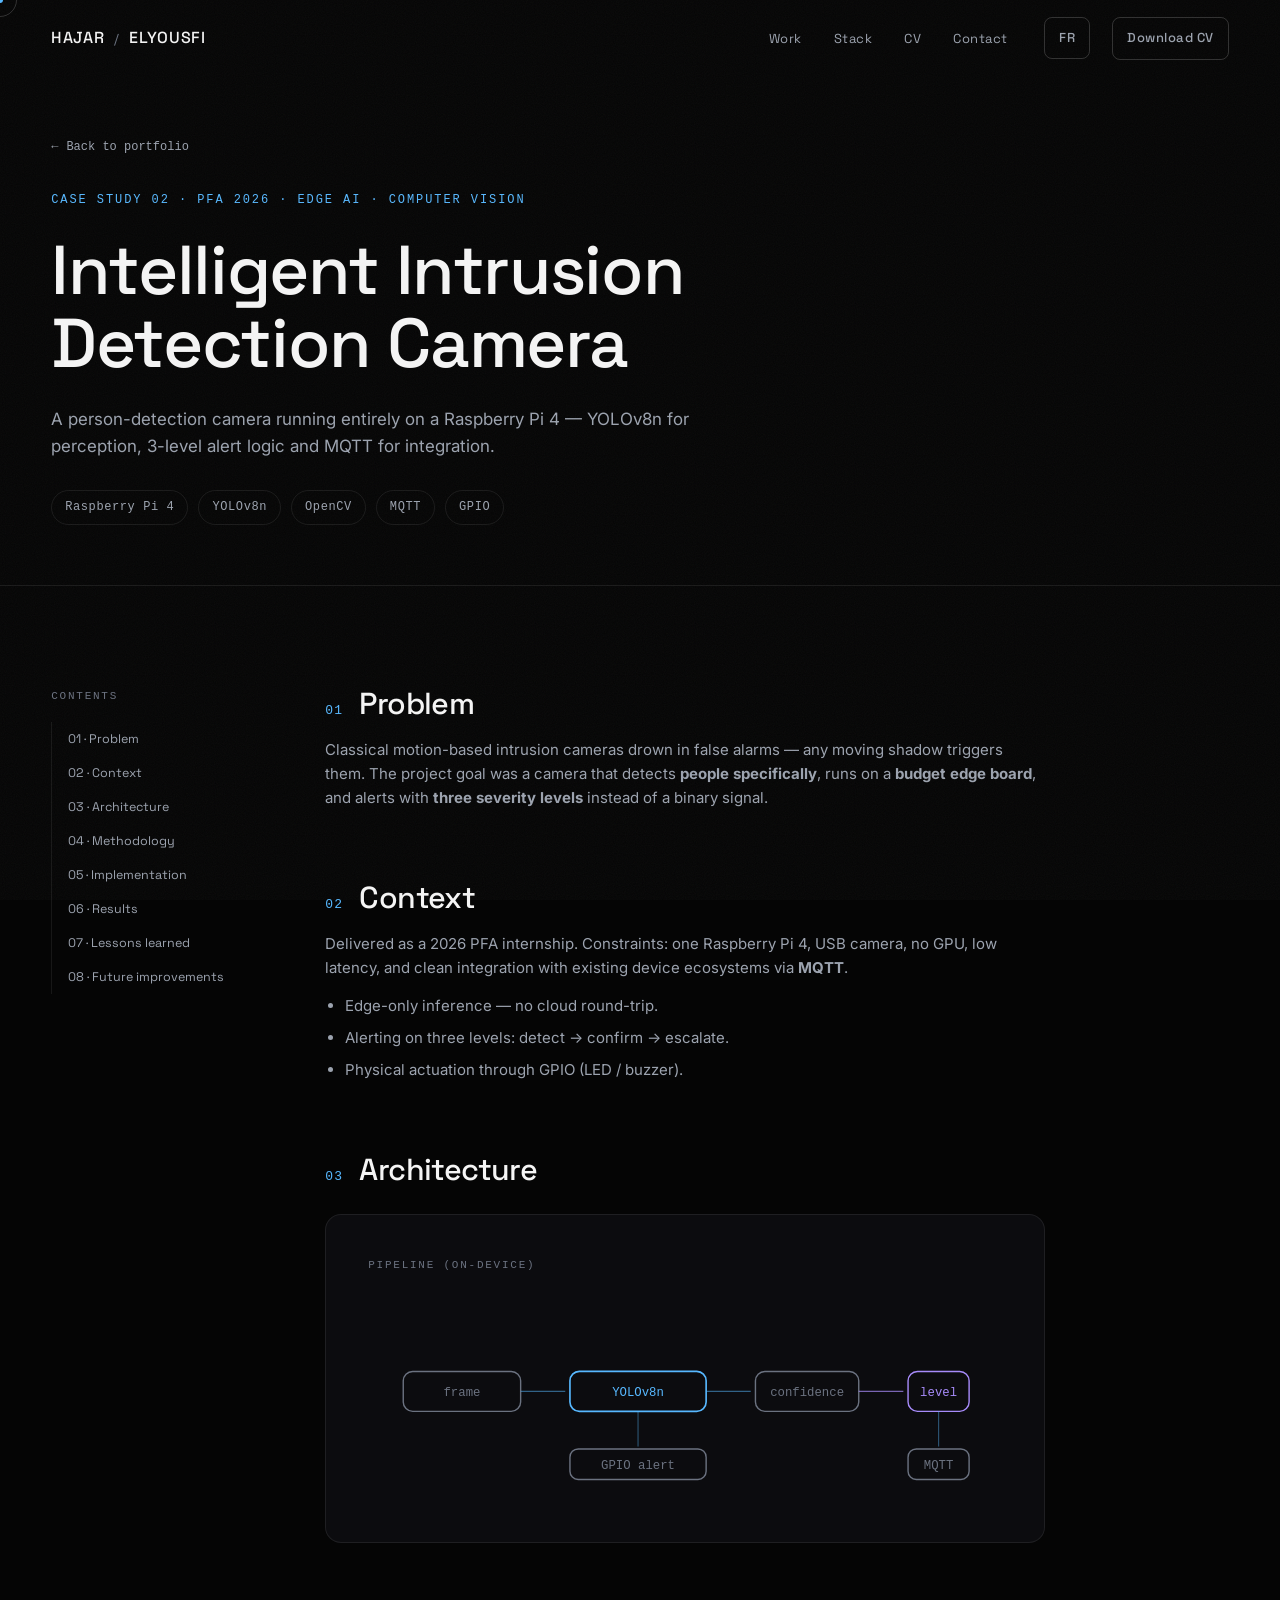
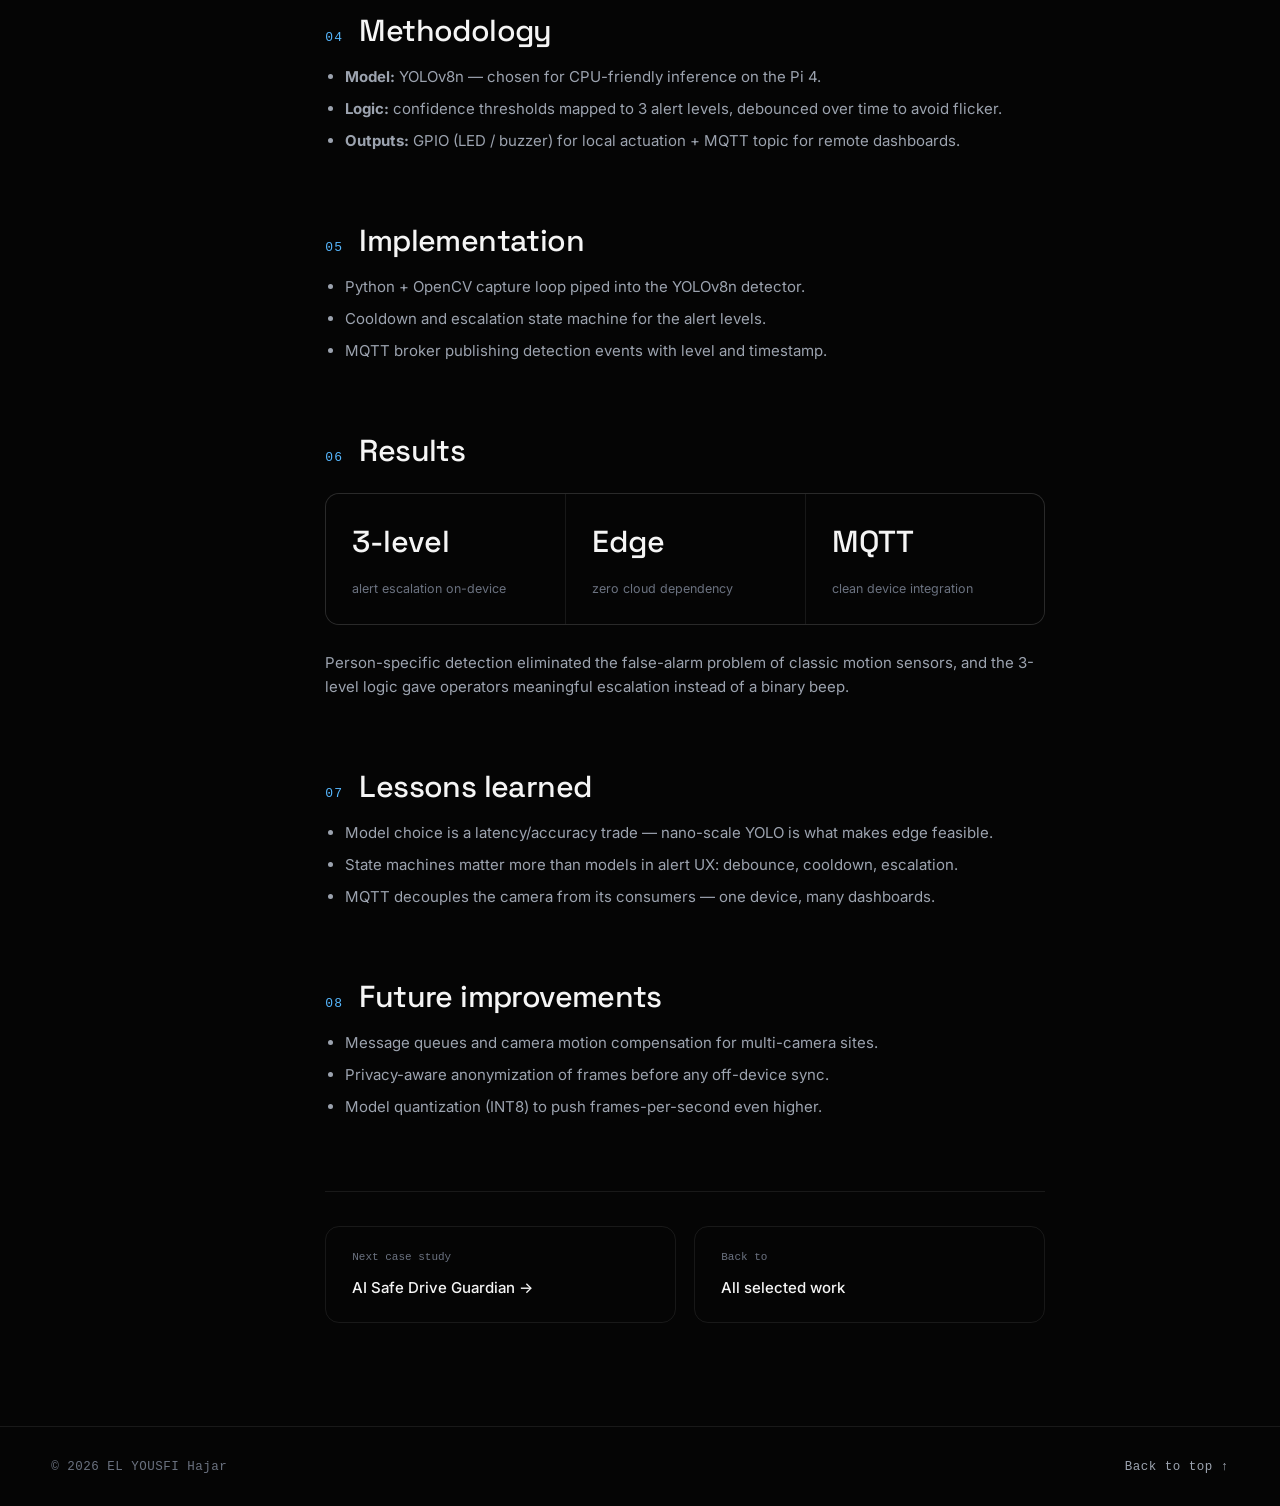
<file: case-studies/intrusion-camera.html>
<!DOCTYPE html>
<html lang="en">
<head>
<meta charset="utf-8">
<meta name="viewport" content="width=device-width, initial-scale=1">
<title>Intelligent Intrusion Detection Camera — Case Study | EL YOUSFI Hajar</title>
<meta name="description" content="Case study: edge AI intrusion-detection camera on a Raspberry Pi 4 — YOLOv8n, 3-level alerts and MQTT, built during a 2026 PFA internship.">
<meta property="og:title" content="Intelligent Intrusion Detection Camera — Case Study">
<meta property="og:type" content="article">
<meta name="theme-color" content="#050505">
<link rel="icon" href="data:image/svg+xml,%3Csvg xmlns='http://www.w3.org/2000/svg' viewBox='0 0 64 64'%3E%3Crect width='64' height='64' rx='14' fill='%23050505'/%3E%3Ctext x='32' y='44' font-family='Arial' font-weight='700' font-size='34' text-anchor='middle' fill='%2357b8ff'%3EH%3C/text%3E%3C/svg%3E">
<link rel="preconnect" href="https://fonts.googleapis.com">
<link rel="preconnect" href="https://fonts.gstatic.com" crossorigin>
<link href="https://fonts.googleapis.com/css2?family=Space+Grotesk:wght@400;500&family=Inter:wght@400;500&display=swap" rel="stylesheet">
<link rel="stylesheet" href="../css/style.css">
</head>
<body>

<nav class="nav" id="nav" aria-label="Primary">
  <div class="container nav-inner">
    <a class="brand" href="../index.html"><b>HAJAR</b><span>/</span><b>ELYOUSFI</b></a>
    <ul class="nav-links">
      <li><a href="../index.html#work">Work</a></li>
      <li><a href="../index.html#stack">Stack</a></li>
      <li><a href="../index.html#cv">CV</a></li>
      <li><a href="../index.html#contact">Contact</a></li>
      <li><a class="btn btn--ghost btn--sm nav-cta lang-switch" href="intrusion-camera-fr.html" lang="fr" title="Version française">FR</a></li>
      <li><a class="btn btn--ghost btn--sm nav-cta magnetic" href="../assets/cv/Elyousfi_Hajar_CV_AI_Systemes_Embarques_2027_v2_FR.pdf" target="_blank" rel="noopener">Download CV</a></li>
    </ul>
    <button class="nav-toggle" aria-label="Toggle menu" aria-expanded="false">
      <span></span><span></span><span></span>
    </button>
  </div>
</nav>

<header class="cs-hero">
  <div class="container">
    <a class="cs-back" href="../index.html#work">Back to portfolio</a>
    <p class="cs-kicker">CASE STUDY 02 · PFA 2026 · EDGE AI · COMPUTER VISION</p>
    <h1>Intelligent Intrusion Detection Camera</h1>
    <p class="cs-sub">A person-detection camera running entirely on a Raspberry Pi 4 — YOLOv8n for perception, 3-level alert logic and MQTT for integration.</p>
    <div class="cs-meta">
      <span class="chip">Raspberry Pi 4</span><span class="chip">YOLOv8n</span><span class="chip">OpenCV</span><span class="chip">MQTT</span><span class="chip">GPIO</span>
    </div>
  </div>
</header>

<div class="container cs-layout">
  <aside class="cs-toc" aria-label="Sections">
    <p>CONTENTS</p>
    <a href="#problem">01 · Problem</a>
    <a href="#context">02 · Context</a>
    <a href="#architecture">03 · Architecture</a>
    <a href="#methodology">04 · Methodology</a>
    <a href="#implementation">05 · Implementation</a>
    <a href="#results">06 · Results</a>
    <a href="#lessons">07 · Lessons learned</a>
    <a href="#future">08 · Future improvements</a>
  </aside>

  <div class="cs-content">
    <section class="cs-sec" id="problem">
      <h2><span class="cs-n">01</span>Problem</h2>
      <p>Classical motion-based intrusion cameras drown in false alarms — any moving shadow triggers them. The project goal was a camera that detects <strong>people specifically</strong>, runs on a <strong>budget edge board</strong>, and alerts with <strong>three severity levels</strong> instead of a binary signal.</p>
    </section>

    <section class="cs-sec" id="context">
      <h2><span class="cs-n">02</span>Context</h2>
      <p>Delivered as a 2026 PFA internship. Constraints: one Raspberry Pi 4, USB camera, no GPU, low latency, and clean integration with existing device ecosystems via <strong>MQTT</strong>.</p>
      <ul>
        <li>Edge-only inference — no cloud round-trip.</li>
        <li>Alerting on three levels: detect → confirm → escalate.</li>
        <li>Physical actuation through GPIO (LED / buzzer).</li>
      </ul>
    </section>

    <section class="cs-sec" id="architecture">
      <h2><span class="cs-n">03</span>Architecture</h2>
      <div class="cs-diagram">
        <p class="cd-label">PIPELINE (ON-DEVICE)</p>
        <svg viewBox="0 0 540 170" fill="none" xmlns="http://www.w3.org/2000/svg">
          <g font-family="monospace" font-size="10.5">
            <rect x="30" y="60" width="100" height="34" rx="8" stroke="var(--dim)" stroke-width="1.2"/>
            <text x="80" y="81" text-anchor="middle" fill="var(--dim)">frame</text>
            <line x1="130" y1="77" x2="168" y2="77" stroke="var(--accent)" stroke-opacity="0.5"/>
            <rect x="172" y="60" width="116" height="34" rx="8" stroke="var(--accent)" stroke-width="1.4"/>
            <text x="230" y="81" text-anchor="middle" fill="var(--accent)">YOLOv8n</text>
            <line x1="288" y1="77" x2="326" y2="77" stroke="var(--accent)" stroke-opacity="0.5"/>
            <rect x="330" y="60" width="88" height="34" rx="8" stroke="var(--dim)" stroke-width="1.2"/>
            <text x="374" y="81" text-anchor="middle" fill="var(--dim)">confidence</text>
            <line x1="418" y1="77" x2="456" y2="77" stroke="var(--violet)" stroke-opacity="0.7"/>
            <rect x="460" y="60" width="52" height="34" rx="8" stroke="var(--violet)" stroke-width="1.2"/>
            <text x="486" y="81" text-anchor="middle" fill="var(--violet)">level</text>
            <rect x="172" y="126" width="116" height="26" rx="7" stroke="var(--dim)" stroke-width="1.2"/>
            <text x="230" y="143" text-anchor="middle" fill="var(--dim)">GPIO alert</text>
            <rect x="460" y="126" width="52" height="26" rx="7" stroke="var(--dim)" stroke-width="1.2"/>
            <text x="486" y="143" text-anchor="middle" fill="var(--dim)">MQTT</text>
            <line x1="230" y1="94" x2="230" y2="124" stroke="var(--accent)" stroke-opacity="0.4"/>
            <line x1="486" y1="94" x2="486" y2="124" stroke="var(--accent)" stroke-opacity="0.4"/>
          </g>
        </svg>
      </div>
    </section>

    <section class="cs-sec" id="methodology">
      <h2><span class="cs-n">04</span>Methodology</h2>
      <ul>
        <li><strong>Model:</strong> YOLOv8n — chosen for CPU-friendly inference on the Pi 4.</li>
        <li><strong>Logic:</strong> confidence thresholds mapped to 3 alert levels, debounced over time to avoid flicker.</li>
        <li><strong>Outputs:</strong> GPIO (LED / buzzer) for local actuation + MQTT topic for remote dashboards.</li>
      </ul>
    </section>

    <section class="cs-sec" id="implementation">
      <h2><span class="cs-n">05</span>Implementation</h2>
      <ul>
        <li>Python + OpenCV capture loop piped into the YOLOv8n detector.</li>
        <li>Cooldown and escalation state machine for the alert levels.</li>
        <li>MQTT broker publishing detection events with level and timestamp.</li>
      </ul>
    </section>

    <section class="cs-sec" id="results">
      <h2><span class="cs-n">06</span>Results</h2>
      <div class="cs-stats">
        <div class="cs-stat"><b>3-level</b><span>alert escalation on-device</span></div>
        <div class="cs-stat"><b>Edge</b><span>zero cloud dependency</span></div>
        <div class="cs-stat"><b>MQTT</b><span>clean device integration</span></div>
      </div>
      <p>Person-specific detection eliminated the false-alarm problem of classic motion sensors, and the 3-level logic gave operators meaningful escalation instead of a binary beep.</p>
    </section>

    <section class="cs-sec" id="lessons">
      <h2><span class="cs-n">07</span>Lessons learned</h2>
      <ul>
        <li>Model choice is a latency/accuracy trade — nano-scale YOLO is what makes edge feasible.</li>
        <li>State machines matter more than models in alert UX: debounce, cooldown, escalation.</li>
        <li>MQTT decouples the camera from its consumers — one device, many dashboards.</li>
      </ul>
    </section>

    <section class="cs-sec" id="future">
      <h2><span class="cs-n">08</span>Future improvements</h2>
      <ul>
        <li>Message queues and camera motion compensation for multi-camera sites.</li>
        <li>Privacy-aware anonymization of frames before any off-device sync.</li>
        <li>Model quantization (INT8) to push frames-per-second even higher.</li>
      </ul>
    </section>

    <nav class="cs-nav" aria-label="Next case study">
      <a href="ai-safe-drive.html"><span>Next case study</span><b>AI Safe Drive Guardian →</b></a>
      <a href="../index.html#work"><span>Back to</span><b>All selected work</b></a>
    </nav>
  </div>
</div>

<footer class="footer">
  <div class="container footer-inner">
    <p>© 2026 EL YOUSFI Hajar</p>
    <p><a href="#top">Back to top ↑</a></p>
  </div>
</footer>

<script src="../js/main.js"></script>
</body>
</html>
</file>
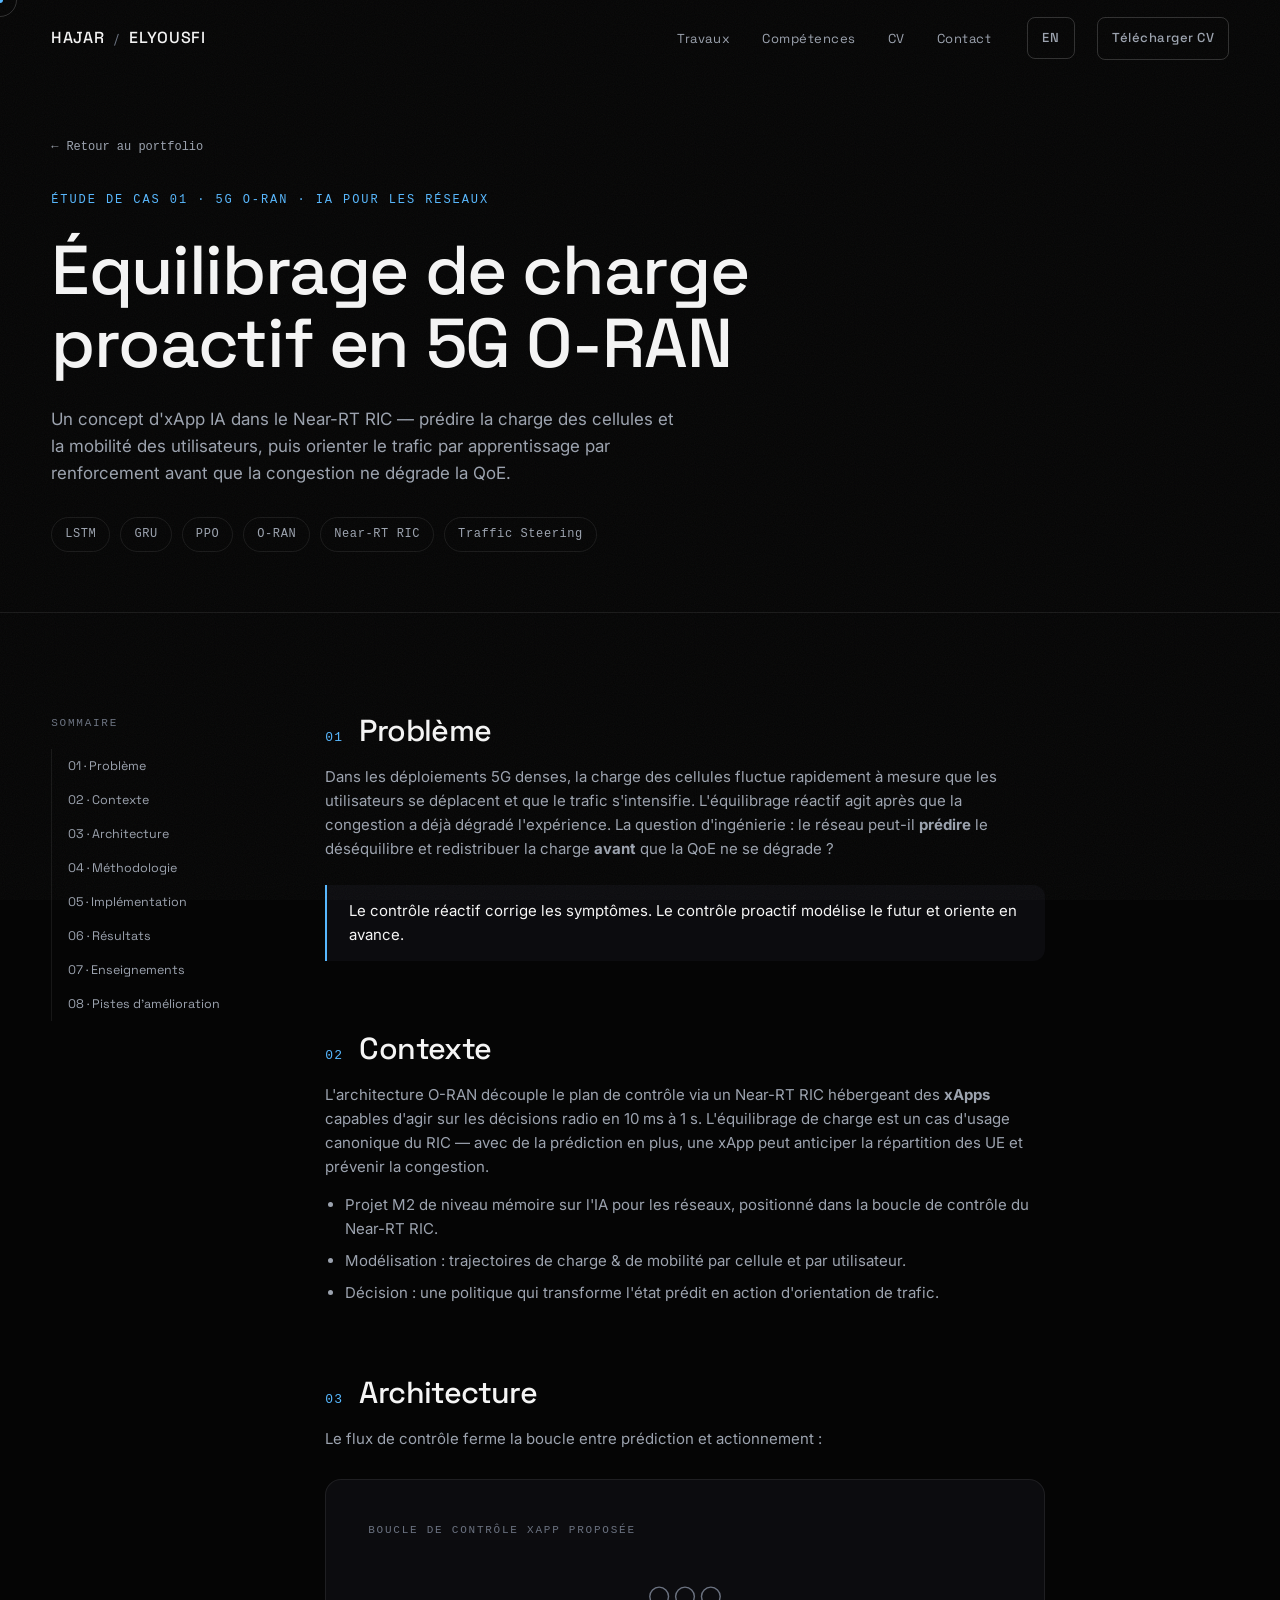
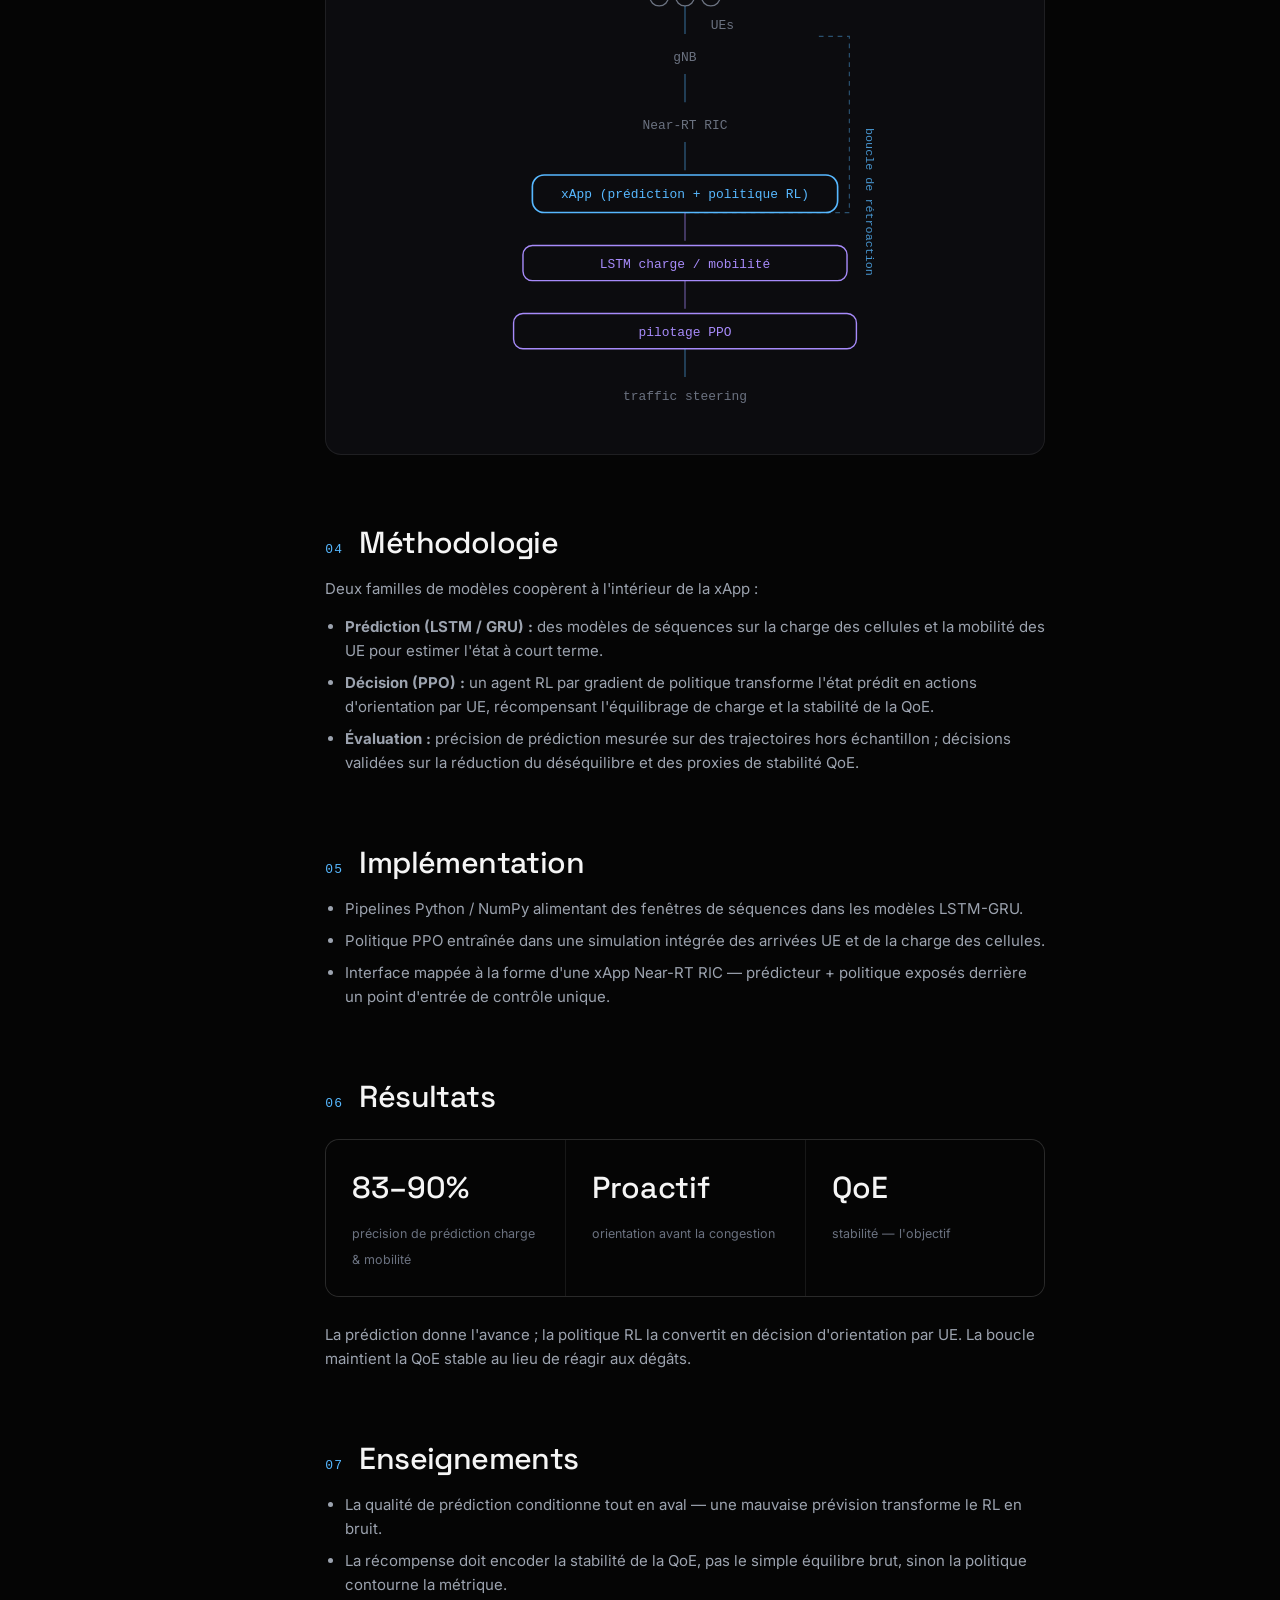
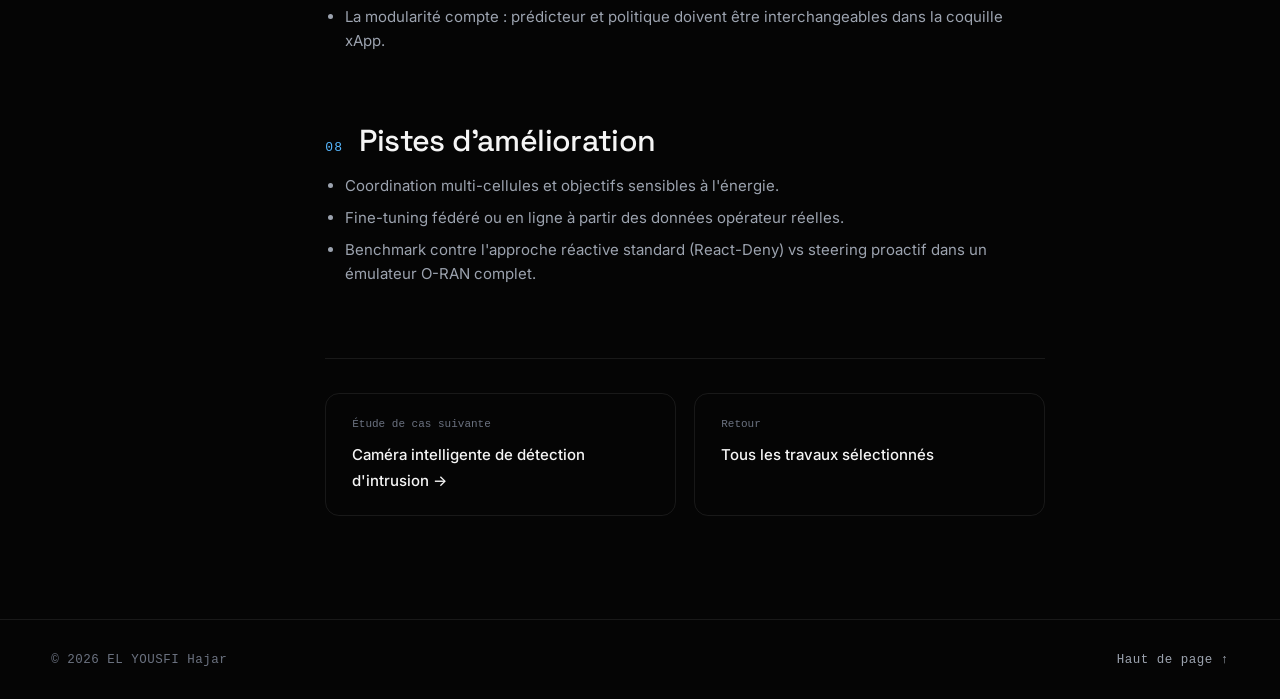
<file: case-studies/o-ran-fr.html>
<!DOCTYPE html>
<html lang="fr">
<head>
<meta charset="utf-8">
<meta name="viewport" content="width=device-width, initial-scale=1">
<title>Équilibrage de charge proactif en 5G O-RAN — Étude de cas | EL YOUSFI Hajar</title>
<meta name="description" content="Étude de cas : équilibrage de charge proactif en 5G O-RAN piloté par IA — prédiction LSTM de mobilité/charge et apprentissage par renforcement PPO dans un xApp Near-RT RIC.">
<meta property="og:title" content="Équilibrage de charge proactif en 5G O-RAN — Étude de cas">
<meta property="og:type" content="article">
<meta name="theme-color" content="#050505">
<link rel="alternate" hreflang="en" href="o-ran.html">
<link rel="preconnect" href="https://fonts.googleapis.com">
<link rel="preconnect" href="https://fonts.gstatic.com" crossorigin>
<link href="https://fonts.googleapis.com/css2?family=Space+Grotesk:wght@400;500&family=Inter:wght@400;500&display=swap" rel="stylesheet">
<link rel="stylesheet" href="../css/style.css">
</head>
<body>

<nav class="nav" id="nav" aria-label="Navigation principale">
  <div class="container nav-inner">
    <a class="brand" href="../index-fr.html"><b>HAJAR</b><span>/</span><b>ELYOUSFI</b></a>
    <ul class="nav-links">
      <li><a href="../index-fr.html#work">Travaux</a></li>
      <li><a href="../index-fr.html#stack">Compétences</a></li>
      <li><a href="../index-fr.html#cv">CV</a></li>
      <li><a href="../index-fr.html#contact">Contact</a></li>
      <li><a class="btn btn--ghost btn--sm nav-cta lang-switch" href="o-ran.html" lang="en" title="English version">EN</a></li>
      <li><a class="btn btn--ghost btn--sm nav-cta magnetic" href="../assets/cv/Elyousfi_Hajar_CV_Telecom_Reseaux_2027_v2_FR.pdf" target="_blank" rel="noopener">Télécharger CV</a></li>
    </ul>
    <button class="nav-toggle" aria-label="Ouvrir le menu" aria-expanded="false">
      <span></span><span></span><span></span>
    </button>
  </div>
</nav>

<header class="cs-hero">
  <div class="container">
    <a class="cs-back" href="../index-fr.html#work">Retour au portfolio</a>
    <p class="cs-kicker">ÉTUDE DE CAS 01 · 5G O-RAN · IA POUR LES RÉSEAUX</p>
    <h1>Équilibrage de charge proactif en 5G O-RAN</h1>
    <p class="cs-sub">Un concept d'xApp IA dans le Near-RT RIC — prédire la charge des cellules et la mobilité des utilisateurs, puis orienter le trafic par apprentissage par renforcement avant que la congestion ne dégrade la QoE.</p>
    <div class="cs-meta">
      <span class="chip">LSTM</span><span class="chip">GRU</span><span class="chip">PPO</span><span class="chip">O-RAN</span><span class="chip">Near-RT RIC</span><span class="chip">Traffic Steering</span>
    </div>
  </div>
</header>

<div class="container cs-layout">
  <aside class="cs-toc" aria-label="Sections">
    <p>SOMMAIRE</p>
    <a href="#problem">01 · Problème</a>
    <a href="#context">02 · Contexte</a>
    <a href="#architecture">03 · Architecture</a>
    <a href="#methodology">04 · Méthodologie</a>
    <a href="#implementation">05 · Implémentation</a>
    <a href="#results">06 · Résultats</a>
    <a href="#lessons">07 · Enseignements</a>
    <a href="#future">08 · Pistes d'amélioration</a>
  </aside>

  <div class="cs-content">
    <section class="cs-sec" id="problem">
      <h2><span class="cs-n">01</span>Problème</h2>
      <p>Dans les déploiements 5G denses, la charge des cellules fluctue rapidement à mesure que les utilisateurs se déplacent et que le trafic s'intensifie. L'équilibrage réactif agit après que la congestion a déjà dégradé l'expérience. La question d'ingénierie : le réseau peut-il <strong>prédire</strong> le déséquilibre et redistribuer la charge <strong>avant</strong> que la QoE ne se dégrade ?</p>
      <blockquote>Le contrôle réactif corrige les symptômes. Le contrôle proactif modélise le futur et oriente en avance.</blockquote>
    </section>

    <section class="cs-sec" id="context">
      <h2><span class="cs-n">02</span>Contexte</h2>
      <p>L'architecture O-RAN découple le plan de contrôle via un Near-RT RIC hébergeant des <strong>xApps</strong> capables d'agir sur les décisions radio en 10 ms à 1 s. L'équilibrage de charge est un cas d'usage canonique du RIC — avec de la prédiction en plus, une xApp peut anticiper la répartition des UE et prévenir la congestion.</p>
      <ul>
        <li>Projet M2 de niveau mémoire sur l'IA pour les réseaux, positionné dans la boucle de contrôle du Near-RT RIC.</li>
        <li>Modélisation : trajectoires de charge &amp; de mobilité par cellule et par utilisateur.</li>
        <li>Décision : une politique qui transforme l'état prédit en action d'orientation de trafic.</li>
      </ul>
    </section>

    <section class="cs-sec" id="architecture">
      <h2><span class="cs-n">03</span>Architecture</h2>
      <p>Le flux de contrôle ferme la boucle entre prédiction et actionnement :</p>
      <div class="cs-diagram">
        <p class="cd-label">BOUCLE DE CONTRÔLE XAPP PROPOSÉE</p>
        <svg viewBox="0 0 540 380" fill="none" xmlns="http://www.w3.org/2000/svg">
          <g font-family="monospace" font-size="11">
            <g class="vg" stroke="var(--dim)" stroke-width="1.2">
              <circle cx="248" cy="26" r="8"/><circle cx="270" cy="26" r="8"/><circle cx="292" cy="26" r="8"/>
            </g>
            <text x="292" y="54" fill="var(--dim)">UEs</text>
            <line x1="270" y1="34" x2="270" y2="58" stroke="var(--accent)" stroke-opacity="0.5"/>
            <rect x="170" y="62" width="200" height="30" rx="8" class="vg" stroke-width="1.2"/>
            <text x="270" y="81" text-anchor="middle" fill="var(--dim)">gNB</text>
            <line x1="270" y1="92" x2="270" y2="116" stroke="var(--accent)" stroke-opacity="0.5"/>
            <rect x="158" y="120" width="224" height="30" rx="8" class="vg" stroke-width="1.2"/>
            <text x="270" y="139" text-anchor="middle" fill="var(--dim)">Near-RT RIC</text>
            <line x1="270" y1="150" x2="270" y2="174" stroke="var(--accent)" stroke-opacity="0.5"/>
            <rect x="140" y="178" width="260" height="32" rx="10" stroke="var(--accent)" stroke-width="1.4"/>
            <text x="270" y="198" text-anchor="middle" fill="var(--accent)">xApp (prédiction + politique RL)</text>
            <line x1="270" y1="210" x2="270" y2="234" stroke="var(--violet)" stroke-opacity="0.6"/>
            <rect x="132" y="238" width="276" height="30" rx="8" stroke="var(--violet)" stroke-width="1.2"/>
            <text x="270" y="257" text-anchor="middle" fill="var(--violet)">LSTM charge / mobilité</text>
            <line x1="270" y1="268" x2="270" y2="292" stroke="var(--violet)" stroke-opacity="0.6"/>
            <rect x="124" y="296" width="292" height="30" rx="8" stroke="var(--violet)" stroke-width="1.2"/>
            <text x="270" y="315" text-anchor="middle" fill="var(--violet)">pilotage PPO</text>
            <line x1="270" y1="326" x2="270" y2="350" stroke="var(--accent)" stroke-opacity="0.5"/>
            <rect x="178" y="354" width="184" height="24" rx="7" class="vg" stroke-width="1.2"/>
            <text x="270" y="370" text-anchor="middle" fill="var(--dim)">traffic steering</text>
          </g>
          <path d="M270 210 L410 210 L410 60 L380 60" stroke="var(--accent)" stroke-width="1" stroke-dasharray="4 4" opacity="0.4" fill="none"/>
          <text x="424" y="138" fill="var(--accent)" font-family="monospace" font-size="10" opacity="0.8" transform="rotate(90 424 138)">boucle de rétroaction</text>
        </svg>
      </div>
    </section>

    <section class="cs-sec" id="methodology">
      <h2><span class="cs-n">04</span>Méthodologie</h2>
      <p>Deux familles de modèles coopèrent à l'intérieur de la xApp :</p>
      <ul>
        <li><strong>Prédiction (LSTM / GRU) :</strong> des modèles de séquences sur la charge des cellules et la mobilité des UE pour estimer l'état à court terme.</li>
        <li><strong>Décision (PPO) :</strong> un agent RL par gradient de politique transforme l'état prédit en actions d'orientation par UE, récompensant l'équilibrage de charge et la stabilité de la QoE.</li>
        <li><strong>Évaluation :</strong> précision de prédiction mesurée sur des trajectoires hors échantillon ; décisions validées sur la réduction du déséquilibre et des proxies de stabilité QoE.</li>
      </ul>
    </section>

    <section class="cs-sec" id="implementation">
      <h2><span class="cs-n">05</span>Implémentation</h2>
      <ul>
        <li>Pipelines Python / NumPy alimentant des fenêtres de séquences dans les modèles LSTM-GRU.</li>
        <li>Politique PPO entraînée dans une simulation intégrée des arrivées UE et de la charge des cellules.</li>
        <li>Interface mappée à la forme d'une xApp Near-RT RIC — prédicteur + politique exposés derrière un point d'entrée de contrôle unique.</li>
      </ul>
    </section>

    <section class="cs-sec" id="results">
      <h2><span class="cs-n">06</span>Résultats</h2>
      <div class="cs-stats">
        <div class="cs-stat"><b>83–90%</b><span>précision de prédiction charge &amp; mobilité</span></div>
        <div class="cs-stat"><b>Proactif</b><span>orientation avant la congestion</span></div>
        <div class="cs-stat"><b>QoE</b><span>stabilité — l'objectif</span></div>
      </div>
      <p>La prédiction donne l'avance ; la politique RL la convertit en décision d'orientation par UE. La boucle maintient la QoE stable au lieu de réagir aux dégâts.</p>
    </section>

    <section class="cs-sec" id="lessons">
      <h2><span class="cs-n">07</span>Enseignements</h2>
      <ul>
        <li>La qualité de prédiction conditionne tout en aval — une mauvaise prévision transforme le RL en bruit.</li>
        <li>La récompense doit encoder la stabilité de la QoE, pas le simple équilibre brut, sinon la politique contourne la métrique.</li>
        <li>La modularité compte : prédicteur et politique doivent être interchangeables dans la coquille xApp.</li>
      </ul>
    </section>

    <section class="cs-sec" id="future">
      <h2><span class="cs-n">08</span>Pistes d'amélioration</h2>
      <ul>
        <li>Coordination multi-cellules et objectifs sensibles à l'énergie.</li>
        <li>Fine-tuning fédéré ou en ligne à partir des données opérateur réelles.</li>
        <li>Benchmark contre l'approche réactive standard (React-Deny) vs steering proactif dans un émulateur O-RAN complet.</li>
      </ul>
    </section>

    <nav class="cs-nav" aria-label="Étude de cas suivante">
      <a href="intrusion-camera-fr.html"><span>Étude de cas suivante</span><b>Caméra intelligente de détection d'intrusion →</b></a>
      <a href="../index-fr.html#work"><span>Retour</span><b>Tous les travaux sélectionnés</b></a>
    </nav>
  </div>
</div>

<footer class="footer">
  <div class="container footer-inner">
    <p>© 2026 EL YOUSFI Hajar</p>
    <p><a href="#top">Haut de page ↑</a></p>
  </div>
</footer>

<script src="../js/main.js"></script>
</body>
</html>
</file>
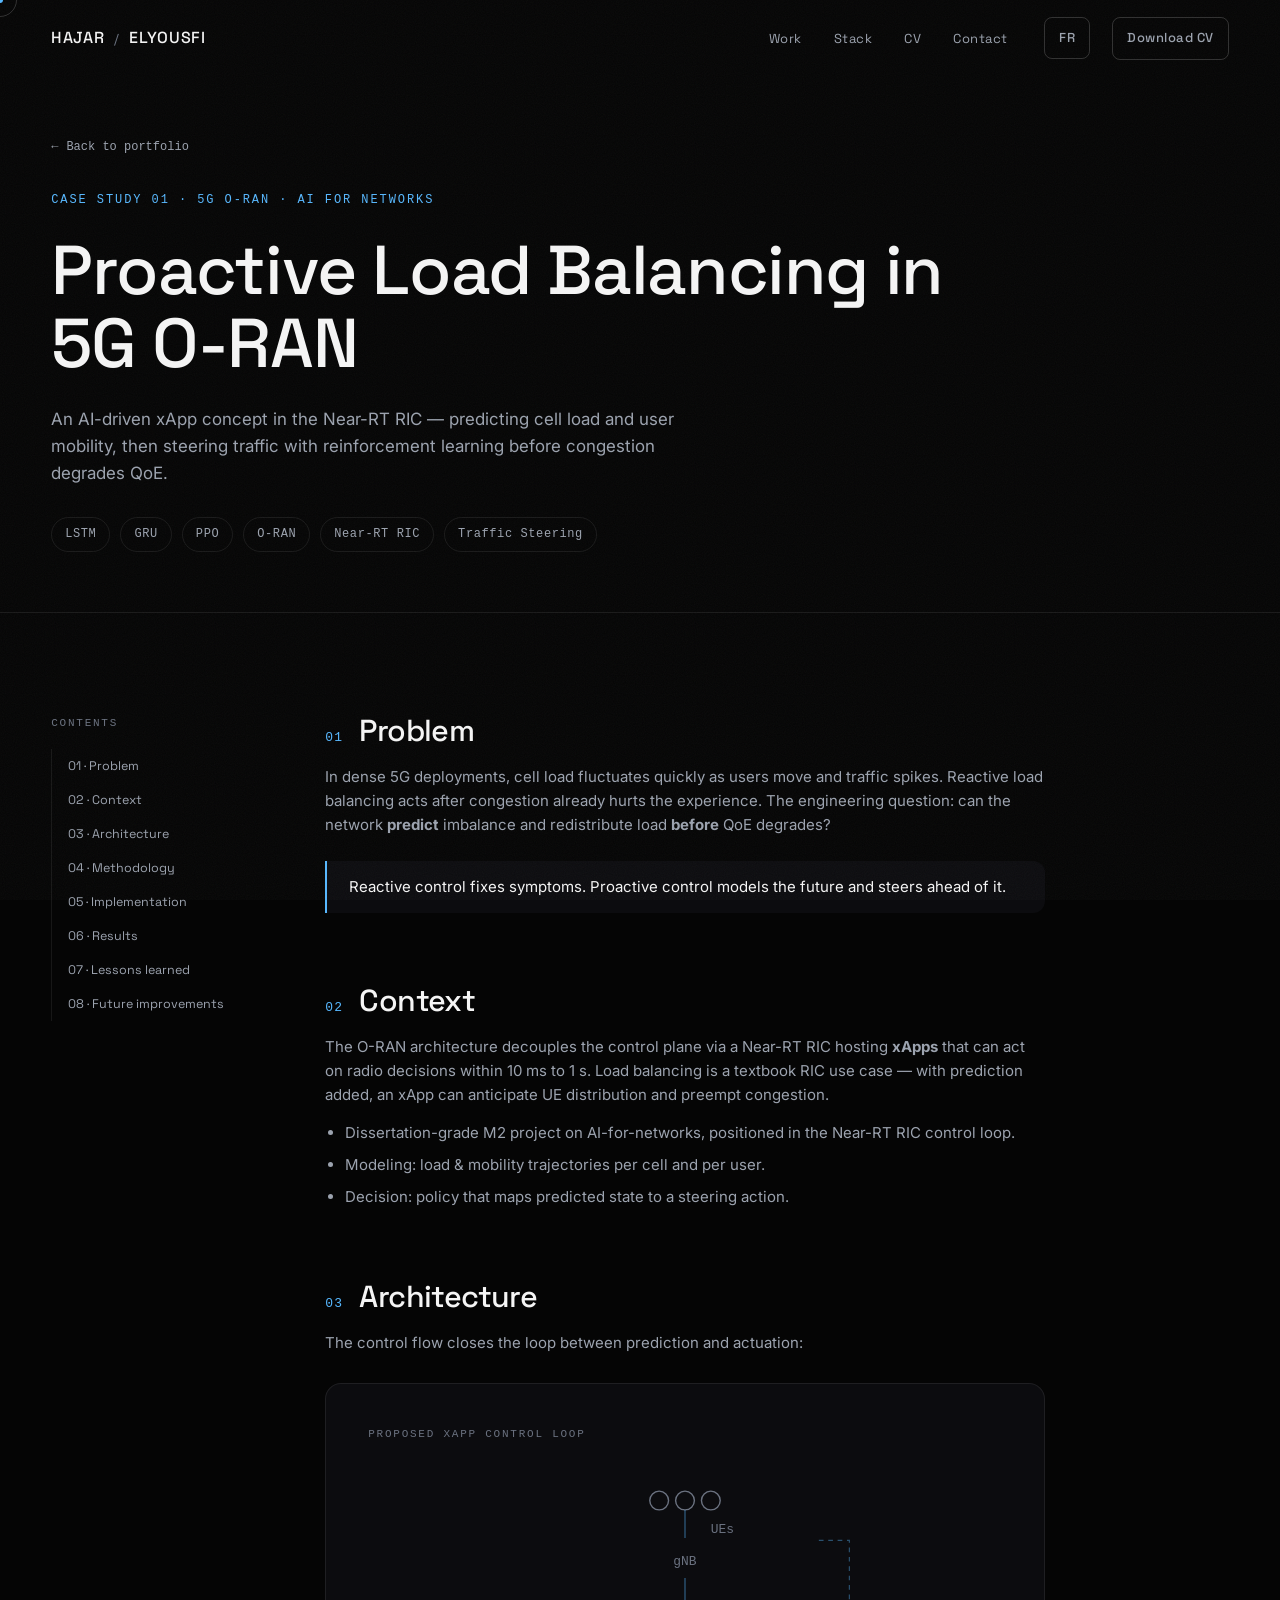
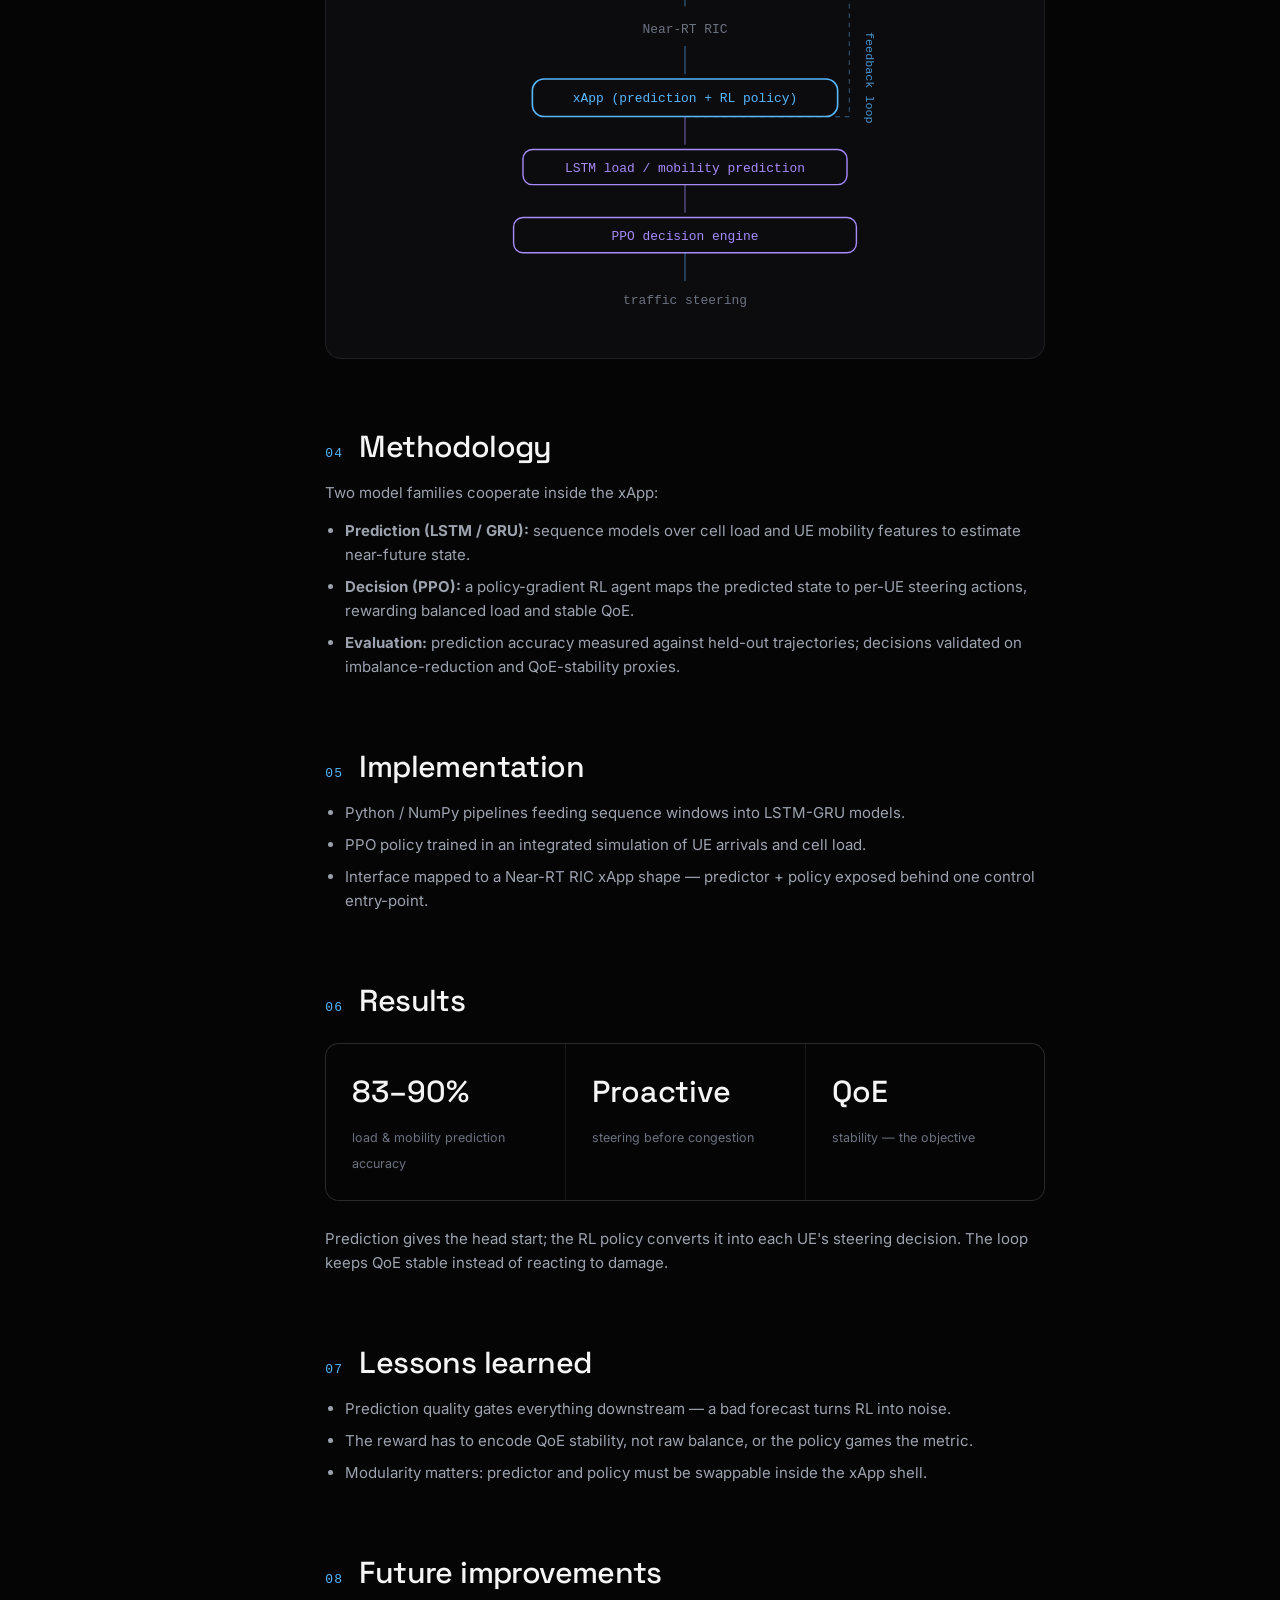
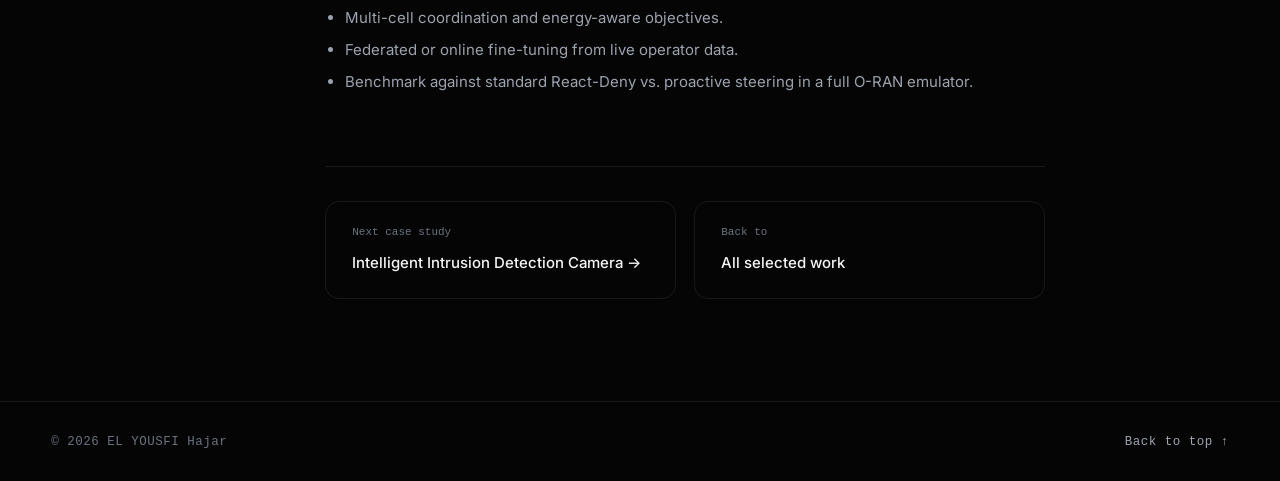
<file: case-studies/o-ran.html>
<!DOCTYPE html>
<html lang="en">
<head>
<meta charset="utf-8">
<meta name="viewport" content="width=device-width, initial-scale=1">
<title>Proactive Load Balancing in 5G O-RAN — Case Study | EL YOUSFI Hajar</title>
<meta name="description" content="Case study: AI-driven proactive load balancing in 5G O-RAN using LSTM mobility/load prediction and PPO reinforcement learning in a Near-RT RIC xApp.">
<meta property="og:title" content="Proactive Load Balancing in 5G O-RAN — Case Study">
<meta property="og:type" content="article">
<meta name="theme-color" content="#050505">
<link rel="icon" href="data:image/svg+xml,%3Csvg xmlns='http://www.w3.org/2000/svg' viewBox='0 0 64 64'%3E%3Crect width='64' height='64' rx='14' fill='%23050505'/%3E%3Ctext x='32' y='44' font-family='Arial' font-weight='700' font-size='34' text-anchor='middle' fill='%2357b8ff'%3EH%3C/text%3E%3C/svg%3E">
<link rel="preconnect" href="https://fonts.googleapis.com">
<link rel="preconnect" href="https://fonts.gstatic.com" crossorigin>
<link href="https://fonts.googleapis.com/css2?family=Space+Grotesk:wght@400;500&family=Inter:wght@400;500&display=swap" rel="stylesheet">
<link rel="stylesheet" href="../css/style.css">
</head>
<body>

<nav class="nav" id="nav" aria-label="Primary">
  <div class="container nav-inner">
    <a class="brand" href="../index.html"><b>HAJAR</b><span>/</span><b>ELYOUSFI</b></a>
    <ul class="nav-links">
      <li><a href="../index.html#work">Work</a></li>
      <li><a href="../index.html#stack">Stack</a></li>
      <li><a href="../index.html#cv">CV</a></li>
      <li><a href="../index.html#contact">Contact</a></li>
      <li><a class="btn btn--ghost btn--sm nav-cta lang-switch" href="o-ran-fr.html" lang="fr" title="Version française">FR</a></li>
      <li><a class="btn btn--ghost btn--sm nav-cta magnetic" href="../assets/cv/Elyousfi_Hajar_CV_Telecom_Reseaux_2027_v2_FR.pdf" target="_blank" rel="noopener">Download CV</a></li>
    </ul>
    <button class="nav-toggle" aria-label="Toggle menu" aria-expanded="false">
      <span></span><span></span><span></span>
    </button>
  </div>
</nav>

<header class="cs-hero">
  <div class="container">
    <a class="cs-back" href="../index.html#work">Back to portfolio</a>
    <p class="cs-kicker">CASE STUDY 01 · 5G O-RAN · AI FOR NETWORKS</p>
    <h1>Proactive Load Balancing in 5G O-RAN</h1>
    <p class="cs-sub">An AI-driven xApp concept in the Near-RT RIC — predicting cell load and user mobility, then steering traffic with reinforcement learning before congestion degrades QoE.</p>
    <div class="cs-meta">
      <span class="chip">LSTM</span><span class="chip">GRU</span><span class="chip">PPO</span><span class="chip">O-RAN</span><span class="chip">Near-RT RIC</span><span class="chip">Traffic Steering</span>
    </div>
  </div>
</header>

<div class="container cs-layout">
  <aside class="cs-toc" aria-label="Sections">
    <p>CONTENTS</p>
    <a href="#problem">01 · Problem</a>
    <a href="#context">02 · Context</a>
    <a href="#architecture">03 · Architecture</a>
    <a href="#methodology">04 · Methodology</a>
    <a href="#implementation">05 · Implementation</a>
    <a href="#results">06 · Results</a>
    <a href="#lessons">07 · Lessons learned</a>
    <a href="#future">08 · Future improvements</a>
  </aside>

  <div class="cs-content">
    <section class="cs-sec" id="problem">
      <h2><span class="cs-n">01</span>Problem</h2>
      <p>In dense 5G deployments, cell load fluctuates quickly as users move and traffic spikes. Reactive load balancing acts after congestion already hurts the experience. The engineering question: can the network <strong>predict</strong> imbalance and redistribute load <strong>before</strong> QoE degrades?</p>
      <blockquote>Reactive control fixes symptoms. Proactive control models the future and steers ahead of it.</blockquote>
    </section>

    <section class="cs-sec" id="context">
      <h2><span class="cs-n">02</span>Context</h2>
      <p>The O-RAN architecture decouples the control plane via a Near-RT RIC hosting <strong>xApps</strong> that can act on radio decisions within 10 ms to 1 s. Load balancing is a textbook RIC use case — with prediction added, an xApp can anticipate UE distribution and preempt congestion.</p>
      <ul>
        <li>Dissertation-grade M2 project on AI-for-networks, positioned in the Near-RT RIC control loop.</li>
        <li>Modeling: load &amp; mobility trajectories per cell and per user.</li>
        <li>Decision: policy that maps predicted state to a steering action.</li>
      </ul>
    </section>

    <section class="cs-sec" id="architecture">
      <h2><span class="cs-n">03</span>Architecture</h2>
      <p>The control flow closes the loop between prediction and actuation:</p>
      <div class="cs-diagram">
        <p class="cd-label">PROPOSED XAPP CONTROL LOOP</p>
        <svg viewBox="0 0 540 380" fill="none" xmlns="http://www.w3.org/2000/svg">
          <g font-family="monospace" font-size="11">
            <g class="vg" stroke="var(--dim)" stroke-width="1.2">
              <circle cx="248" cy="26" r="8"/><circle cx="270" cy="26" r="8"/><circle cx="292" cy="26" r="8"/>
            </g>
            <text x="292" y="54" fill="var(--dim)">UEs</text>
            <line x1="270" y1="34" x2="270" y2="58" stroke="var(--accent)" stroke-opacity="0.5"/>
            <rect x="170" y="62" width="200" height="30" rx="8" class="vg" stroke-width="1.2"/>
            <text x="270" y="81" text-anchor="middle" fill="var(--dim)">gNB</text>
            <line x1="270" y1="92" x2="270" y2="116" stroke="var(--accent)" stroke-opacity="0.5"/>
            <rect x="158" y="120" width="224" height="30" rx="8" class="vg" stroke-width="1.2"/>
            <text x="270" y="139" text-anchor="middle" fill="var(--dim)">Near-RT RIC</text>
            <line x1="270" y1="150" x2="270" y2="174" stroke="var(--accent)" stroke-opacity="0.5"/>
            <rect x="140" y="178" width="260" height="32" rx="10" stroke="var(--accent)" stroke-width="1.4"/>
            <text x="270" y="198" text-anchor="middle" fill="var(--accent)">xApp (prediction + RL policy)</text>
            <line x1="270" y1="210" x2="270" y2="234" stroke="var(--violet)" stroke-opacity="0.6"/>
            <rect x="132" y="238" width="276" height="30" rx="8" stroke="var(--violet)" stroke-width="1.2"/>
            <text x="270" y="257" text-anchor="middle" fill="var(--violet)">LSTM load / mobility prediction</text>
            <line x1="270" y1="268" x2="270" y2="292" stroke="var(--violet)" stroke-opacity="0.6"/>
            <rect x="124" y="296" width="292" height="30" rx="8" stroke="var(--violet)" stroke-width="1.2"/>
            <text x="270" y="315" text-anchor="middle" fill="var(--violet)">PPO decision engine</text>
            <line x1="270" y1="326" x2="270" y2="350" stroke="var(--accent)" stroke-opacity="0.5"/>
            <rect x="178" y="354" width="184" height="24" rx="7" class="vg" stroke-width="1.2"/>
            <text x="270" y="370" text-anchor="middle" fill="var(--dim)">traffic steering</text>
          </g>
          <path d="M270 210 L410 210 L410 60 L380 60" stroke="var(--accent)" stroke-width="1" stroke-dasharray="4 4" opacity="0.4" fill="none"/>
          <text x="424" y="138" fill="var(--accent)" font-family="monospace" font-size="10" opacity="0.8" transform="rotate(90 424 138)">feedback loop</text>
        </svg>
      </div>
    </section>

    <section class="cs-sec" id="methodology">
      <h2><span class="cs-n">04</span>Methodology</h2>
      <p>Two model families cooperate inside the xApp:</p>
      <ul>
        <li><strong>Prediction (LSTM / GRU):</strong> sequence models over cell load and UE mobility features to estimate near-future state.</li>
        <li><strong>Decision (PPO):</strong> a policy-gradient RL agent maps the predicted state to per-UE steering actions, rewarding balanced load and stable QoE.</li>
        <li><strong>Evaluation:</strong> prediction accuracy measured against held-out trajectories; decisions validated on imbalance-reduction and QoE-stability proxies.</li>
      </ul>
    </section>

    <section class="cs-sec" id="implementation">
      <h2><span class="cs-n">05</span>Implementation</h2>
      <ul>
        <li>Python / NumPy pipelines feeding sequence windows into LSTM-GRU models.</li>
        <li>PPO policy trained in an integrated simulation of UE arrivals and cell load.</li>
        <li>Interface mapped to a Near-RT RIC xApp shape — predictor + policy exposed behind one control entry-point.</li>
      </ul>
    </section>

    <section class="cs-sec" id="results">
      <h2><span class="cs-n">06</span>Results</h2>
      <div class="cs-stats">
        <div class="cs-stat"><b>83–90%</b><span>load &amp; mobility prediction accuracy</span></div>
        <div class="cs-stat"><b>Proactive</b><span>steering before congestion</span></div>
        <div class="cs-stat"><b>QoE</b><span>stability — the objective</span></div>
      </div>
      <p>Prediction gives the head start; the RL policy converts it into each UE's steering decision. The loop keeps QoE stable instead of reacting to damage.</p>
    </section>

    <section class="cs-sec" id="lessons">
      <h2><span class="cs-n">07</span>Lessons learned</h2>
      <ul>
        <li>Prediction quality gates everything downstream — a bad forecast turns RL into noise.</li>
        <li>The reward has to encode QoE stability, not raw balance, or the policy games the metric.</li>
        <li>Modularity matters: predictor and policy must be swappable inside the xApp shell.</li>
      </ul>
    </section>

    <section class="cs-sec" id="future">
      <h2><span class="cs-n">08</span>Future improvements</h2>
      <ul>
        <li>Multi-cell coordination and energy-aware objectives.</li>
        <li>Federated or online fine-tuning from live operator data.</li>
        <li>Benchmark against standard React-Deny vs. proactive steering in a full O-RAN emulator.</li>
      </ul>
    </section>

    <nav class="cs-nav" aria-label="Next case study">
      <a href="intrusion-camera.html"><span>Next case study</span><b>Intelligent Intrusion Detection Camera →</b></a>
      <a href="../index.html#work"><span>Back to</span><b>All selected work</b></a>
    </nav>
  </div>
</div>

<footer class="footer">
  <div class="container footer-inner">
    <p>© 2026 EL YOUSFI Hajar</p>
    <p><a href="#top">Back to top ↑</a></p>
  </div>
</footer>

<script src="../js/main.js"></script>
</body>
</html>
</file>
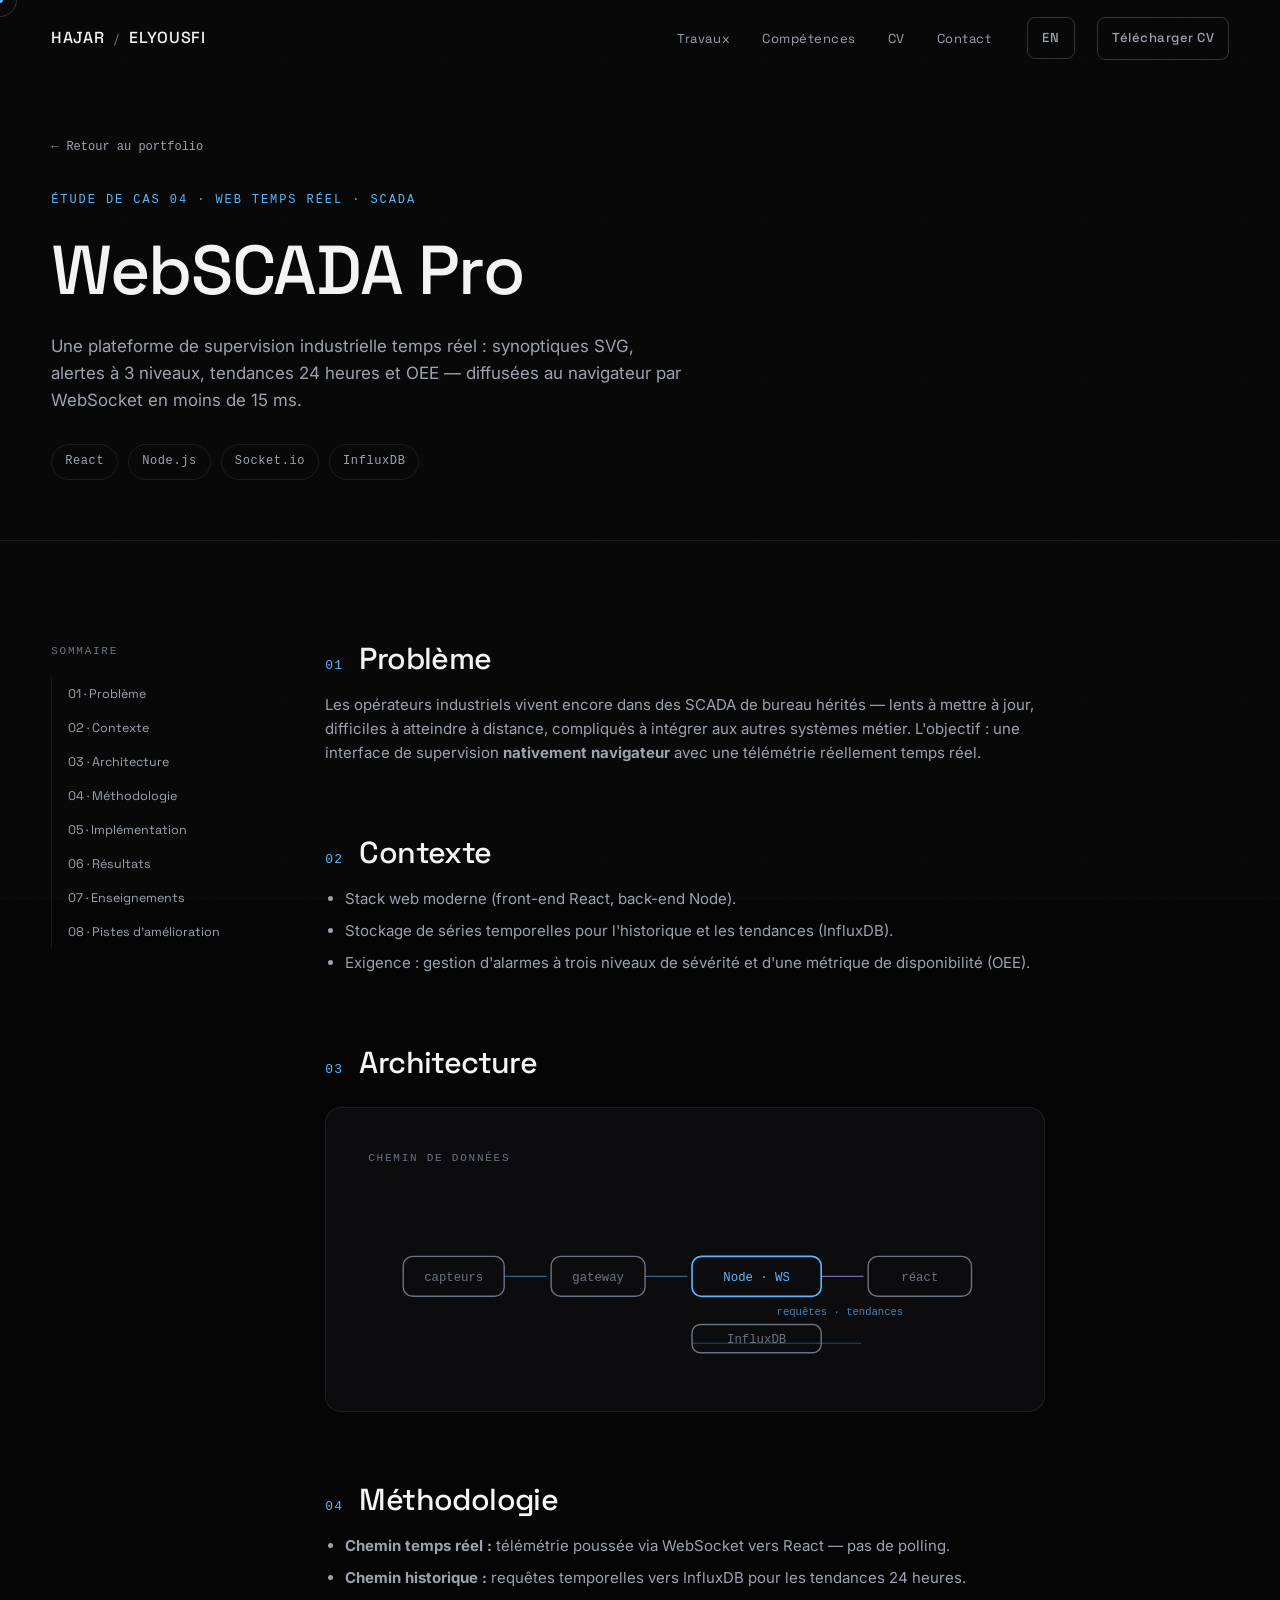
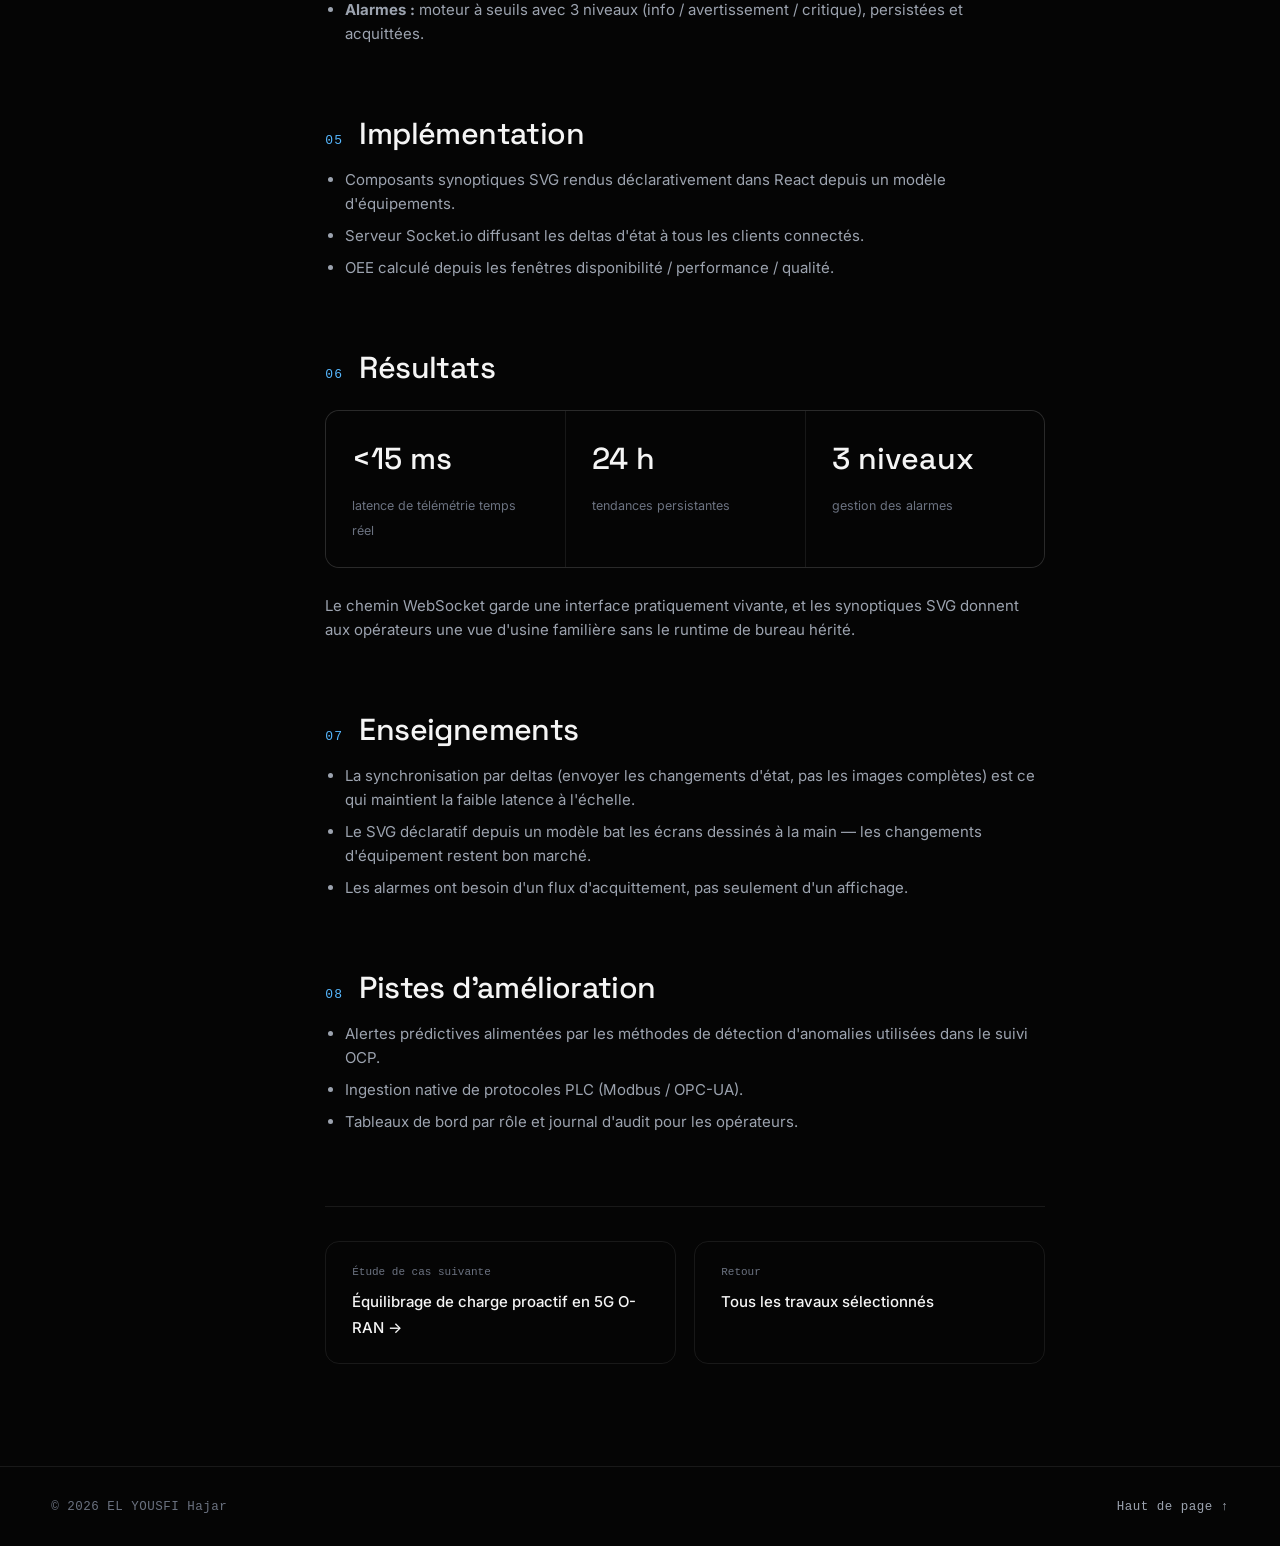
<file: case-studies/webscada-fr.html>
<!DOCTYPE html>
<html lang="fr">
<head>
<meta charset="utf-8">
<meta name="viewport" content="width=device-width, initial-scale=1">
<title>WebSCADA Pro — Étude de cas | EL YOUSFI Hajar</title>
<meta name="description" content="Étude de cas : plateforme SCADA web temps réel — synoptiques SVG, alertes à 3 niveaux, tendances 24h et OEE, diffusées par WebSocket en moins de 15 ms.">
<meta property="og:title" content="WebSCADA Pro — Étude de cas">
<meta property="og:type" content="article">
<meta name="theme-color" content="#050505">
<link rel="alternate" hreflang="en" href="webscada.html">
<link rel="preconnect" href="https://fonts.googleapis.com">
<link rel="preconnect" href="https://fonts.gstatic.com" crossorigin>
<link href="https://fonts.googleapis.com/css2?family=Space+Grotesk:wght@400;500&family=Inter:wght@400;500&display=swap" rel="stylesheet">
<link rel="stylesheet" href="../css/style.css">
</head>
<body>

<nav class="nav" id="nav" aria-label="Navigation principale">
  <div class="container nav-inner">
    <a class="brand" href="../index-fr.html"><b>HAJAR</b><span>/</span><b>ELYOUSFI</b></a>
    <ul class="nav-links">
      <li><a href="../index-fr.html#work">Travaux</a></li>
      <li><a href="../index-fr.html#stack">Compétences</a></li>
      <li><a href="../index-fr.html#cv">CV</a></li>
      <li><a href="../index-fr.html#contact">Contact</a></li>
      <li><a class="btn btn--ghost btn--sm nav-cta lang-switch" href="webscada.html" lang="en" title="English version">EN</a></li>
      <li><a class="btn btn--ghost btn--sm nav-cta magnetic" href="../assets/cv/Elyousfi_Hajar_CV_Generaliste_2027.pdf" target="_blank" rel="noopener">Télécharger CV</a></li>
    </ul>
    <button class="nav-toggle" aria-label="Ouvrir le menu" aria-expanded="false">
      <span></span><span></span><span></span>
    </button>
  </div>
</nav>

<header class="cs-hero">
  <div class="container">
    <a class="cs-back" href="../index-fr.html#work">Retour au portfolio</a>
    <p class="cs-kicker">ÉTUDE DE CAS 04 · WEB TEMPS RÉEL · SCADA</p>
    <h1>WebSCADA Pro</h1>
    <p class="cs-sub">Une plateforme de supervision industrielle temps réel : synoptiques SVG, alertes à 3 niveaux, tendances 24 heures et OEE — diffusées au navigateur par WebSocket en moins de 15 ms.</p>
    <div class="cs-meta">
      <span class="chip">React</span><span class="chip">Node.js</span><span class="chip">Socket.io</span><span class="chip">InfluxDB</span>
    </div>
  </div>
</header>

<div class="container cs-layout">
  <aside class="cs-toc" aria-label="Sections">
    <p>SOMMAIRE</p>
    <a href="#problem">01 · Problème</a>
    <a href="#context">02 · Contexte</a>
    <a href="#architecture">03 · Architecture</a>
    <a href="#methodology">04 · Méthodologie</a>
    <a href="#implementation">05 · Implémentation</a>
    <a href="#results">06 · Résultats</a>
    <a href="#lessons">07 · Enseignements</a>
    <a href="#future">08 · Pistes d'amélioration</a>
  </aside>

  <div class="cs-content">
    <section class="cs-sec" id="problem">
      <h2><span class="cs-n">01</span>Problème</h2>
      <p>Les opérateurs industriels vivent encore dans des SCADA de bureau hérités — lents à mettre à jour, difficiles à atteindre à distance, compliqués à intégrer aux autres systèmes métier. L'objectif : une interface de supervision <strong>nativement navigateur</strong> avec une télémétrie réellement temps réel.</p>
    </section>

    <section class="cs-sec" id="context">
      <h2><span class="cs-n">02</span>Contexte</h2>
      <ul>
        <li>Stack web moderne (front-end React, back-end Node).</li>
        <li>Stockage de séries temporelles pour l'historique et les tendances (InfluxDB).</li>
        <li>Exigence : gestion d'alarmes à trois niveaux de sévérité et d'une métrique de disponibilité (OEE).</li>
      </ul>
    </section>

    <section class="cs-sec" id="architecture">
      <h2><span class="cs-n">03</span>Architecture</h2>
      <div class="cs-diagram">
        <p class="cd-label">CHEMIN DE DONNÉES</p>
        <svg viewBox="0 0 540 150" fill="none" xmlns="http://www.w3.org/2000/svg">
          <g font-family="monospace" font-size="10.5">
            <rect x="30" y="54" width="86" height="34" rx="8" stroke="var(--dim)" stroke-width="1.2"/>
            <text x="73" y="75" text-anchor="middle" fill="var(--dim)">capteurs</text>
            <line x1="116" y1="71" x2="152" y2="71" stroke="var(--accent)" stroke-opacity="0.5"/>
            <rect x="156" y="54" width="80" height="34" rx="8" stroke="var(--dim)" stroke-width="1.2"/>
            <text x="196" y="75" text-anchor="middle" fill="var(--dim)">gateway</text>
            <line x1="236" y1="71" x2="272" y2="71" stroke="var(--accent)" stroke-opacity="0.5"/>
            <rect x="276" y="54" width="110" height="34" rx="8" stroke="var(--accent)" stroke-width="1.4"/>
            <text x="331" y="75" text-anchor="middle" fill="var(--accent)">Node · WS</text>
            <line x1="386" y1="71" x2="422" y2="71" stroke="var(--violet)" stroke-opacity="0.7"/>
            <rect x="426" y="54" width="88" height="34" rx="8" stroke="var(--dim)" stroke-width="1.2"/>
            <text x="470" y="75" text-anchor="middle" fill="var(--dim)">réact</text>
            <rect x="276" y="112" width="110" height="24" rx="7" stroke="var(--dim)" stroke-width="1.2"/>
            <text x="331" y="128" text-anchor="middle" fill="var(--dim)">InfluxDB</text>
            <line x1="420" y1="128" x2="276" y2="128" stroke="var(--accent)" stroke-opacity="0.35"/>
            <text x="348" y="104" fill="var(--accent)" font-family="monospace" font-size="9" opacity="0.7">requêtes · tendances</text>
          </g>
        </svg>
      </div>
    </section>

    <section class="cs-sec" id="methodology">
      <h2><span class="cs-n">04</span>Méthodologie</h2>
      <ul>
        <li><strong>Chemin temps réel :</strong> télémétrie poussée via WebSocket vers React — pas de polling.</li>
        <li><strong>Chemin historique :</strong> requêtes temporelles vers InfluxDB pour les tendances 24 heures.</li>
        <li><strong>Alarmes :</strong> moteur à seuils avec 3 niveaux (info / avertissement / critique), persistées et acquittées.</li>
      </ul>
    </section>

    <section class="cs-sec" id="implementation">
      <h2><span class="cs-n">05</span>Implémentation</h2>
      <ul>
        <li>Composants synoptiques SVG rendus déclarativement dans React depuis un modèle d'équipements.</li>
        <li>Serveur Socket.io diffusant les deltas d'état à tous les clients connectés.</li>
        <li>OEE calculé depuis les fenêtres disponibilité / performance / qualité.</li>
      </ul>
    </section>

    <section class="cs-sec" id="results">
      <h2><span class="cs-n">06</span>Résultats</h2>
      <div class="cs-stats">
        <div class="cs-stat"><b>&lt;15 ms</b><span>latence de télémétrie temps réel</span></div>
        <div class="cs-stat"><b>24 h</b><span>tendances persistantes</span></div>
        <div class="cs-stat"><b>3 niveaux</b><span>gestion des alarmes</span></div>
      </div>
      <p>Le chemin WebSocket garde une interface pratiquement vivante, et les synoptiques SVG donnent aux opérateurs une vue d'usine familière sans le runtime de bureau hérité.</p>
    </section>

    <section class="cs-sec" id="lessons">
      <h2><span class="cs-n">07</span>Enseignements</h2>
      <ul>
        <li>La synchronisation par deltas (envoyer les changements d'état, pas les images complètes) est ce qui maintient la faible latence à l'échelle.</li>
        <li>Le SVG déclaratif depuis un modèle bat les écrans dessinés à la main — les changements d'équipement restent bon marché.</li>
        <li>Les alarmes ont besoin d'un flux d'acquittement, pas seulement d'un affichage.</li>
      </ul>
    </section>

    <section class="cs-sec" id="future">
      <h2><span class="cs-n">08</span>Pistes d'amélioration</h2>
      <ul>
        <li>Alertes prédictives alimentées par les méthodes de détection d'anomalies utilisées dans le suivi OCP.</li>
        <li>Ingestion native de protocoles PLC (Modbus / OPC-UA).</li>
        <li>Tableaux de bord par rôle et journal d'audit pour les opérateurs.</li>
      </ul>
    </section>

    <nav class="cs-nav" aria-label="Étude de cas suivante">
      <a href="o-ran-fr.html"><span>Étude de cas suivante</span><b>Équilibrage de charge proactif en 5G O-RAN →</b></a>
      <a href="../index-fr.html#work"><span>Retour</span><b>Tous les travaux sélectionnés</b></a>
    </nav>
  </div>
</div>

<footer class="footer">
  <div class="container footer-inner">
    <p>© 2026 EL YOUSFI Hajar</p>
    <p><a href="#top">Haut de page ↑</a></p>
  </div>
</footer>

<script src="../js/main.js"></script>
</body>
</html>
</file>
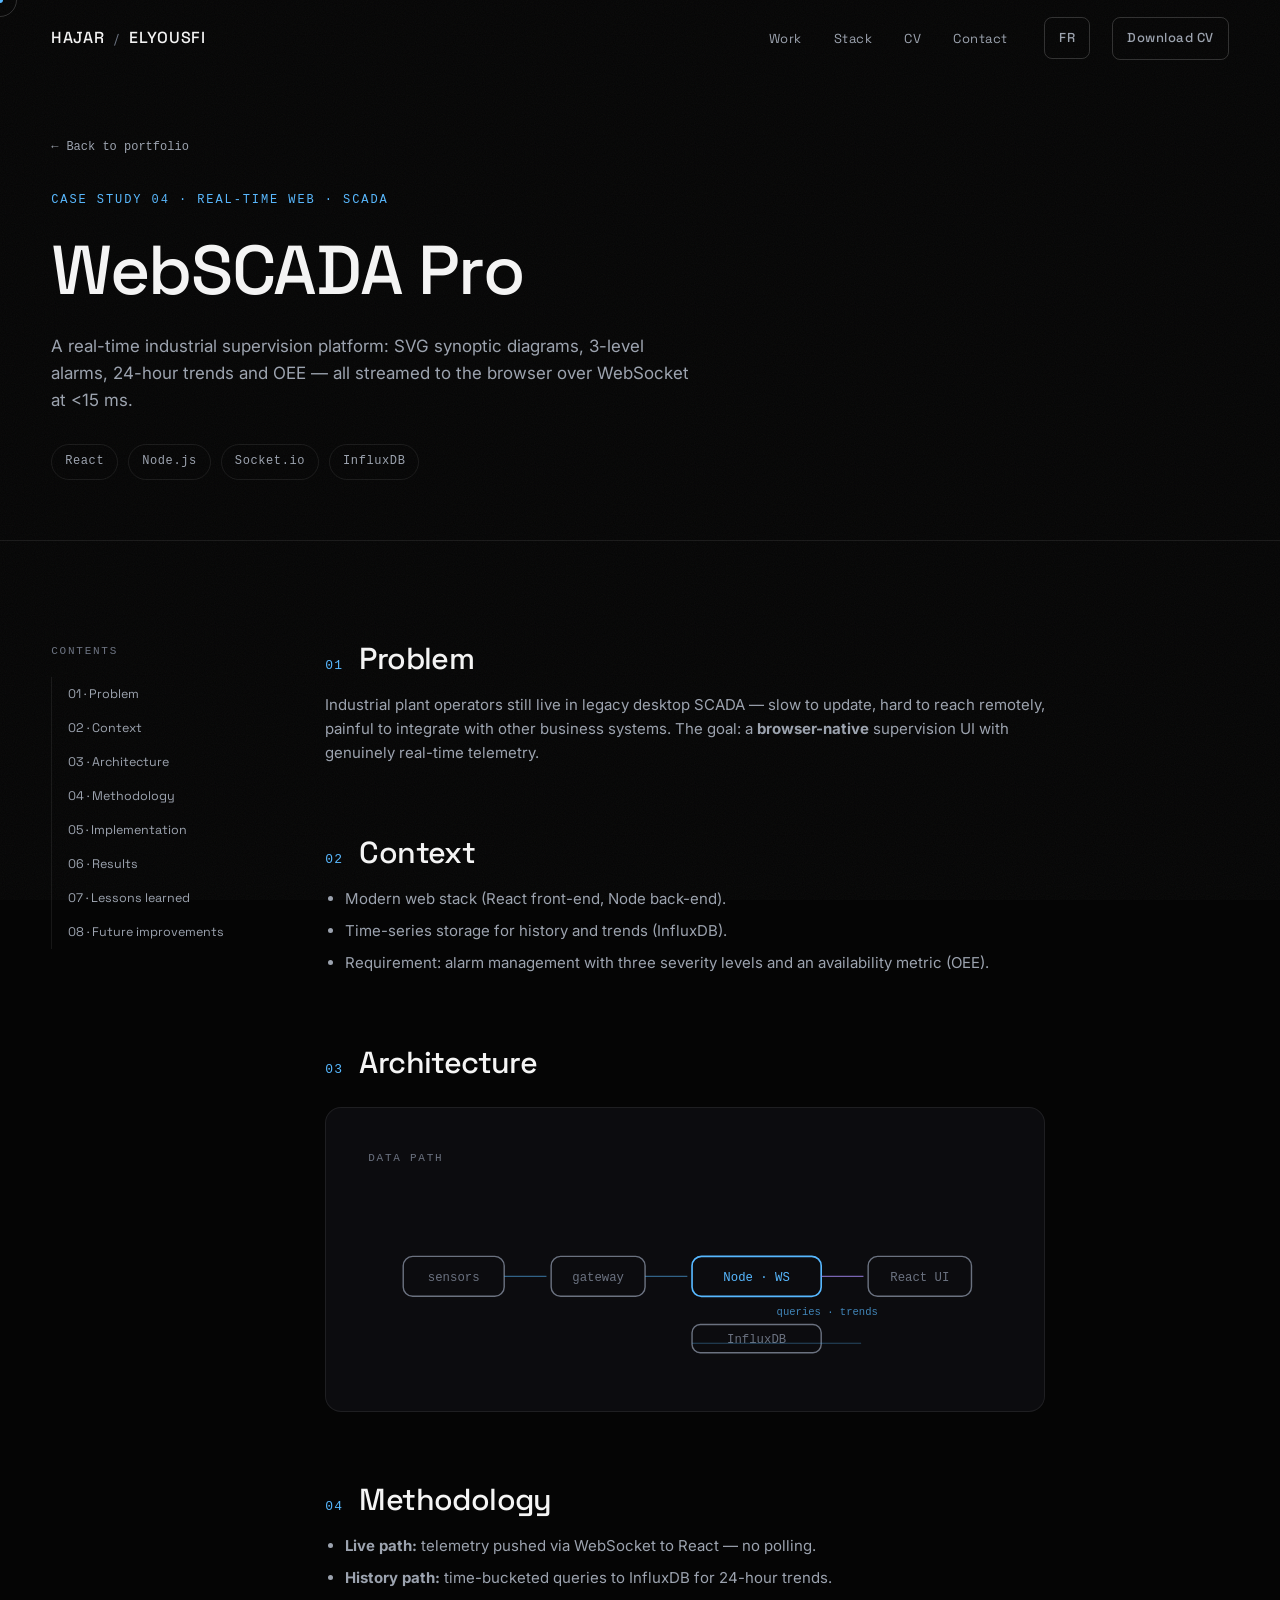
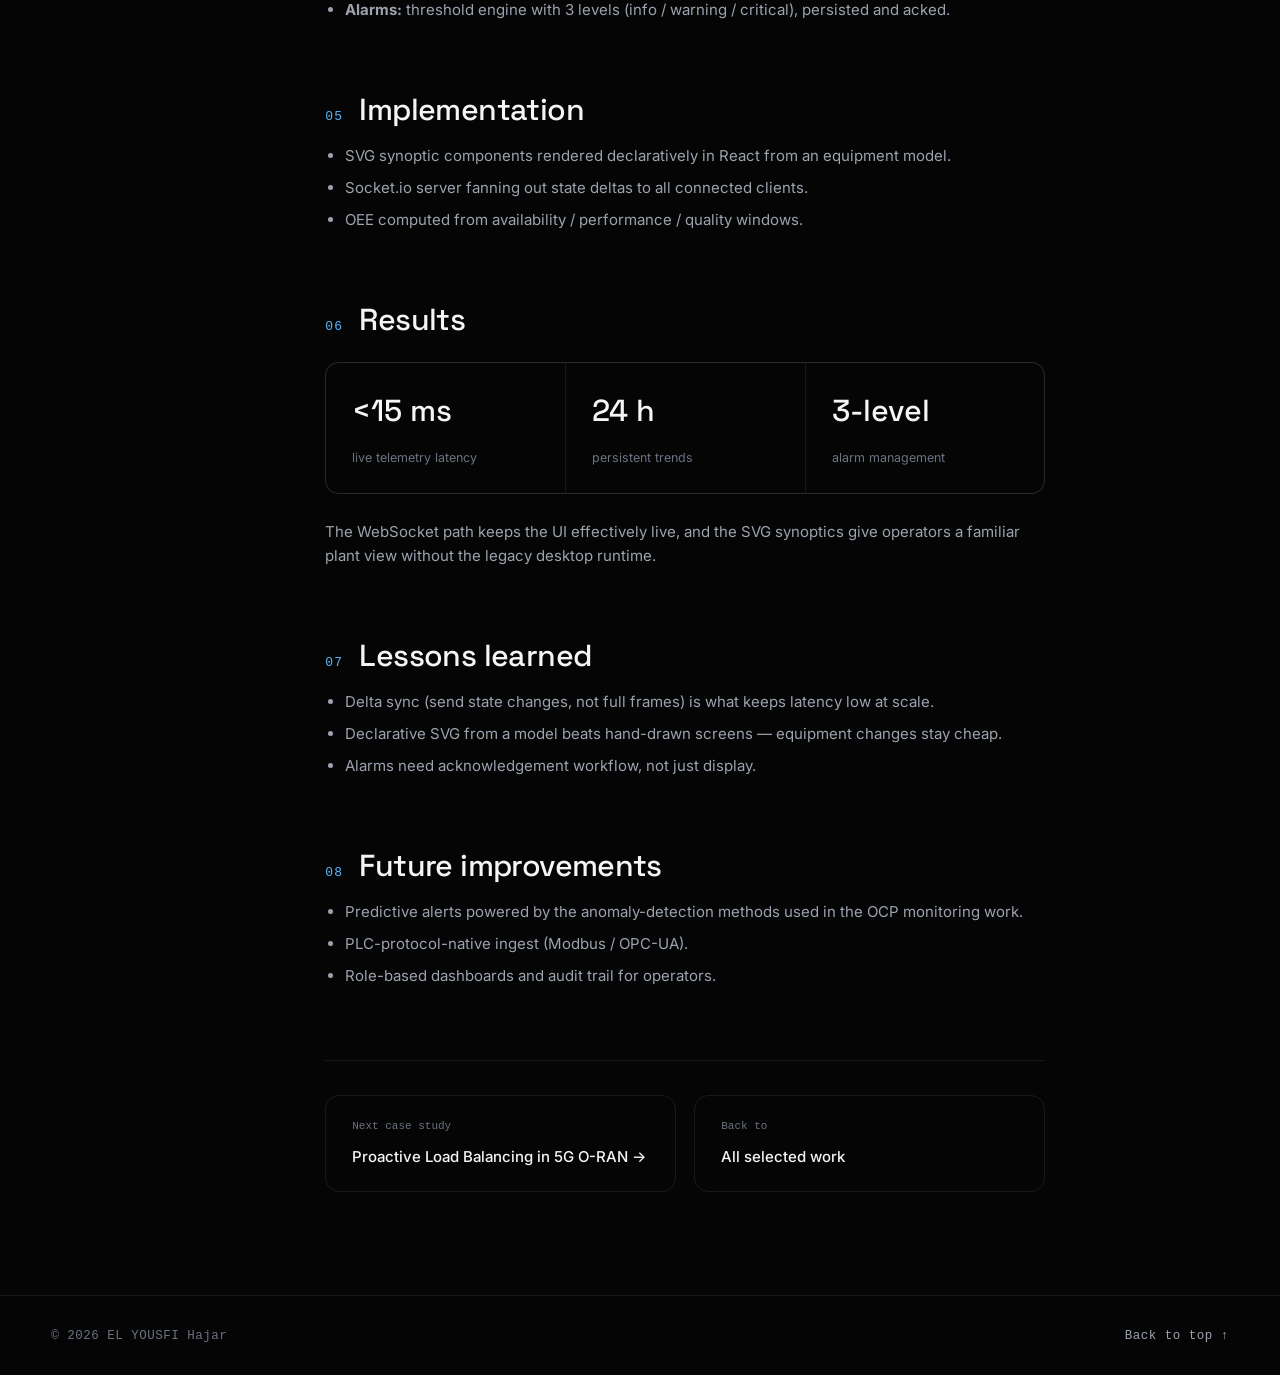
<file: case-studies/webscada.html>
<!DOCTYPE html>
<html lang="en">
<head>
<meta charset="utf-8">
<meta name="viewport" content="width=device-width, initial-scale=1">
<title>WebSCADA Pro — Case Study | EL YOUSFI Hajar</title>
<meta name="description" content="Case study: a real-time industrial SCADA web app — SVG synoptics, 3-level alarms, 24h trends and OEE, streamed over WebSocket at under 15 ms.">
<meta property="og:title" content="WebSCADA Pro — Case Study">
<meta property="og:type" content="article">
<meta name="theme-color" content="#050505">
<link rel="icon" href="data:image/svg+xml,%3Csvg xmlns='http://www.w3.org/2000/svg' viewBox='0 0 64 64'%3E%3Crect width='64' height='64' rx='14' fill='%23050505'/%3E%3Ctext x='32' y='44' font-family='Arial' font-weight='700' font-size='34' text-anchor='middle' fill='%2357b8ff'%3EH%3C/text%3E%3C/svg%3E">
<link rel="preconnect" href="https://fonts.googleapis.com">
<link rel="preconnect" href="https://fonts.gstatic.com" crossorigin>
<link href="https://fonts.googleapis.com/css2?family=Space+Grotesk:wght@400;500&family=Inter:wght@400;500&display=swap" rel="stylesheet">
<link rel="stylesheet" href="../css/style.css">
</head>
<body>

<nav class="nav" id="nav" aria-label="Primary">
  <div class="container nav-inner">
    <a class="brand" href="../index.html"><b>HAJAR</b><span>/</span><b>ELYOUSFI</b></a>
    <ul class="nav-links">
      <li><a href="../index.html#work">Work</a></li>
      <li><a href="../index.html#stack">Stack</a></li>
      <li><a href="../index.html#cv">CV</a></li>
      <li><a href="../index.html#contact">Contact</a></li>
      <li><a class="btn btn--ghost btn--sm nav-cta lang-switch" href="webscada-fr.html" lang="fr" title="Version française">FR</a></li>
      <li><a class="btn btn--ghost btn--sm nav-cta magnetic" href="../assets/cv/Elyousfi_Hajar_CV_Generaliste_2027.pdf" target="_blank" rel="noopener">Download CV</a></li>
    </ul>
    <button class="nav-toggle" aria-label="Toggle menu" aria-expanded="false">
      <span></span><span></span><span></span>
    </button>
  </div>
</nav>

<header class="cs-hero">
  <div class="container">
    <a class="cs-back" href="../index.html#work">Back to portfolio</a>
    <p class="cs-kicker">CASE STUDY 04 · REAL-TIME WEB · SCADA</p>
    <h1>WebSCADA Pro</h1>
    <p class="cs-sub">A real-time industrial supervision platform: SVG synoptic diagrams, 3-level alarms, 24-hour trends and OEE — all streamed to the browser over WebSocket at &lt;15 ms.</p>
    <div class="cs-meta">
      <span class="chip">React</span><span class="chip">Node.js</span><span class="chip">Socket.io</span><span class="chip">InfluxDB</span>
    </div>
  </div>
</header>

<div class="container cs-layout">
  <aside class="cs-toc" aria-label="Sections">
    <p>CONTENTS</p>
    <a href="#problem">01 · Problem</a>
    <a href="#context">02 · Context</a>
    <a href="#architecture">03 · Architecture</a>
    <a href="#methodology">04 · Methodology</a>
    <a href="#implementation">05 · Implementation</a>
    <a href="#results">06 · Results</a>
    <a href="#lessons">07 · Lessons learned</a>
    <a href="#future">08 · Future improvements</a>
  </aside>

  <div class="cs-content">
    <section class="cs-sec" id="problem">
      <h2><span class="cs-n">01</span>Problem</h2>
      <p>Industrial plant operators still live in legacy desktop SCADA — slow to update, hard to reach remotely, painful to integrate with other business systems. The goal: a <strong>browser-native</strong> supervision UI with genuinely real-time telemetry.</p>
    </section>

    <section class="cs-sec" id="context">
      <h2><span class="cs-n">02</span>Context</h2>
      <ul>
        <li>Modern web stack (React front-end, Node back-end).</li>
        <li>Time-series storage for history and trends (InfluxDB).</li>
        <li>Requirement: alarm management with three severity levels and an availability metric (OEE).</li>
      </ul>
    </section>

    <section class="cs-sec" id="architecture">
      <h2><span class="cs-n">03</span>Architecture</h2>
      <div class="cs-diagram">
        <p class="cd-label">DATA PATH</p>
        <svg viewBox="0 0 540 150" fill="none" xmlns="http://www.w3.org/2000/svg">
          <g font-family="monospace" font-size="10.5">
            <rect x="30" y="54" width="86" height="34" rx="8" stroke="var(--dim)" stroke-width="1.2"/>
            <text x="73" y="75" text-anchor="middle" fill="var(--dim)">sensors</text>
            <line x1="116" y1="71" x2="152" y2="71" stroke="var(--accent)" stroke-opacity="0.5"/>
            <rect x="156" y="54" width="80" height="34" rx="8" stroke="var(--dim)" stroke-width="1.2"/>
            <text x="196" y="75" text-anchor="middle" fill="var(--dim)">gateway</text>
            <line x1="236" y1="71" x2="272" y2="71" stroke="var(--accent)" stroke-opacity="0.5"/>
            <rect x="276" y="54" width="110" height="34" rx="8" stroke="var(--accent)" stroke-width="1.4"/>
            <text x="331" y="75" text-anchor="middle" fill="var(--accent)">Node · WS</text>
            <line x1="386" y1="71" x2="422" y2="71" stroke="var(--violet)" stroke-opacity="0.7"/>
            <rect x="426" y="54" width="88" height="34" rx="8" stroke="var(--dim)" stroke-width="1.2"/>
            <text x="470" y="75" text-anchor="middle" fill="var(--dim)">React UI</text>
            <rect x="276" y="112" width="110" height="24" rx="7" stroke="var(--dim)" stroke-width="1.2"/>
            <text x="331" y="128" text-anchor="middle" fill="var(--dim)">InfluxDB</text>
            <line x1="420" y1="128" x2="276" y2="128" stroke="var(--accent)" stroke-opacity="0.35"/>
            <text x="348" y="104" fill="var(--accent)" font-family="monospace" font-size="9" opacity="0.7">queries · trends</text>
          </g>
        </svg>
      </div>
    </section>

    <section class="cs-sec" id="methodology">
      <h2><span class="cs-n">04</span>Methodology</h2>
      <ul>
        <li><strong>Live path:</strong> telemetry pushed via WebSocket to React — no polling.</li>
        <li><strong>History path:</strong> time-bucketed queries to InfluxDB for 24-hour trends.</li>
        <li><strong>Alarms:</strong> threshold engine with 3 levels (info / warning / critical), persisted and acked.</li>
      </ul>
    </section>

    <section class="cs-sec" id="implementation">
      <h2><span class="cs-n">05</span>Implementation</h2>
      <ul>
        <li>SVG synoptic components rendered declaratively in React from an equipment model.</li>
        <li>Socket.io server fanning out state deltas to all connected clients.</li>
        <li>OEE computed from availability / performance / quality windows.</li>
      </ul>
    </section>

    <section class="cs-sec" id="results">
      <h2><span class="cs-n">06</span>Results</h2>
      <div class="cs-stats">
        <div class="cs-stat"><b>&lt;15 ms</b><span>live telemetry latency</span></div>
        <div class="cs-stat"><b>24 h</b><span>persistent trends</span></div>
        <div class="cs-stat"><b>3-level</b><span>alarm management</span></div>
      </div>
      <p>The WebSocket path keeps the UI effectively live, and the SVG synoptics give operators a familiar plant view without the legacy desktop runtime.</p>
    </section>

    <section class="cs-sec" id="lessons">
      <h2><span class="cs-n">07</span>Lessons learned</h2>
      <ul>
        <li>Delta sync (send state changes, not full frames) is what keeps latency low at scale.</li>
        <li>Declarative SVG from a model beats hand-drawn screens — equipment changes stay cheap.</li>
        <li>Alarms need acknowledgement workflow, not just display.</li>
      </ul>
    </section>

    <section class="cs-sec" id="future">
      <h2><span class="cs-n">08</span>Future improvements</h2>
      <ul>
        <li>Predictive alerts powered by the anomaly-detection methods used in the OCP monitoring work.</li>
        <li>PLC-protocol-native ingest (Modbus / OPC-UA).</li>
        <li>Role-based dashboards and audit trail for operators.</li>
      </ul>
    </section>

    <nav class="cs-nav" aria-label="Next case study">
      <a href="o-ran.html"><span>Next case study</span><b>Proactive Load Balancing in 5G O-RAN →</b></a>
      <a href="../index.html#work"><span>Back to</span><b>All selected work</b></a>
    </nav>
  </div>
</div>

<footer class="footer">
  <div class="container footer-inner">
    <p>© 2026 EL YOUSFI Hajar</p>
    <p><a href="#top">Back to top ↑</a></p>
  </div>
</footer>

<script src="../js/main.js"></script>
</body>
</html>
</file>
<file: css/style.css>
:root {
  --bg: #050505;
  --bg-2: #09090b;
  --surface: #0c0c0f;
  --surface-2: #101014;
  --line: rgba(245, 245, 245, 0.08);
  --line-2: rgba(245, 245, 245, 0.18);
  --text: #f5f5f5;
  --muted: #9ca3af;
  --dim: #6b7280;
  --accent: #57b8ff;
  --accent-2: #8ecbff;
  --violet: #a78bfa;
  --accent-glow: rgba(87, 184, 255, 0.18);
  --font-d: "Space Grotesk", "Segoe UI", Arial, sans-serif;
  --font-b: "Inter", "Segoe UI", system-ui, Arial, sans-serif;
  --mono: "SFMono-Regular", ui-monospace, "Cascadia Mono", Consolas, monospace;
  --nav-h: 76px;
  --ease: cubic-bezier(0.16, 1, 0.3, 1);
}
body.type-telecom {
  --accent: #2dd4bf;
  --accent-2: #67e8f9;
  --violet: #22d3ee;
  --accent-glow: rgba(45, 212, 191, 0.14);
}
body.type-ai {
  --accent: #8b5cf6;
  --accent-2: #c4b5fd;
  --violet: #60a5fa;
  --accent-glow: rgba(139, 92, 246, 0.16);
}

* { margin: 0; padding: 0; box-sizing: border-box; }
html { scroll-behavior: smooth; scroll-padding-top: calc(var(--nav-h) + 8px); }
@media (prefers-reduced-motion: reduce) { html { scroll-behavior: auto; } }

body {
  background: var(--bg);
  color: var(--text);
  font-family: var(--font-b);
  line-height: 1.6;
  -webkit-font-smoothing: antialiased;
  overflow-x: hidden;
}

body::after {
  content: "";
  position: fixed; inset: 0; z-index: 2000; pointer-events: none;
  background-image: url("data:image/svg+xml,%3Csvg xmlns='http://www.w3.org/2000/svg' width='160' height='160'%3E%3Cfilter id='n'%3E%3CfeTurbulence type='fractalNoise' baseFrequency='0.9' numOctaves='2' stitchTiles='stitch'/%3E%3C/filter%3E%3Crect width='100%25' height='100%25' filter='url(%23n)' opacity='0.045'/%3E%3C/svg%3E");
}

::selection { background: var(--accent); color: #050505; }
a { color: inherit; text-decoration: none; }
img, svg, canvas { display: block; max-width: 100%; }

h1, h2, h3, h4 { font-family: var(--font-d); font-weight: 500; line-height: 1.05; letter-spacing: -0.02em; }
p { color: var(--muted); }

:focus-visible { outline: 2px solid var(--accent); outline-offset: 3px; border-radius: 2px; }

::-webkit-scrollbar { width: 10px; }
::-webkit-scrollbar-track { background: var(--bg); }
::-webkit-scrollbar-thumb { background: #23232b; border-radius: 6px; }
::-webkit-scrollbar-thumb:hover { background: #2f2f38; }

.container { width: min(1180px, 92vw); margin: 0 auto; }
.section { padding: clamp(84px, 12vw, 150px) 0; position: relative; }
.section--tight { padding: clamp(48px, 7vw, 90px) 0; }

.eyebrow {
  font-family: var(--font-d);
  font-size: 12px;
  letter-spacing: 0.18em;
  text-transform: uppercase;
  color: var(--accent);
  display: inline-flex; align-items: center; gap: 12px;
  margin-bottom: 22px;
}
.eyebrow::before { content: ""; width: 26px; height: 1px; background: var(--accent); }
.eyebrow--center { justify-content: center; }

.section-head { max-width: 760px; margin-bottom: clamp(40px, 6vw, 72px); }
.section-head h2 { font-size: clamp(1.9rem, 4.4vw, 3.4rem); margin-bottom: 18px; }
.section-head p { font-size: 1.02rem; max-width: 560px; }
.section--center .section-head { margin-inline: auto; text-align: center; }
.section--center .section-head p { margin-inline: auto; }

.rule { height: 1px; background: var(--line); border: 0; }

/* ---------- Buttons ---------- */
.btn {
  display: inline-flex; align-items: center; gap: 10px;
  font-family: var(--font-d);
  font-size: 13px; font-weight: 500;
  letter-spacing: 0.08em;
  padding: 15px 30px;
  border-radius: 100px;
  border: 1px solid var(--line-2);
  white-space: nowrap;
  transition: border-color 0.3s var(--ease), background 0.3s var(--ease), color 0.3s var(--ease), transform 0.3s var(--ease);
}
.btn svg { width: 15px; height: 15px; transition: transform 0.3s var(--ease); }
.btn:hover { border-color: var(--accent); color: var(--accent); }
.btn:hover svg { transform: translateX(3px); }
.btn--solid { background: var(--text); color: #050505; border-color: var(--text); }
.btn--solid:hover { background: var(--accent); color: #050505; border-color: var(--accent); }
.btn--ghost { background: transparent; color: var(--text); }
.btn--sm { padding: 10px 20px; font-size: 12px; }
.btn .arrow-down svg { transform: rotate(90deg); }
.btn:hover .arrow-down svg { transform: translateY(3px) rotate(90deg); }

.text-link {
  font-family: var(--font-d); font-size: 14px; letter-spacing: 0.04em;
  display: inline-flex; align-items: center; gap: 8px;
  color: var(--muted); transition: color 0.3s var(--ease);
}
.text-link svg { width: 14px; height: 14px; transition: transform 0.3s var(--ease); }
.text-link:hover { color: var(--accent); }
.text-link:hover svg { transform: translateX(4px); }

/* ---------- Nav ---------- */
.nav { position: fixed; inset: 0 0 auto 0; z-index: 100; }
.nav::after {
  content: ""; position: absolute; inset: 0;
  background: rgba(5, 5, 5, 0.72);
  backdrop-filter: blur(14px);
  -webkit-backdrop-filter: blur(14px);
  border-bottom: 1px solid var(--line);
  opacity: 0; transition: opacity 0.4s var(--ease);
}
.nav.is-scrolled::after { opacity: 1; }
.nav-inner {
  position: relative; z-index: 2;
  height: var(--nav-h);
  display: flex; align-items: center; justify-content: space-between; gap: 24px;
}
.brand { display: flex; align-items: baseline; gap: 10px; font-family: var(--font-d); }
.brand b { font-weight: 500; letter-spacing: 0.04em; }
.brand span { color: var(--dim); font-size: 13px; }
.brand:hover span { color: var(--accent); }

.nav-links { display: flex; align-items: center; gap: 4px; list-style: none; }
.nav-links a {
  font-family: var(--font-d); font-size: 13px; letter-spacing: 0.04em;
  color: var(--muted); padding: 10px 14px; border-radius: 8px;
  position: relative;
  transition: color 0.3s var(--ease);
}
.nav-links a:hover { color: var(--text); }
.nav-links a.is-active { color: var(--text); }
.nav-links a.is-active::after {
  content: ""; position: absolute; left: 14px; right: 14px; bottom: 6px; height: 1px;
  background: var(--accent);
}
.nav-cta { margin-left: 18px; }
.lang-switch { min-width: 40px; text-align: center; letter-spacing: 0.06em; padding-left: 12px; padding-right: 12px; color: var(--muted); }

.nav-toggle {
  display: none; background: none; border: 0; cursor: pointer;
  width: 44px; height: 44px; position: relative; z-index: 3;
}
.nav-toggle span {
  display: block; width: 22px; height: 1.5px; background: var(--text);
  margin: 6px auto; transition: transform 0.4s var(--ease), opacity 0.3s var(--ease);
}

@media (max-width: 860px) {
  .nav-toggle { display: block; }
  .nav-links {
    position: fixed; inset: 0; z-index: 2;
    flex-direction: column; align-items: center; justify-content: center; gap: 8px;
    background: rgba(5, 5, 5, 0.96);
    backdrop-filter: blur(20px); -webkit-backdrop-filter: blur(20px);
    clip-path: circle(0 at calc(100% - 40px) 38px);
    transition: clip-path 0.6s var(--ease);
  }
  .nav-links a { font-size: 26px; padding: 12px; }
  .nav-links a.is-active::after { display: none; }
  .nav-links .nav-cta { margin: 22px 0 0; }
  .nav.is-open .nav-links { clip-path: circle(140% at calc(100% - 40px) 38px); }
  .nav.is-open .nav-toggle span:nth-child(1) { transform: translateY(7.5px) rotate(45deg); }
  .nav.is-open .nav-toggle span:nth-child(2) { opacity: 0; }
  .nav.is-open .nav-toggle span:nth-child(3) { transform: translateY(-7.5px) rotate(-45deg); }
}

/* ---------- Hero ---------- */
.hero {
  position: relative;
  min-height: 100svh;
  display: grid; align-items: center;
  padding: calc(var(--nav-h) + 40px) 0 60px;
  overflow: hidden;
}
.hero::before {
  content: "";
  position: absolute; inset: 0;
  background:
    radial-gradient(720px 420px at 78% 32%, var(--accent-glow), transparent 68%),
    radial-gradient(520px 380px at 12% 88%, rgba(167, 139, 250, 0.06), transparent 66%);
  pointer-events: none;
}
.hero-grid-bg {
  position: absolute; inset: 0;
  background-image:
    linear-gradient(var(--line) 1px, transparent 1px),
    linear-gradient(90deg, var(--line) 1px, transparent 1px);
  background-size: 72px 72px;
  mask-image: radial-gradient(85% 70% at 70% 30%, #000 30%, transparent 78%);
  -webkit-mask-image: radial-gradient(85% 70% at 70% 30%, #000 30%, transparent 78%);
  opacity: 0.5;
  pointer-events: none;
}
.hero-inner { position: relative; z-index: 2; display: grid; grid-template-columns: 1.08fr 0.92fr; gap: clamp(40px, 5vw, 80px); align-items: center; }

.hero-tag {
  font-family: var(--mono); font-size: 12px; letter-spacing: 0.14em;
  color: var(--dim);
  display: inline-flex; align-items: center; gap: 10px;
  margin-bottom: 26px;
}
.hero-tag::before { content: ""; width: 7px; height: 7px; border-radius: 50%; background: var(--accent); box-shadow: 0 0 12px var(--accent); }

.hero h1 { font-size: clamp(2.7rem, 6.4vw, 5.3rem); margin-bottom: 24px; }
.hero h1 .grad {
  display: block;
  background: linear-gradient(180deg, #fff 20%, #c7cdd8 94%);
  -webkit-background-clip: text; background-clip: text; color: transparent;
}
.hero-sub { font-size: clamp(1rem, 1.6vw, 1.14rem); color: var(--muted); max-width: 520px; margin-bottom: 26px; }
.hero-sub strong { color: var(--text); font-weight: 500; }

.hero-id { display: flex; align-items: baseline; gap: 12px; margin-bottom: 38px; padding-top: 22px; border-top: 1px solid var(--line); }
.hero-id .h-name { font-family: var(--font-d); font-size: 20px; letter-spacing: 0.02em; }
.hero-id .h-role { color: var(--dim); font-size: 13px; font-family: var(--mono); letter-spacing: 0.06em; }

.hero-cta { display: flex; align-items: center; gap: 16px; flex-wrap: wrap; }
.hero-available {
  display: inline-flex; align-items: center; gap: 9px;
  font-family: var(--mono); font-size: 12px; letter-spacing: 0.06em; color: var(--muted);
  margin-top: 30px;
}
.hero-available i { width: 6px; height: 6px; border-radius: 50%; background: #34d399; animation: pulse 2.4s var(--ease) infinite; }
@keyframes pulse { 0%, 100% { box-shadow: 0 0 0 0 rgba(52, 211, 153, 0.5); } 50% { box-shadow: 0 0 0 7px rgba(52, 211, 153, 0); } }

/* Hero visual — pipeline */
.hero-visual { position: relative; aspect-ratio: 1; max-height: 560px; justify-self: center; width: 100%; }
.hero-visual canvas { position: absolute; inset: 0; width: 100%; height: 100%; z-index: 1; }
.pipeline { position: absolute; inset: 0; z-index: 2; display: flex; flex-direction: column; align-items: stretch; justify-content: space-between; }
.stage {
  display: flex; align-items: center; gap: 16px;
  border: 1px solid var(--line);
  border-radius: 14px;
  padding: 16px 20px;
  background: rgba(12, 12, 15, 0.82);
  backdrop-filter: blur(6px);
  transition: border-color 0.4s var(--ease), transform 0.4s var(--ease);
}
.stage:hover { border-color: var(--accent); transform: translateX(4px); }
.stage .st-num { font-family: var(--mono); font-size: 11px; color: var(--dim); }
.stage h3 { font-size: 16px; letter-spacing: 0.06em; }
.stage p { font-size: 12px; color: var(--dim); font-family: var(--mono); white-space: nowrap; overflow: hidden; text-overflow: ellipsis; }
.stage--ai h3 { color: var(--violet); }
.stage--net h3 { color: var(--accent); }
.stage--sys h3 { color: var(--text); }

.stage-rail { position: relative; height: 34px; margin-left: 30px; width: 1px; background: var(--line); }
.stage-rail::after {
  content: ""; position: absolute; top: 0; left: -3px;
  width: 7px; height: 7px; border-radius: 50%;
  background: var(--accent);
  box-shadow: 0 0 10px var(--accent);
  animation: flow 3s var(--ease) infinite;
}
@keyframes flow { 0% { top: -6px; opacity: 0; } 25% { opacity: 1; } 100% { top: calc(100% + 4px); opacity: 0; } }

@media (max-width: 980px) {
  .hero-inner { grid-template-columns: 1fr; }
  .hero-visual { max-width: 420px; max-height: none; margin: 0 auto; }
  .hero { padding-top: calc(var(--nav-h) + 30px); }
}

/* ---------- Trust strip ---------- */
.trust { border-top: 1px solid var(--line); border-bottom: 1px solid var(--line); }
.trust-row { display: flex; flex-wrap: wrap; align-items: center; justify-content: center; gap: clamp(18px, 4vw, 48px); padding: 22px 0; }
.trust-row span { font-family: var(--mono); font-size: 12px; letter-spacing: 0.1em; color: var(--muted); display: inline-flex; align-items: center; gap: 10px; }
.trust-row span::before { content: ""; width: 3px; height: 3px; border-radius: 50%; background: var(--accent); }

/* ---------- Metrics ---------- */
.metrics { display: grid; grid-template-columns: repeat(4, 1fr); gap: 1px; background: var(--line); }
.metric { background: var(--bg); padding: clamp(26px, 4vw, 46px) clamp(20px, 3vw, 40px); }
.metric b { font-family: var(--font-d); font-size: clamp(1.7rem, 3.6vw, 2.9rem); font-weight: 500; letter-spacing: -0.02em; color: var(--text); display: block; margin-bottom: 10px; }
.metric b small { font-size: 0.55em; color: var(--accent); font-family: var(--mono); letter-spacing: 0; }
.metric span { font-size: 13px; color: var(--dim); }
@media (max-width: 760px) { .metrics { grid-template-columns: repeat(2, 1fr); } }

/* ---------- What I build ---------- */
.build-grid { display: grid; grid-template-columns: 1fr 1fr; gap: clamp(48px, 7vw, 110px); align-items: start; }
.build-model { position: relative; border-top: 1px solid var(--line); }
.build-node { padding: 26px 0 22px; border-bottom: 1px solid var(--line); position: relative; }
.build-node .bk { position: absolute; right: 0; top: 10px; font-family: var(--font-d); font-size: 42px; color: var(--line-2); line-height: 1; }
.build-node .bl { font-family: var(--mono); font-size: 11px; letter-spacing: 0.16em; color: var(--accent); margin-bottom: 10px; }
.build-node h3 { font-size: 22px; margin-bottom: 6px; }
.build-node p { font-size: 14px; }
.build-node--impact h3 { color: var(--accent); }
@media (max-width: 900px) { .build-grid { grid-template-columns: 1fr; } }

/* ---------- Selected work ---------- */
.work-grid { display: grid; gap: clamp(20px, 3vw, 28px); }
.work-card {
  position: relative;
  display: grid; grid-template-columns: 1fr 1fr;
  border: 1px solid var(--line);
  border-radius: 18px;
  overflow: hidden;
  background: var(--surface);
  transition: border-color 0.45s var(--ease), transform 0.45s var(--ease);
}
.work-card:hover { border-color: var(--line-2); }
.work-card--featured { grid-template-columns: 1.15fr 0.85fr; }
.work-card--wide { grid-template-columns: 1fr 1fr; }

.work-body { padding: clamp(24px, 4vw, 48px); display: flex; flex-direction: column; }
.work-meta { font-family: var(--mono); font-size: 11px; letter-spacing: 0.16em; color: var(--dim); margin-bottom: 26px; }
.work-num { color: var(--accent); font-family: var(--font-d); font-size: 12px; letter-spacing: 0.1em; margin-bottom: 18px; }
.work-body h3 { font-size: clamp(1.4rem, 2.6vw, 2.1rem); margin-bottom: 14px; }
.work-body > p { font-size: 14.5px; margin-bottom: 22px; max-width: 46ch; }
.work-tech { display: flex; flex-wrap: wrap; gap: 8px; margin-bottom: 28px; }
.chip {
  font-family: var(--mono); font-size: 11px; letter-spacing: 0.05em;
  color: var(--muted);
  border: 1px solid var(--line); border-radius: 100px; padding: 7px 13px;
  transition: border-color 0.3s var(--ease), color 0.3s var(--ease);
}
.chip:hover { border-color: var(--accent); color: var(--accent); }
.work-impact { margin-top: auto; padding-top: 22px; border-top: 1px solid var(--line); display: flex; align-items: center; justify-content: space-between; gap: 14px; flex-wrap: wrap; }
.work-impact span { font-family: var(--mono); font-size: 12px; color: var(--muted); }
.work-impact span b { color: var(--accent); font-weight: 400; }

.work-visual { min-height: 260px; position: relative; display: flex; align-items: center; justify-content: center; background: var(--bg-2); overflow: hidden; }
.work-visual svg { width: 82%; max-height: 82%; }
.work-visual::before {
  content: ""; position: absolute; inset: 0;
  background: radial-gradient(400px 260px at 50% 50%, var(--accent-glow), transparent 70%);
  opacity: 0.5; transition: opacity 0.5s var(--ease);
}
.work-card:hover .work-visual::before { opacity: 1; }
.work-visual path, .work-visual circle, .work-visual line, .work-visual rect, .work-visual polyline, .work-visual polygon {
  transition: stroke 0.5s var(--ease);
}
.work-visual .vf { stroke: var(--accent); }
.work-visual .vg { stroke: var(--dim); }

.work-foot { display: flex; align-items: center; gap: 18px; margin-top: 8px; }

.work-cta { display: flex; justify-content: center; margin-top: clamp(34px, 5vw, 56px); }

@media (max-width: 900px) {
  .work-card, .work-card--featured, .work-card--wide { grid-template-columns: 1fr; }
  .work-visual { min-height: 220px; order: -1; }
}

/* ---------- All work (archive rows) ---------- */
.allwork { margin-top: 12px; border-top: 1px solid var(--line); }
.aw-row {
  display: grid; grid-template-columns: 48px 1fr 1fr auto; gap: 20px; align-items: center;
  padding: 22px 6px; border-bottom: 1px solid var(--line);
  transition: background 0.3s var(--ease), padding 0.3s var(--ease);
}
.aw-row:hover { background: var(--surface); padding-left: 16px; padding-right: 16px; }
.aw-row .aw-n { font-family: var(--mono); font-size: 11px; color: var(--dim); }
.aw-row h3 { font-size: 17px; }
.aw-row p { font-size: 13px; }
.aw-row .text-link { justify-self: end; white-space: nowrap; }
.aw-cta-wrap { display: none; }
.aw-open .aw-cta-wrap { display: block; }
@media (max-width: 760px) {
  .aw-row { grid-template-columns: 36px 1fr; }
  .aw-row > p { display: none; }
  .aw-row .text-link { grid-column: 2; justify-self: start; }
}

/* ---------- Stack ---------- */
.stack-orbit { display: flex; flex-wrap: wrap; align-items: center; justify-content: center; gap: clamp(20px, 4vw, 46px); margin-bottom: clamp(40px, 6vw, 64px); }
.stack-orbit .so-node { font-family: var(--font-d); font-size: 26px; letter-spacing: 0.02em; }
.stack-orbit .so-node b { color: var(--muted); font-weight: 500; }
.stack-orbit .so-node span { color: var(--accent); font-size: 20px; margin: 0 4px; }
.stack-orbit .so-core {
  width: 130px; height: 130px; border-radius: 50%;
  display: flex; align-items: center; justify-content: center;
  border: 1px solid var(--line-2);
  font-family: var(--font-d); font-size: 15px; letter-spacing: 0.1em;
  position: relative;
}
.stack-orbit .so-core::before {
  content: ""; position: absolute; inset: -8px; border-radius: 50%;
  border: 1px solid var(--line); animation: spin 16s linear infinite;
}
@keyframes spin { to { transform: rotate(360deg); } }
.stack-orbit .so-core i { position: absolute; width: 6px; height: 6px; border-radius: 50%; background: var(--accent); }
.stack-orbit .so-core i:nth-child(2) { top: -16px; animation: pulse 2.4s var(--ease) infinite; }

.stack-grid { display: grid; grid-template-columns: repeat(12, 1fr); gap: 1px; background: var(--line); border: 1px solid var(--line); border-radius: 16px; overflow: hidden; }
.stack-cell { background: var(--bg); padding: clamp(24px, 3vw, 38px); transition: background 0.4s var(--ease); }
.stack-cell:hover { background: var(--surface); }
.stack-cell .sc-tag { font-family: var(--mono); font-size: 11px; letter-spacing: 0.16em; color: var(--accent); margin-bottom: 14px; }
.stack-cell h3 { font-size: 19px; margin-bottom: 14px; }
.stack-cell .sc-items { display: flex; flex-wrap: wrap; gap: 7px; }
.stack-cell--big { grid-column: span 7; }
.stack-cell--mid { grid-column: span 5; }
.stack-cell--third { grid-column: span 4; }
.stack-cell--full { grid-column: 1 / -1; }
@media (max-width: 900px) {
  .stack-cell--big, .stack-cell--mid, .stack-cell--third { grid-column: 1 / -1; }
}

/* ---------- Timeline ---------- */
.timeline { position: relative; }
.timeline::before {
  content: ""; position: absolute; left: 152px; top: 0; bottom: 0; width: 1px; background: var(--line);
}
.tl-row { position: relative; display: grid; grid-template-columns: 140px 32px 1fr; gap: 0; padding: 30px 0; align-items: start; }
.tl-row::before {
  content: ""; position: absolute; left: 148px; top: 38px; width: 9px; height: 9px; border-radius: 50%;
  background: var(--bg); border: 1px solid var(--accent); z-index: 2; transition: background 0.3s var(--ease), box-shadow 0.3s var(--ease);
}
.tl-row:hover::before { background: var(--accent); box-shadow: 0 0 0 5px var(--accent-glow); }
.tl-year { font-family: var(--mono); font-size: 12px; letter-spacing: 0.08em; color: var(--dim); padding-top: 6px; }
.tl-body h3 { font-size: 20px; margin-bottom: 6px; }
.tl-body h4 { font-size: 14px; font-weight: 400; letter-spacing: 0.02em; color: var(--accent); font-family: var(--mono); margin-bottom: 8px; }
.tl-body p { font-size: 14px; max-width: 520px; }
@media (max-width: 760px) {
  .timeline::before { left: 8px; }
  .tl-row { grid-template-columns: 28px 1fr; padding: 22px 0; }
  .tl-row::before { left: 4px; top: 32px; }
  .tl-year { grid-column: 2; padding-top: 0; margin-bottom: 6px; }
}

/* ---------- How I think ---------- */
.think-grid { display: grid; grid-template-columns: repeat(4, 1fr); gap: 1px; background: var(--line); border: 1px solid var(--line); border-radius: 16px; overflow: hidden; }
.think-cell { background: var(--bg); padding: clamp(24px, 3vw, 36px); position: relative; transition: background 0.4s var(--ease); }
.think-cell:hover { background: var(--surface); }
.think-cell .tc-n { font-family: var(--font-d); font-size: 44px; color: var(--line-2); margin-bottom: 18px; transition: color 0.4s var(--ease); }
.think-cell:hover .tc-n { color: var(--accent); }
.think-cell h3 { font-size: 19px; margin-bottom: 10px; }
.think-cell p { font-size: 13.5px; }
@media (max-width: 900px) { .think-grid { grid-template-columns: repeat(2, 1fr); } }
@media (max-width: 560px) { .think-grid { grid-template-columns: 1fr; } }

/* ---------- CV profiles ---------- */
.profiles { display: grid; grid-template-columns: repeat(3, 1fr); gap: 22px; }
.profile-card {
  border: 1px solid var(--line); border-radius: 16px;
  padding: clamp(24px, 3vw, 34px);
  display: flex; flex-direction: column;
  background: var(--surface);
  transition: border-color 0.4s var(--ease), transform 0.4s var(--ease);
}
.profile-card:hover { border-color: var(--line-2); transform: translateY(-4px); }
.profile-card .pc-num { font-family: var(--mono); font-size: 11px; color: var(--dim); letter-spacing: 0.16em; margin-bottom: 20px; }
.profile-card h3 { font-size: 21px; margin-bottom: 12px; }
.profile-card p { font-size: 14px; flex: 1; margin-bottom: 26px; }
.profile-card .pc-actions { display: flex; gap: 10px; flex-wrap: wrap; }
@media (max-width: 900px) { .profiles { grid-template-columns: 1fr; } }

/* ---------- Certifications ---------- */
.certs { border-top: 1px solid var(--line); margin-top: clamp(46px, 6vw, 76px); padding-top: clamp(28px, 4vw, 44px); }
.certs h3 { font-size: 18px; margin-bottom: 22px; }
.certs-grid { display: grid; grid-template-columns: repeat(2, 1fr); gap: 1px; background: var(--line); border: 1px solid var(--line); border-radius: 14px; overflow: hidden; }
.cert { background: var(--bg); padding: 22px 26px; display: flex; align-items: center; gap: 18px; transition: background 0.3s var(--ease); }
.cert:hover { background: var(--surface); }
.cert .c-mark { font-family: var(--font-d); font-size: 14px; color: var(--accent); border: 1px solid var(--line-2); border-radius: 8px; width: 42px; height: 42px; display: flex; align-items: center; justify-content: center; flex-shrink: 0; }
.cert b { font-size: 15px; font-weight: 500; display: block; }
.cert span { font-size: 12.5px; color: var(--dim); }
@media (max-width: 760px) { .certs-grid { grid-template-columns: 1fr; } }

/* ---------- Contact ---------- */
.contact { text-align: center; }
.contact h2 {
  font-size: clamp(2.4rem, 6.4vw, 5.2rem);
  max-width: 900px; margin: 0 auto 20px;
  background: linear-gradient(180deg, #fff 30%, #9ca3af 100%);
  -webkit-background-clip: text; background-clip: text; color: transparent;
}
.contact .c-sub { font-size: 1.05rem; color: var(--muted); margin-bottom: 40px; }
.contact-links { display: flex; justify-content: center; gap: 34px; flex-wrap: wrap; margin-top: 46px; }
.contact-links a { font-family: var(--mono); font-size: 13px; letter-spacing: 0.06em; color: var(--muted); display: inline-flex; align-items: center; gap: 9px; }
.contact-links a svg { width: 15px; height: 15px; }
.contact-links a:hover { color: var(--accent); }
.contact-links span { color: var(--dim); }
@media (min-width: 901px) { .contact-links span { display: none; } }

/* ---------- Footer ---------- */
.footer { border-top: 1px solid var(--line); padding: 30px 0; }
.footer-inner { display: flex; align-items: center; justify-content: space-between; gap: 16px; flex-wrap: wrap; }
.footer-inner p { font-size: 12.5px; color: var(--dim); font-family: var(--mono); letter-spacing: 0.04em; }
.footer-inner a { color: var(--muted); }
.footer-inner a:hover { color: var(--accent); }
.footer-nav { white-space: nowrap; }
.footer-nav a { color: var(--muted); text-decoration: underline; text-underline-offset: 3px; text-decoration-color: var(--line); }

/* ---------- Reveal ---------- */
.reveal { opacity: 0; transform: translateY(26px); transition: opacity 0.8s var(--ease), transform 0.8s var(--ease); }
.reveal.is-in { opacity: 1; transform: none; }
[data-stag] { transition-delay: calc(var(--i, 0) * 90ms); }

/* ---------- Magnetic ---------- */
@media (hover: hover) and (pointer: fine) {
  .magnetic { transition: transform 0.18s var(--ease); will-change: transform; }
}

/* ---------- Cursor ---------- */
.cursor-dot, .cursor-ring { display: none; }
@media (hover: hover) and (pointer: fine) {
  .cursor-dot, .cursor-ring { display: block; position: fixed; top: 0; left: 0; pointer-events: none; z-index: 3000; border-radius: 50%; }
  .cursor-dot { width: 6px; height: 6px; background: var(--accent); margin: -3px 0 0 -3px; }
  .cursor-ring { width: 34px; height: 34px; border: 1px solid var(--line-2); margin: -17px 0 0 -17px; transition: width 0.25s var(--ease), height 0.25s var(--ease), margin 0.25s var(--ease), border-color 0.25s var(--ease); }
  body.cursor-on .cursor-ring { width: 52px; height: 52px; margin: -26px 0 0 -26px; border-color: var(--accent); }
}

/* ---------- Case study ---------- */
.cs-hero { padding: calc(var(--nav-h) + 56px) 0 60px; position: relative; border-bottom: 1px solid var(--line); }
.cs-hero .cs-kicker { font-family: var(--mono); font-size: 12px; letter-spacing: 0.16em; color: var(--accent); margin-bottom: 24px; }
.cs-hero h1 { font-size: clamp(2.2rem, 5.4vw, 4.4rem); max-width: 900px; margin-bottom: 26px; }
.cs-hero .cs-sub { font-size: 1.06rem; color: var(--muted); max-width: 640px; margin-bottom: 30px; }
.cs-meta { display: flex; flex-wrap: wrap; gap: 10px; }
.cs-meta .chip { font-size: 12px; }

.cs-layout { display: grid; grid-template-columns: 210px 1fr; gap: clamp(28px, 5vw, 64px); align-items: start; padding: clamp(50px, 8vw, 104px) 0; }
.cs-toc { position: sticky; top: calc(var(--nav-h) + 24px); }
.cs-toc p { font-family: var(--mono); font-size: 11px; letter-spacing: 0.16em; color: var(--dim); margin-bottom: 16px; }
.cs-toc a { display: block; font-family: var(--font-d); font-size: 12.5px; color: var(--muted); padding: 7px 0; border-left: 1px solid var(--line); padding-left: 16px; transition: color 0.25s var(--ease), border-color 0.25s var(--ease); }
.cs-toc a:hover, .cs-toc a.is-on { color: var(--text); border-color: var(--accent); }

.cs-content { max-width: 720px; }
.cs-sec { margin-bottom: clamp(40px, 6vw, 72px); scroll-margin-top: calc(var(--nav-h) + 8px); }
.cs-sec h2 {
  font-size: clamp(1.4rem, 2.4vw, 1.9rem);
  display: flex; gap: 16px; align-items: baseline;
  margin-bottom: 18px;
}
.cs-sec h2 .cs-n { font-family: var(--mono); font-size: 13px; color: var(--accent); letter-spacing: 0.1em; }
.cs-sec > p { margin-bottom: 14px; font-size: 15px; }
.cs-sec ul { margin: 14px 0 14px 20px; color: var(--muted); font-size: 15px; display: grid; gap: 8px; }
.cs-sec blockquote { border-left: 2px solid var(--accent); padding: 14px 22px; background: var(--surface); border-radius: 0 12px 12px 0; font-size: 15px; color: var(--text); margin: 24px 0; }

.cs-diagram {
  border: 1px solid var(--line); border-radius: 16px;
  padding: clamp(24px, 4vw, 42px);
  margin: 28px 0;
  background: var(--surface);
  position: relative; overflow: hidden;
}
.cs-diagram .cd-label { font-family: var(--mono); font-size: 11px; letter-spacing: 0.16em; color: var(--dim); margin-bottom: 26px; }
.cs-diagram svg { width: 100%; height: auto; }

.cs-stats { display: grid; grid-template-columns: repeat(3, 1fr); gap: 1px; background: var(--line); border: 1px solid var(--line); border-radius: 14px; overflow: hidden; margin: 26px 0; }
.cs-stat { background: var(--bg); padding: 24px 26px; }
.cs-stat b { font-family: var(--font-d); font-size: 1.9rem; font-weight: 500; display: block; margin-bottom: 8px; }
.cs-stat span { font-size: 12.5px; color: var(--dim); }

.cs-nav { display: grid; grid-template-columns: 1fr 1fr; gap: 18px; border-top: 1px solid var(--line); padding-top: 34px; margin-top: 60px; }
.cs-nav a { border: 1px solid var(--line); border-radius: 14px; padding: 22px 26px; transition: border-color 0.35s var(--ease), transform 0.35s var(--ease); }
.cs-nav a:hover { border-color: var(--accent); transform: translateY(-3px); }
.cs-nav a span { font-family: var(--mono); font-size: 11px; color: var(--dim); display: block; margin-bottom: 8px; }
.cs-nav a b { font-weight: 500; font-size: 15px; }

.cs-back { display: inline-flex; align-items: center; gap: 8px; font-family: var(--mono); font-size: 12px; color: var(--muted); margin-bottom: 34px; }
.cs-back::before { content: "←"; }
.cs-back:hover { color: var(--accent); }

@media (max-width: 900px) {
  .cs-layout { grid-template-columns: 1fr; }
  .cs-toc { display: none; }
  .cs-stats { grid-template-columns: 1fr; }
}

@media (prefers-reduced-motion: reduce) {
  *, *::before, *::after {
    animation-duration: 0.01ms !important;
    animation-iteration-count: 1 !important;
    transition-duration: 0.01ms !important;
  }
  html { scroll-behavior: auto; }
  .reveal { opacity: 1; transform: none; }
  .cursor-dot, .cursor-ring { display: none !important; }
}
</file>
